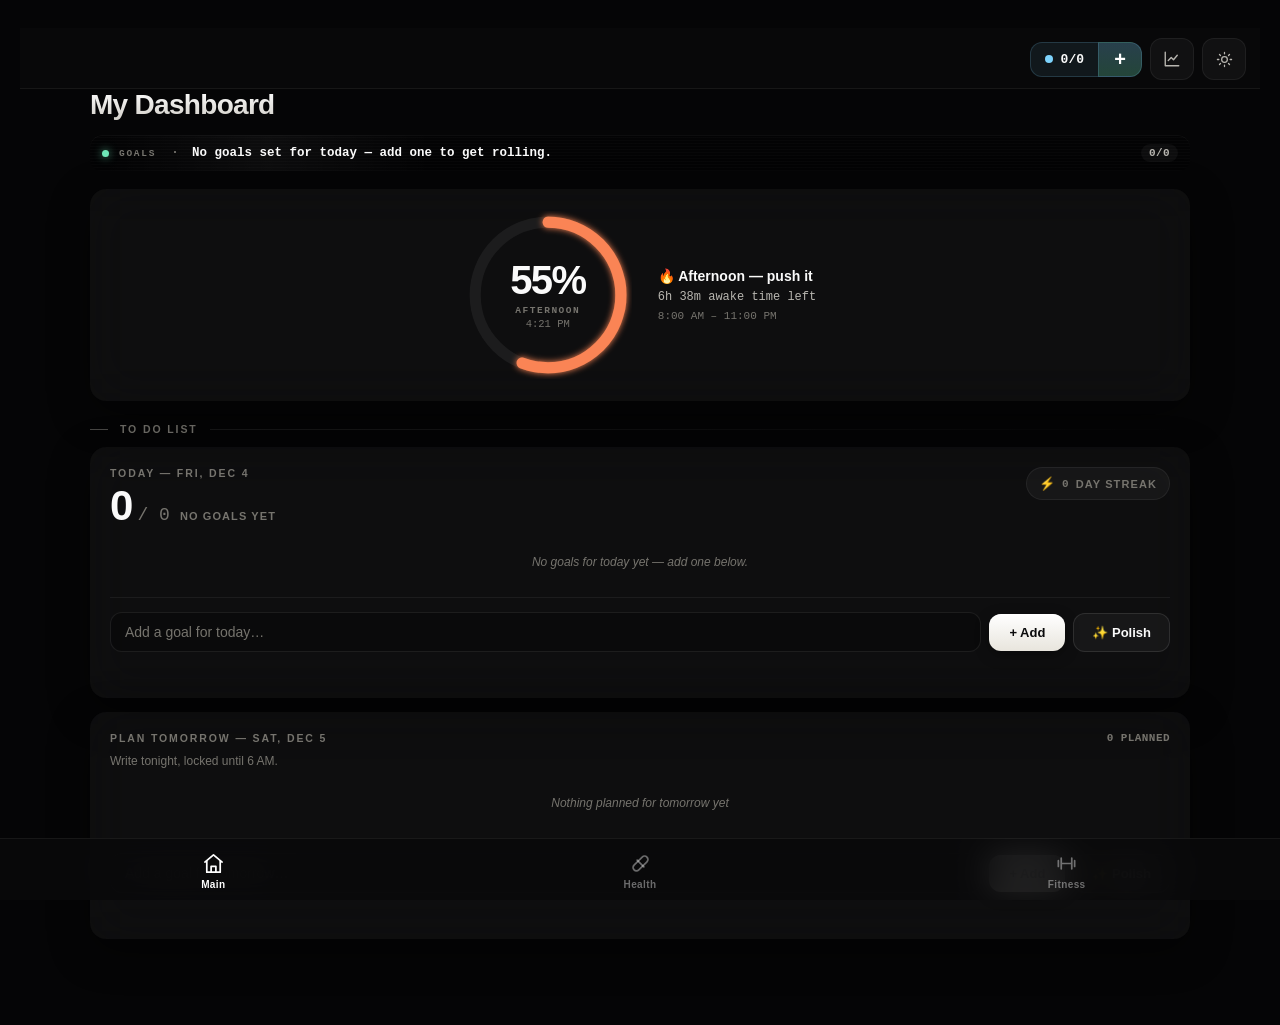
<file: index.html>
<!DOCTYPE html>
<html lang="en">
<head>
<meta charset="UTF-8">
<meta name="viewport" content="width=device-width, initial-scale=1, viewport-fit=cover">
<meta name="theme-color" content="#050506">
<title>My Dashboard</title>
<link rel="icon" href="data:image/svg+xml,<svg xmlns=%22http://www.w3.org/2000/svg%22 viewBox=%220 0 100 100%22><text y=%22.9em%22 font-size=%2290%22>%F0%9F%93%9A</text></svg>">
<script src="theme.js"></script>
<link rel="stylesheet" href="theme.css">
<script src="topbar.js" defer></script>
<style>
:root {
  --success: var(--good);
  --warning: var(--warn);
  --danger: var(--bad);
}

* { box-sizing: border-box; }
html, body {
  margin: 0; padding: 0;
  background: var(--bg-deep);
  color: var(--text-secondary);
  font-family: var(--font);
  -webkit-font-smoothing: antialiased;
  -moz-osx-font-smoothing: grayscale;
  -webkit-text-size-adjust: 100%;
}
body {
  min-height: 100vh;
  position: relative;
  overflow-x: hidden;
  padding: max(28px, env(safe-area-inset-top)) 20px 60px;
}
body::before {
  content: '';
  position: fixed; inset: 0;
  background:
    radial-gradient(circle at 82% 14%, rgba(224, 118, 88, 0.16), transparent 45%),
    radial-gradient(circle at 18% 90%, rgba(180, 180, 200, 0.06), transparent 50%);
  filter: blur(40px);
  pointer-events: none;
  z-index: -2;
  animation: drift 36s ease-in-out infinite alternate;
}
body::after {
  content: '';
  position: fixed; inset: 0;
  background-image: radial-gradient(rgba(var(--ink), 0.014) 1px, transparent 1px);
  background-size: 3px 3px;
  pointer-events: none;
  z-index: -1;
}
@keyframes drift {
  0%   { transform: translate3d(0,0,0); }
  100% { transform: translate3d(-22px, 14px, 0); }
}

.page {
  max-width: 1100px;
  margin: 0 auto;
}

/* ===== Component 1: page title ===== */
.dash-title {
  margin: 0 0 14px;
  font-size: 28px;
  font-weight: 700;
  letter-spacing: -0.025em;
  background: var(--title-grad);
  -webkit-background-clip: text;
  background-clip: text;
  -webkit-text-fill-color: transparent;
  color: transparent;
}
@media (max-width: 480px) { .dash-title { font-size: 22px; } }

/* ===== Component 2: Goal Ticker ===== */
.ticker-row {
  display: grid;
  grid-template-columns: 1fr;
  gap: 4px;
  margin-bottom: 18px;
}
.goal-ticker {
  position: relative; overflow: hidden;
  display: flex; align-items: center; gap: 10px;
  padding: 7px 12px;
  border-radius: 12px;
  background:
    linear-gradient(180deg, var(--inset-bg) 0%, var(--inset-bg) 100%),
    repeating-linear-gradient(0deg, rgba(var(--ink), 0.025) 0, rgba(var(--ink), 0.025) 1px, transparent 1px, transparent 3px);
  box-shadow: inset 0 1px 0 rgba(var(--ink), 0.04);
}
.goal-ticker::after {
  content: '';
  position: absolute; top: 0; bottom: 0;
  width: 30%;
  background: linear-gradient(90deg, transparent, rgba(var(--ink), 0.04), transparent);
  pointer-events: none;
  animation: ticker-sweep 8s linear infinite;
}
@keyframes ticker-sweep {
  0%   { left: -40%; }
  100% { left: 110%; }
}
.goal-ticker-led { display: inline-flex; align-items: center; }
.goal-ticker-led-dot {
  width: 7px; height: 7px; border-radius: 50%;
  background: var(--good);
  box-shadow: 0 0 8px rgba(var(--good-rgb),0.7);
  animation: led-pulse 1.6s ease-in-out infinite;
}
@keyframes led-pulse {
  0%, 100% { opacity: 1; transform: scale(1); }
  50%      { opacity: 0.45; transform: scale(0.85); }
}
.goal-ticker-label {
  font-family: var(--font-mono);
  font-size: 9.5px; font-weight: 800;
  letter-spacing: 0.18em;
  color: var(--text-tertiary);
}
.goal-ticker-stage {
  position: relative; overflow: hidden;
  flex: 1; height: 22px;
}
.goal-ticker-row {
  position: absolute; inset: 0;
  display: flex; align-items: center; gap: 8px;
  font-family: var(--font-mono);
  font-size: 12.5px; font-weight: 600;
  font-variant-numeric: tabular-nums;
  color: var(--text-primary);
  white-space: nowrap;
  opacity: 1;
  transition: opacity 0.22s ease;
}
.goal-ticker-row.is-fading { opacity: 0; }
.goal-ticker-status {
  display: inline-flex; justify-content: center;
  width: 18px;
  color: var(--text-tertiary);
}
.goal-ticker-status[data-status="done"]    { color: var(--success); }
.goal-ticker-status[data-status="pending"] { color: var(--text-tertiary); }
.goal-ticker-text {
  flex: 1;
  overflow: hidden; text-overflow: ellipsis; white-space: nowrap;
}
.goal-ticker-meta {
  font-family: var(--font-mono);
  font-size: 11px; font-weight: 700;
  font-variant-numeric: tabular-nums;
  letter-spacing: 0.04em;
  color: var(--text-secondary);
  padding: 3px 8px;
  border-radius: 999px;
  background: rgba(var(--ink), 0.04);
}
@media (max-width: 480px) {
  .goal-ticker { padding: 9px 12px; }
  .goal-ticker-label { font-size: 9px; letter-spacing: 0.14em; }
  .goal-ticker-row { font-size: 12px; }
  .goal-ticker-meta { font-size: 10px; padding: 2px 7px; }
}

/* ===== Component 3: Day Ring ===== */
.day-ring-wrap {
  display: flex; flex-wrap: wrap;
  align-items: center; justify-content: center;
  gap: 26px;
  padding: 22px;
  margin-bottom: 22px;
  border-radius: 16px;
  background: var(--card-glass);
  backdrop-filter: blur(24px) saturate(1.2);
  -webkit-backdrop-filter: blur(24px) saturate(1.2);
  box-shadow: var(--shadow-card);
}
.day-ring {
  position: relative;
  width: 168px; height: 168px;
  flex-shrink: 0;
}
.day-ring svg { width: 100%; height: 100%; display: block; }
.day-ring-track { fill: none; stroke: rgba(var(--ink), 0.06); stroke-width: 8; }
.day-ring-fill {
  fill: none;
  stroke-width: 8;
  stroke-linecap: round;
  transform: rotate(-90deg);
  transform-origin: 60px 60px;
  transition: stroke 0.7s cubic-bezier(0.22, 1, 0.36, 1),
              stroke-dashoffset 0.7s cubic-bezier(0.22, 1, 0.36, 1);
}
.day-ring-overlay {
  position: absolute; inset: 0;
  display: flex; flex-direction: column;
  align-items: center; justify-content: center;
  pointer-events: none;
}
.day-ring-percent {
  font-size: 40px; font-weight: 800;
  font-variant-numeric: tabular-nums;
  letter-spacing: -0.04em;
  color: var(--text-primary);
  line-height: 1;
}
.day-ring-phase {
  margin-top: 5px;
  font-family: var(--font-mono);
  font-size: 9.5px; font-weight: 800;
  letter-spacing: 0.16em; text-transform: uppercase;
  color: var(--text-tertiary);
}
.day-ring-clock {
  font-family: var(--font-mono);
  font-size: 10.5px;
  color: var(--text-tertiary);
  margin-top: 2px;
}
.day-ring-text {
  display: flex; flex-direction: column;
  gap: 6px;
  max-width: 280px;
}
.day-ring-status { font-size: 14px; font-weight: 700; color: var(--text-primary); }
.day-ring-remaining { font-family: var(--font-mono); font-size: 12px; color: var(--text-secondary); }
.day-ring-hours { font-family: var(--font-mono); font-size: 11px; color: var(--text-tertiary); }
@media (max-width: 480px) {
  .day-ring { width: 144px; height: 144px; }
  .day-ring-percent { font-size: 32px; }
  .day-ring-status { font-size: 13px; }
}

/* ===== Component 4: section + To Do List ===== */
.section { margin-top: 8px; }
.section-title {
  font-size: 10.5px; font-weight: 700;
  letter-spacing: 0.18em; text-transform: uppercase;
  color: var(--text-tertiary);
  display: flex; align-items: center; gap: 12px;
  margin-bottom: 12px;
}
.section-title::before {
  content: ''; width: 18px; height: 1px;
  background: var(--text-tertiary); opacity: 0.6;
}
.section-title::after {
  content: ''; flex: 1; height: 1px;
  background: linear-gradient(90deg, rgba(var(--ink), 0.08), transparent);
}

.gm-card {
  position: relative;
  background: var(--card-glass);
  border-radius: 16px;
  padding: 20px;
  margin-bottom: 14px;
  backdrop-filter: blur(24px) saturate(1.2);
  -webkit-backdrop-filter: blur(24px) saturate(1.2);
  box-shadow: var(--shadow-card);
  transition: background 0.4s;
  overflow: hidden;
}
.gm-card.gm-all-done::before {
  content: '';
  position: absolute; inset: 0;
  background: radial-gradient(circle at 50% 0%, rgba(var(--good-rgb),0.10), transparent 60%);
  pointer-events: none;
}
.gm-card.gm-all-done .gm-progress-num,
.gm-card.gm-all-done .gm-progress-label { color: var(--success); }

.gm-header {
  display: flex; align-items: flex-start; justify-content: space-between;
  flex-wrap: wrap; gap: 12px;
  margin-bottom: 14px;
  position: relative;
}
.gm-header-left { display: flex; flex-direction: column; }
.gm-eyebrow {
  font-size: 10.5px; font-weight: 700;
  letter-spacing: 0.18em; text-transform: uppercase;
  color: var(--text-tertiary);
  margin-bottom: 6px;
}
.gm-progress-row { display: flex; align-items: baseline; gap: 6px; }
.gm-progress-num {
  font-size: 42px; font-weight: 700;
  font-variant-numeric: tabular-nums;
  letter-spacing: -0.045em;
  color: var(--text-primary);
  line-height: 1;
}
.gm-progress-total {
  font-family: var(--font-mono);
  font-size: 18px;
  color: var(--text-tertiary);
}
.gm-progress-label {
  font-size: 11px; font-weight: 600;
  letter-spacing: 0.10em; text-transform: uppercase;
  color: var(--text-tertiary);
  margin-left: 4px;
}
.gm-tomorrow-sub { font-size: 12px; color: var(--text-tertiary); margin-top: 4px; }
.gm-tomorrow-count {
  font-family: var(--font-mono);
  font-size: 11px; font-weight: 600;
  font-variant-numeric: tabular-nums;
  letter-spacing: 0.04em; text-transform: uppercase;
  color: var(--text-tertiary);
}
.gm-card-tomorrow .gm-progress-row { display: none; }

.gm-streak {
  display: inline-flex; align-items: center; gap: 6px;
  padding: 8px 12px;
  border-radius: 999px;
  background: rgba(var(--ink), 0.04);
  border: 1px solid rgba(var(--ink), 0.06);
  color: var(--text-tertiary);
  font-size: 11px; font-weight: 600;
  letter-spacing: 0.10em; text-transform: uppercase;
  transition: background 0.25s, color 0.25s, border-color 0.25s;
}
.gm-streak-icon { font-size: 13px; }
.gm-streak-num {
  font-family: var(--font-mono);
  font-weight: 700;
  font-variant-numeric: tabular-nums;
}
.gm-streak.gm-streak-active {
  background: rgba(var(--warn-rgb),0.10);
  color: var(--warn);
  border-color: rgba(var(--warn-rgb),0.32);
}
.gm-streak.gm-streak-active .gm-streak-icon {
  filter: drop-shadow(0 0 6px rgba(var(--warn-rgb),0.6));
}

.gm-bar {
  display: flex; gap: 4px;
  height: 6px;
  margin-bottom: 16px;
}
.gm-bar:empty { display: none; }
.gm-bar-seg {
  flex: 1;
  background: rgba(var(--ink), 0.06);
  border-radius: 3px;
  transition: background 0.3s, box-shadow 0.3s;
}
.gm-bar-seg-done {
  background: var(--good);
  box-shadow: 0 0 6px rgba(var(--good-rgb),0.40);
}

.goal-list { list-style: none; margin: 0; padding: 0; }
.empty-state {
  text-align: center;
  font-size: 12px; font-style: italic;
  color: var(--text-tertiary);
  padding: 14px 0;
}

.gm-row {
  display: flex; align-items: center; gap: 12px;
  padding: 12px 14px;
  margin-bottom: 6px;
  background: rgba(var(--ink), 0.035);
  border: 1px solid rgba(var(--ink), 0.06);
  border-radius: 12px;
  transition: background 0.2s, opacity 0.3s;
  position: relative;
}
.gm-row:hover { background: rgba(var(--ink), 0.06); }
.gm-row.gm-row-done {
  opacity: 0.45;
  background: rgba(var(--good-rgb),0.04);
}
.gm-row.gm-row-done .gm-text {
  text-decoration: line-through;
  text-decoration-color: rgba(var(--ink), 0.4);
}
.gm-row.gm-row-queued {
  background: rgba(var(--warn-rgb),0.10);
  box-shadow: inset 3px 0 0 0 var(--warn);
}
.gm-row.gm-row-queued .gm-text { color: var(--warn-text); }
.gm-row.is-drag-over { border-top: 2px solid var(--good); }
.gm-row.is-queue-flashing { animation: gm-queue-flash 0.48s ease-out; }
@keyframes gm-queue-flash {
  0%   { background: rgba(var(--ink), 0.035); transform: scale(1); }
  40%  { background: rgba(var(--warn-rgb),0.32); transform: scale(1.015); }
  100% { background: rgba(var(--ink), 0.035); transform: scale(1); }
}

.gm-handle {
  width: 14px; flex-shrink: 0;
  color: var(--text-tertiary);
  font-weight: 700; font-size: 14px;
  letter-spacing: -2px;
  cursor: grab;
  opacity: 0;
  transition: opacity 0.2s;
  user-select: none;
}
.gm-row:hover .gm-handle { opacity: 1; }
.gm-handle:active { cursor: grabbing; }

.gm-check {
  appearance: none; -webkit-appearance: none;
  width: 22px; height: 22px; flex-shrink: 0;
  margin: 0;
  border: 1.5px solid rgba(var(--ink), 0.18);
  background: var(--input-bg);
  border-radius: 7px;
  position: relative;
  cursor: pointer;
  transition: background 0.2s, border-color 0.2s, box-shadow 0.25s;
}
.gm-check:checked {
  background: var(--good);
  border-color: var(--good);
  box-shadow: 0 0 12px rgba(var(--good-rgb),0.40);
}
.gm-check:checked::after {
  content: '';
  position: absolute; left: 6px; top: 2px;
  width: 6px; height: 11px;
  border: solid var(--on-good);
  border-width: 0 2.5px 2.5px 0;
  transform: rotate(45deg);
  animation: gm-check-pop 0.28s cubic-bezier(0.34, 1.56, 0.64, 1);
}
@keyframes gm-check-pop {
  from { transform: rotate(45deg) scale(0); }
  to   { transform: rotate(45deg) scale(1); }
}
.gm-check:disabled { cursor: not-allowed; opacity: 0.55; }

.gm-text {
  flex: 1;
  font-size: 14px;
  color: var(--text-primary);
  cursor: text;
  outline: none;
  border-radius: 4px;
  padding: 2px 4px;
  margin: -2px -4px;
}
.gm-text[contenteditable="true"] {
  outline: 1px solid rgba(var(--ink), 0.18);
  background: var(--input-bg);
}

.gm-queue-btn {
  border: 0; background: transparent;
  color: var(--text-tertiary);
  font-size: 14px;
  cursor: pointer;
  padding: 4px 6px;
  border-radius: 6px;
  opacity: 0.55;
  transition: opacity 0.2s, color 0.2s, transform 0.1s;
}
.gm-queue-btn:hover { opacity: 1; }
.gm-queue-btn.gm-queue-active {
  color: var(--warn);
  opacity: 1;
  filter: drop-shadow(0 0 4px rgba(var(--warn-rgb),0.65));
}
.gm-queue-btn:disabled { cursor: not-allowed; opacity: 0.3; }

.goal-delete {
  border: 0; background: transparent;
  color: var(--text-tertiary);
  font-size: 18px;
  cursor: pointer;
  padding: 0 4px;
  opacity: 0.5;
  transition: opacity 0.2s, color 0.2s;
}
.gm-row:hover .goal-delete { opacity: 1; }
.goal-delete:hover { color: var(--danger); }

.gm-show-toggle {
  width: 100%;
  margin: 6px 0 0;
  padding: 9px;
  border: 1px dashed rgba(var(--ink), 0.12);
  border-radius: 10px;
  background: transparent;
  color: var(--text-tertiary);
  font-family: inherit;
  font-size: 11px; font-weight: 600;
  letter-spacing: 0.06em; text-transform: uppercase;
  cursor: pointer;
  transition: color 0.2s, border-color 0.2s;
}
.gm-show-toggle:hover { color: var(--text-primary); border-color: rgba(var(--ink), 0.22); }

.gm-push-btn {
  width: 100%;
  margin-top: 14px;
  padding: 11px;
  border: 1px dashed rgba(var(--ink), 0.16);
  border-radius: 12px;
  background: transparent;
  color: var(--text-tertiary);
  font-family: inherit;
  font-size: 11px; font-weight: 700;
  letter-spacing: 0.10em; text-transform: uppercase;
  cursor: pointer;
  transition: color 0.2s, border-color 0.2s, background 0.2s;
}
.gm-push-btn:hover {
  color: var(--text-primary);
  border-color: rgba(var(--ink), 0.30);
  border-style: solid;
  background: rgba(var(--ink), 0.04);
}

.goal-input-wrap.gm-input-wrap {
  display: flex; gap: 8px; align-items: center; flex-wrap: wrap;
  margin-top: 14px;
  padding-top: 14px;
  border-top: 1px solid rgba(var(--ink), 0.06);
}
.gm-input {
  flex: 1; min-width: 0;
  padding: 11px 14px;
  border: 1px solid rgba(var(--ink), 0.08);
  border-radius: 12px;
  background: var(--input-bg);
  color: var(--text-primary);
  font-family: inherit; font-size: 14px;
  outline: none;
  transition: border-color 0.2s, background 0.2s;
}
.gm-input::placeholder { color: var(--text-tertiary); }
.gm-input:focus { border-color: rgba(var(--ink), 0.28); background: var(--input-bg-focus); }

.gm-add {
  padding: 11px 20px;
  border: 0; border-radius: 12px;
  background: var(--btn-grad);
  color: var(--btn-text);
  font-family: inherit; font-size: 13px; font-weight: 700;
  cursor: pointer;
  box-shadow: var(--btn-shadow);
  transition: transform 0.1s, filter 0.15s;
}
.gm-add:hover { filter: brightness(1.06); transform: translateY(-1px); }
.gm-add:active { transform: translateY(0); }

.gm-polish {
  padding: 11px 18px;
  border: 1px solid rgba(var(--ink), 0.10);
  border-radius: 12px;
  background: rgba(var(--ink), 0.04);
  color: var(--text-primary);
  font-family: inherit; font-size: 13px; font-weight: 600;
  cursor: pointer;
  transition: background 0.15s, border-color 0.15s;
}
.gm-polish:hover {
  background: rgba(var(--ink), 0.07);
  border-color: rgba(var(--ink), 0.18);
}

.gm-status {
  flex-basis: 100%;
  font-size: 11px;
  color: var(--text-tertiary);
  min-height: 14px;
  margin-top: 4px;
}
.gm-status.gm-status-error { color: var(--danger); }

@media (max-width: 480px) {
  body { padding: max(20px, env(safe-area-inset-top)) 14px 50px; }
  .gm-card { padding: 16px; }
  .gm-progress-num { font-size: 36px; }
}
</style>
</head>
<body>
<div class="page">

  <h1 class="dash-title">My Dashboard</h1>

  <div class="ticker-row">
    <div class="goal-ticker" id="goalTicker" aria-live="polite" aria-atomic="true">
      <div class="goal-ticker-led"><span class="goal-ticker-led-dot"></span></div>
      <div class="goal-ticker-label">GOALS</div>
      <div class="goal-ticker-stage" id="goalTickerStage">
        <div class="goal-ticker-row">
          <span class="goal-ticker-status" data-status="">—</span>
          <span class="goal-ticker-text">Loading…</span>
        </div>
      </div>
      <div class="goal-ticker-meta" id="goalTickerMeta">0/0</div>
    </div>
  </div>

  <div class="day-ring-wrap">
    <div class="day-ring">
      <svg viewBox="0 0 120 120">
        <defs>
          <filter id="dayRingGlow" x="-20%" y="-20%" width="140%" height="140%">
            <feGaussianBlur stdDeviation="2.4" result="b" />
            <feMerge><feMergeNode in="b"/><feMergeNode in="SourceGraphic"/></feMerge>
          </filter>
        </defs>
        <circle class="day-ring-track" cx="60" cy="60" r="52" />
        <circle class="day-ring-fill"  cx="60" cy="60" r="52" id="dayRingFill" filter="url(#dayRingGlow)" />
      </svg>
      <div class="day-ring-overlay">
        <div class="day-ring-percent" id="dayRingPercent">—</div>
        <div class="day-ring-phase"   id="dayRingPhase">—</div>
        <div class="day-ring-clock"   id="dayRingClock">—</div>
      </div>
    </div>
    <div class="day-ring-text">
      <div class="day-ring-status"    id="dayRingStatus">Loading…</div>
      <div class="day-ring-remaining" id="dayRingRemaining">—</div>
      <div class="day-ring-hours">8:00 AM – 11:00 PM</div>
    </div>
  </div>

  <div class="section">
    <div class="section-title">To Do List</div>

    <!-- TODAY -->
    <div class="gm-card" id="gmCardToday">
      <div class="gm-header">
        <div class="gm-header-left">
          <div class="gm-eyebrow" id="todayLabel">Today —</div>
          <div class="gm-progress-row">
            <span class="gm-progress-num"   id="gmProgressNum">0</span>
            <span class="gm-progress-total" id="gmProgressTotal">/ 0</span>
            <span class="gm-progress-label" id="gmProgressLabel">no goals yet</span>
          </div>
        </div>
        <div class="gm-streak" id="gmStreak">
          <span class="gm-streak-icon">⚡</span>
          <span class="gm-streak-num" id="gmStreakNum">0</span>
          <span>day streak</span>
        </div>
      </div>
      <div class="gm-bar" id="gmBar"></div>
      <ul id="goalList" class="goal-list gm-list"></ul>
      <div id="emptyState" class="empty-state">No goals for today yet — add one below.</div>
      <button type="button" id="gmPushBtn" class="gm-push-btn" style="display:none;">Push remaining to tomorrow</button>
      <div class="goal-input-wrap gm-input-wrap">
        <input id="goalInput" class="gm-input" type="text" placeholder="Add a goal for today…" autocomplete="off">
        <button type="button" id="goalAddBtn"    class="gm-add">+ Add</button>
        <button type="button" id="goalPolishBtn" class="gm-polish">✨ Polish</button>
        <div class="gm-status" id="polishStatus"></div>
      </div>
    </div>

    <!-- PLAN TOMORROW -->
    <div class="gm-card gm-card-tomorrow" id="gmCardTomorrow">
      <div class="gm-header">
        <div class="gm-header-left">
          <div class="gm-eyebrow" id="tomorrowLabel">Plan tomorrow —</div>
          <div class="gm-tomorrow-sub">Write tonight, locked until 6 AM.</div>
        </div>
        <div class="gm-tomorrow-count" id="gmTomorrowCount">0 planned</div>
      </div>
      <ul id="tomorrowList" class="goal-list gm-list"></ul>
      <div id="tomorrowEmpty" class="empty-state">Nothing planned for tomorrow yet</div>
      <div class="goal-input-wrap gm-input-wrap">
        <input id="tomorrowInput" class="gm-input" type="text" placeholder="Add a goal for tomorrow…" autocomplete="off">
        <button type="button" id="tomorrowAddBtn"    class="gm-add">+ Add</button>
        <button type="button" id="tomorrowPolishBtn" class="gm-polish">✨ Polish</button>
        <div class="gm-status" id="tomorrowStatus"></div>
      </div>
    </div>
  </div>

</div>

<script>
(function () {
  'use strict';

  // Paste your Anthropic key here to enable ✨ Polish. Empty = falls back to plain add.
  const ANTHROPIC_API_KEY = '';

  const WAKE_HOUR  = 8;
  const SLEEP_HOUR = 23;

  // ---------- storage helpers ----------
  function storeGet(key) {
    try { return JSON.parse(localStorage.getItem(key)); } catch (e) { return null; }
  }
  function storeSet(key, value) {
    try { localStorage.setItem(key, JSON.stringify(value)); } catch (e) {}
    if (typeof key === 'string' && key.indexOf('goals:') === 0) {
      window.dispatchEvent(new CustomEvent('goals-changed'));
    }
  }
  function storeDelete(key) { try { localStorage.removeItem(key); } catch (e) {} }
  function storeListKeys(prefix) {
    const out = [];
    for (let i = 0; i < localStorage.length; i++) {
      const k = localStorage.key(i);
      if (k && k.indexOf(prefix) === 0) out.push(k);
    }
    return out;
  }

  // ---------- date helpers ----------
  function pad2(n) { return String(n).padStart(2, '0'); }
  function dateToKey(d) { return d.getFullYear() + '-' + pad2(d.getMonth() + 1) + '-' + pad2(d.getDate()); }
  function getActiveDateString() {
    const now = new Date();
    if (now.getHours() < 6) {
      const d = new Date(now);
      d.setDate(d.getDate() - 1);
      return dateToKey(d);
    }
    return dateToKey(now);
  }
  function getTomorrowDateString() {
    const now = new Date();
    const d = new Date(now);
    if (now.getHours() >= 6) d.setDate(d.getDate() + 1);
    return dateToKey(d);
  }
  function formatDate(yyyy_mm_dd) {
    const parts = yyyy_mm_dd.split('-').map(Number);
    const d = new Date(parts[0], parts[1] - 1, parts[2]);
    const wk = ['Sun','Mon','Tue','Wed','Thu','Fri','Sat'][d.getDay()];
    const mo = ['Jan','Feb','Mar','Apr','May','Jun','Jul','Aug','Sep','Oct','Nov','Dec'][d.getMonth()];
    return wk + ', ' + mo + ' ' + d.getDate();
  }

  function todayKey()    { return 'goals:' + getActiveDateString(); }
  function tomorrowKey() { return 'goals:' + getTomorrowDateString(); }

  function getGoals(key) {
    const g = storeGet(key);
    return Array.isArray(g) ? g : [];
  }
  function setGoals(key, list) { storeSet(key, list); }

  // ---------- rollover: pull undone older goals into today ----------
  function rollover() {
    const todayDateStr = getActiveDateString();
    const todayK = 'goals:' + todayDateStr;
    let today = getGoals(todayK);
    const texts = new Set(today.map(g => g.text));

    storeListKeys('goals:').forEach(k => {
      const dateStr = k.slice('goals:'.length);
      if (dateStr >= todayDateStr) return;
      const old = getGoals(k);
      old.forEach(g => {
        if (!g.done && g.text && !texts.has(g.text)) {
          today.push({ text: g.text, done: false });
          texts.add(g.text);
        }
      });
      storeDelete(k);
    });
    setGoals(todayK, today);
  }

  // ---------- streak ----------
  function loadStreak() {
    const s = storeGet('goal_streak_v1');
    if (s && typeof s.count === 'number') return s;
    return { count: 0, lastProcessedDate: '' };
  }
  function saveStreak(s) { storeSet('goal_streak_v1', s); }

  function processStreak() {
    const s = loadStreak();
    const todayDateStr = getActiveDateString();
    const keys = storeListKeys('goals:')
      .map(k => k.slice('goals:'.length))
      .filter(d => d < todayDateStr)
      .sort();
    keys.forEach(dateStr => {
      if (s.lastProcessedDate && dateStr <= s.lastProcessedDate) return;
      const list = getGoals('goals:' + dateStr);
      if (list.length === 0) { /* don't break the streak on empty days */ }
      else if (list.every(g => g.done)) s.count += 1;
      else s.count = 0;
      s.lastProcessedDate = dateStr;
    });
    saveStreak(s);
  }

  // ---------- Goal Ticker ----------
  const tickerStage = document.getElementById('goalTickerStage');
  const tickerMeta  = document.getElementById('goalTickerMeta');
  let cycleIdx = 0;
  let tickerTimer = null;

  function buildTickerItems() {
    const goals = getGoals(todayKey());
    const total = goals.length;
    const done  = goals.filter(g => g.done).length;
    if (total === 0) return { items: [{ status: 'empty',   text: 'No goals set for today — add one to get rolling.' }], done, total };
    if (done === total) return { items: [{ status: 'done', text: '✓ All goals done — solid day.' }], done, total };
    const items = goals.filter(g => !g.done).map(g => ({ status: 'pending', text: g.text }));
    return { items, done, total };
  }

  function statusGlyph(status) {
    if (status === 'done') return '✓';
    if (status === 'pending') return '○';
    return '·';
  }

  let firstTick = true;
  function tick() {
    const { items, done, total } = buildTickerItems();
    if (cycleIdx >= items.length) cycleIdx = 0;
    const item = items[cycleIdx];
    cycleIdx = (cycleIdx + 1) % items.length;
    tickerMeta.textContent = done + '/' + total;

    let row = tickerStage.querySelector('.goal-ticker-row');
    if (!row) {
      row = document.createElement('div');
      row.className = 'goal-ticker-row';
      row.innerHTML =
        '<span class="goal-ticker-status"></span>' +
        '<span class="goal-ticker-text"></span>';
      tickerStage.appendChild(row);
    }

    const statusEl = row.querySelector('.goal-ticker-status');
    const textEl   = row.querySelector('.goal-ticker-text');

    const apply = () => {
      statusEl.setAttribute('data-status', item.status);
      statusEl.textContent = statusGlyph(item.status);
      textEl.textContent = item.text;
      row.classList.remove('is-fading');
    };

    if (firstTick) { apply(); firstTick = false; return; }
    row.classList.add('is-fading');
    setTimeout(apply, 220);
  }

  function startTicker() {
    tick();
    if (tickerTimer) clearInterval(tickerTimer);
    tickerTimer = setInterval(tick, 5000);
  }

  window.addEventListener('goals-changed', () => {
    cycleIdx = 0;
    tick();
  });

  // ---------- Day Ring ----------
  const PALETTE = [
    [0,    [255, 216, 158]],
    [12.5, [255, 205, 121]],
    [25,   [255, 227, 143]],
    [37.5, [255, 183, 106]],
    [50,   [255, 149,  89]],
    [62.5, [243, 111,  79]],
    [75,   [226,  93, 122]],
    [87.5, [123,  91, 176]],
    [100,  [ 47,  58, 102]]
  ];
  function lerp(a, b, t) { return a + (b - a) * t; }
  function paletteAt(p) {
    if (p <= PALETTE[0][0]) return PALETTE[0][1];
    if (p >= PALETTE[PALETTE.length - 1][0]) return PALETTE[PALETTE.length - 1][1];
    for (let i = 0; i < PALETTE.length - 1; i++) {
      const [p0, c0] = PALETTE[i];
      const [p1, c1] = PALETTE[i + 1];
      if (p >= p0 && p <= p1) {
        const t = (p - p0) / (p1 - p0);
        return [lerp(c0[0], c1[0], t), lerp(c0[1], c1[1], t), lerp(c0[2], c1[2], t)];
      }
    }
    return [255,255,255];
  }
  function rgb(c) { return 'rgb(' + Math.round(c[0]) + ',' + Math.round(c[1]) + ',' + Math.round(c[2]) + ')'; }

  function formatClock(d) {
    let h = d.getHours();
    const m = d.getMinutes();
    const ampm = h >= 12 ? 'PM' : 'AM';
    h = h % 12;
    if (h === 0) h = 12;
    return h + ':' + pad2(m) + ' ' + ampm;
  }
  function formatRemaining(totalMin) {
    const h = Math.floor(totalMin / 60);
    const m = Math.floor(totalMin % 60);
    return h + 'h ' + m + 'm';
  }

  const C = 2 * Math.PI * 52;
  const fillEl = document.getElementById('dayRingFill');
  fillEl.setAttribute('stroke-dasharray', C);
  fillEl.setAttribute('stroke-dashoffset', C);

  function updateDayRing() {
    const now = new Date();
    const hours = now.getHours() + now.getMinutes() / 60 + now.getSeconds() / 3600;
    const percentEl   = document.getElementById('dayRingPercent');
    const phaseEl     = document.getElementById('dayRingPhase');
    const clockEl     = document.getElementById('dayRingClock');
    const statusEl    = document.getElementById('dayRingStatus');
    const remainingEl = document.getElementById('dayRingRemaining');

    clockEl.textContent = formatClock(now);

    if (hours < WAKE_HOUR) {
      fillEl.setAttribute('stroke-dashoffset', C);
      fillEl.style.stroke = 'var(--text-quaternary)';
      percentEl.textContent = '—';
      phaseEl.textContent   = 'SLEEPING';
      statusEl.textContent  = '😴 Still sleeping';
      const minsUntil = (WAKE_HOUR - hours) * 60;
      remainingEl.textContent = formatRemaining(minsUntil) + ' until wake-up';
      return;
    }

    if (hours >= SLEEP_HOUR) {
      fillEl.setAttribute('stroke-dashoffset', 0);
      fillEl.style.stroke = '#E25D7A';
      percentEl.textContent = '100%';
      phaseEl.textContent   = 'PAST BEDTIME';
      statusEl.textContent  = '⚠️ Past bedtime';
      remainingEl.textContent = 'Sleep!';
      return;
    }

    const span = SLEEP_HOUR - WAKE_HOUR;
    const percent = (hours - WAKE_HOUR) / span * 100;
    fillEl.setAttribute('stroke-dashoffset', C * (1 - percent / 100));
    fillEl.style.stroke = rgb(paletteAt(percent));
    percentEl.textContent = Math.floor(percent) + '%';

    let phase, status;
    if (percent < 25)      { phase = 'MORNING';   status = '☀️ Morning — fresh start'; }
    else if (percent < 50) { phase = 'MIDDAY';    status = '⚡ Midday — keep moving'; }
    else if (percent < 75) { phase = 'AFTERNOON'; status = '🔥 Afternoon — push it'; }
    else if (percent < 90) { phase = 'EVENING';   status = '⏳ Evening — wrap up'; }
    else                   { phase = 'BEDTIME';   status = '🌙 Bedtime soon'; }
    phaseEl.textContent  = phase;
    statusEl.textContent = status;

    const minsLeft = (SLEEP_HOUR - hours) * 60;
    remainingEl.textContent = formatRemaining(minsLeft) + ' awake time left';
  }

  // ---------- Row building ----------
  function makeInlineEdit(textEl, goals, idx, key, reload) {
    textEl.addEventListener('click', () => {
      if (textEl.getAttribute('contenteditable') === 'true') return;
      const original = textEl.textContent;
      textEl.setAttribute('contenteditable', 'true');
      textEl.focus();
      const range = document.createRange();
      range.selectNodeContents(textEl);
      range.collapse(false);
      const sel = window.getSelection();
      sel.removeAllRanges(); sel.addRange(range);

      function commit() {
        const next = textEl.textContent.trim();
        textEl.removeAttribute('contenteditable');
        if (next && next !== original) {
          const list = getGoals(key);
          if (list[idx]) { list[idx].text = next; setGoals(key, list); }
          reload();
        } else {
          textEl.textContent = original;
        }
      }
      function cancel() {
        textEl.removeAttribute('contenteditable');
        textEl.textContent = original;
      }
      textEl.addEventListener('blur', commit, { once: true });
      textEl.addEventListener('keydown', function onKey(e) {
        if (e.key === 'Enter') { e.preventDefault(); textEl.removeEventListener('keydown', onKey); textEl.blur(); }
        else if (e.key === 'Escape') { e.preventDefault(); textEl.removeEventListener('keydown', onKey); cancel(); }
      });
    });
  }

  function wireDragReorder(row, listEl, key, reload) {
    row.setAttribute('draggable', 'true');
    row.addEventListener('dragstart', (e) => {
      e.dataTransfer.effectAllowed = 'move';
      e.dataTransfer.setData('text/plain', row.dataset.idx);
    });
    row.addEventListener('dragover', (e) => {
      e.preventDefault();
      row.classList.add('is-drag-over');
    });
    row.addEventListener('dragleave', () => row.classList.remove('is-drag-over'));
    row.addEventListener('drop', (e) => {
      e.preventDefault();
      row.classList.remove('is-drag-over');
      const from = parseInt(e.dataTransfer.getData('text/plain'), 10);
      const to   = parseInt(row.dataset.idx, 10);
      if (isNaN(from) || isNaN(to) || from === to) return;
      const list = getGoals(key);
      const [moved] = list.splice(from, 1);
      list.splice(to, 0, moved);
      setGoals(key, list);
      reload();
    });
  }

  function buildGoalRow(goal, idx, key, readOnly, reload) {
    const li = document.createElement('li');
    li.className = 'gm-row';
    li.dataset.idx = String(idx);
    if (goal.done) li.classList.add('gm-row-done');
    if (goal.queued) li.classList.add('gm-row-queued');

    const handle = document.createElement('span');
    handle.className = 'gm-handle';
    handle.textContent = '⋮⋮';
    li.appendChild(handle);

    const cb = document.createElement('input');
    cb.type = 'checkbox';
    cb.className = 'gm-check';
    cb.checked = !!goal.done;
    if (readOnly) { cb.disabled = true; cb.title = 'Activates at 6 AM tomorrow'; }
    cb.addEventListener('change', () => {
      const list = getGoals(key);
      if (!list[idx]) return;
      list[idx].done = cb.checked;
      if (cb.checked) list[idx].doneAt = Date.now();
      else delete list[idx].doneAt;
      setGoals(key, list);
      reload();
    });
    li.appendChild(cb);

    const text = document.createElement('span');
    text.className = 'gm-text';
    text.textContent = goal.text;
    li.appendChild(text);
    makeInlineEdit(text, null, idx, key, reload);

    const queueBtn = document.createElement('button');
    queueBtn.type = 'button';
    queueBtn.className = 'gm-queue-btn' + (goal.queued ? ' gm-queue-active' : '');
    queueBtn.textContent = '⚡';
    queueBtn.title = 'Queue for productivity window';
    if (readOnly) queueBtn.disabled = true;
    queueBtn.addEventListener('click', () => {
      const list = getGoals(key);
      if (!list[idx]) return;
      list[idx].queued = !list[idx].queued;
      setGoals(key, list);
      li.classList.add('is-queue-flashing');
      setTimeout(reload, 480);
    });
    li.appendChild(queueBtn);

    const del = document.createElement('button');
    del.type = 'button';
    del.className = 'goal-delete';
    del.setAttribute('aria-label', 'Delete goal');
    del.textContent = '×';
    del.addEventListener('click', () => {
      const list = getGoals(key);
      list.splice(idx, 1);
      setGoals(key, list);
      reload();
    });
    li.appendChild(del);

    wireDragReorder(li, null, key, reload);
    return li;
  }

  // ---------- Renderers ----------
  function renderTodayHeader() {
    const goals = getGoals(todayKey());
    const total = goals.length;
    const done  = goals.filter(g => g.done).length;
    document.getElementById('gmProgressNum').textContent   = done;
    document.getElementById('gmProgressTotal').textContent = '/ ' + total;
    const label = document.getElementById('gmProgressLabel');
    if (total === 0)        label.textContent = 'no goals yet';
    else if (done === total) label.textContent = 'all done — solid day';
    else                     label.textContent = 'complete';

    document.getElementById('todayLabel').textContent =
      'Today — ' + formatDate(getActiveDateString());

    const bar = document.getElementById('gmBar');
    bar.innerHTML = '';
    goals.forEach(g => {
      const seg = document.createElement('div');
      seg.className = 'gm-bar-seg' + (g.done ? ' gm-bar-seg-done' : '');
      bar.appendChild(seg);
    });

    const card = document.getElementById('gmCardToday');
    card.classList.toggle('gm-all-done', total > 0 && done === total);

    const pushBtn = document.getElementById('gmPushBtn');
    pushBtn.style.display = (total > 0 && done < total) ? 'block' : 'none';
  }

  function renderStreak() {
    const s = loadStreak();
    document.getElementById('gmStreakNum').textContent = s.count;
    document.getElementById('gmStreak').classList.toggle('gm-streak-active', s.count > 0);
  }

  function renderTomorrowCount() {
    const list = getGoals(tomorrowKey());
    document.getElementById('gmTomorrowCount').textContent = list.length + ' planned';
    document.getElementById('tomorrowLabel').textContent =
      'Plan tomorrow — ' + formatDate(getTomorrowDateString());
  }

  function renderListInto(goals, listEl, emptyEl, key, readOnly) {
    listEl.innerHTML = '';
    emptyEl.style.display = goals.length === 0 ? 'block' : 'none';
    const reload = () => (key === todayKey() ? loadToday() : loadTomorrow());

    const visible = goals.length > 5 ? goals.slice(0, 5) : goals;
    visible.forEach((g, i) => listEl.appendChild(buildGoalRow(g, i, key, readOnly, reload)));

    if (goals.length > 5) {
      let expanded = false;
      const toggle = document.createElement('button');
      toggle.type = 'button';
      toggle.className = 'gm-show-toggle';
      const updateLabel = () => {
        toggle.textContent = expanded ? 'Show less ▴' : ('Show ' + (goals.length - 5) + ' more ▾');
      };
      updateLabel();
      toggle.addEventListener('click', () => {
        expanded = !expanded;
        if (expanded) {
          goals.slice(5).forEach((g, i) => {
            const row = buildGoalRow(g, i + 5, key, readOnly, reload);
            listEl.insertBefore(row, toggle);
          });
        } else {
          Array.from(listEl.querySelectorAll('.gm-row')).slice(5).forEach(r => r.remove());
        }
        updateLabel();
      });
      listEl.appendChild(toggle);
    }

    if (key === todayKey()) renderTodayHeader();
    else                    renderTomorrowCount();
  }

  function loadToday() {
    const goals = getGoals(todayKey());
    renderListInto(goals, document.getElementById('goalList'), document.getElementById('emptyState'), todayKey(), false);
  }
  function loadTomorrow() {
    const goals = getGoals(tomorrowKey());
    renderListInto(goals, document.getElementById('tomorrowList'), document.getElementById('tomorrowEmpty'), tomorrowKey(), true);
  }

  // ---------- Push remaining ----------
  document.getElementById('gmPushBtn').addEventListener('click', () => {
    const today    = getGoals(todayKey());
    const remaining = today.filter(g => !g.done);
    if (remaining.length === 0) return;
    if (!confirm('Move ' + remaining.length + ' unchecked goal' + (remaining.length === 1 ? '' : 's') + ' to tomorrow?')) return;
    const tomorrow = getGoals(tomorrowKey());
    const seen = new Set(tomorrow.map(g => g.text));
    remaining.forEach(g => {
      if (!seen.has(g.text)) { tomorrow.push({ text: g.text, done: false }); seen.add(g.text); }
    });
    setGoals(tomorrowKey(), tomorrow);
    setGoals(todayKey(), today.filter(g => g.done));
    loadToday(); loadTomorrow();
  });

  // ---------- Add + Polish handlers ----------
  function showStatus(el, message, isError) {
    el.textContent = message;
    el.classList.toggle('gm-status-error', !!isError);
    clearTimeout(el._t);
    el._t = setTimeout(() => { el.textContent = ''; el.classList.remove('gm-status-error'); }, 3500);
  }

  async function polishOne(text) {
    const res = await fetch('https://api.anthropic.com/v1/messages', {
      method: 'POST',
      headers: {
        'Content-Type': 'application/json',
        'x-api-key': ANTHROPIC_API_KEY,
        'anthropic-version': '2023-06-01',
        'anthropic-dangerous-direct-browser-access': 'true'
      },
      body: JSON.stringify({
        model: 'claude-sonnet-4-5',
        max_tokens: 1000,
        messages: [{
          role: 'user',
          content:
            'Rewrite this single goal so it is concrete, action-oriented, and under 60 characters. ' +
            'Return ONLY a JSON array with exactly one string, no preamble, no code fences.\n\nGoal: ' + text
        }]
      })
    });
    const data = await res.json();
    const content = (data && data.content && data.content[0] && data.content[0].text) || '';
    const arr = JSON.parse(content);
    if (!Array.isArray(arr) || arr.length < 1 || typeof arr[0] !== 'string') throw new Error('bad response');
    return arr[0].trim();
  }

  function makeAddHandlers(input, addBtn, polishBtn, key, statusEl, reload) {
    function plainAdd(text) {
      const list = getGoals(key);
      list.push({ text, done: false });
      setGoals(key, list);
      input.value = '';
      reload();
    }
    addBtn.addEventListener('click', () => {
      const text = input.value.trim();
      if (!text) return;
      plainAdd(text);
    });
    input.addEventListener('keydown', (e) => {
      if (e.key === 'Enter') { e.preventDefault(); addBtn.click(); }
    });
    polishBtn.addEventListener('click', async () => {
      const text = input.value.trim();
      if (!text) return;
      if (!ANTHROPIC_API_KEY) {
        plainAdd(text);
        showStatus(statusEl, 'Polish needs an Anthropic API key — added as-typed.', false);
        return;
      }
      polishBtn.disabled = true;
      try {
        const polished = await polishOne(text);
        plainAdd(polished);
      } catch (e) {
        plainAdd(text);
        showStatus(statusEl, 'Polish failed — added as-typed.', true);
      } finally {
        polishBtn.disabled = false;
      }
    });
  }

  makeAddHandlers(
    document.getElementById('goalInput'),
    document.getElementById('goalAddBtn'),
    document.getElementById('goalPolishBtn'),
    todayKey(),
    document.getElementById('polishStatus'),
    loadToday
  );
  makeAddHandlers(
    document.getElementById('tomorrowInput'),
    document.getElementById('tomorrowAddBtn'),
    document.getElementById('tomorrowPolishBtn'),
    tomorrowKey(),
    document.getElementById('tomorrowStatus'),
    loadTomorrow
  );

  // ---------- Boot ----------
  rollover();
  processStreak();
  loadToday();
  loadTomorrow();
  renderStreak();
  updateDayRing();
  setInterval(updateDayRing, 60 * 1000);
  startTicker();

  // Re-render when storage changes from another tab (or our bridged parent).
  window.addEventListener('storage', () => {
    loadToday(); loadTomorrow(); renderStreak();
  });
})();
</script>
</body>
</html>
</file>
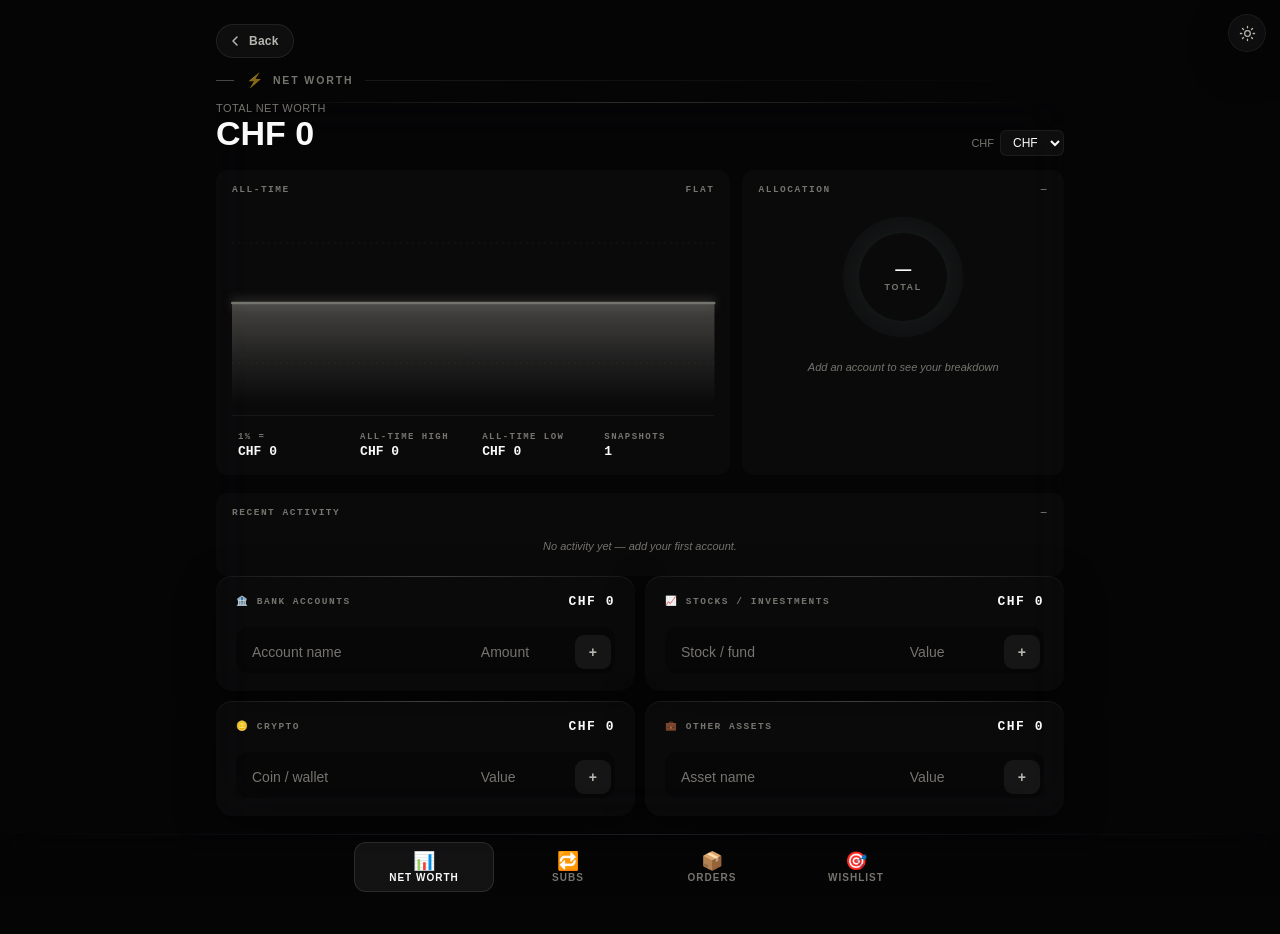
<file: finance.html>
<!DOCTYPE html>
<html lang="en">
<head>
<meta charset="UTF-8">
<meta name="viewport" content="width=device-width, initial-scale=1, maximum-scale=1, user-scalable=no, viewport-fit=cover">
<meta name="theme-color" content="#0a0a0b">
<meta name="apple-mobile-web-app-status-bar-style" content="black-translucent">
<title>Finances</title>
<link rel="icon" href="data:image/svg+xml,<svg xmlns=%22http://www.w3.org/2000/svg%22 viewBox=%220 0 100 100%22><text y=%22.9em%22 font-size=%2290%22>%F0%9F%93%9A</text></svg>">
<script src="theme.js"></script>
<link rel="stylesheet" href="theme.css">
<script src="topbar.js" defer></script>
<style>
:root {
  --bg-card: rgba(var(--ink), 0.04);
  --bg-secondary: rgba(var(--ink), 0.035);
  --glass-bg: var(--card-glass);
  --glass-border: var(--glass-border-c);
  --glass-border-strong: var(--glass-border-c);
  --accent: #E07658;
  --success: var(--good);
  --warning: var(--warn);
  --danger: var(--bad);
  --radius-sm: 8px;
  --radius-md: 12px;
  --radius-lg: 16px;
}

* { box-sizing: border-box; margin: 0; padding: 0; }

html, body {
  background: var(--bg-deep);
  color: var(--text-primary);
  font-family: var(--font);
  -webkit-font-smoothing: antialiased;
  min-height: 100%;
}

/* Backdrop — black with subtle warm + cool washes */
body::before {
  content: '';
  position: fixed;
  inset: -10%;
  z-index: -2;
  background:
    radial-gradient(60% 45% at 82% 14%, rgba(224, 118, 88, 0.16) 0%, transparent 55%),
    radial-gradient(55% 45% at 18% 90%, rgba(180, 180, 200, 0.06) 0%, transparent 55%),
    linear-gradient(180deg, #0A0A0B 0%, #050506 100%);
  filter: blur(40px) saturate(1.05);
  pointer-events: none;
}
body::after {
  content: '';
  position: fixed;
  inset: 0;
  z-index: -1;
  background-image: radial-gradient(rgba(var(--ink), 0.014) 1px, transparent 1px);
  background-size: 3px 3px;
  opacity: 0.7;
  pointer-events: none;
}

.shell {
  max-width: 880px;
  margin: 0 auto;
  padding: 24px 16px 100px;   /* extra bottom padding so tab bar doesn't cover content */
}

/* ===== Back to dashboard ===== */
.fin-back-btn {
  display: inline-flex;
  align-items: center;
  gap: 6px;
  padding: 8px 14px 8px 10px;
  margin: 0 0 14px;
  background: rgba(var(--ink), 0.04);
  border: 1px solid rgba(var(--ink), 0.08);
  border-radius: 999px;
  color: var(--text-secondary);
  font-family: var(--font);
  font-size: 12px;
  font-weight: 600;
  letter-spacing: 0.02em;
  text-decoration: none;
  -webkit-tap-highlight-color: transparent;
  transition: background 0.15s ease, color 0.15s ease;
}
.fin-back-btn:hover, .fin-back-btn:active {
  background: rgba(var(--ink), 0.07);
  color: var(--text-primary);
}
.fin-back-btn svg { display: block; }

/* ===== Bottom tab bar ===== */
.bottom-tabs {
  position: fixed;
  bottom: 0; left: 0; right: 0;
  z-index: 100;
  display: flex;
  justify-content: center;
  gap: 4px;
  padding: 8px max(12px, env(safe-area-inset-left)) calc(8px + env(safe-area-inset-bottom)) max(12px, env(safe-area-inset-right));
  background: linear-gradient(180deg, transparent, rgba(5,5,6,0.92) 30%);
  backdrop-filter: blur(20px);
  -webkit-backdrop-filter: blur(20px);
}
.bottom-tabs::before {
  content: '';
  position: absolute;
  top: 0; left: 12px; right: 12px;
  height: 1px;
  background: linear-gradient(90deg, transparent, rgba(var(--ink), 0.10), transparent);
  pointer-events: none;
}
.bot-tab {
  flex: 1; max-width: 140px;
  display: flex; flex-direction: column; align-items: center; gap: 2px;
  background: transparent;
  border: 1px solid transparent;
  color: var(--text-tertiary);
  padding: 9px 14px 8px;
  border-radius: 12px;
  font-family: inherit;
  cursor: pointer;
  -webkit-tap-highlight-color: transparent;
  transition: background 0.15s, color 0.15s, border-color 0.15s;
}
.bot-tab:hover { color: var(--text-secondary); background: rgba(var(--ink), 0.025); }
.bot-tab.active {
  color: var(--text-primary);
  background: rgba(var(--ink), 0.06);
  border-color: rgba(var(--ink), 0.10);
}
.bot-tab-icon { font-size: 18px; line-height: 1; }
.bot-tab-label {
  font-size: 10px; font-weight: 700;
  letter-spacing: 0.10em;
  text-transform: uppercase;
}

/* Sections: hide non-active when bottom tabs are in use */
.section[hidden] { display: none !important; }

/* Hide scrollbars everywhere */
html, body { scrollbar-width: none; -ms-overflow-style: none; }
*::-webkit-scrollbar { width: 0 !important; height: 0 !important; display: none !important; }

/* Section title with reorder controls */
.section { margin-bottom: 18px; }
.section-title {
  font-size: 10.5px;
  font-weight: 700;
  letter-spacing: 0.18em;
  text-transform: uppercase;
  color: var(--text-tertiary);
  margin-bottom: 14px;
  display: flex;
  align-items: center;
  gap: 12px;
}
.section-title::before {
  content: '';
  width: 18px;
  height: 1px;
  background: var(--text-tertiary);
  opacity: 0.6;
}
.section-title-text { display: inline-flex; align-items: center; gap: 8px; }
.section-title-text::before {
  content: '⚡';
  font-size: 14px;
  color: var(--text-tertiary);
  opacity: 0.5;
}
.section-reorder { display: inline-flex; gap: 6px; opacity: 0.5; }
.section-reorder button {
  background: transparent;
  border: none;
  color: var(--text-tertiary);
  cursor: pointer;
  font-size: 12px;
  padding: 0 4px;
  font-family: inherit;
  -webkit-tap-highlight-color: transparent;
}
.section-reorder button:hover { color: var(--text-primary); }
.section-title::after {
  content: '';
  flex: 1;
  height: 1px;
  background: linear-gradient(90deg, rgba(var(--ink), 0.08), transparent);
}

/* Card */
.card {
  background: var(--glass-bg);
  border: 1px solid var(--glass-border);
  border-radius: var(--radius-lg);
  padding: 18px 20px;
  margin-bottom: 10px;
  backdrop-filter: blur(24px) saturate(1.2);
  -webkit-backdrop-filter: blur(24px) saturate(1.2);
  box-shadow: var(--glass-shadow);
  position: relative;
  overflow: hidden;
}
.card::before {
  content: '';
  position: absolute;
  top: 0; left: 14px; right: 14px;
  height: 1px;
  background: linear-gradient(90deg, transparent, rgba(255,255,255, 0.16), transparent);
  pointer-events: none;
}
.card-grid {
  display: grid;
  grid-template-columns: repeat(auto-fit, minmax(220px, 1fr));
  gap: 10px;
}

/* Tag pills */
.tag {
  display: inline-flex;
  align-items: center;
  gap: 5px;
  font-size: 10.5px;
  padding: 3px 9px 3px 8px;
  border-radius: 999px;
  margin: 2px;
  font-weight: 700;
  letter-spacing: 0.04em;
  border: none;
  background: rgba(var(--ink), 0.05);
  color: var(--text-secondary);
  font-family: var(--font-mono);
  text-transform: uppercase;
}
.tag::before {
  content: '';
  width: 5px; height: 5px;
  border-radius: 50%;
  flex-shrink: 0;
  background: rgba(var(--ink), 0.30);
}
.tag-green::before { background: var(--good); box-shadow: 0 0 6px rgba(var(--good-rgb),0.55); }
.tag-green { background: rgba(var(--good-rgb), 0.10); color: var(--good); }
.pill-group { display: flex; flex-wrap: wrap; gap: 4px; margin-bottom: 10px; }

/* Empty state */
.empty-state {
  font-size: 11px;
  font-weight: 700;
  letter-spacing: 0.10em;
  text-transform: uppercase;
  color: var(--text-tertiary);
  text-align: center;
  padding: 16px 0;
  font-family: var(--font-mono);
  display: flex;
  align-items: center;
  justify-content: center;
  gap: 8px;
}
.empty-state::before {
  content: '';
  width: 5px; height: 5px;
  border-radius: 50%;
  background: var(--text-quaternary);
  flex-shrink: 0;
}

/* Quick-add composer */
.quick-add {
  display: flex;
  gap: 6px;
  align-items: stretch;
  margin-top: 10px;
  padding: 4px;
  background: var(--inset-bg);
  border-radius: 12px;
  border: none;
}
.quick-add input,
.quick-add input[type="text"],
.quick-add input[type="number"],
.quick-add input[type="date"],
.quick-add select {
  flex: 1;
  min-width: 0;
  background: transparent;
  border: none;
  outline: none;
  color: var(--text-primary);
  padding: 9px 12px;
  font-family: inherit;
  font-size: 14px;
}
.quick-add input::placeholder { color: var(--text-tertiary); }
.quick-add-btn {
  padding: 0 14px;
  background: rgba(var(--ink), 0.06);
  border: none;
  color: var(--text-secondary);
  border-radius: 9px;
  font-family: inherit;
  font-size: 14px;
  font-weight: 700;
  cursor: pointer;
  white-space: nowrap;
}
.quick-add-btn:hover { background: rgba(var(--ink), 0.12); color: var(--text-primary); }
.quick-add-btn:active { transform: scale(0.96); }

/* Custom list rows */
.custom-item {
  display: flex;
  align-items: center;
  gap: 10px;
  padding: 9px 12px;
  background: rgba(var(--ink), 0.025);
  border: none;
  border-radius: 10px;
  margin-bottom: 5px;
  font-size: 13px;
  color: var(--text-primary);
}
.custom-item:hover { background: rgba(var(--ink), 0.05); }
.custom-item .item-dot {
  width: 5px; height: 5px;
  border-radius: 50%;
  background: rgba(var(--ink), 0.30);
  flex-shrink: 0;
}
.custom-item span { flex: 1; word-break: break-word; }
.custom-item .delete-x {
  background: transparent;
  border: none;
  color: var(--text-tertiary);
  cursor: pointer;
  font-size: 16px;
  padding: 2px 6px;
  border-radius: 6px;
  opacity: 0.5;
}
.custom-item:hover .delete-x { opacity: 1; }
.custom-item .delete-x:hover { color: var(--bad); background: rgba(var(--bad-rgb),0.10); }

/* Inline label eyebrow */
.label {
  font-size: 9.5px;
  color: var(--text-tertiary);
  margin-bottom: 10px;
  font-weight: 800;
  text-transform: uppercase;
  letter-spacing: 0.16em;
  font-family: var(--font-mono);
}

/* ===== Net Worth ===== */
.nw-list { font-size: 13px; }
.nw-row {
  display: flex; justify-content: space-between; align-items: center;
  padding: 5px 0; gap: 8px; min-width: 0;
}
.nw-name {
  color: var(--text-primary); flex: 1 1 auto; min-width: 0;
  overflow: hidden; text-overflow: ellipsis; white-space: nowrap;
}
.nw-amt {
  font-weight: 600; color: var(--text-primary); flex-shrink: 0;
  font-variant-numeric: tabular-nums; font-family: var(--font-mono);
  font-size: 12px; white-space: nowrap;
}
.nw-name-edit, .nw-amt-edit {
  cursor: pointer; border-radius: 4px;
  padding: 2px 4px; margin: -2px -4px;
}
.nw-name-edit:hover, .nw-amt-edit:hover { background: rgba(var(--ink), 0.06); }
.nw-del {
  background: none; border: none;
  color: var(--text-tertiary); cursor: pointer;
  font-size: 14px; padding: 0 4px; line-height: 1;
  flex-shrink: 0;
}
.nw-del:hover { color: var(--danger); }

.nw-subcard {
  background: rgba(var(--ink), 0.025) !important;
  border: none;
  margin-bottom: 0;
  min-width: 0;
  display: flex;
  flex-direction: column;
}
.nw-subcard .quick-add {
  border-top: none !important;
  display: grid;
  grid-template-columns: 1fr 100px auto;
  gap: 6px;
  align-items: stretch;
  margin-top: 8px;
  padding-top: 8px;
}
.nw-subcard .quick-add input {
  min-width: 0; width: 100%; max-width: none !important;
}
#netWorthTotal + * + .card-grid,
.section .card .card-grid {
  display: grid;
  grid-template-columns: repeat(2, minmax(0, 1fr));
  gap: 10px;
}
@media (max-width: 720px) {
  .section .card .card-grid { grid-template-columns: 1fr; }
}

/* Stock-style net-worth chart */
.nw-chart-wrap {
  margin: 14px 0 18px;
  padding: 14px 16px 12px;
  background: rgba(var(--ink), 0.025);
  border: none;
  border-radius: 12px;
  position: relative;
  overflow: hidden;
}
.nw-chart-head {
  display: flex;
  justify-content: space-between;
  align-items: center;
  margin-bottom: 8px;
  font-size: 9.5px;
  font-weight: 800;
  letter-spacing: 0.16em;
  text-transform: uppercase;
  font-family: var(--font-mono);
}
.nw-chart-label { color: var(--text-tertiary); }
.nw-chart-delta { font-variant-numeric: tabular-nums; color: var(--text-tertiary); }
.nw-chart-delta.up   { color: var(--good); }
.nw-chart-delta.down { color: var(--bad); }
.nw-chart-svg {
  display: block;
  width: 100%;
  height: 200px;
  color: var(--text-tertiary);
  overflow: visible;
  transition: color 0.4s ease;
}
.nw-chart-grid {
  stroke: rgba(var(--ink), 0.05);
  stroke-width: 1;
  stroke-dasharray: 2 4;
  vector-effect: non-scaling-stroke;
}
.nw-chart-empty {
  position: absolute;
  inset: 28px 16px 12px;
  font-size: 11px;
  color: var(--text-tertiary);
  text-align: center;
  font-style: italic;
  display: flex;
  align-items: center;
  justify-content: center;
  pointer-events: none;
}
.nw-chart-wrap.has-data .nw-chart-empty { display: none; }

/* Stats overlay sitting at the bottom of the chart card */
.nw-chart-stats {
  display: grid;
  grid-template-columns: repeat(4, 1fr);
  gap: 6px;
  margin-top: 12px;
  padding-top: 12px;
  border-top: 1px solid rgba(var(--ink), 0.05);
}
@media (max-width: 720px) {
  .nw-chart-stats { grid-template-columns: repeat(2, 1fr); }
}
.nw-stat {
  display: flex; flex-direction: column; gap: 2px;
  padding: 4px 6px;
}
.nw-stat-label {
  font-size: 9px; letter-spacing: 0.16em; font-weight: 800;
  text-transform: uppercase; color: var(--text-tertiary);
  font-family: var(--font-mono);
}
.nw-stat-val {
  font-size: 13px; font-weight: 700;
  color: var(--text-primary);
  font-variant-numeric: tabular-nums;
  font-family: var(--font-mono);
  white-space: nowrap;
  overflow: hidden;
  text-overflow: ellipsis;
}

/* Two-column overview row: line chart + donut */
.nw-overview-grid {
  display: grid;
  grid-template-columns: 1.6fr 1fr;
  gap: 12px;
  margin: 14px 0 18px;
  align-items: stretch;
}
@media (max-width: 720px) {
  .nw-overview-grid { grid-template-columns: 1fr; }
}
.nw-overview-grid .nw-chart-wrap { margin: 0; }
.nw-donut-wrap {
  position: relative;
  padding: 14px 16px 12px;
  background: rgba(var(--ink), 0.025);
  border-radius: 12px;
  display: flex;
  flex-direction: column;
}
.nw-donut-stage {
  position: relative;
  width: 140px;
  height: 140px;
  margin: 4px auto 6px;
}
.nw-donut-svg {
  width: 140px; height: 140px;
  transform: rotate(-90deg);
  display: block;
}
.nw-donut-svg path {
  transition: opacity 0.18s, filter 0.25s;
}
/* Soft fade glow on the WHOLE donut, not per-path — much subtler, no outline */
.nw-donut-stage::after {
  content: '';
  position: absolute;
  inset: 18px;
  border-radius: 50%;
  background: radial-gradient(circle at center,
    rgba(var(--good-rgb),0.18) 0%,
    rgba(var(--good-rgb),0.08) 40%,
    transparent 70%);
  filter: blur(10px);
  pointer-events: none;
  z-index: -1;
}
.nw-donut-svg:hover path { opacity: 0.5; }
.nw-donut-svg path:hover { opacity: 1; }
.nw-donut-center {
  position: absolute; inset: 0;
  display: flex; flex-direction: column;
  align-items: center; justify-content: center;
  pointer-events: none;
  text-align: center;
}
.nw-donut-num {
  font-size: 16px; font-weight: 700;
  font-variant-numeric: tabular-nums;
  letter-spacing: -0.015em;
  color: var(--text-primary);
  line-height: 1;
}
.nw-donut-sub {
  font-size: 9px; letter-spacing: 0.18em; font-weight: 700;
  text-transform: uppercase; color: var(--text-tertiary);
  margin-top: 4px;
}
.nw-donut-empty {
  text-align: center;
  font-size: 11px; color: var(--text-tertiary);
  padding: 8px 0;
  font-style: italic;
}
.nw-donut-empty.hidden { display: none; }
.nw-donut-legend {
  margin-top: 8px;
  display: flex; flex-direction: column; gap: 4px;
}
.nw-leg {
  display: grid; grid-template-columns: 8px 1fr auto;
  gap: 8px; align-items: center;
  font-size: 11px;
  padding: 4px 6px;
  border-radius: 6px;
  font-variant-numeric: tabular-nums;
}
.nw-leg-dot {
  width: 8px; height: 8px; border-radius: 50%;
  box-shadow: 0 0 6px currentColor;
}
.nw-leg-name { color: var(--text-secondary); }
.nw-leg-pct {
  color: var(--text-primary); font-weight: 700;
  font-family: var(--font-mono);
  font-size: 10.5px;
}

/* ===== Activity log ===== */
.nw-activity {
  margin-top: 14px;
  padding: 14px 16px 12px;
  background: rgba(var(--ink), 0.025);
  border-radius: 12px;
}
.nw-activity-h {
  display: flex;
  justify-content: space-between;
  align-items: center;
  margin-bottom: 10px;
  font-size: 9.5px;
  font-weight: 800;
  letter-spacing: 0.16em;
  text-transform: uppercase;
  font-family: var(--font-mono);
}
.nw-activity-list {
  display: flex; flex-direction: column; gap: 6px;
  /* Show ~3 rows then scroll. Each row is ~44px + 6px gap. */
  max-height: 156px;
  overflow-y: auto;
  scrollbar-width: thin;
}
/* Subtle scroll affordance — shows there's more below */
.nw-activity-list::-webkit-scrollbar { width: 4px !important; display: block !important; }
.nw-activity-list::-webkit-scrollbar-thumb { background: rgba(var(--ink), 0.10); border-radius: 2px; }
.nw-activity-list::-webkit-scrollbar-track { background: transparent; }
.nw-activity-row {
  display: grid; grid-template-columns: 4px 1fr auto auto;
  gap: 10px; align-items: center;
  padding: 8px 12px;
  background: rgba(var(--ink), 0.025);
  border-radius: 8px;
  font-size: 12.5px;
  transition: background 0.15s;
}
.nw-activity-row:hover { background: rgba(var(--ink), 0.05); }
.nw-activity-bar {
  width: 4px; height: 24px; border-radius: 2px;
  flex-shrink: 0;
  box-shadow: 0 0 6px currentColor;
}
.nw-activity-info {
  min-width: 0;
  display: flex; flex-direction: column; gap: 1px;
}
.nw-activity-name {
  color: var(--text-primary); font-weight: 600;
  white-space: nowrap; overflow: hidden; text-overflow: ellipsis;
  font-size: 13px;
}
.nw-activity-meta {
  font-size: 10.5px; color: var(--text-tertiary);
  font-family: var(--font-mono);
  letter-spacing: 0.04em;
  text-transform: uppercase;
}
.nw-activity-amt {
  font-size: 13px; font-weight: 700;
  font-variant-numeric: tabular-nums;
  font-family: var(--font-mono);
  white-space: nowrap;
}
.nw-activity-amt.up   { color: var(--good); }
.nw-activity-amt.down { color: var(--bad); }
.nw-activity-date {
  font-size: 10.5px; color: var(--text-tertiary);
  font-family: var(--font-mono);
  white-space: nowrap;
  font-variant-numeric: tabular-nums;
}
.nw-activity-empty {
  text-align: center; padding: 12px 0;
  color: var(--text-tertiary); font-size: 11px;
  font-style: italic;
}
.nw-activity-empty.hidden { display: none; }
.nw-activity-list.hidden { display: none; }

/* ============================================================
   ORDERS — full-spec form (name, cost, ccy, from-category, date)
   ============================================================ */
.ord-add-card {
  background: rgba(var(--ink), 0.025) !important;
  border: 1px solid rgba(var(--ink), 0.05) !important;
}
.ord-add-eyebrow {
  font-size: 10px; letter-spacing: 0.18em; font-weight: 800;
  text-transform: uppercase; color: var(--text-tertiary);
  font-family: var(--font-mono);
  margin-bottom: 10px;
}
.ord-add-grid {
  display: grid;
  grid-template-columns: 1.6fr 1fr 0.8fr 1.1fr 1.1fr auto;
  gap: 6px; align-items: stretch;
  padding: 4px;
  background: var(--inset-bg);
  border-radius: 12px;
}
@media (max-width: 720px) {
  .ord-add-grid { grid-template-columns: 1fr 1fr; }
  .ord-add-grid .ord-input-name { grid-column: 1 / -1; }
  .ord-add-grid .ord-add-btn    { grid-column: 1 / -1; }
}
.ord-input {
  background: transparent; border: none; outline: none;
  color: var(--text-primary);
  font-family: inherit; font-size: 13px;
  padding: 9px 10px;
  min-width: 0;
  -moz-appearance: textfield;
}
.ord-input::-webkit-outer-spin-button,
.ord-input::-webkit-inner-spin-button { -webkit-appearance: none; margin: 0; }
.ord-input::placeholder { color: var(--text-tertiary); }
.ord-input-cost { text-align: right; font-variant-numeric: tabular-nums; font-weight: 600; }
.ord-input-ccy, .ord-input-from {
  background: rgba(var(--ink), 0.04);
  border-radius: 8px;
  cursor: pointer; font-weight: 600;
  appearance: none; -webkit-appearance: none;
  text-align: center;
}
.ord-input-from { font-size: 12px; }
.ord-add-btn {
  padding: 0 14px;
  background: linear-gradient(180deg, var(--good), var(--good));
  color: var(--on-good); border: none;
  border-radius: 9px;
  font-family: inherit; font-size: 13px; font-weight: 700;
  cursor: pointer; white-space: nowrap;
  box-shadow: 0 4px 14px rgba(var(--good-rgb),0.22);
  transition: transform 0.12s, box-shadow 0.18s;
}
.ord-add-btn:hover { transform: translateY(-1px); box-shadow: 0 6px 18px rgba(var(--good-rgb),0.36); }
.ord-add-btn:active { transform: scale(0.97); }
.ord-add-preview {
  margin-top: 10px; padding: 8px 12px;
  background: rgba(var(--good-rgb),0.06);
  border: 1px solid rgba(var(--good-rgb),0.14);
  border-radius: 8px;
  font-size: 12px; color: var(--text-secondary);
  font-family: var(--font-mono);
}
.ord-add-preview.warn { background: rgba(var(--warn-rgb),0.08); border-color: rgba(var(--warn-rgb),0.20); color: var(--warn); }
.ord-add-preview.bad  { background: rgba(var(--bad-rgb),0.08); border-color: rgba(var(--bad-rgb),0.20); color: var(--bad); }

.ord-section-h {
  display: flex; justify-content: space-between; align-items: baseline;
  margin: 18px 4px 8px;
}
.ord-section-label {
  font-size: 10px; letter-spacing: 0.18em; font-weight: 800;
  text-transform: uppercase; color: var(--text-tertiary);
  font-family: var(--font-mono);
}
.ord-section-count {
  font-size: 11px; color: var(--text-tertiary);
  font-family: var(--font-mono);
  font-variant-numeric: tabular-nums;
}

.ord-card {
  background: rgba(var(--ink), 0.025);
  border-radius: 14px;
  padding: 14px 16px;
  margin-bottom: 8px;
  border-left: 3px solid var(--text-tertiary);
  transition: background 0.15s;
}
.ord-card:hover { background: rgba(var(--ink), 0.045); }
.ord-card.cat-bank   { border-left-color: var(--info); }
.ord-card.cat-stocks { border-left-color: var(--good); }
.ord-card.cat-crypto { border-left-color: var(--warn); }
.ord-card.cat-other  { border-left-color: var(--purple); }
.ord-card-h {
  display: grid; grid-template-columns: 1fr auto auto;
  gap: 12px; align-items: baseline;
}
.ord-card-name {
  font-size: 15px; font-weight: 700;
  color: var(--text-primary);
  white-space: nowrap; overflow: hidden; text-overflow: ellipsis;
}
.ord-card-amt {
  font-size: 17px; font-weight: 700;
  color: var(--text-primary);
  font-variant-numeric: tabular-nums;
  font-family: var(--font-mono);
  white-space: nowrap;
}
.ord-card-x {
  background: transparent; border: 1px solid rgba(var(--ink), 0.08);
  color: var(--text-tertiary);
  cursor: pointer; font-size: 14px;
  padding: 4px 9px; border-radius: 6px;
  font-family: inherit; line-height: 1;
}
.ord-card-x:hover { color: var(--bad); }
.ord-card-meta {
  display: flex; flex-wrap: wrap; gap: 10px;
  margin-top: 8px;
  font-size: 11px;
  font-family: var(--font-mono);
  color: var(--text-tertiary);
}
.ord-meta-pill {
  display: inline-flex; align-items: center; gap: 5px;
  padding: 3px 9px; border-radius: 999px;
  background: rgba(var(--ink), 0.04);
  font-weight: 700;
  letter-spacing: 0.04em;
}
.ord-meta-pill.from { color: var(--text-secondary); }
.ord-meta-pill.pct.good { color: var(--good); background: rgba(var(--good-rgb),0.10); }
.ord-meta-pill.pct.warn { color: var(--warn); background: rgba(var(--warn-rgb),0.10); }
.ord-meta-pill.pct.bad  { color: var(--bad); background: rgba(var(--bad-rgb),0.10); }
.ord-meta-pill.date { color: var(--text-secondary); }
.ord-meta-pill.date.soon { color: var(--warn); background: rgba(var(--warn-rgb),0.10); }
.ord-meta-pill.date.today { color: var(--good); background: rgba(var(--good-rgb),0.10); }
.ord-meta-pill.date.past { color: var(--bad); background: rgba(var(--bad-rgb),0.10); }

.ord-empty-card {
  text-align: center; padding: 32px 20px;
  background: rgba(var(--ink), 0.025);
  border-radius: 14px;
  border: 1px dashed rgba(var(--ink), 0.08);
}
.ord-empty-card.hidden { display: none; }
.ord-empty-icon {
  font-size: 36px; margin-bottom: 8px;
  opacity: 0.6;
}
.ord-empty-title {
  font-size: 15px; font-weight: 700;
  color: var(--text-primary); margin-bottom: 4px;
}
.ord-empty-sub {
  font-size: 12px; color: var(--text-tertiary);
  line-height: 1.5; max-width: 360px; margin: 0 auto;
}

/* ============================================================
   WISHLIST — premium polished UI
   ============================================================ */
/* Hero card */
.wish-hero {
  background: linear-gradient(135deg, rgba(var(--purple-rgb),0.08), rgba(var(--good-rgb),0.04)) !important;
  border: 1px solid rgba(var(--purple-rgb),0.18) !important;
  position: relative; overflow: hidden;
}
.wish-hero::after {
  content: '';
  position: absolute;
  top: -40px; right: -40px;
  width: 160px; height: 160px;
  border-radius: 50%;
  background: radial-gradient(circle, rgba(var(--purple-rgb),0.18), transparent 70%);
  filter: blur(20px);
  pointer-events: none;
}
.wish-hero-top {
  display: flex; justify-content: space-between; align-items: flex-end;
  gap: 16px; margin-bottom: 14px; position: relative;
}
.wish-hero-eyebrow {
  font-size: 10px; letter-spacing: 0.20em; font-weight: 700;
  text-transform: uppercase; color: var(--text-tertiary);
  margin-bottom: 6px;
}
.wish-hero-num {
  font-size: 32px; font-weight: 700; letter-spacing: -0.025em;
  font-variant-numeric: tabular-nums; line-height: 1;
  color: var(--text-primary);
}
.wish-hero-pct-wrap { text-align: right; }
.wish-hero-pct-label {
  font-size: 10px; letter-spacing: 0.16em; font-weight: 700;
  text-transform: uppercase; color: var(--text-tertiary);
  font-family: var(--font-mono);
  margin-bottom: 4px;
}
.wish-hero-pct-num {
  font-size: 22px; font-weight: 700;
  font-variant-numeric: tabular-nums;
  font-family: var(--font-mono);
  color: var(--purple);
}
.wish-hero-pct-num.warn { color: var(--warn); }
.wish-hero-pct-num.bad  { color: var(--bad); }
.wish-hero-bar {
  height: 6px; border-radius: 3px;
  background: rgba(var(--ink), 0.06);
  overflow: hidden; position: relative;
}
.wish-hero-bar-fill {
  height: 100%; border-radius: 3px;
  background: linear-gradient(90deg, var(--purple), var(--good));
  box-shadow: 0 0 8px rgba(var(--purple-rgb),0.5);
  transition: width 0.4s ease;
}
.wish-hero-foot {
  font-size: 11.5px; color: var(--text-tertiary);
  margin-top: 10px; position: relative;
  font-family: var(--font-mono);
}

/* Add card */
.wish-add-card {
  background: rgba(var(--ink), 0.025) !important;
  border: 1px solid rgba(var(--ink), 0.05) !important;
}
.wish-add-eyebrow {
  font-size: 10px; letter-spacing: 0.18em; font-weight: 800;
  text-transform: uppercase; color: var(--text-tertiary);
  font-family: var(--font-mono);
  margin-bottom: 10px;
}
.wish-add-row {
  display: flex; gap: 6px; align-items: stretch;
  flex-wrap: wrap;
  padding: 4px;
  background: var(--inset-bg);
  border-radius: 12px;
}
.wish-input {
  background: transparent; border: none; outline: none;
  color: var(--text-primary);
  font-family: inherit; font-size: 14px;
  padding: 9px 12px;
  -moz-appearance: textfield;
}
.wish-input::-webkit-outer-spin-button,
.wish-input::-webkit-inner-spin-button { -webkit-appearance: none; margin: 0; }
.wish-input::placeholder { color: var(--text-tertiary); }
.wish-input-name { flex: 2; min-width: 160px; }
.wish-input-amt  { flex: 1; min-width: 80px; max-width: 110px; text-align: right; font-variant-numeric: tabular-nums; }
.wish-input-ccy {
  flex: 0 1 80px;
  background: rgba(var(--ink), 0.04);
  border-radius: 9px;
  color: var(--text-primary);
  font-family: inherit; font-size: 12px;
  font-weight: 600;
  cursor: pointer;
  appearance: none; -webkit-appearance: none;
  text-align: center;
}
.wish-add-btn {
  padding: 0 18px;
  background: linear-gradient(180deg, var(--purple), var(--purple));
  color: #ffffff; border: none;
  border-radius: 9px;
  font-family: inherit; font-size: 14px; font-weight: 700;
  cursor: pointer;
  white-space: nowrap;
  box-shadow: 0 4px 14px rgba(var(--purple-rgb),0.30);
  transition: transform 0.12s, box-shadow 0.18s;
}
.wish-add-btn:hover { transform: translateY(-1px); box-shadow: 0 6px 18px rgba(var(--purple-rgb),0.45); }
.wish-add-btn:active { transform: scale(0.97); }

.wish-section-h {
  display: flex; justify-content: space-between; align-items: baseline;
  margin: 18px 4px 8px;
}
.wish-section-label {
  font-size: 10px; letter-spacing: 0.18em; font-weight: 800;
  text-transform: uppercase; color: var(--text-tertiary);
  font-family: var(--font-mono);
}
.wish-section-count {
  font-size: 11px; color: var(--text-tertiary);
  font-family: var(--font-mono);
  font-variant-numeric: tabular-nums;
}

.wish-empty-card {
  text-align: center; padding: 32px 20px;
  background: rgba(var(--ink), 0.025);
  border-radius: 14px;
  border: 1px dashed rgba(var(--ink), 0.08);
}
.wish-empty-card.hidden { display: none; }
.wish-empty-icon {
  font-size: 36px; margin-bottom: 8px;
  opacity: 0.6;
}
.wish-empty-title {
  font-size: 15px; font-weight: 700;
  color: var(--text-primary); margin-bottom: 4px;
}
.wish-empty-sub {
  font-size: 12px; color: var(--text-tertiary);
  line-height: 1.5; max-width: 320px; margin: 0 auto;
}

/* ===== Wishlist rows ===== */
.wish-row {
  background: rgba(var(--ink), 0.025);
  border-radius: 12px;
  padding: 12px 14px;
  margin-bottom: 8px;
}
.wish-row-h {
  display: grid;
  grid-template-columns: 1fr auto auto;
  gap: 12px;
  align-items: center;
}
.wish-row-info { min-width: 0; }
.wish-row-name {
  font-weight: 600; color: var(--text-primary);
  font-size: 14px;
}
.wish-row-meta {
  font-size: 11px; color: var(--text-tertiary);
  margin-top: 2px;
  font-family: var(--font-mono);
}
.wish-row-amt-wrap { text-align: right; line-height: 1.1; }
.wish-row-amt {
  font-size: 17px; font-weight: 700;
  color: var(--text-primary);
  font-variant-numeric: tabular-nums;
  font-family: var(--font-mono);
}
.wish-row-pct {
  font-size: 10.5px; font-weight: 700;
  margin-top: 3px;
  font-family: var(--font-mono);
  letter-spacing: 0.04em;
  text-transform: uppercase;
}
.wish-row-pct.good { color: var(--good); }
.wish-row-pct.warn { color: var(--warn); }
.wish-row-pct.bad  { color: var(--bad); }
.wish-row-pct.flat { color: var(--text-tertiary); }
.wish-row-x {
  background: transparent; border: 1px solid rgba(var(--ink), 0.10);
  color: var(--text-tertiary);
  cursor: pointer; font-size: 14px;
  padding: 4px 8px; border-radius: 6px;
  font-family: inherit; line-height: 1;
}
.wish-row-x:hover { color: var(--bad); }
.wish-row-bar {
  height: 5px; border-radius: 3px;
  background: rgba(var(--ink), 0.04);
  margin-top: 10px;
  overflow: hidden;
}
.wish-row-bar-fill {
  height: 100%; border-radius: 3px;
  transition: width 0.3s ease;
}
.wish-row-bar-fill.good { background: var(--good); box-shadow: 0 0 6px rgba(var(--good-rgb),0.5); }
.wish-row-bar-fill.warn { background: var(--warn); box-shadow: 0 0 6px rgba(var(--warn-rgb),0.5); }
.wish-row-bar-fill.bad  { background: var(--bad); box-shadow: 0 0 6px rgba(var(--bad-rgb),0.5); }
.wish-row-bar-fill.flat { background: rgba(var(--ink), 0.20); }

/* ============================================================
   FINANCE TICKER — rotating Nasdaq-style subscription renewal
   header at the very top of the finances section.
   ============================================================ */
.finance-ticker {
  display: flex; align-items: center;
  gap: 12px;
  padding: 10px 14px;
  margin-bottom: 18px;
  background: linear-gradient(90deg, rgba(var(--good-rgb),0.06), rgba(var(--info-rgb),0.04));
  border: 1px solid rgba(var(--good-rgb),0.14);
  border-radius: 12px;
  font-family: var(--font-mono);
  font-size: 12px;
  overflow: hidden;
  position: relative;
  min-height: 38px;
  transition: background 0.4s, border-color 0.4s;
}
.finance-ticker.hidden { display: none; }
.finance-ticker.urgent {
  background: linear-gradient(90deg, rgba(var(--bad-rgb),0.10), rgba(var(--bad-rgb),0.04));
  border-color: rgba(var(--bad-rgb),0.30);
  animation: tickerPulse 1.2s ease-in-out infinite;
}
@keyframes tickerPulse {
  0%, 100% { box-shadow: 0 0 0 0 rgba(var(--bad-rgb),0.0); }
  50%      { box-shadow: 0 0 14px 0 rgba(var(--bad-rgb),0.30); }
}
.ticker-tag {
  font-size: 9.5px; letter-spacing: 0.18em; font-weight: 800;
  text-transform: uppercase; color: var(--text-tertiary);
  padding: 3px 8px;
  background: var(--inset-bg);
  border-radius: 999px;
  flex-shrink: 0;
}
.finance-ticker.urgent .ticker-tag { color: var(--bad); background: rgba(var(--bad-rgb),0.10); }
.ticker-stream {
  flex: 1;
  min-width: 0;
  position: relative;
  overflow: hidden;
  height: 18px;
}
.ticker-item {
  position: absolute; inset: 0;
  display: flex; align-items: center; gap: 12px;
  white-space: nowrap;
  opacity: 0;
  transform: translateY(8px);
  transition: opacity 0.35s, transform 0.35s;
  font-variant-numeric: tabular-nums;
  color: var(--text-secondary);
}
.ticker-item.active {
  opacity: 1;
  transform: translateY(0);
}
.ticker-item-name {
  font-weight: 700;
  color: var(--text-primary);
  letter-spacing: 0.04em;
  text-transform: uppercase;
}
.ticker-item-amt {
  font-weight: 700;
  color: var(--good);
}
.finance-ticker.urgent .ticker-item-amt { color: var(--bad); }
.ticker-item-days {
  color: var(--text-tertiary);
  letter-spacing: 0.06em;
  text-transform: uppercase;
  font-size: 11px;
}
.finance-ticker.urgent .ticker-item-days {
  color: var(--bad);
  font-weight: 700;
}
.ticker-dots {
  display: flex; gap: 4px;
  flex-shrink: 0;
}
.ticker-dot {
  width: 5px; height: 5px;
  border-radius: 50%;
  background: rgba(var(--ink), 0.18);
  transition: background 0.2s;
}
.ticker-dot.active { background: var(--good); }
.finance-ticker.urgent .ticker-dot.active { background: var(--bad); }

/* ============================================================
   DEDUCT-FROM-NW BUTTON & CHOOSER (in order cards)
   ============================================================ */
.ord-card-foot {
  margin-top: 10px;
  padding-top: 10px;
  border-top: 1px dashed rgba(var(--ink), 0.06);
  display: flex; flex-wrap: wrap; gap: 8px;
  align-items: center;
}
.ord-deduct-btn {
  background: linear-gradient(180deg, rgba(var(--info-rgb),0.18), rgba(var(--info-rgb),0.08));
  border: 1px solid rgba(var(--info-rgb),0.30);
  color: var(--info-text);
  font-family: inherit;
  font-size: 11.5px;
  font-weight: 700;
  letter-spacing: 0.06em;
  text-transform: uppercase;
  padding: 7px 12px;
  border-radius: 8px;
  cursor: pointer;
  transition: transform 0.12s, background 0.18s, box-shadow 0.18s;
}
.ord-deduct-btn:hover {
  background: linear-gradient(180deg, rgba(var(--info-rgb),0.28), rgba(var(--info-rgb),0.12));
  box-shadow: 0 4px 14px rgba(var(--info-rgb),0.22);
  transform: translateY(-1px);
}
.ord-deduct-btn:active { transform: scale(0.97); }
.ord-deducted-pill {
  display: inline-flex; align-items: center; gap: 6px;
  font-family: var(--font-mono);
  font-size: 11px;
  font-weight: 700;
  letter-spacing: 0.06em;
  text-transform: uppercase;
  color: var(--good);
  background: rgba(var(--good-rgb),0.10);
  border: 1px solid rgba(var(--good-rgb),0.20);
  padding: 5px 10px;
  border-radius: 999px;
}
.ord-deducted-pill::before {
  content: '✓';
  font-size: 12px;
}
.ord-deduct-undo {
  background: transparent;
  border: 1px solid rgba(var(--ink), 0.10);
  color: var(--text-tertiary);
  font-family: inherit;
  font-size: 10.5px;
  letter-spacing: 0.06em;
  text-transform: uppercase;
  padding: 4px 9px;
  border-radius: 6px;
  cursor: pointer;
}
.ord-deduct-undo:hover { color: var(--text-primary); border-color: rgba(var(--ink), 0.20); }

.ord-deduct-chooser {
  margin-top: 10px;
  padding: 12px;
  background: var(--inset-bg);
  border: 1px solid rgba(var(--info-rgb),0.18);
  border-radius: 10px;
}
.ord-deduct-chooser-title {
  font-size: 10px; letter-spacing: 0.18em; font-weight: 800;
  text-transform: uppercase; color: var(--text-tertiary);
  font-family: var(--font-mono);
  margin-bottom: 8px;
}
.ord-deduct-options {
  display: flex; flex-wrap: wrap; gap: 6px;
  margin-bottom: 8px;
}
.ord-deduct-opt {
  background: rgba(var(--ink), 0.04);
  border: 1px solid rgba(var(--ink), 0.06);
  color: var(--text-primary);
  font-family: inherit;
  font-size: 12px;
  font-weight: 600;
  padding: 7px 12px;
  border-radius: 8px;
  cursor: pointer;
  transition: background 0.15s, border-color 0.15s;
}
.ord-deduct-opt:hover {
  background: rgba(var(--info-rgb),0.10);
  border-color: rgba(var(--info-rgb),0.30);
}
.ord-deduct-opt small {
  display: block;
  font-size: 10px;
  font-family: var(--font-mono);
  color: var(--text-tertiary);
  margin-top: 2px;
  font-weight: 500;
  letter-spacing: 0.04em;
}
.ord-deduct-opt.insufficient {
  opacity: 0.45;
  cursor: not-allowed;
}
.ord-deduct-opt.insufficient:hover {
  background: rgba(var(--ink), 0.04);
  border-color: rgba(var(--ink), 0.06);
}
.ord-deduct-cancel {
  background: transparent;
  border: none;
  color: var(--text-tertiary);
  font-family: inherit;
  font-size: 11px;
  cursor: pointer;
  text-decoration: underline;
}
.ord-card.is-deducted { opacity: 0.85; }
.ord-card.is-deducted .ord-card-name { text-decoration: line-through; text-decoration-thickness: 1px; text-decoration-color: rgba(var(--ink), 0.20); }
.ord-meta-pill.pct.frozen { font-style: italic; }
.ord-meta-pill.pct.frozen::after { content: ' · frozen'; opacity: 0.6; font-style: normal; }

/* ============================================================
   SUBSCRIPTION ROW URGENT FLASH — fires when the renewal is
   ≤ 5 days away (including today / tomorrow / past).
   ============================================================ */
.sub-row.is-urgent {
  background: linear-gradient(135deg, rgba(var(--bad-rgb),0.14), rgba(var(--bad-rgb),0.06)) !important;
  border: 1px solid rgba(var(--bad-rgb),0.30) !important;
  animation: subRowPulse 1.4s ease-in-out infinite;
}
.sub-row.is-urgent .sub-renew-line {
  color: var(--bad) !important;
  font-weight: 700;
}
@keyframes subRowPulse {
  0%, 100% { box-shadow: 0 0 0 0 rgba(var(--bad-rgb),0); }
  50%      { box-shadow: 0 0 16px 0 rgba(var(--bad-rgb),0.32); }
}

/* ============================================================
   DESKTOP / TABLET: lay the Subs add form out as a clean 4-column
   grid so the 8 controls (name, amount, ccy, period, date, from,
   auto-deduct, +add) sit in two readable rows instead of cramming
   into one squashed row.
   ============================================================ */
@media (min-width: 601px) {
  [data-section="subs"] .quick-add {
    display: grid !important;
    grid-template-columns: 2fr 1fr 1fr 1fr;
    gap: 8px !important;
    align-items: stretch;
  }
  [data-section="subs"] .quick-add > * {
    flex: none !important;
    min-width: 0 !important;
    max-width: none !important;
    width: 100%;
  }
  [data-section="subs"] .quick-add .date-field,
  [data-section="subs"] .quick-add .sub-auto-toggle {
    box-sizing: border-box;
  }
}

/* ============================================================
   MOBILE: stack every "add" composer (Subs / Orders / Wishlist)
   vertically with full-width tappable fields + a big Add button.
   Without this the forms squeeze 5-6 controls into one row and
   become unusable on a phone.
   ============================================================ */
@media (max-width: 600px) {
  /* ---------- Subscriptions add row ---------- */
  [data-section="subs"] .quick-add {
    flex-direction: column;
    align-items: stretch;
    padding: 8px;
    gap: 8px;
  }
  [data-section="subs"] .quick-add input,
  [data-section="subs"] .quick-add select,
  [data-section="subs"] .quick-add button {
    flex: none !important;
    max-width: none !important;
    min-width: 0 !important;
    width: 100%;
    padding: 12px 14px !important;
    font-size: 15px !important;
  }

  /* ---------- Orders add grid ---------- */
  .ord-add-grid {
    grid-template-columns: 1fr !important;
    gap: 8px;
    padding: 8px;
  }
  .ord-add-grid .ord-input,
  .ord-add-grid .ord-add-btn {
    width: 100%;
    padding: 12px 14px !important;
    font-size: 15px !important;
    text-align: left;
  }
  .ord-add-grid .ord-input-cost { text-align: right; }
  .ord-add-grid .ord-input-ccy,
  .ord-add-grid .ord-input-from { text-align: center; }
  .ord-add-grid .ord-add-btn { text-align: center; }

  /* ---------- Wishlist add row ---------- */
  .wish-add-row {
    flex-direction: column;
    align-items: stretch;
    padding: 8px;
    gap: 8px;
  }
  .wish-add-row .wish-input,
  .wish-add-row .wish-add-btn {
    flex: none !important;
    max-width: none !important;
    min-width: 0 !important;
    width: 100%;
    padding: 12px 14px !important;
    font-size: 15px !important;
  }
  .wish-add-row .wish-input-amt { text-align: right; }
  .wish-add-row .wish-input-ccy { text-align: center; }

  /* ---------- Bigger close (×) and edit buttons in rows ---------- */
  .ord-card-x, .wish-row-x {
    padding: 8px 12px !important;
    font-size: 16px !important;
  }
}

/* ============================================================
   DATE FIELDS — wrap each date input in a label that shows a
   📅 emoji prefix so it's obvious what the field is. The native
   picker icon gets a dark-mode filter so it shows up on the
   dark background instead of vanishing into it.
   ============================================================ */
.date-field {
  display: inline-flex;
  align-items: center;
  gap: 8px;
  padding: 9px 12px;
  background: var(--bg-card);
  border: 0.5px solid rgba(var(--ink), 0.10);
  border-radius: var(--radius-md);
  font-family: inherit;
  color: var(--text-primary);
  min-width: 0;
  cursor: pointer;
}
.date-field .date-emoji {
  font-size: 15px;
  line-height: 1;
  flex-shrink: 0;
}
.date-field input[type="date"] {
  background: transparent !important;
  border: none !important;
  outline: none;
  color: var(--text-primary);
  font-family: inherit;
  font-size: 13px;
  padding: 0 !important;
  margin: 0 !important;
  min-width: 0;
  flex: 1;
  width: 100%;
  color-scheme: dark;
}
input[type="date"] { color-scheme: dark; }
input[type="date"]::-webkit-calendar-picker-indicator {
  filter: invert(0.85);
  opacity: 0.7;
  cursor: pointer;
}
@media (max-width: 600px) {
  .date-field {
    width: 100%;
    padding: 12px 14px;
  }
  .date-field input[type="date"] { font-size: 15px !important; }
}

/* ============================================================
   SUBSCRIPTION AUTO-DEDUCT TOGGLE
   ============================================================ */
.sub-auto-toggle {
  display: inline-flex;
  align-items: center;
  gap: 8px;
  padding: 6px 12px;
  background: var(--bg-card);
  border: 0.5px solid rgba(var(--ink), 0.10);
  border-radius: var(--radius-md);
  cursor: pointer;
  -webkit-tap-highlight-color: transparent;
  user-select: none;
  font-family: inherit;
  font-size: 12px;
  color: var(--text-secondary);
}
.sub-auto-toggle input[type="checkbox"] {
  position: absolute;
  opacity: 0;
  pointer-events: none;
}
.sub-auto-track {
  position: relative;
  display: inline-block;
  width: 30px;
  height: 16px;
  border-radius: 999px;
  background: rgba(var(--ink), 0.10);
  transition: background 0.2s;
  flex-shrink: 0;
}
.sub-auto-thumb {
  position: absolute;
  top: 2px; left: 2px;
  width: 12px; height: 12px;
  border-radius: 50%;
  background: #FAFAFA;
  transition: transform 0.2s, background 0.2s;
}
.sub-auto-toggle input:checked ~ .sub-auto-track {
  background: var(--good);
}
.sub-auto-toggle input:checked ~ .sub-auto-track .sub-auto-thumb {
  transform: translateX(14px);
  background: var(--on-good);
}
.sub-auto-toggle input:checked ~ .sub-auto-label {
  color: var(--good);
  font-weight: 700;
}
.sub-auto-label {
  font-size: 11px;
  letter-spacing: 0.04em;
  text-transform: uppercase;
  font-weight: 600;
  white-space: nowrap;
}

/* In-row toggle (smaller) for individual sub rows */
.sub-row-toggle {
  display: inline-flex;
  align-items: center;
  gap: 6px;
  padding: 4px 8px;
  background: rgba(var(--ink), 0.04);
  border: 1px solid rgba(var(--ink), 0.08);
  border-radius: 999px;
  cursor: pointer;
  -webkit-tap-highlight-color: transparent;
  user-select: none;
  font-family: var(--font-mono);
  font-size: 9.5px;
  letter-spacing: 0.08em;
  text-transform: uppercase;
  color: var(--text-tertiary);
  font-weight: 700;
}
.sub-row-toggle.is-on {
  background: rgba(var(--good-rgb),0.10);
  border-color: rgba(var(--good-rgb),0.30);
  color: var(--good);
}
.sub-row-toggle .sub-row-toggle-dot {
  width: 6px; height: 6px; border-radius: 50%;
  background: rgba(var(--ink), 0.25);
}
.sub-row-toggle.is-on .sub-row-toggle-dot {
  background: var(--good);
  box-shadow: 0 0 6px rgba(var(--good-rgb),0.7);
}

.sub-from-pill {
  display: inline-flex;
  align-items: center;
  gap: 4px;
  padding: 3px 8px;
  background: rgba(var(--info-rgb),0.10);
  border: 1px solid rgba(var(--info-rgb),0.20);
  border-radius: 999px;
  font-family: var(--font-mono);
  font-size: 10px;
  letter-spacing: 0.04em;
  color: var(--info-text);
  font-weight: 700;
}

@media (max-width: 600px) {
  .sub-auto-toggle { width: 100%; justify-content: space-between; padding: 12px 14px; }
}

/* ===== Light-theme adjustments ===== */
:root[data-theme="light"] .bottom-tabs {
  background: linear-gradient(180deg, transparent, rgba(244, 243, 240, 0.92) 30%);
}
</style>
</head>
<body>
<div class="shell">

<!-- ===== BACK BUTTON ===== -->
<a href="index.html" class="fin-back-btn" aria-label="Back to dashboard">
  <svg width="16" height="16" viewBox="0 0 24 24" fill="none" stroke="currentColor" stroke-width="2.2" stroke-linecap="round" stroke-linejoin="round"><polyline points="15 18 9 12 15 6"></polyline></svg>
  <span>Back</span>
</a>

<!-- ===== FINANCE TICKER (rotating subscription renewals) ===== -->
<div class="finance-ticker hidden" id="financeTicker">
  <span class="ticker-tag" id="tickerTag">RENEWS</span>
  <div class="ticker-stream" id="tickerStream"></div>
  <div class="ticker-dots" id="tickerDots"></div>
</div>

<!-- ===== NET WORTH ===== -->
<div class="section" data-section="net">
  <div class="section-title">
    <span class="section-title-text">NET WORTH</span>
  </div>
  <div class="card" style="background:transparent;border:none !important;box-shadow:none;padding:0;overflow:visible">
    <div style="display:flex;justify-content:space-between;align-items:flex-end;flex-wrap:wrap;gap:12px;margin-bottom:14px">
      <div>
        <div style="font-size:11px;color:var(--text-tertiary);text-transform:uppercase;letter-spacing:0.04em;font-weight:500">Total net worth</div>
        <div id="netWorthTotal" style="font-size:34px;font-weight:700;color:var(--text-primary);line-height:1.05;margin-top:2px">CHF 0</div>
        <div id="netWorthBreakdown" style="font-size:11px;color:var(--text-tertiary);margin-top:4px"></div>
      </div>
      <div style="display:flex;align-items:center;gap:6px">
        <span style="font-size:11px;color:var(--text-tertiary)">CHF</span>
        <select id="netWorthCurrency" style="background:var(--bg-card);color:var(--text-primary);border:1px solid var(--border);border-radius:6px;padding:4px 8px;font-size:12px;font-family:inherit;cursor:pointer">
          <option value="CHF">CHF</option>
          <option value="USD">USD</option>
          <option value="EUR">EUR</option>
          <option value="GBP">GBP</option>
        </select>
      </div>
    </div>

    <!-- Overview row: stock-style line chart on the left, donut allocation chart on the right -->
    <div class="nw-overview-grid">
      <div class="nw-chart-wrap" id="nwChartWrap">
        <div class="nw-chart-head">
          <span class="nw-chart-label">All-time</span>
          <span class="nw-chart-delta" id="nwChartDelta">—</span>
        </div>
        <svg class="nw-chart-svg" id="nwChartSvg" viewBox="0 0 600 200" preserveAspectRatio="none" aria-hidden="true">
          <defs>
            <linearGradient id="nwChartGrad" x1="0" y1="0" x2="0" y2="1">
              <stop offset="0%"   stop-color="currentColor" stop-opacity="0.55"/>
              <stop offset="60%"  stop-color="currentColor" stop-opacity="0.18"/>
              <stop offset="100%" stop-color="currentColor" stop-opacity="0"/>
            </linearGradient>
          </defs>
          <!-- Faint reference grid lines across the full chart height -->
          <line class="nw-chart-grid" x1="0" x2="600" y1="40"  y2="40"/>
          <line class="nw-chart-grid" x1="0" x2="600" y1="100" y2="100"/>
          <line class="nw-chart-grid" x1="0" x2="600" y1="160" y2="160"/>
          <path id="nwChartArea" fill="url(#nwChartGrad)" d=""/>
          <path id="nwChartLine" fill="none" stroke="currentColor" stroke-width="2.4"
                stroke-linejoin="round" stroke-linecap="round"
                style="filter: drop-shadow(0 0 6px currentColor)" d=""/>
        </svg>
        <!-- Stats overlay — fills the empty space inside the chart card.
             Always visible: shows what 1% is, plus high/low/current. -->
        <div class="nw-chart-stats" id="nwChartStats">
          <div class="nw-stat">
            <div class="nw-stat-label">1% =</div>
            <div class="nw-stat-val" id="nwStat1pct">—</div>
          </div>
          <div class="nw-stat">
            <div class="nw-stat-label">All-time high</div>
            <div class="nw-stat-val" id="nwStatHigh">—</div>
          </div>
          <div class="nw-stat">
            <div class="nw-stat-label">All-time low</div>
            <div class="nw-stat-val" id="nwStatLow">—</div>
          </div>
          <div class="nw-stat">
            <div class="nw-stat-label">Snapshots</div>
            <div class="nw-stat-val" id="nwStatCount">—</div>
          </div>
        </div>
        <div class="nw-chart-empty" id="nwChartEmpty">Add or edit an asset to start tracking your net worth over time.</div>
      </div>

      <div class="nw-donut-wrap">
        <div class="nw-chart-head">
          <span class="nw-chart-label">Allocation</span>
          <span class="nw-chart-delta" id="nwDonutCount">—</span>
        </div>
        <div class="nw-donut-stage">
          <svg class="nw-donut-svg" id="nwDonutSvg" viewBox="0 0 140 140" aria-hidden="true"></svg>
          <div class="nw-donut-center">
            <div class="nw-donut-num" id="nwDonutTotal">—</div>
            <div class="nw-donut-sub">total</div>
          </div>
        </div>
        <div class="nw-donut-empty" id="nwDonutEmpty">Add an account to see your breakdown</div>
        <div class="nw-donut-legend" id="nwDonutLegend"></div>
      </div>
    </div>

    <!-- Activity log — every add / edit, newest first -->
    <div class="nw-activity" id="nwActivity">
      <div class="nw-activity-h">
        <span class="nw-chart-label">Recent activity</span>
        <span class="nw-chart-delta" id="nwActivityCount">—</span>
      </div>
      <div class="nw-activity-list" id="nwActivityList"></div>
      <div class="nw-activity-empty" id="nwActivityEmpty">No activity yet — add your first account.</div>
    </div>

    <div class="card-grid" style="gap:10px">
      <!-- Bank accounts -->
      <div class="card nw-subcard">
        <div class="label" style="display:flex;justify-content:space-between;align-items:center"><span>🏦 Bank accounts</span><span id="bankTotal" style="font-size:13px;color:var(--text-primary);font-weight:600">0</span></div>
        <div id="bankList" class="nw-list"></div>
        <div class="quick-add">
          <input type="text" placeholder="Account name" id="bankName" />
          <input type="number" placeholder="Amount" id="bankAmount" step="0.01" />
          <button class="quick-add-btn" id="bankAddBtn">+</button>
        </div>
      </div>
      <!-- Stocks / Investments -->
      <div class="card nw-subcard">
        <div class="label" style="display:flex;justify-content:space-between;align-items:center"><span>📈 Stocks / Investments</span><span id="stocksTotal" style="font-size:13px;color:var(--text-primary);font-weight:600">0</span></div>
        <div id="stocksList" class="nw-list"></div>
        <div class="quick-add">
          <input type="text" placeholder="Stock / fund" id="stocksName" />
          <input type="number" placeholder="Value" id="stocksAmount" step="0.01" />
          <button class="quick-add-btn" id="stocksAddBtn">+</button>
        </div>
      </div>
      <!-- Crypto -->
      <div class="card nw-subcard">
        <div class="label" style="display:flex;justify-content:space-between;align-items:center"><span>🪙 Crypto</span><span id="cryptoTotal" style="font-size:13px;color:var(--text-primary);font-weight:600">0</span></div>
        <div id="cryptoList" class="nw-list"></div>
        <div class="quick-add">
          <input type="text" placeholder="Coin / wallet" id="cryptoName" />
          <input type="number" placeholder="Value" id="cryptoAmount" step="0.01" />
          <button class="quick-add-btn" id="cryptoAddBtn">+</button>
        </div>
      </div>
      <!-- Other assets -->
      <div class="card nw-subcard">
        <div class="label" style="display:flex;justify-content:space-between;align-items:center"><span>💼 Other assets</span><span id="otherTotal" style="font-size:13px;color:var(--text-primary);font-weight:600">0</span></div>
        <div id="otherList" class="nw-list"></div>
        <div class="quick-add">
          <input type="text" placeholder="Asset name" id="otherName" />
          <input type="number" placeholder="Value" id="otherAmount" step="0.01" />
          <button class="quick-add-btn" id="otherAddBtn">+</button>
        </div>
      </div>
    </div>
  </div>
</div>

<!-- ===== ACTIVE SUBSCRIPTIONS ===== -->
<div class="section" data-section="subs">
  <div class="section-title">
    <span class="section-title-text">ACTIVE SUBSCRIPTIONS</span>
  </div>
  <div class="card" style="background:linear-gradient(135deg, rgba(83,74,183,0.07), rgba(216,90,48,0.05));border:1px solid rgba(83,74,183,0.20)">
    <div style="display:flex;justify-content:space-between;align-items:flex-end;flex-wrap:wrap;gap:12px;margin-bottom:12px">
      <div>
        <div style="font-size:11px;color:var(--text-tertiary);text-transform:uppercase;letter-spacing:0.04em;font-weight:500">Monthly burn</div>
        <div id="subsTotal" style="font-size:28px;font-weight:700;color:var(--text-primary);line-height:1.1;margin-top:2px">CHF 0 <span style="font-size:13px;color:var(--text-tertiary);font-weight:500">/ mo</span></div>
        <div id="subsYearly" style="font-size:11px;color:var(--text-tertiary);margin-top:2px"></div>
      </div>
      <div id="subsCount" style="font-size:11px;color:var(--text-tertiary)"></div>
    </div>
    <div id="subsList"></div>
    <div class="empty-state" id="subsEmpty">No subscriptions yet</div>
    <div class="quick-add" style="flex-wrap:wrap;gap:6px">
      <input type="text" placeholder="Service (e.g. Netflix)" id="subName" style="flex:1.5;min-width:120px" />
      <input type="number" placeholder="Amount" id="subAmount" step="0.01" style="flex:1;max-width:100px" />
      <select id="subCurrency" style="padding:6px 10px;border:0.5px solid var(--border);border-radius:var(--radius-md);font-size:12px;font-family:inherit;background:var(--bg-card);color:var(--text-primary);max-width:90px">
        <option value="CHF">CHF</option>
        <option value="USD">USD</option>
        <option value="EUR">EUR</option>
        <option value="GBP">GBP</option>
      </select>
      <select id="subPeriod" style="padding:6px 10px;border:0.5px solid var(--border);border-radius:var(--radius-md);font-size:12px;font-family:inherit;background:var(--bg-card);color:var(--text-primary);max-width:100px">
        <option value="monthly">Monthly</option>
        <option value="yearly">Yearly</option>
        <option value="weekly">Weekly</option>
      </select>
      <label class="date-field" title="Next renewal date" style="min-width:150px"><span class="date-emoji" aria-hidden="true">📅</span><input type="date" id="subRenewal" /></label>
      <select id="subFromCat" title="Which net worth account to deduct from" style="padding:6px 10px;border:0.5px solid var(--border);border-radius:var(--radius-md);font-size:12px;font-family:inherit;background:var(--bg-card);color:var(--text-primary);min-width:130px">
        <option value="">No accounts yet</option>
      </select>
      <label class="sub-auto-toggle" title="Auto-deduct from the linked account on each renewal">
        <input type="checkbox" id="subAutoDeduct" />
        <span class="sub-auto-track"><span class="sub-auto-thumb"></span></span>
        <span class="sub-auto-label">Auto-deduct</span>
      </label>
      <button class="quick-add-btn" id="subAddBtn" onclick="window.__addSub && window.__addSub()">+ Add</button>
    </div>
  </div>
</div>

<!-- ===== INCOMING ORDERS ===== -->
<div class="section" data-section="incoming">
  <div class="section-title">
    <span class="section-title-text">INCOMING ORDERS</span>
  </div>

  <!-- Add card with cost + currency + from-category + arrival date -->
  <div class="card ord-add-card">
    <div class="ord-add-eyebrow">+ NEW ORDER</div>
    <div class="ord-add-grid">
      <input type="text"   id="ordName"   placeholder="Item (e.g. New iPhone)" class="ord-input ord-input-name">
      <input type="number" id="ordCost"   placeholder="Cost" step="0.01" class="ord-input ord-input-cost">
      <select id="ordCurrency" class="ord-input ord-input-ccy">
        <option value="CHF">CHF</option>
        <option value="USD">USD</option>
        <option value="EUR">EUR</option>
        <option value="GBP">GBP</option>
      </select>
      <select id="ordFromCat" class="ord-input ord-input-from" title="Which net worth account this comes out of">
        <option value="">No accounts yet</option>
      </select>
      <label class="date-field ord-input-date" title="Expected arrival"><span class="date-emoji" aria-hidden="true">📅</span><input type="date" id="ordArrival" /></label>
      <button class="ord-add-btn" id="ordAddBtn" onclick="window.__addOrder && window.__addOrder()">+ Add Order</button>
    </div>
    <div class="ord-add-preview" id="ordAddPreview">Type a cost — preview will show what % of net worth it takes.</div>
  </div>

  <!-- Items list -->
  <div class="ord-section-h">
    <span class="ord-section-label">ITEMS ON THE WAY</span>
    <span class="ord-section-count" id="ordCount">0 items</span>
  </div>
  <div id="ordList"></div>
  <div class="ord-empty-card" id="ordEmpty">
    <div class="ord-empty-icon">📦</div>
    <div class="ord-empty-title">Nothing on the way</div>
    <div class="ord-empty-sub">Log an order above. Pick the account it comes out of, the expected arrival date, and the dashboard will show what % of your net worth it costs.</div>
  </div>
</div>

<!-- ===== WISHLIST ===== -->
<div class="section" data-section="wish">
  <div class="section-title">
    <span class="section-title-text">WISHLIST</span>
  </div>
  <!-- Hero card with stats -->
  <div class="card wish-hero">
    <div class="wish-hero-top">
      <div>
        <div class="wish-hero-eyebrow">WISHLIST TOTAL</div>
        <div class="wish-hero-num" id="wishTotal">CHF 0</div>
      </div>
      <div class="wish-hero-pct-wrap">
        <div class="wish-hero-pct-label">% OF NET WORTH</div>
        <div class="wish-hero-pct-num" id="wishPctOfNwHero">—</div>
      </div>
    </div>
    <div class="wish-hero-bar">
      <div class="wish-hero-bar-fill" id="wishHeroFill" style="width:0%"></div>
    </div>
    <div class="wish-hero-foot" id="wishPctOfNw">Add net worth first to see this as a %</div>
  </div>

  <!-- Add row -->
  <div class="card wish-add-card">
    <div class="wish-add-eyebrow">+ ADD AN ITEM</div>
    <div class="wish-add-row">
      <input type="text"   id="wishName"   placeholder="Item name (e.g. New iPhone Pro Max)" class="wish-input wish-input-name">
      <input type="number" id="wishAmount" placeholder="Cost" step="0.01" class="wish-input wish-input-amt">
      <select id="wishCurrency" class="wish-input wish-input-ccy">
        <option value="CHF">CHF</option>
        <option value="USD">USD</option>
        <option value="EUR">EUR</option>
        <option value="GBP">GBP</option>
      </select>
      <button class="wish-add-btn" id="wishAddBtn" onclick="window.__addWish && window.__addWish()">+ Add</button>
    </div>
  </div>

  <!-- Items list -->
  <div class="wish-section-h">
    <span class="wish-section-label">YOUR WISHES</span>
    <span class="wish-section-count" id="wishCount">0 items</span>
  </div>
  <div id="wishList"></div>
  <div class="wish-empty-card" id="wishEmpty">
    <div class="wish-empty-icon">🎯</div>
    <div class="wish-empty-title">No wishes yet</div>
    <div class="wish-empty-sub">Add anything you're saving for — the dashboard will calculate what % of your net worth it'd cost.</div>
  </div>
</div>

</div>

<!-- ===== BOTTOM TAB BAR ===== -->
<nav class="bottom-tabs" id="bottomTabs" aria-label="Sections">
  <button class="bot-tab active" data-tab="net">
    <span class="bot-tab-icon">📊</span>
    <span class="bot-tab-label">Net Worth</span>
  </button>
  <button class="bot-tab" data-tab="subs">
    <span class="bot-tab-icon">🔁</span>
    <span class="bot-tab-label">Subs</span>
  </button>
  <button class="bot-tab" data-tab="incoming">
    <span class="bot-tab-icon">📦</span>
    <span class="bot-tab-label">Orders</span>
  </button>
  <button class="bot-tab" data-tab="wish">
    <span class="bot-tab-icon">🎯</span>
    <span class="bot-tab-label">Wishlist</span>
  </button>
</nav>

<script>
(function() {

  // ============================================================
  // STORAGE — localStorage shim. Same interface as the dashboard's
  // storeGet/storeSet so the existing render code drops straight in.
  // ============================================================
  function storeGet(key) {
    try { const raw = localStorage.getItem(key); return raw == null ? null : JSON.parse(raw); }
    catch (e) { return null; }
  }
  function storeSet(key, value) {
    try { localStorage.setItem(key, JSON.stringify(value)); } catch (e) {}
  }

  // ============================================================
  // ORD_FROM_META — must be hoisted to the top of the IIFE.
  // renderOrders runs as part of the FIRST renderAllNetWorth call
  // (long before the ORDERS section is reached) and will TDZ-crash
  // the whole script if any saved orders trigger the render path
  // and ORD_FROM_META hasn't been initialized yet.
  // ============================================================
  const ORD_FROM_META = {
    bank:   { name: 'Bank',   color: 'var(--info)' },
    stocks: { name: 'Stocks', color: 'var(--good)' },
    crypto: { name: 'Crypto', color: 'var(--warn)' },
    other:  { name: 'Other',  color: 'var(--purple)' }
  };

  // ============================================================
  // BOTTOM TABS — switch between Net Worth / Subs / Orders.
  // Active tab persisted in localStorage.
  // ============================================================
  const TAB_KEY = 'finance_active_tab';
  const tabs = document.querySelectorAll('.bot-tab');
  const sections = document.querySelectorAll('.section[data-section]');
  function setActiveTab(name) {
    tabs.forEach(b => b.classList.toggle('active', b.dataset.tab === name));
    sections.forEach(s => {
      if (s.dataset.section === name) s.removeAttribute('hidden');
      else s.setAttribute('hidden', '');
    });
    storeSet(TAB_KEY, name);
    window.scrollTo({ top: 0, behavior: 'instant' });
  }
  tabs.forEach(b => b.addEventListener('click', () => setActiveTab(b.dataset.tab)));
  const savedTab = storeGet(TAB_KEY);
  setActiveTab(savedTab && ['net','subs','incoming','wish'].includes(savedTab) ? savedTab : 'net');

  // ============================================================
  // NET WORTH (copied from the main dashboard, verbatim logic)
  // ============================================================
  const CURRENCY_KEY = 'nw_currency';
  const NW_CATS = [
    { key: 'bank',   listId: 'bankList',   totalId: 'bankTotal',   nameId: 'bankName',   amtId: 'bankAmount',   addId: 'bankAddBtn' },
    { key: 'stocks', listId: 'stocksList', totalId: 'stocksTotal', nameId: 'stocksName', amtId: 'stocksAmount', addId: 'stocksAddBtn' },
    { key: 'crypto', listId: 'cryptoList', totalId: 'cryptoTotal', nameId: 'cryptoName', amtId: 'cryptoAmount', addId: 'cryptoAddBtn' },
    { key: 'other',  listId: 'otherList',  totalId: 'otherTotal',  nameId: 'otherName',  amtId: 'otherAmount',  addId: 'otherAddBtn' }
  ];
  const currencyEl = document.getElementById('netWorthCurrency');
  const netWorthTotal = document.getElementById('netWorthTotal');
  const netWorthBreakdown = document.getElementById('netWorthBreakdown');

  let exchangeRates = { CHF: 1, USD: 1, EUR: 1, GBP: 1 };
  async function loadExchangeRates() {
    try {
      const res = await fetch('https://open.er-api.com/v6/latest/CHF');
      const data = await res.json();
      if (data && data.rates) {
        exchangeRates = {
          CHF: 1,
          USD: data.rates.USD || 1,
          EUR: data.rates.EUR || 1,
          GBP: data.rates.GBP || 1
        };
        renderAllNetWorth();
        if (typeof renderSubs === 'function') renderSubs();
      }
    } catch (e) {}
  }
  loadExchangeRates();

  function fmtMoney(amountCHF) {
    const symbol = currencyEl ? currencyEl.value : 'CHF';
    const rate = exchangeRates[symbol] || 1;
    const num = (Number(amountCHF) || 0) * rate;
    return symbol + ' ' + num.toLocaleString('en-US', { minimumFractionDigits: num % 1 === 0 ? 0 : 2, maximumFractionDigits: 2 });
  }

  function renderNetWorthCategory(cat) {
    const items = storeGet('nw:' + cat.key) || [];
    const list = document.getElementById(cat.listId);
    if (!list) return 0;
    list.innerHTML = '';
    let total = 0;
    items.forEach((it, idx) => {
      total += Number(it.amount) || 0;
      const row = document.createElement('div');
      row.className = 'nw-row';
      const name = document.createElement('span');
      name.className = 'nw-name nw-name-edit';
      name.textContent = it.name;
      name.title = 'Tap to rename';
      name.addEventListener('click', () => beginNwNameEdit(name, items, idx, cat.key));
      const amt = document.createElement('span');
      amt.className = 'nw-amt nw-amt-edit';
      amt.textContent = fmtMoney(it.amount);
      amt.title = 'Tap to edit · type +500 to add, -200 to subtract, or a new total';
      amt.addEventListener('click', () => beginNwAmountEdit(amt, items, idx, cat.key));
      const del = document.createElement('button'); del.className = 'nw-del'; del.textContent = '×';
      del.addEventListener('click', () => {
        const removed = items[idx];
        items.splice(idx, 1); storeSet('nw:' + cat.key, items);
        if (removed) logActivity(cat.key, removed.name, -(Number(removed.amount) || 0), 'delete');
        renderAllNetWorth();
      });
      row.appendChild(name); row.appendChild(amt); row.appendChild(del);
      list.appendChild(row);
    });
    document.getElementById(cat.totalId).textContent = fmtMoney(total);
    return total;
  }

  function beginNwAmountEdit(amtEl, items, idx, catKey) {
    if (amtEl.querySelector('input')) return;
    const symbol = currencyEl ? currencyEl.value : 'CHF';
    const rate = exchangeRates[symbol] || 1;
    const curCHF = Number(items[idx].amount) || 0;
    const curDisplay = curCHF * rate;
    const input = document.createElement('input');
    input.type = 'text';
    input.inputMode = 'decimal';
    input.value = String(curDisplay.toFixed(curDisplay % 1 === 0 ? 0 : 2));
    input.style.cssText = 'width:110px;padding:4px 8px;font-family:var(--font-mono);font-size:12px;background:rgba(0,0,0,0.30);border:1px solid rgba(255,255,255,0.10);color:var(--text-primary);border-radius:6px;text-align:right;font-variant-numeric:tabular-nums;outline:none;';
    amtEl.textContent = '';
    amtEl.appendChild(input);
    setTimeout(() => { input.focus(); input.select(); }, 0);
    let saved = false;
    function save() {
      if (saved) return; saved = true;
      const v = input.value.trim();
      if (v === '') { renderAllNetWorth(); return; }
      // Input is in the DISPLAY currency. Convert back to CHF before storing.
      let nextDisplay = curDisplay;
      if (/^[+\-]\s*\d/.test(v)) {
        const delta = parseFloat(v.replace(/\s+/g, ''));
        if (!isNaN(delta)) nextDisplay = curDisplay + delta;
      } else {
        const n = parseFloat(v);
        if (!isNaN(n)) nextDisplay = n;
      }
      if (nextDisplay < 0) nextDisplay = 0;
      const nextCHF = nextDisplay / rate;
      const deltaCHF = nextCHF - curCHF;
      items[idx].amount = nextCHF;
      storeSet('nw:' + catKey, items);
      if (Math.abs(deltaCHF) > 0.005) {
        logActivity(catKey, items[idx].name, deltaCHF, 'edit');
      }
      renderAllNetWorth();
    }
    input.addEventListener('keydown', (e) => {
      if (e.key === 'Enter') { e.preventDefault(); save(); }
      else if (e.key === 'Escape') { saved = true; renderAllNetWorth(); }
    });
    input.addEventListener('blur', save);
  }
  function beginNwNameEdit(nameEl, items, idx, catKey) {
    if (nameEl.querySelector('input')) return;
    const cur = String(items[idx].name || '');
    const input = document.createElement('input');
    input.type = 'text';
    input.value = cur;
    input.style.cssText = 'width:100%;padding:4px 8px;font-family:inherit;font-size:13px;background:rgba(0,0,0,0.30);border:1px solid rgba(255,255,255,0.10);color:var(--text-primary);border-radius:6px;outline:none;';
    nameEl.textContent = '';
    nameEl.appendChild(input);
    setTimeout(() => { input.focus(); input.select(); }, 0);
    let saved = false;
    function save() {
      if (saved) return; saved = true;
      const v = input.value.trim();
      if (v) { items[idx].name = v; storeSet('nw:' + catKey, items); }
      renderAllNetWorth();
    }
    input.addEventListener('keydown', (e) => {
      if (e.key === 'Enter') { e.preventDefault(); save(); }
      else if (e.key === 'Escape') { saved = true; renderAllNetWorth(); }
    });
    input.addEventListener('blur', save);
  }

  function renderAllNetWorth() {
    let grand = 0;
    const breakdown = [];
    const sliceTotals = {};
    NW_CATS.forEach(cat => {
      const sub = renderNetWorthCategory(cat);
      grand += sub;
      sliceTotals[cat.key] = sub;
      if (sub > 0) breakdown.push(cat.key + ': ' + fmtMoney(sub));
    });
    if (netWorthTotal) netWorthTotal.textContent = fmtMoney(grand);
    if (netWorthBreakdown) netWorthBreakdown.textContent = breakdown.join('  •  ');
    logNetWorthSnapshot(grand);
    renderNetWorthChart();
    renderAllocationDonut(sliceTotals, grand);
    renderActivity();
    if (typeof renderWishlist === 'function') renderWishlist();
    if (typeof renderOrders   === 'function') renderOrders();
    if (typeof updateOrdPreview === 'function') updateOrdPreview();
  }

  // ============================================================
  // ACTIVITY LOG — every add / edit / delete with delta in CHF.
  // Renders newest first. Cap at 50.
  // ============================================================
  const ACTIVITY_KEY = 'nw:activity';
  const ACTIVITY_MAX = 50;
  function logActivity(catKey, name, deltaCHF, kind) {
    const arr = storeGet(ACTIVITY_KEY) || [];
    arr.push({ ts: Date.now(), cat: catKey, name: String(name || ''), delta: Number(deltaCHF) || 0, kind: kind || 'add' });
    if (arr.length > ACTIVITY_MAX) arr.splice(0, arr.length - ACTIVITY_MAX);
    storeSet(ACTIVITY_KEY, arr);
  }
  function fmtActivityDate(ts) {
    const d = new Date(ts);
    const now = new Date();
    const today = new Date(now.getFullYear(), now.getMonth(), now.getDate()).getTime();
    const yesterday = today - 86400000;
    const dayStart = new Date(d.getFullYear(), d.getMonth(), d.getDate()).getTime();
    if (dayStart === today) {
      return d.toLocaleTimeString('en-US', { hour: 'numeric', minute: '2-digit' });
    }
    if (dayStart === yesterday) return 'yest';
    const mons = ['Jan','Feb','Mar','Apr','May','Jun','Jul','Aug','Sep','Oct','Nov','Dec'];
    return mons[d.getMonth()] + ' ' + d.getDate();
  }
  function renderActivity() {
    const list = document.getElementById('nwActivityList');
    const empty = document.getElementById('nwActivityEmpty');
    const count = document.getElementById('nwActivityCount');
    if (!list) return;
    const arr = (storeGet(ACTIVITY_KEY) || []).slice().sort((a, b) => b.ts - a.ts);
    if (!arr.length) {
      list.classList.add('hidden');
      empty.classList.remove('hidden');
      count.textContent = '—';
      return;
    }
    list.classList.remove('hidden');
    empty.classList.add('hidden');
    count.textContent = arr.length + ' event' + (arr.length === 1 ? '' : 's');
    list.innerHTML = arr.slice(0, 30).map(e => {
      const meta = NW_SLICE_META[e.cat] || { name: e.cat, color: 'var(--text-1)' };
      const sign = e.delta >= 0 ? '+' : '—';
      const cls = e.delta >= 0 ? 'up' : 'down';
      const amt = fmtMoney(Math.abs(e.delta));
      const kind = e.kind === 'edit' ? 'EDIT' : (e.kind === 'delete' ? 'DELETE' : 'ADD');
      return '<div class="nw-activity-row" style="color:' + meta.color + '">'
        + '<span class="nw-activity-bar" style="background:' + meta.color + '"></span>'
        + '<div class="nw-activity-info">'
        +   '<div class="nw-activity-name">' + escapeHtml(e.name || '(unnamed)') + '</div>'
        +   '<div class="nw-activity-meta">' + meta.name + ' · ' + kind + '</div>'
        + '</div>'
        + '<span class="nw-activity-amt ' + cls + '">' + sign + amt + '</span>'
        + '<span class="nw-activity-date">' + fmtActivityDate(e.ts) + '</span>'
        + '</div>';
    }).join('');
  }

  // ============================================================
  // ALLOCATION DONUT — pie chart of where money lives + annual subs
  // burn (so you can see how much subs are eating vs your assets).
  // Each NW category gets a fixed color; subs get red because outflow.
  // ============================================================
  const NW_SLICE_META = {
    bank:   { name: 'Bank',     color: 'var(--info)' },
    stocks: { name: 'Stocks',   color: 'var(--good)' },
    crypto: { name: 'Crypto',   color: 'var(--warn)' },
    other:  { name: 'Other',    color: 'var(--purple)' },
    subs:   { name: 'Subs/yr',  color: 'var(--bad)' }
  };
  function donutArcPath(cx, cy, rOuter, rInner, startAngle, endAngle) {
    const x1o = cx + rOuter * Math.cos(startAngle);
    const y1o = cy + rOuter * Math.sin(startAngle);
    const x2o = cx + rOuter * Math.cos(endAngle);
    const y2o = cy + rOuter * Math.sin(endAngle);
    const x1i = cx + rInner * Math.cos(endAngle);
    const y1i = cy + rInner * Math.sin(endAngle);
    const x2i = cx + rInner * Math.cos(startAngle);
    const y2i = cy + rInner * Math.sin(startAngle);
    const large = (endAngle - startAngle) > Math.PI ? 1 : 0;
    return 'M ' + x1o.toFixed(2) + ' ' + y1o.toFixed(2)
      + ' A ' + rOuter + ' ' + rOuter + ' 0 ' + large + ' 1 ' + x2o.toFixed(2) + ' ' + y2o.toFixed(2)
      + ' L ' + x1i.toFixed(2) + ' ' + y1i.toFixed(2)
      + ' A ' + rInner + ' ' + rInner + ' 0 ' + large + ' 0 ' + x2i.toFixed(2) + ' ' + y2i.toFixed(2)
      + ' Z';
  }
  function renderAllocationDonut(catTotals, grand) {
    const svg    = document.getElementById('nwDonutSvg');
    const total  = document.getElementById('nwDonutTotal');
    const empty  = document.getElementById('nwDonutEmpty');
    const legend = document.getElementById('nwDonutLegend');
    const count  = document.getElementById('nwDonutCount');
    if (!svg || !total || !legend) return;

    // Build one slice per individual NW account, colored by parent category.
    // So "star one" (bank) and "Revolute" (bank) become two blue slices,
    // "vanguard" (stocks) a green slice, etc. — instead of one aggregate
    // "Bank" / "Stocks" slice each.
    const slices = [];
    NW_CATS.forEach(cat => {
      const meta = NW_SLICE_META[cat.key] || { color: 'var(--text-1)' };
      const items = storeGet('nw:' + cat.key) || [];
      items.forEach((it, i) => {
        const v = Number(it.amount) || 0;
        if (v > 0) {
          slices.push({
            key: cat.key + '::' + i,
            name: String(it.name || '(unnamed)'),
            color: meta.color,
            value: v
          });
        }
      });
    });
    // Subs annualized — one aggregate slice (no per-sub breakdown here).
    const subItems = storeGet('subs') || [];
    const annualSubsCHF = subItems.reduce((s, it) => s + monthlyEquivalent(it) * 12, 0);
    if (annualSubsCHF > 0) {
      const meta = NW_SLICE_META.subs;
      slices.push({ key: 'subs', name: meta.name, color: meta.color, value: annualSubsCHF });
    }

    const sliceTotal = slices.reduce((s, x) => s + x.value, 0);

    if (!slices.length || sliceTotal <= 0) {
      svg.innerHTML = '<circle cx="70" cy="70" r="60" style="fill:rgba(var(--ink),0.025)"/>'
                    + '<circle cx="70" cy="70" r="44" style="fill:var(--bg)"/>';
      total.textContent = '—';
      empty.classList.remove('hidden');
      legend.innerHTML = '';
      count.textContent = '—';
      return;
    }
    empty.classList.add('hidden');
    total.textContent = fmtMoney(grand).split(' ')[1] || fmtMoney(grand);
    count.textContent = slices.length + ' slice' + (slices.length === 1 ? '' : 's');

    // Sort largest first
    slices.sort((a, b) => b.value - a.value);
    let angle = -Math.PI / 2;
    let html = '';
    slices.forEach(s => {
      const sliceAngle = (s.value / sliceTotal) * Math.PI * 2;
      const pad = slices.length > 1 ? 0.015 : 0;
      const a1 = angle + pad;
      const a2 = angle + sliceAngle - pad;
      if (a2 > a1) {
        html += '<path d="' + donutArcPath(70, 70, 60, 44, a1, a2) + '" style="fill:' + s.color + '"></path>';
      }
      angle += sliceAngle;
    });
    svg.innerHTML = html;

    legend.innerHTML = slices.map(s => {
      const pct = ((s.value / sliceTotal) * 100).toFixed(1);
      return '<div class="nw-leg" style="color:' + s.color + '">'
        + '<span class="nw-leg-dot" style="background:' + s.color + '"></span>'
        + '<span class="nw-leg-name">' + escapeHtml(s.name) + '</span>'
        + '<span class="nw-leg-pct">' + pct + '%</span>'
        + '</div>';
    }).join('');
  }

  // Net-worth history chart
  const NW_HISTORY_KEY = 'nw:history';
  const NW_HISTORY_MAX = 500;
  function logNetWorthSnapshot(grandCHF) {
    const v = Number(grandCHF) || 0;
    const hist = storeGet(NW_HISTORY_KEY) || [];
    const last = hist[hist.length - 1];
    if (last && Math.abs((last.v || 0) - v) < 0.005) return;
    hist.push({ t: Date.now(), v: v });
    if (hist.length > NW_HISTORY_MAX) hist.splice(0, hist.length - NW_HISTORY_MAX);
    storeSet(NW_HISTORY_KEY, hist);
  }
  function nwSmoothPath(points) {
    if (points.length < 2) return '';
    if (points.length === 2) return 'M' + points[0].x + ',' + points[0].y + ' L' + points[1].x + ',' + points[1].y;
    const d = ['M' + points[0].x + ',' + points[0].y];
    for (let i = 0; i < points.length - 1; i++) {
      const p0 = points[i - 1] || points[i];
      const p1 = points[i];
      const p2 = points[i + 1];
      const p3 = points[i + 2] || p2;
      const c1x = p1.x + (p2.x - p0.x) / 6;
      const c1y = p1.y + (p2.y - p0.y) / 6;
      const c2x = p2.x - (p3.x - p1.x) / 6;
      const c2y = p2.y - (p3.y - p1.y) / 6;
      d.push('C' + c1x + ',' + c1y + ' ' + c2x + ',' + c2y + ' ' + p2.x + ',' + p2.y);
    }
    return d.join(' ');
  }
  function renderNetWorthChart() {
    const wrap = document.getElementById('nwChartWrap');
    const svg = document.getElementById('nwChartSvg');
    const linePath = document.getElementById('nwChartLine');
    const areaPath = document.getElementById('nwChartArea');
    const deltaEl = document.getElementById('nwChartDelta');
    if (!wrap || !svg || !linePath || !areaPath) return;
    const hist = storeGet(NW_HISTORY_KEY) || [];
    if (hist.length < 1) {
      wrap.classList.remove('has-data');
      linePath.setAttribute('d', '');
      areaPath.setAttribute('d', '');
      if (deltaEl) { deltaEl.textContent = '—'; deltaEl.classList.remove('up', 'down'); }
      renderChartStats([]);
      return;
    }
    wrap.classList.add('has-data');
    const first = hist[0].v;
    const last = hist[hist.length - 1].v;
    const change = last - first;
    const direction = Math.abs(change) < 0.005 ? 'flat' : (change > 0 ? 'up' : 'down');
    const color = direction === 'up' ? '#6BE3A4' : direction === 'down' ? '#FF8A8A' : 'var(--text-tertiary)';
    svg.style.color = color;
    if (deltaEl) {
      deltaEl.classList.remove('up', 'down');
      if (direction === 'up')   deltaEl.classList.add('up');
      if (direction === 'down') deltaEl.classList.add('down');
      if (direction === 'flat') {
        deltaEl.textContent = 'Flat';
      } else if (Math.abs(first) < 0.5) {
        // Baseline was effectively zero — % would be infinite. Show the
        // absolute amount instead so "added 1,276" reads clearly.
        const sign = change > 0 ? '+' : '—';
        deltaEl.textContent = sign + fmtMoney(Math.abs(change));
      } else {
        const pct = (change / Math.abs(first)) * 100;
        const sign = change > 0 ? '+' : '—';
        const absPct = Math.abs(pct);
        const pctStr = absPct >= 100 ? absPct.toFixed(0) : absPct >= 10 ? absPct.toFixed(1) : absPct.toFixed(2);
        deltaEl.textContent = sign + pctStr + '%';
      }
    }
    const W = 600, H = 200, pad = 8;
    const vals = hist.map(p => p.v);
    const minV = Math.min.apply(null, vals);
    const maxV = Math.max.apply(null, vals);
    const range = (maxV - minV) || Math.max(1, Math.abs(maxV));
    if (hist.length === 1) {
      const y = H / 2;
      linePath.setAttribute('d', 'M0,' + y + ' L' + W + ',' + y);
      areaPath.setAttribute('d', 'M0,' + y + ' L' + W + ',' + y + ' L' + W + ',' + H + ' L0,' + H + ' Z');
      renderChartStats(hist);
      return;
    }
    const points = hist.map((p, i) => ({
      x: (i / (hist.length - 1)) * W,
      y: H - pad - ((p.v - minV) / range) * (H - pad * 2)
    }));
    const lineD = nwSmoothPath(points);
    linePath.setAttribute('d', lineD);
    const lastPt = points[points.length - 1];
    const firstPt = points[0];
    areaPath.setAttribute('d', lineD + ' L' + lastPt.x + ',' + H + ' L' + firstPt.x + ',' + H + ' Z');
    renderChartStats(hist);
  }

  // Stats overlay — what 1% is worth, all-time high/low, snapshot count.
  // Reads the snapshot history (CHF base) and converts to display currency.
  function renderChartStats(hist) {
    const oneEl   = document.getElementById('nwStat1pct');
    const highEl  = document.getElementById('nwStatHigh');
    const lowEl   = document.getElementById('nwStatLow');
    const countEl = document.getElementById('nwStatCount');
    if (!oneEl) return;
    if (!hist || !hist.length) {
      oneEl.textContent = '—';
      highEl.textContent = '—';
      lowEl.textContent = '—';
      countEl.textContent = '0';
      return;
    }
    const vals = hist.map(p => p.v);
    const last = vals[vals.length - 1];
    const high = Math.max.apply(null, vals);
    const low  = Math.min.apply(null, vals);
    oneEl.textContent   = fmtMoney(last / 100);
    highEl.textContent  = fmtMoney(high);
    lowEl.textContent   = fmtMoney(low);
    countEl.textContent = String(hist.length);
  }

  NW_CATS.forEach(cat => {
    const addBtn = document.getElementById(cat.addId);
    const nameInput = document.getElementById(cat.nameId);
    const amtInput = document.getElementById(cat.amtId);
    if (!addBtn) return;
    function doAdd() {
      const n = nameInput.value.trim();
      const a = parseFloat(amtInput.value);
      if (!n || isNaN(a)) return;
      // Interpret the input in the CURRENTLY SELECTED display currency, then
      // convert to CHF for storage. So if USD is selected and user types 40000,
      // we store 40000 / USD-per-CHF rate — 31,400 CHF; displays as $40,000.
      const symbol = currencyEl ? currencyEl.value : 'CHF';
      const rate = exchangeRates[symbol] || 1;
      const amountCHF = a / rate;
      const items = storeGet('nw:' + cat.key) || [];
      items.push({ name: n, amount: amountCHF });
      storeSet('nw:' + cat.key, items);
      logActivity(cat.key, n, amountCHF, 'add');
      nameInput.value = ''; amtInput.value = '';
      renderAllNetWorth();
    }
    addBtn.addEventListener('click', doAdd);
    nameInput.addEventListener('keydown', (e) => { if (e.key === 'Enter') doAdd(); });
    amtInput.addEventListener('keydown', (e) => { if (e.key === 'Enter') doAdd(); });
  });

  if (currencyEl) {
    const savedCur = storeGet(CURRENCY_KEY);
    if (savedCur) currencyEl.value = savedCur;
    currencyEl.addEventListener('change', () => {
      storeSet(CURRENCY_KEY, currencyEl.value);
      renderAllNetWorth();
      renderSubs();
    });
  }
  renderAllNetWorth();

  // ============================================================
  // SUBSCRIPTIONS
  // ============================================================
  const subsList = document.getElementById('subsList');
  const subsEmpty = document.getElementById('subsEmpty');
  const subsTotal = document.getElementById('subsTotal');
  const subsYearly = document.getElementById('subsYearly');
  const subsCount = document.getElementById('subsCount');
  const subAddBtn = document.getElementById('subAddBtn');
  const subName = document.getElementById('subName');
  const subAmount = document.getElementById('subAmount');
  const subPeriod = document.getElementById('subPeriod');

  function monthlyEquivalent(item) {
    const a = Number(item.amount) || 0;
    if (item.period === 'yearly') return a / 12;
    if (item.period === 'weekly') return a * 4.345;
    return a;
  }
  function escapeHtml(s) {
    return String(s).replace(/[&<>"']/g, c => ({'&':'&amp;','<':'&lt;','>':'&gt;','"':'&quot;',"'":'&#39;'}[c]));
  }
  function formatRenewal(iso) {
    if (!iso) return '';
    const isoSafe = (typeof iso === 'string' && /^\d{4}-\d{2}-\d{2}$/.test(iso)) ? iso + 'T00:00' : iso;
    const d = new Date(isoSafe);
    if (isNaN(d)) return iso;
    const now = new Date();
    const dayStart = new Date(d.getFullYear(), d.getMonth(), d.getDate());
    const todayStart = new Date(now.getFullYear(), now.getMonth(), now.getDate());
    const diffDays = Math.round((dayStart - todayStart) / (1000 * 60 * 60 * 24));
    const dateLabel = d.toLocaleDateString('en-US', { weekday: 'short', month: 'short', day: 'numeric' });
    let prefix = '';
    if (diffDays < 0) prefix = 'past · ';
    else if (diffDays === 0) prefix = 'today · ';
    else if (diffDays === 1) prefix = 'tomorrow · ';
    else if (diffDays <= 7) prefix = 'in ' + diffDays + 'd · ';
    return prefix + dateLabel;
  }

  function renderSubs() {
    if (!subsList) return;
    // Auto-deduct any matured renewals before painting
    processAutoDeductSubs();
    // Keep the From-account dropdown synced with current NW accounts
    populateSubFromSelect();
    const items = storeGet('subs') || [];
    subsList.innerHTML = '';
    if (!items.length) {
      subsEmpty.style.display = 'flex';
      subsTotal.innerHTML = fmtMoney(0) + ' <span style="font-size:13px;color:var(--text-tertiary);font-weight:500">/ mo</span>';
      subsYearly.textContent = '';
      subsCount.textContent = '';
      return;
    }
    subsEmpty.style.display = 'none';
    let monthly = 0;
    items.forEach((it, idx) => {
      const m = monthlyEquivalent(it);
      monthly += m;
      // Days until next renewal (rolls past dates forward by the period so
      // a "Renews Apr 28 · monthly" sub shows the *next* upcoming renewal).
      let daysToRenew = null;
      if (it.renewal && typeof nextRenewalDate === 'function') {
        const next = nextRenewalDate(it.renewal, it.period);
        if (next) {
          const now = new Date();
          const today = new Date(now.getFullYear(), now.getMonth(), now.getDate()).getTime();
          daysToRenew = Math.round((next.getTime() - today) / 86400000);
        }
      }
      const isUrgent = daysToRenew != null && daysToRenew <= 5;
      const row = document.createElement('div');
      row.className = 'sub-row' + (isUrgent ? ' is-urgent' : '');
      row.style.cssText = 'display:grid;grid-template-columns:1fr auto auto;align-items:center;padding:12px 14px;background:rgba(255,255,255,0.025);border-radius:var(--radius-md);margin-bottom:8px;gap:12px;';
      const renewLine = it.renewal
        ? '<div class="sub-renew-line" style="font-size:10px;color:var(--warn);margin-top:3px">↻ Renews ' + formatRenewal(it.renewal) + '</div>'
        : '';
      // Linked NW account + auto-deduct toggle pills
      let metaLine = '';
      const pills = [];
      if (it.fromCat && it.fromAccount) {
        pills.push('<span class="sub-from-pill">from · ' + escapeHtml(it.fromAccount) + '</span>');
      }
      pills.push(
        '<button class="sub-row-toggle' + (it.autoDeduct ? ' is-on' : '') + '" data-sub-toggle="' + idx + '" type="button" title="Auto-deduct from the linked account on each renewal">'
        + '<span class="sub-row-toggle-dot"></span>'
        + (it.autoDeduct ? 'Auto-deduct ON' : 'Auto-deduct off')
        + '</button>'
      );
      metaLine = '<div style="display:flex;flex-wrap:wrap;gap:6px;margin-top:6px">' + pills.join('') + '</div>';

      const left = document.createElement('div');
      left.style.cssText = 'min-width:0';
      left.innerHTML = '<div style="font-weight:600;color:var(--text-primary);font-size:14px">' + escapeHtml(it.name) + '</div>' +
        '<div style="font-size:11px;color:var(--text-tertiary);margin-top:2px;text-transform:capitalize">' + it.period + '</div>' +
        renewLine +
        metaLine;
      const cost = document.createElement('div');
      cost.style.cssText = 'text-align:right;line-height:1.1';
      const bigNum = fmtMoney(m);
      const origHint = (it.entered_currency && it.entered_currency !== 'CHF' && it.entered_amount != null)
        ? '<div style="font-size:10px;color:var(--text-tertiary);margin-top:2px">billed ' + it.entered_currency + ' ' + Number(it.entered_amount).toLocaleString('en-US', { minimumFractionDigits: it.entered_amount % 1 === 0 ? 0 : 2, maximumFractionDigits: 2 }) + ' / ' + it.period + '</div>'
        : (it.period !== 'monthly'
            ? '<div style="font-size:10px;color:var(--text-tertiary);margin-top:2px">billed ' + fmtMoney(it.amount) + ' / ' + it.period + '</div>'
            : '');
      cost.innerHTML = '<div style="font-size:20px;font-weight:700;color:var(--text-primary);font-variant-numeric:tabular-nums">' + bigNum + '</div>' +
        '<div style="font-size:10px;color:var(--text-tertiary);margin-top:1px">/ month</div>' +
        origHint;
      const actions = document.createElement('div');
      actions.style.cssText = 'display:flex;flex-direction:column;gap:4px;align-items:center';
      const editBtn = document.createElement('button');
      editBtn.title = 'Edit';
      editBtn.style.cssText = 'background:transparent;border:1px solid rgba(255,255,255,0.10);color:var(--text-tertiary);cursor:pointer;font-size:12px;padding:3px 7px;border-radius:5px;font-family:inherit;line-height:1';
      editBtn.textContent = '✏';
      editBtn.addEventListener('click', () => editSubInline(idx));
      const del = document.createElement('button');
      del.title = 'Delete';
      del.style.cssText = 'background:transparent;border:1px solid rgba(255,255,255,0.10);color:var(--text-tertiary);cursor:pointer;font-size:12px;padding:3px 7px;border-radius:5px;font-family:inherit;line-height:1';
      del.textContent = '×';
      del.addEventListener('click', () => {
        if (!confirm('Delete "' + it.name + '"?')) return;
        items.splice(idx, 1); storeSet('subs', items); renderSubs();
      });
      actions.appendChild(editBtn);
      actions.appendChild(del);
      row.appendChild(left); row.appendChild(cost); row.appendChild(actions);
      subsList.appendChild(row);
    });
    // Wire row-level auto-deduct toggle buttons
    subsList.querySelectorAll('[data-sub-toggle]').forEach(b => {
      b.addEventListener('click', (e) => {
        e.stopPropagation();
        const i = parseInt(b.dataset.subToggle, 10);
        const arr = storeGet('subs') || [];
        if (!arr[i]) return;
        if (!arr[i].autoDeduct && (!arr[i].fromCat || !arr[i].fromAccount)) {
          alert('Pick a "From account" first (use the ✏ edit button) so the deduction knows where to take the money from.');
          return;
        }
        arr[i].autoDeduct = !arr[i].autoDeduct;
        storeSet('subs', arr);
        renderSubs();
      });
    });
    subsTotal.innerHTML = fmtMoney(monthly) + ' <span style="font-size:13px;color:var(--text-tertiary);font-weight:500">/ mo</span>';
    subsYearly.textContent = '~' + fmtMoney(monthly * 12) + ' per year';
    subsCount.textContent = items.length + (items.length === 1 ? ' subscription' : ' subscriptions');
    // Re-render the donut so the subs slice updates with the latest annualized total
    if (typeof renderAllNetWorth === 'function') renderAllNetWorth();
  }

  // ============================================================
  // Build/refresh the From-account dropdown in the subs add form,
  // mirroring the same source-of-truth used by the orders form.
  // ============================================================
  function populateSubFromSelect() {
    const sel = document.getElementById('subFromCat');
    if (!sel) return;
    const prev = sel.value;
    const accounts = (typeof listAllNwAccounts === 'function') ? listAllNwAccounts() : [];
    const ICONS = { bank: '🏦', stocks: '📈', crypto: '🪙', other: '💼' };
    if (!accounts.length) {
      sel.innerHTML = '<option value="">No accounts yet</option>';
      sel.disabled = true;
      return;
    }
    sel.disabled = false;
    sel.innerHTML = accounts.map(a => {
      const value = a.catKey + '::' + a.itemName;
      return '<option value="' + value + '">' + ICONS[a.catKey] + ' ' + escapeHtml(a.itemName) + '</option>';
    }).join('');
    if (prev && [...sel.options].some(o => o.value === prev)) sel.value = prev;
  }

  // ============================================================
  // AUTO-DEDUCT — runs every time subs are rendered. For each sub
  // whose autoDeduct is ON and whose renewal date has arrived (or
  // passed), subtract the bill from the linked NW account, log the
  // activity, and roll the renewal date forward to the next cycle.
  // Idempotent via `lastDeductedAt` so refreshing the page doesn't
  // double-charge.
  // ============================================================
  function processAutoDeductSubs() {
    const items = storeGet('subs') || [];
    if (!items.length) return false;
    const now = new Date();
    const todayMs = new Date(now.getFullYear(), now.getMonth(), now.getDate()).getTime();
    let changed = false;
    items.forEach(it => {
      if (!it.autoDeduct || !it.renewal || !it.fromCat || !it.fromAccount) return;
      const isoSafe = (typeof it.renewal === 'string' && /^\d{4}-\d{2}-\d{2}$/.test(it.renewal)) ? it.renewal + 'T00:00' : it.renewal;
      let renewalDate = new Date(isoSafe);
      if (isNaN(renewalDate)) return;
      let safety = 0;
      while (renewalDate.getTime() <= todayMs && safety++ < 200) {
        const renewalMs = new Date(renewalDate.getFullYear(), renewalDate.getMonth(), renewalDate.getDate()).getTime();
        if (!(it.lastDeductedAt && it.lastDeductedAt >= renewalMs)) {
          const nwItems = storeGet('nw:' + it.fromCat) || [];
          const idx = nwItems.findIndex(x => String(x.name) === String(it.fromAccount));
          if (idx < 0) break;
          const cost = Number(it.amount) || 0;
          nwItems[idx].amount = (Number(nwItems[idx].amount) || 0) - cost;
          storeSet('nw:' + it.fromCat, nwItems);
          logActivity(it.fromCat, nwItems[idx].name, -cost, 'edit');
          it.lastDeductedAt = renewalMs;
          changed = true;
        }
        if (it.period === 'weekly') renewalDate.setDate(renewalDate.getDate() + 7);
        else if (it.period === 'yearly') renewalDate.setFullYear(renewalDate.getFullYear() + 1);
        else renewalDate.setMonth(renewalDate.getMonth() + 1);
      }
      const newRenewal = renewalDate.getFullYear() + '-' + String(renewalDate.getMonth() + 1).padStart(2, '0') + '-' + String(renewalDate.getDate()).padStart(2, '0');
      if (newRenewal !== it.renewal) {
        it.renewal = newRenewal;
        changed = true;
      }
    });
    if (changed) storeSet('subs', items);
    return changed;
  }

  function editSubInline(idx) {
    const items = storeGet('subs') || [];
    const it = items[idx];
    if (!it) return;
    const rows = subsList.querySelectorAll('.sub-row');
    const row = rows[idx];
    if (!row) return;
    const enteredCcy = it.entered_currency || 'CHF';
    const enteredAmt = it.entered_amount != null ? it.entered_amount : it.amount;
    const periodOpts = ['monthly','yearly','weekly'].map(p =>
      '<option value="' + p + '"' + (p === it.period ? ' selected' : '') + '>' + p.charAt(0).toUpperCase() + p.slice(1) + '</option>'
    ).join('');
    const ccyOpts = ['CHF','USD','EUR','GBP'].map(c =>
      '<option value="' + c + '"' + (c === enteredCcy ? ' selected' : '') + '>' + c + '</option>'
    ).join('');
    // Build From-account options from the live NW accounts
    const accounts = (typeof listAllNwAccounts === 'function') ? listAllNwAccounts() : [];
    const ICONS = { bank: '🏦', stocks: '📈', crypto: '🪙', other: '💼' };
    const currentFrom = (it.fromCat && it.fromAccount) ? (it.fromCat + '::' + it.fromAccount) : '';
    const fromOpts = '<option value="">No account linked</option>' + accounts.map(a => {
      const v = a.catKey + '::' + a.itemName;
      return '<option value="' + v + '"' + (v === currentFrom ? ' selected' : '') + '>' + ICONS[a.catKey] + ' ' + escapeHtml(a.itemName) + '</option>';
    }).join('');
    row.innerHTML = '';
    row.style.gridTemplateColumns = '1fr';
    row.style.padding = '14px';
    const form = document.createElement('div');
    form.style.cssText = 'display:flex;flex-wrap:wrap;gap:6px;align-items:center';
    form.innerHTML =
      '<input type="text" class="se-name" value="' + escapeHtml(it.name) + '" style="flex:1.5;min-width:120px;padding:6px 10px;border:0.5px solid rgba(255,255,255,0.10);border-radius:var(--radius-md);font-size:12px;font-family:inherit;background:var(--bg-card);color:var(--text-primary)" />' +
      '<input type="number" step="0.01" class="se-amt" value="' + Number(enteredAmt).toFixed(2) + '" style="width:90px;padding:6px 10px;border:0.5px solid rgba(255,255,255,0.10);border-radius:var(--radius-md);font-size:12px;font-family:inherit;background:var(--bg-card);color:var(--text-primary)" />' +
      '<select class="se-ccy" style="padding:6px 10px;border:0.5px solid rgba(255,255,255,0.10);border-radius:var(--radius-md);font-size:12px;font-family:inherit;background:var(--bg-card);color:var(--text-primary)">' + ccyOpts + '</select>' +
      '<select class="se-per" style="padding:6px 10px;border:0.5px solid rgba(255,255,255,0.10);border-radius:var(--radius-md);font-size:12px;font-family:inherit;background:var(--bg-card);color:var(--text-primary)">' + periodOpts + '</select>' +
      '<label class="date-field" style="min-width:140px"><span class="date-emoji" aria-hidden="true">📅</span><input type="date" class="se-ren" value="' + (it.renewal && /^\d{4}-\d{2}-\d{2}/.test(it.renewal) ? it.renewal.slice(0,10) : '') + '" /></label>' +
      '<select class="se-from" style="padding:6px 10px;border:0.5px solid rgba(255,255,255,0.10);border-radius:var(--radius-md);font-size:12px;font-family:inherit;background:var(--bg-card);color:var(--text-primary);min-width:130px">' + fromOpts + '</select>' +
      '<label class="sub-auto-toggle" style="padding:6px 10px"><input type="checkbox" class="se-auto"' + (it.autoDeduct ? ' checked' : '') + ' /><span class="sub-auto-track"><span class="sub-auto-thumb"></span></span><span class="sub-auto-label">Auto-deduct</span></label>' +
      '<button class="se-save quick-add-btn">Save</button>' +
      '<button class="se-cancel" style="background:transparent;border:1px solid rgba(255,255,255,0.10);color:var(--text-tertiary);cursor:pointer;font-size:12px;padding:6px 10px;border-radius:var(--radius-md);font-family:inherit">Cancel</button>';
    row.appendChild(form);
    const save = () => {
      const newName = row.querySelector('.se-name').value.trim();
      const newAmtRaw = parseFloat(row.querySelector('.se-amt').value);
      const newCcy = row.querySelector('.se-ccy').value;
      const newPer = row.querySelector('.se-per').value;
      const newRen = row.querySelector('.se-ren').value || null;
      const newFromVal = row.querySelector('.se-from').value;
      const newAuto = row.querySelector('.se-auto').checked;
      let newFromCat = null, newFromAccount = null;
      if (newFromVal) {
        const ix = newFromVal.indexOf('::');
        if (ix > 0) { newFromCat = newFromVal.slice(0, ix); newFromAccount = newFromVal.slice(ix + 2); }
      }
      if (newAuto && (!newFromCat || !newFromAccount)) {
        alert('Pick a "From account" — auto-deduct needs somewhere to take the money from.');
        return;
      }
      if (!newName || isNaN(newAmtRaw)) return;
      const rate = exchangeRates[newCcy] || 1;
      items[idx] = { ...it, name: newName, amount: newAmtRaw / rate, period: newPer, renewal: newRen, entered_amount: newAmtRaw, entered_currency: newCcy, fromCat: newFromCat, fromAccount: newFromAccount, autoDeduct: newAuto };
      storeSet('subs', items); renderSubs();
    };
    const cancel = () => renderSubs();
    row.querySelector('.se-save').addEventListener('click', save);
    row.querySelector('.se-cancel').addEventListener('click', cancel);
    row.querySelectorAll('input').forEach(i => {
      i.addEventListener('keydown', (e) => {
        if (e.key === 'Enter') save();
        else if (e.key === 'Escape') cancel();
      });
    });
    row.querySelector('.se-name').focus();
  }

  function doSubAdd() {
    try {
      const nEl = document.getElementById('subName');
      const aEl = document.getElementById('subAmount');
      const ccEl = document.getElementById('subCurrency');
      const pEl = document.getElementById('subPeriod');
      const rEl = document.getElementById('subRenewal');
      const fEl = document.getElementById('subFromCat');
      const tEl = document.getElementById('subAutoDeduct');
      if (!nEl || !aEl) return;
      const n = (nEl.value || '').trim();
      const aRaw = parseFloat(aEl.value);
      if (!n || isNaN(aRaw)) { nEl.focus(); return; }
      const enteredCcy = ccEl ? ccEl.value : 'CHF';
      const rate = exchangeRates[enteredCcy] || 1;
      const amountCHF = aRaw / rate;
      // Parse "From" selection — value is "catKey::accountName"
      let fromCat = null, fromAccount = null;
      if (fEl && fEl.value) {
        const ix = fEl.value.indexOf('::');
        if (ix > 0) { fromCat = fEl.value.slice(0, ix); fromAccount = fEl.value.slice(ix + 2); }
      }
      const autoDeduct = !!(tEl && tEl.checked);
      // Guard: auto-deduct requires a linked account
      if (autoDeduct && (!fromCat || !fromAccount)) {
        alert('Pick a "From account" first — auto-deduct needs to know where to take the money from.');
        return;
      }
      const items = storeGet('subs') || [];
      items.push({
        name: n, amount: amountCHF,
        period: pEl ? pEl.value : 'monthly',
        renewal: rEl && rEl.value ? rEl.value : null,
        entered_amount: aRaw,
        entered_currency: enteredCcy,
        fromCat: fromCat,
        fromAccount: fromAccount,
        autoDeduct: autoDeduct,
        lastDeductedAt: null
      });
      storeSet('subs', items);
      nEl.value = ''; aEl.value = '';
      if (rEl) rEl.value = '';
      if (tEl) tEl.checked = false;
      renderSubs();
    } catch (e) { console.error('subAdd failed', e); }
  }
  // Add button uses event delegation (see safety-net at the bottom).
  // Enter key on the inputs still triggers add directly.
  if (subName)   subName.addEventListener('keydown', (e) => { if (e.key === 'Enter') doSubAdd(); });
  if (subAmount) subAmount.addEventListener('keydown', (e) => { if (e.key === 'Enter') doSubAdd(); });
  renderSubs();

  // ============================================================
  // WISHLIST — items with % of net worth.
  // Each item is { name, amountCHF, ts, ccy }. Stored in 'wishlist'.
  // Colors: <5% green, 5-25% amber, >25% red.
  // ============================================================
  // NOTE: don't use consts here — renderWishlist gets called from inside
  // renderAllNetWorth which runs BEFORE this section's code (temporal dead
  // zone). All DOM lookups happen inside the function body instead.
  function nwGrandCHF() {
    let g = 0;
    NW_CATS.forEach(cat => {
      const items = storeGet('nw:' + cat.key) || [];
      items.forEach(it => { g += Number(it.amount) || 0; });
    });
    return g;
  }
  function pctClass(pct) {
    if (pct < 5)  return 'good';
    if (pct < 25) return 'warn';
    return 'bad';
  }
  function renderWishlist() {
    const wishList    = document.getElementById('wishList');
    const wishEmpty   = document.getElementById('wishEmpty');
    const wishTotalEl = document.getElementById('wishTotal');
    const wishPctEl   = document.getElementById('wishPctOfNw');
    const wishCountEl = document.getElementById('wishCount');
    const heroPctEl   = document.getElementById('wishPctOfNwHero');
    const heroFill    = document.getElementById('wishHeroFill');
    if (!wishList) return;
    const items = storeGet('wishlist') || [];
    const grand = nwGrandCHF();
    let total = 0;
    items.forEach(it => { total += Number(it.amount) || 0; });

    // Hero: total + huge % + color-coded
    if (wishTotalEl) wishTotalEl.textContent = fmtMoney(total);
    if (grand > 0) {
      const pct = (total / grand) * 100;
      const cls = pctClass(pct);
      if (heroPctEl) {
        heroPctEl.textContent = pct.toFixed(2) + '%';
        heroPctEl.className = 'wish-hero-pct-num' + (cls === 'good' ? '' : (cls === 'warn' ? ' warn' : ' bad'));
      }
      if (heroFill) heroFill.style.width = Math.min(100, pct) + '%';
      if (wishPctEl) wishPctEl.textContent = 'Your wishlist is ' + pct.toFixed(2) + '% of your ' + fmtMoney(grand) + ' net worth';
    } else {
      if (heroPctEl) { heroPctEl.textContent = '—'; heroPctEl.className = 'wish-hero-pct-num'; }
      if (heroFill) heroFill.style.width = '0%';
      if (wishPctEl) wishPctEl.textContent = 'Add accounts in Net Worth first to see this as a %';
    }
    if (wishCountEl) wishCountEl.textContent = items.length + (items.length === 1 ? ' item' : ' items');

    wishList.innerHTML = '';
    if (!items.length) { if (wishEmpty) wishEmpty.classList.remove('hidden'); return; }
    if (wishEmpty) wishEmpty.classList.add('hidden');

    // Sort largest first so the biggest dreams sit at the top
    items.slice().sort((a, b) => (b.amount || 0) - (a.amount || 0)).forEach((it) => {
      const idx = items.indexOf(it);
      const cost = Number(it.amount) || 0;
      const pct = grand > 0 ? (cost / grand) * 100 : null;
      const cls = pct == null ? 'flat' : pctClass(pct);
      const pctText = pct == null ? '—' : pct.toFixed(2) + '%';
      const fillPct = Math.min(100, pct == null ? 0 : pct);
      const monthsToSave = (grand > 0 && cost > 0) ? Math.ceil(cost / Math.max(1, grand * 0.05)) : null; // rough: if you saved 5%/mo
      const row = document.createElement('div');
      row.className = 'wish-row';
      row.innerHTML =
          '<div class="wish-row-h">'
        + '<div class="wish-row-info">'
        +   '<div class="wish-row-name">' + escapeHtml(it.name) + '</div>'
        +   '<div class="wish-row-meta">' + (it.entered_currency || 'CHF') + ' ' + Number(it.entered_amount != null ? it.entered_amount : it.amount).toLocaleString('en-US', {maximumFractionDigits: 2}) + ' · added ' + fmtActivityDate(it.ts || Date.now()) + '</div>'
        + '</div>'
        + '<div class="wish-row-amt-wrap">'
        +   '<div class="wish-row-amt">' + fmtMoney(cost) + '</div>'
        +   '<div class="wish-row-pct ' + cls + '">' + pctText + ' of NW</div>'
        + '</div>'
        + '<button class="wish-row-x" data-i="' + idx + '" aria-label="Remove">×</button>'
        + '</div>'
        + '<div class="wish-row-bar"><div class="wish-row-bar-fill ' + cls + '" style="width:' + fillPct + '%"></div></div>';
      wishList.appendChild(row);
    });
    wishList.querySelectorAll('.wish-row-x').forEach(b => {
      b.addEventListener('click', () => {
        const i = parseInt(b.dataset.i, 10);
        const arr = storeGet('wishlist') || [];
        arr.splice(i, 1);
        storeSet('wishlist', arr);
        renderWishlist();
      });
    });
  }
  function doWishAdd() {
    try {
      const nEl = document.getElementById('wishName');
      const aEl = document.getElementById('wishAmount');
      const cEl = document.getElementById('wishCurrency');
      if (!nEl || !aEl) return;
      const n = (nEl.value || '').trim();
      const aRaw = parseFloat(aEl.value);
      if (!n || isNaN(aRaw)) { nEl.focus(); return; }
      const enteredCcy = cEl ? cEl.value : 'CHF';
      const rate = exchangeRates[enteredCcy] || 1;
      const amountCHF = aRaw / rate;
      const arr = storeGet('wishlist') || [];
      arr.push({
        name: n, amount: amountCHF, ts: Date.now(),
        entered_amount: aRaw, entered_currency: enteredCcy
      });
      storeSet('wishlist', arr);
      nEl.value = ''; aEl.value = '';
      renderWishlist();
    } catch (e) { console.error('wishAdd failed', e); }
  }
  // Add button uses inline onclick + delegation. Enter on the inputs:
  const _wishName   = document.getElementById('wishName');
  const _wishAmount = document.getElementById('wishAmount');
  if (_wishName)   _wishName.addEventListener('keydown', (e) => { if (e.key === 'Enter') doWishAdd(); });
  if (_wishAmount) _wishAmount.addEventListener('keydown', (e) => { if (e.key === 'Enter') doWishAdd(); });
  renderWishlist();

  // ============================================================
  // ADD-BUTTON BULLETPROOFING — three independent paths:
  //   1. inline onclick attribute (in the HTML) calls window.__addX
  //   2. document-level click delegation matches by id
  //   3. Enter-key on the inputs (already wired above)
  // Any one working is enough — but together they're impossible to break.
  // ============================================================
  window.__addSub  = doSubAdd;
  window.__addWish = doWishAdd;
  document.addEventListener('click', (e) => {
    const t = e.target.closest('button');
    if (!t) return;
    // Skip if the button already has an inline onclick (it'll fire that itself).
    if (t.hasAttribute('onclick')) return;
    if (t.id === 'subAddBtn')  { e.preventDefault(); doSubAdd();  }
    if (t.id === 'wishAddBtn') { e.preventDefault(); doWishAdd(); }
  });

  // ============================================================
  // INCOMING ORDERS — full-spec: name, cost (CHF base), currency,
  // fromCat, expectedDate, ts. Stored under 'incoming_orders'.
  // (ORD_FROM_META is declared at the top of this IIFE — see the
  // header — because renderOrders runs as part of the very first
  // renderAllNetWorth, which fires *before* this section is reached.
  // Declaring it here would put it in the TDZ for that first call
  // and crash the whole script if any orders were already saved.)
  // ============================================================
  function ordPctClass(pct) {
    if (pct < 5)  return 'good';
    if (pct < 25) return 'warn';
    return 'bad';
  }
  function ordFmtArrival(iso) {
    if (!iso) return null;
    const isoSafe = /^\d{4}-\d{2}-\d{2}$/.test(iso) ? iso + 'T00:00' : iso;
    const d = new Date(isoSafe);
    if (isNaN(d)) return null;
    const now = new Date();
    const dayStart = new Date(d.getFullYear(), d.getMonth(), d.getDate());
    const todayStart = new Date(now.getFullYear(), now.getMonth(), now.getDate());
    const diffDays = Math.round((dayStart - todayStart) / 86400000);
    const dateLabel = d.toLocaleDateString('en-US', { weekday: 'short', month: 'short', day: 'numeric' });
    let cls = '', prefix = '';
    if (diffDays < 0)        { cls = 'past';  prefix = 'late · '; }
    else if (diffDays === 0) { cls = 'today'; prefix = 'today · '; }
    else if (diffDays === 1) { cls = 'soon';  prefix = 'tomorrow · '; }
    else if (diffDays <= 7)  { cls = 'soon';  prefix = 'in ' + diffDays + 'd · '; }
    return { cls, label: prefix + dateLabel };
  }
  // Build the flat list of every NW account (across all 4 categories) so
  // both the "From" dropdown on the add form AND the deduct chooser share
  // the same source of truth.
  function listAllNwAccounts() {
    const out = [];
    NW_CATS.forEach(cat => {
      const items = storeGet('nw:' + cat.key) || [];
      items.forEach((it, idx) => {
        out.push({
          catKey: cat.key,
          itemIdx: idx,
          itemName: String(it.name || ''),
          amountCHF: Number(it.amount) || 0
        });
      });
    });
    return out;
  }
  // Refill the order add-form's "From" select with the user's actual NW
  // accounts, preserving the current selection if that account still exists.
  function populateOrdFromSelect() {
    const sel = document.getElementById('ordFromCat');
    if (!sel) return;
    const accounts = listAllNwAccounts();
    const prev = sel.value;
    const ICONS = { bank: '🏦', stocks: '📈', crypto: '🪙', other: '💼' };
    if (!accounts.length) {
      sel.innerHTML = '<option value="">No accounts yet</option>';
      sel.disabled = true;
      return;
    }
    sel.disabled = false;
    sel.innerHTML = accounts.map(a => {
      const value = a.catKey + '::' + a.itemName;
      return '<option value="' + value + '">' + ICONS[a.catKey] + ' ' + escapeHtml(a.itemName) + '</option>';
    }).join('');
    if (prev && [...sel.options].some(o => o.value === prev)) sel.value = prev;
  }
  function renderOrders() {
    const list = document.getElementById('ordList');
    const empty = document.getElementById('ordEmpty');
    const count = document.getElementById('ordCount');
    if (!list) return;
    // Refresh the "From" dropdown so newly added/renamed/deleted NW accounts show up.
    populateOrdFromSelect();
    const items = storeGet('incoming_orders') || [];
    const grand = nwGrandCHF();
    if (count) count.textContent = items.length + (items.length === 1 ? ' item' : ' items');
    // Always clear before painting — earlier this re-rendered as an APPEND
    // (so every NW change duplicated the cards). Now it's an idempotent paint.
    list.innerHTML = '';
    if (!items.length) {
      if (empty) empty.classList.remove('hidden');
      return;
    }
    if (empty) empty.classList.add('hidden');
    // Sort: arrival date soonest first, undated last
    items.slice().sort((a, b) => {
      if (!a.date) return 1;
      if (!b.date) return -1;
      return a.date.localeCompare(b.date);
    }).forEach(o => {
      const cost = Number(o.amount) || 0;
      const isDeducted = !!o.deductedAt;
      // Use frozen pct once deducted; live pct otherwise.
      let pct, pctText, pctCls;
      if (isDeducted && typeof o.pctAtDeduction === 'number') {
        pct = o.pctAtDeduction;
        pctText = pct.toFixed(2) + '% of NW';
        pctCls = ordPctClass(pct) + ' frozen';
      } else if (grand > 0) {
        pct = (cost / grand) * 100;
        pctText = pct.toFixed(2) + '% of NW';
        pctCls = ordPctClass(pct);
      } else {
        pct = null;
        pctText = '— of NW';
        pctCls = '';
      }
      const fromMeta = ORD_FROM_META[o.fromCat] || ORD_FROM_META.bank;
      const fromAccountLabel = o.fromAccount ? escapeHtml(o.fromAccount) : fromMeta.name;
      const arr = ordFmtArrival(o.date);
      const arrHtml = arr
        ? '<span class="ord-meta-pill date ' + arr.cls + '">' + arr.label + '</span>'
        : '<span class="ord-meta-pill date">no arrival</span>';
      const row = document.createElement('div');
      row.className = 'ord-card cat-' + (o.fromCat || 'bank') + (isDeducted ? ' is-deducted' : '');
      const footHtml = isDeducted
        ? '<div class="ord-card-foot">'
          +   '<span class="ord-deducted-pill">Deducted from ' + escapeHtml(o.deductedFrom && o.deductedFrom.name ? o.deductedFrom.name : fromAccountLabel) + '</span>'
          +   '<button class="ord-deduct-undo" data-undo-id="' + o.id + '">Undo</button>'
          + '</div>'
        : '<div class="ord-card-foot">'
          +   '<button class="ord-deduct-btn" data-deduct-id="' + o.id + '">− Deduct from net worth</button>'
          + '</div>';
      row.innerHTML =
          '<div class="ord-card-h">'
        +   '<div class="ord-card-name">' + escapeHtml(o.name) + '</div>'
        +   '<div class="ord-card-amt">' + fmtMoney(cost) + '</div>'
        +   '<button class="ord-card-x" data-id="' + o.id + '" aria-label="Remove">×</button>'
        + '</div>'
        + '<div class="ord-card-meta">'
        +   '<span class="ord-meta-pill from">from · ' + fromAccountLabel + '</span>'
        +   '<span class="ord-meta-pill pct ' + pctCls + '">' + pctText + '</span>'
        +   arrHtml
        + '</div>'
        + footHtml;
      list.appendChild(row);
    });
    // Wire up delete (×), deduct, and undo buttons.
    list.querySelectorAll('.ord-card-x').forEach(b => {
      b.addEventListener('click', () => {
        const id = b.dataset.id;
        const arr = (storeGet('incoming_orders') || []).filter(x => x.id !== id);
        storeSet('incoming_orders', arr);
        renderOrders();
      });
    });
    list.querySelectorAll('.ord-deduct-btn').forEach(b => {
      b.addEventListener('click', () => openDeductChooser(b.dataset.deductId, b.closest('.ord-card')));
    });
    list.querySelectorAll('.ord-deduct-undo').forEach(b => {
      b.addEventListener('click', () => undoDeduct(b.dataset.undoId));
    });
  }
  // ============================================================
  // DEDUCT — open the inline chooser of NW accounts. Picking one
  // subtracts the order amount from that account (in CHF), logs the
  // activity, freezes the order's % at the moment of deduction, and
  // marks the order as deducted (with no further % updates).
  // ============================================================
  function openDeductChooser(orderId, cardEl) {
    if (!cardEl) return;
    // Toggle: if a chooser already exists in this card, remove it.
    const existing = cardEl.querySelector('.ord-deduct-chooser');
    if (existing) { existing.remove(); return; }
    const order = (storeGet('incoming_orders') || []).find(x => x.id === orderId);
    if (!order) return;
    const accounts = listAllNwAccounts();
    if (!accounts.length) {
      alert('Add at least one net worth account before deducting.');
      return;
    }
    const ICONS = { bank: '🏦', stocks: '📈', crypto: '🪙', other: '💼' };
    const cost = Number(order.amount) || 0;
    const optsHtml = accounts.map(a => {
      const insufficient = a.amountCHF < cost - 0.005;
      const cls = 'ord-deduct-opt' + (insufficient ? ' insufficient' : '');
      return '<button class="' + cls + '" '
        + 'data-cat="' + a.catKey + '" '
        + 'data-name="' + escapeHtml(a.itemName) + '" '
        + (insufficient ? 'data-insuf="1" ' : '')
        + '>'
        + ICONS[a.catKey] + ' ' + escapeHtml(a.itemName)
        + '<small>' + fmtMoney(a.amountCHF) + (insufficient ? ' · not enough' : ' available') + '</small>'
        + '</button>';
    }).join('');
    const chooser = document.createElement('div');
    chooser.className = 'ord-deduct-chooser';
    chooser.innerHTML =
        '<div class="ord-deduct-chooser-title">Deduct ' + fmtMoney(cost) + ' from…</div>'
      + '<div class="ord-deduct-options">' + optsHtml + '</div>'
      + '<button class="ord-deduct-cancel" type="button">cancel</button>';
    cardEl.appendChild(chooser);
    chooser.querySelectorAll('.ord-deduct-opt').forEach(b => {
      b.addEventListener('click', () => {
        if (b.dataset.insuf === '1') {
          if (!confirm('That account doesn\'t have enough — deduct anyway? (it will go negative)')) return;
        }
        confirmDeduct(orderId, b.dataset.cat, b.dataset.name);
      });
    });
    chooser.querySelector('.ord-deduct-cancel').addEventListener('click', () => chooser.remove());
  }
  function confirmDeduct(orderId, catKey, itemName) {
    const orders = storeGet('incoming_orders') || [];
    const oIdx = orders.findIndex(x => x.id === orderId);
    if (oIdx < 0) return;
    const order = orders[oIdx];
    if (order.deductedAt) return; // already deducted
    const items = storeGet('nw:' + catKey) || [];
    const itemIdx = items.findIndex(it => String(it.name) === String(itemName));
    if (itemIdx < 0) {
      alert('That account no longer exists. Refresh the chooser.');
      return;
    }
    const cost = Number(order.amount) || 0;
    const grandBefore = nwGrandCHF();
    const pctAtDeduction = grandBefore > 0 ? (cost / grandBefore) * 100 : 0;
    // Subtract from the chosen NW account
    items[itemIdx].amount = (Number(items[itemIdx].amount) || 0) - cost;
    storeSet('nw:' + catKey, items);
    logActivity(catKey, items[itemIdx].name, -cost, 'edit');
    // Mark the order as deducted with frozen %
    orders[oIdx] = {
      ...order,
      deductedAt: Date.now(),
      pctAtDeduction: pctAtDeduction,
      deductedFrom: { cat: catKey, name: items[itemIdx].name }
    };
    storeSet('incoming_orders', orders);
    renderAllNetWorth();   // re-paints NW totals, donut, activity, and orders
  }
  function undoDeduct(orderId) {
    const orders = storeGet('incoming_orders') || [];
    const oIdx = orders.findIndex(x => x.id === orderId);
    if (oIdx < 0) return;
    const order = orders[oIdx];
    if (!order.deductedAt || !order.deductedFrom) return;
    const cost = Number(order.amount) || 0;
    const items = storeGet('nw:' + order.deductedFrom.cat) || [];
    const itemIdx = items.findIndex(it => String(it.name) === String(order.deductedFrom.name));
    if (itemIdx >= 0) {
      items[itemIdx].amount = (Number(items[itemIdx].amount) || 0) + cost;
      storeSet('nw:' + order.deductedFrom.cat, items);
      logActivity(order.deductedFrom.cat, items[itemIdx].name, cost, 'edit');
    }
    orders[oIdx] = { ...order, deductedAt: null, pctAtDeduction: null, deductedFrom: null };
    storeSet('incoming_orders', orders);
    renderAllNetWorth();
  }
  // Wire renderOrders into the global render so it stays in sync with NW changes
  const _prevRenderAll = (typeof renderAllNetWorth === 'function') ? renderAllNetWorth : null;
  // The "From" select uses values like "bank::star one". Split into parts.
  function parseFromValue(v) {
    const s = String(v || '');
    const ix = s.indexOf('::');
    if (ix < 0) return { cat: 'bank', name: '' };
    return { cat: s.slice(0, ix), name: s.slice(ix + 2) };
  }
  // Live preview on the add card — updates as user types the cost
  function updateOrdPreview() {
    const costEl = document.getElementById('ordCost');
    const ccyEl  = document.getElementById('ordCurrency');
    const fromEl = document.getElementById('ordFromCat');
    const prev   = document.getElementById('ordAddPreview');
    if (!prev) return;
    const aRaw = parseFloat(costEl && costEl.value);
    if (!costEl || isNaN(aRaw) || aRaw <= 0) {
      prev.textContent = 'Type a cost — preview will show what % of net worth it takes.';
      prev.className = 'ord-add-preview';
      return;
    }
    const ccy = ccyEl ? ccyEl.value : 'CHF';
    const rate = exchangeRates[ccy] || 1;
    const amountCHF = aRaw / rate;
    const grand = nwGrandCHF();
    const parsed = parseFromValue(fromEl ? fromEl.value : '');
    const fromName = parsed.name || (ORD_FROM_META[parsed.cat] || ORD_FROM_META.bank).name;
    if (grand > 0) {
      const pct = (amountCHF / grand) * 100;
      const cls = ordPctClass(pct);
      prev.textContent = fmtMoney(amountCHF) + ' from ' + fromName + ' · ' + pct.toFixed(2) + '% of your ' + fmtMoney(grand) + ' net worth';
      prev.className = 'ord-add-preview ' + (cls === 'good' ? '' : cls);
    } else {
      prev.textContent = fmtMoney(amountCHF) + ' from ' + fromName + ' · add net worth first to see %';
      prev.className = 'ord-add-preview';
    }
  }
  function doOrdAdd() {
    try {
      const nEl = document.getElementById('ordName');
      const aEl = document.getElementById('ordCost');
      const cEl = document.getElementById('ordCurrency');
      const fEl = document.getElementById('ordFromCat');
      const dEl = document.getElementById('ordArrival');
      if (!nEl || !aEl) return;
      const n = (nEl.value || '').trim();
      const aRaw = parseFloat(aEl.value);
      if (!n || isNaN(aRaw)) { nEl.focus(); return; }
      const ccy = cEl ? cEl.value : 'CHF';
      const rate = exchangeRates[ccy] || 1;
      const amountCHF = aRaw / rate;
      const parsed = parseFromValue(fEl ? fEl.value : '');
      const arr = storeGet('incoming_orders') || [];
      arr.push({
        id: 'o_' + Date.now() + '_' + Math.floor(Math.random() * 9999),
        name: n,
        amount: amountCHF,
        entered_amount: aRaw,
        entered_currency: ccy,
        fromCat: parsed.cat || 'bank',
        fromAccount: parsed.name || null,    // the actual NW item the user picked
        date: dEl && dEl.value ? dEl.value : null,
        ts: Date.now(),
        deductedAt: null,
        pctAtDeduction: null,
        deductedFrom: null
      });
      storeSet('incoming_orders', arr);
      nEl.value = ''; aEl.value = '';
      if (dEl) dEl.value = '';
      updateOrdPreview();
      renderOrders();
    } catch (e) { console.error('ordAdd failed', e); }
  }
  window.__addOrder = doOrdAdd;
  // Wire live-preview listeners
  ['ordCost','ordCurrency','ordFromCat'].forEach(id => {
    const el = document.getElementById(id);
    if (el) el.addEventListener('input', updateOrdPreview);
    if (el) el.addEventListener('change', updateOrdPreview);
  });
  ['ordName','ordCost'].forEach(id => {
    const el = document.getElementById(id);
    if (el) el.addEventListener('keydown', e => { if (e.key === 'Enter') doOrdAdd(); });
  });
  renderOrders();
  updateOrdPreview();

  // ============================================================
  // FINANCE TICKER — rotates through upcoming subscription renewals
  // every 5 seconds. Flashes red whenever the currently displayed sub
  // renews in 5 days or fewer. Hides itself if there are no renewals.
  // ============================================================
  // Roll a renewal date forward by the period until it's >= today, so a
  // sub that renewed Apr 28 (monthly) auto-shows the next renewal date
  // instead of "past". Returns a Date.
  function nextRenewalDate(isoDate, period) {
    const isoSafe = (typeof isoDate === 'string' && /^\d{4}-\d{2}-\d{2}$/.test(isoDate)) ? isoDate + 'T00:00' : isoDate;
    let d = new Date(isoSafe);
    if (isNaN(d)) return null;
    const now = new Date();
    const today = new Date(now.getFullYear(), now.getMonth(), now.getDate());
    let safety = 0;
    while (d < today && safety++ < 600) {
      if (period === 'weekly')      d.setDate(d.getDate() + 7);
      else if (period === 'yearly') d.setFullYear(d.getFullYear() + 1);
      else                          d.setMonth(d.getMonth() + 1); // monthly default
    }
    return d;
  }
  function buildTickerEntries() {
    const subs = storeGet('subs') || [];
    const out = [];
    const now = new Date();
    const today = new Date(now.getFullYear(), now.getMonth(), now.getDate()).getTime();
    subs.forEach(s => {
      if (!s.renewal) return;
      const next = nextRenewalDate(s.renewal, s.period);
      if (!next) return;
      const days = Math.round((next.getTime() - today) / 86400000);
      // Use the period-local cost for what the user actually pays at renewal,
      // not the monthlyEquivalent — this ticker shows "what's about to hit".
      out.push({
        name: s.name,
        amount: Number(s.amount) || 0,
        days,
        period: s.period
      });
    });
    out.sort((a, b) => a.days - b.days);
    return out;
  }
  let tickerIdx = 0;
  let tickerTimer = null;
  let tickerLastSig = '';   // signature of last-painted entries — skip re-paint if unchanged
  let tickerLastEntries = [];
  function tickerSig(entries) {
    return entries.map(e => e.name + '|' + e.amount + '|' + e.days + '|' + (e.period || '')).join('~');
  }
  function paintTickerActive(wrap, stream, dots, entries) {
    if (tickerIdx >= entries.length) tickerIdx = 0;
    const items = stream.querySelectorAll('.ticker-item');
    const dotEls = dots.querySelectorAll('.ticker-dot');
    items.forEach((el, i) => el.classList.toggle('active', i === tickerIdx));
    dotEls.forEach((el, i) => el.classList.toggle('active', i === tickerIdx));
    const cur = entries[tickerIdx];
    wrap.classList.toggle('urgent', !!(cur && cur.days <= 5));
  }
  function renderTicker() {
    const wrap   = document.getElementById('financeTicker');
    const stream = document.getElementById('tickerStream');
    const dots   = document.getElementById('tickerDots');
    if (!wrap || !stream || !dots) return;
    const entries = buildTickerEntries();
    const sig = tickerSig(entries);
    // Fast path: nothing changed — don't repaint, don't disturb rotation.
    if (sig === tickerLastSig) {
      // Refresh urgent state in case the active item ticked closer (days didn't change but it's nice to keep in sync)
      if (entries.length) paintTickerActive(wrap, stream, dots, entries);
      return;
    }
    tickerLastSig = sig;
    tickerLastEntries = entries;
    if (!entries.length) {
      wrap.classList.add('hidden');
      stream.innerHTML = '';
      dots.innerHTML = '';
      if (tickerTimer) { clearInterval(tickerTimer); tickerTimer = null; }
      return;
    }
    wrap.classList.remove('hidden');
    if (tickerIdx >= entries.length) tickerIdx = 0;

    // Paint the items as overlapping absolute layers; .active is the visible one
    stream.innerHTML = entries.map((e, i) => {
      const daysLabel = e.days < 0
        ? Math.abs(e.days) + 'd late'
        : e.days === 0
          ? 'TODAY'
          : e.days === 1
            ? 'TOMORROW'
            : 'in ' + e.days + 'd';
      return '<div class="ticker-item' + (i === tickerIdx ? ' active' : '') + '" data-i="' + i + '">'
        +   '<span class="ticker-item-name">' + escapeHtml(e.name) + '</span>'
        +   '<span class="ticker-item-amt">' + fmtMoney(e.amount) + '</span>'
        +   '<span class="ticker-item-days">' + daysLabel + '</span>'
        + '</div>';
    }).join('');
    dots.innerHTML = entries.map((_, i) =>
      '<span class="ticker-dot' + (i === tickerIdx ? ' active' : '') + '"></span>'
    ).join('');
    paintTickerActive(wrap, stream, dots, entries);

    if (tickerTimer) { clearInterval(tickerTimer); tickerTimer = null; }
    if (entries.length > 1) {
      tickerTimer = setInterval(() => {
        if (!tickerLastEntries.length) return;
        tickerIdx = (tickerIdx + 1) % tickerLastEntries.length;
        const w = document.getElementById('financeTicker');
        const s = document.getElementById('tickerStream');
        const d = document.getElementById('tickerDots');
        if (w && s && d) paintTickerActive(w, s, d, tickerLastEntries);
      }, 5000);
    }
  }
  // Drive the ticker on a 1s heartbeat — bulletproof and avoids any
  // fragile wrapping of renderSubs (which broke the add buttons before).
  // The actual swap is gated by tickerTimer's own 5s interval inside
  // renderTicker; this loop just keeps the data fresh whenever subs change.
  function safeRenderTicker() {
    try { renderTicker(); } catch (e) { console.error('ticker render failed', e); }
  }
  safeRenderTicker();
  setInterval(safeRenderTicker, 1500);

})();
</script>

</body>
</html>
</file>
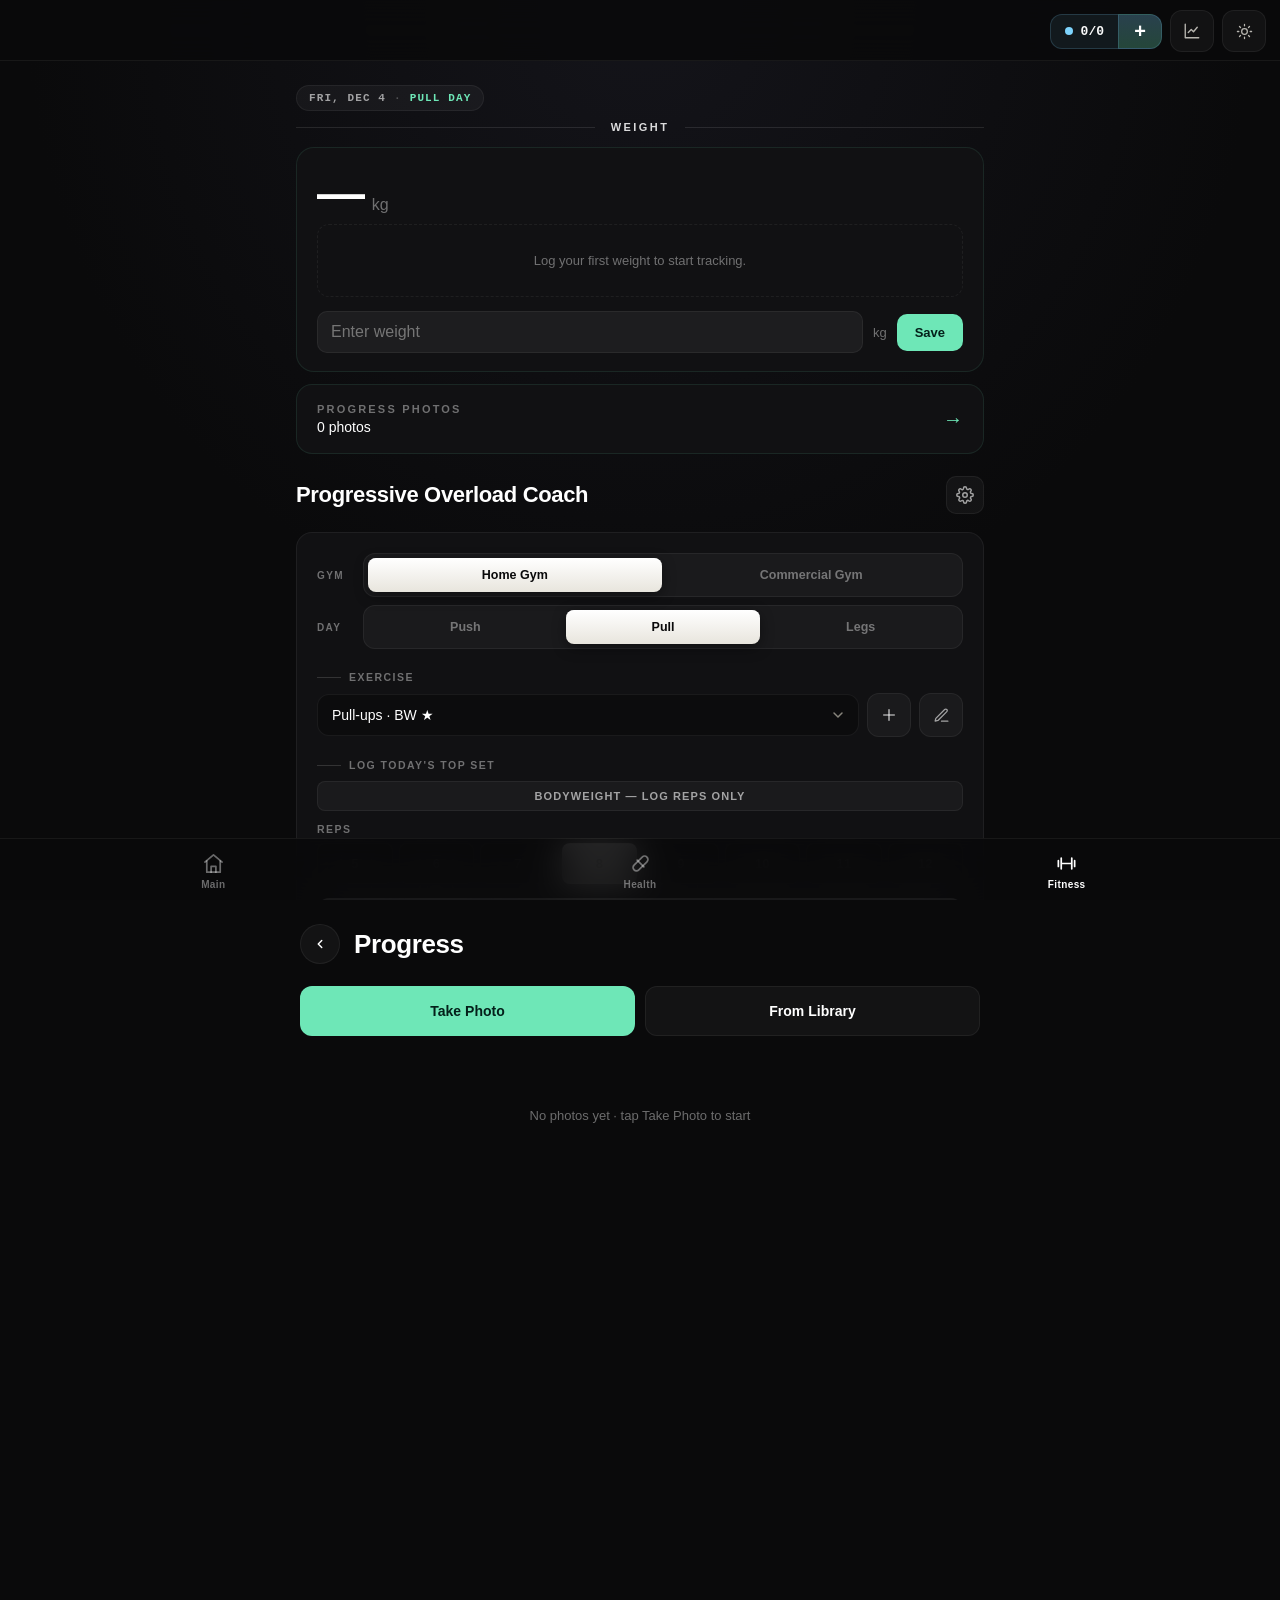
<file: gym.html>
<!DOCTYPE html>
<html lang="en">
<head>
<meta charset="UTF-8">
<meta name="viewport" content="width=device-width, initial-scale=1, viewport-fit=cover">
<meta name="theme-color" content="#0a0a0b">
<title>Progressive Overload Coach</title>
<link rel="icon" href="data:image/svg+xml,<svg xmlns=%22http://www.w3.org/2000/svg%22 viewBox=%220 0 100 100%22><text y=%22.9em%22 font-size=%2290%22>%F0%9F%93%9A</text></svg>">
<script src="theme.js"></script>
<link rel="stylesheet" href="theme.css">
<script src="topbar.js" defer></script>

<!-- =============================================================
     EDIT THIS BLOCK TO MAKE THE APP YOURS.
     Other people who fork this repo only need to change the values
     below — gyms, days, units, and starter exercises. Everything
     else (logs, edits, additions you make in the app) is saved to
     the browser's local storage on each device.
     ============================================================= -->
<script>
const CONFIG = {
  appTitle: "Progressive Overload Coach",

  // Weight unit shown everywhere. "kg" or "lb".
  units: "kg",

  // Gyms you train at. Add as many as you want.
  // `id` must be a short unique slug (no spaces). `name` is what people see.
  gyms: [
    { id: "home",  name: "Home Gym" },
    { id: "comm",  name: "Commercial Gym" }
  ],

  // Training split. Most people use Push/Pull/Legs but you can rename
  // these to "Upper", "Lower", "Full Body", "Day A", anything.
  days: [
    { id: "push", name: "Push" },
    { id: "pull", name: "Pull" },
    { id: "legs", name: "Legs" }
  ],

  // Split rotation — the order your training days cycle through. Use day
  // ids from `days` above, plus "rest" for off-days. The pill at the top
  // of the app reads this + splitAnchor to compute "what day is today".
  splitRotation: ["push", "pull", "legs", "rest"],

  // Anchor: pair a real calendar date with which split day fell on it.
  // The rotation advances from this point. Set `date` to a recent day
  // when you knew what split you were on, and `splitId` to that day.
  // Edit this if your split drifts.
  splitAnchor: {
    date: "2026-05-12",
    splitId: "rest"
  },

  // Progression rule: hit this many reps on the top set → coach tells you
  // to add weight next session. Lower this to be more aggressive (e.g. 6),
  // raise it for more volume bias (e.g. 10).
  upgradeAtReps: 8,

  // Composition estimate (optional, for the weight chart).
  // Estimates how much of recent weight change is muscle vs fat by
  // cross-referencing the strength trend. Set yearsTraining to scale
  // expected muscle gain rate.
  composition: {
    enabled: true,
    yearsTraining: 1,        // 1 = beginner, 2 = intermediate, 3+ = advanced
    windowDays: 30           // window to compute weight + strength change
  },

  // Starter exercise list. Each one needs:
  //   name        — what shows in the dropdown
  //   gym         — one of the gym ids above, or "both"
  //   day         — one of the day ids above
  //   repMin      — bottom of your target rep range
  //   repMax      — top of your target rep range
  //   step        — how much weight you add when progressing (kg/lb)
  //   startWeight — starting weight (ignored when bw: true)
  //   bw          — true for bodyweight movements (logs reps only)
  //
  // First-run defaults. Once a user logs anything, they edit through
  // the in-app + / gear buttons; this block stays as the seed.
  defaultExercises: [
    { name: "Bench press",     gym: "comm", day: "push", repMin: 5, repMax: 8,  step: 2.5, startWeight: 60 },
    { name: "Overhead press",  gym: "comm", day: "push", repMin: 5, repMax: 8,  step: 2.5, startWeight: 35 },
    { name: "Tricep pushdown", gym: "comm", day: "push", repMin: 8, repMax: 12, step: 2.5, startWeight: 25 },
    { name: "Pull-ups",        gym: "both", day: "pull", repMin: 5, repMax: 10, step: 1,   startWeight: 0, bw: true },
    { name: "Barbell row",     gym: "comm", day: "pull", repMin: 6, repMax: 10, step: 2.5, startWeight: 50 },
    { name: "Bicep curl",      gym: "comm", day: "pull", repMin: 8, repMax: 12, step: 1.25,startWeight: 15 },
    { name: "Back squat",      gym: "comm", day: "legs", repMin: 5, repMax: 8,  step: 5,   startWeight: 80 },
    { name: "Romanian deadlift", gym: "comm", day: "legs", repMin: 6, repMax: 10, step: 5, startWeight: 60 },
    { name: "Leg press",       gym: "comm", day: "legs", repMin: 8, repMax: 12, step: 5,   startWeight: 100 }
  ]
};
</script>

<style>
:root {
  --bg-card: var(--card-solid);
  --accent: var(--text-1);
}
* { box-sizing: border-box; }
html, body {
  margin: 0; padding: 0;
  background: var(--bg-grad);
  color: var(--text-1);
  font-family: var(--font);
  -webkit-font-smoothing: antialiased;
  -webkit-text-size-adjust: 100%;
  min-height: 100vh;
  overflow-x: hidden;
  width: 100%;
  max-width: 100vw;
}
.po-shell {
  width: 100%; max-width: min(720px, 100vw);
  margin: 0 auto;
  padding: 24px 16px calc(40px + env(safe-area-inset-bottom));
  box-sizing: border-box;
}
/* Defeat the default `min-width: auto` on flex/grid items — without
   this, long text or wide buttons can force their parent past the
   viewport even with max-width set. */
.po-shell *, .tabbar * { min-width: 0; }
/* No image, video, or canvas can ever push the page past the viewport */
img, video, canvas, svg { max-width: 100%; }

/* ---------- Bottom tab bar (shared with dashboard) ---------- */
.tabbar {
  position: fixed;
  left: 0;
  right: 0;
  bottom: 0;
  z-index: 50;
  display: flex;
  justify-content: center;
  padding: 10px max(16px, env(safe-area-inset-right)) calc(10px + env(safe-area-inset-bottom)) max(16px, env(safe-area-inset-left));
  background: linear-gradient(180deg, rgba(10,10,11,0) 0%, rgba(10,10,11,0.78) 38%, rgba(10,10,11,0.94) 100%);
  backdrop-filter: blur(14px);
  -webkit-backdrop-filter: blur(14px);
  pointer-events: none;
}
.tabbar-inner {
  pointer-events: auto;
  display: flex;
  width: 100%;
  max-width: 460px;
  gap: 6px;
  padding: 6px;
  background: rgba(20, 20, 22, 0.72);
  border: 1px solid var(--border);
  border-radius: 18px;
  box-shadow: var(--shadow-pop);
}
.tab {
  flex: 1 1 0;
  display: inline-flex;
  align-items: center;
  justify-content: center;
  gap: 8px;
  padding: 12px 14px;
  border-radius: 13px;
  font-size: 14px;
  font-weight: 600;
  letter-spacing: 0.01em;
  color: var(--text-2);
  text-decoration: none;
  background: transparent;
  border: 1px solid transparent;
  transition: color 0.15s ease, background 0.15s ease, border-color 0.15s ease;
  -webkit-tap-highlight-color: transparent;
}
.tab:hover { color: var(--text-1); }
.tab[aria-current="page"] {
  color: var(--text-1);
  background: rgba(var(--ink), 0.06);
  border-color: rgba(var(--ink), 0.10);
}
.tab-icon {
  width: 18px;
  height: 18px;
  display: inline-flex;
  align-items: center;
  justify-content: center;
}
.tab-icon svg { width: 100%; height: 100%; display: block; }
.po-day-pill {
  display: inline-flex; align-items: center; gap: 8px;
  padding: 6px 12px;
  background: rgba(var(--ink), 0.04);
  border: 1px solid var(--border);
  border-radius: 999px;
  color: var(--text-2);
  font-family: var(--font-mono);
  font-size: 11px; font-weight: 700; letter-spacing: 0.10em;
  text-transform: uppercase;
  cursor: pointer; margin-bottom: 10px;
  transition: background 0.18s, border-color 0.18s, color 0.18s;
  -webkit-tap-highlight-color: transparent;
}
.po-day-pill:hover {
  background: rgba(var(--ink), 0.07);
  border-color: var(--border-strong);
  color: var(--text-1);
}
.po-day-date { color: var(--text-2); }
.po-day-sep { color: var(--text-4); }
.po-day-split { color: var(--good); font-weight: 800; }
.po-day-split.is-rest { color: var(--info); }

.po-header {
  display: flex; align-items: center; justify-content: space-between;
  margin-bottom: 18px;
}
.po-title {
  font-size: 22px; font-weight: 700; letter-spacing: -0.015em;
  margin: 0;
}
.po-icon-btn {
  width: 38px; height: 38px;
  display: flex; align-items: center; justify-content: center;
  background: rgba(var(--ink), 0.04);
  border: 1px solid var(--border);
  border-radius: 10px;
  color: var(--text-2);
  cursor: pointer;
  transition: background 0.18s, color 0.18s, border-color 0.18s;
  -webkit-tap-highlight-color: transparent;
}
.po-icon-btn:hover { background: rgba(var(--ink), 0.08); color: var(--text-1); }

.card {
  background: var(--bg-card);
  border: 1px solid var(--border);
  border-radius: 16px;
  padding: 20px;
  margin-bottom: 14px;
}

/* ----- Filters (Gym + Day segmented controls) ----- */
.po-filters { margin-bottom: 18px; }
.po-seg-row {
  display: flex; gap: 10px; margin-bottom: 8px; align-items: center;
}
.po-seg-label {
  font-size: 10px; font-weight: 700; letter-spacing: 0.14em;
  text-transform: uppercase; color: var(--text-3);
  min-width: 36px;
}
.po-seg-control {
  display: flex; flex: 1;
  background: rgba(var(--ink), 0.04);
  border: 1px solid var(--border);
  border-radius: 12px; padding: 4px; gap: 3px;
}
.po-seg-btn {
  flex: 1; padding: 10px 8px; border: none; background: transparent;
  color: var(--text-3); border-radius: 8px;
  font-family: inherit; font-size: 12.5px; font-weight: 600;
  cursor: pointer; transition: background 0.15s, color 0.15s;
  -webkit-tap-highlight-color: transparent;
}
.po-seg-btn:hover { color: var(--text-2); background: rgba(var(--ink), 0.04); }
.po-seg-btn.active {
  background: var(--btn-grad);
  color: var(--btn-text);
  box-shadow: var(--btn-shadow);
}

/* ----- Sub-section title ----- */
.po-sub-section { margin-top: 22px; }
.po-sub-section:first-child { margin-top: 0; }
.po-sub-title {
  display: flex; align-items: center; gap: 8px;
  font-size: 10.5px; font-weight: 700; letter-spacing: 0.14em;
  text-transform: uppercase; color: var(--text-3);
  margin-bottom: 10px;
}
.po-sub-title::before {
  content: ''; width: 24px; height: 1px; background: var(--border-strong);
}

/* ----- Exercise picker ----- */
.po-exercise-bar { display: flex; gap: 8px; align-items: center; }
.po-ex-select {
  flex: 1 1 0; min-width: 0;
  padding: 12px 14px;
  border: 1px solid var(--border);
  background: var(--input-bg);
  color: var(--text-1); border-radius: 12px;
  font-family: inherit; font-size: 14px; font-weight: 500;
  appearance: none; -webkit-appearance: none;
  background-image: url("data:image/svg+xml;utf8,<svg xmlns='http://www.w3.org/2000/svg' width='12' height='12' viewBox='0 0 12 12'><path d='M2 4l4 4 4-4' stroke='%2387847B' stroke-width='1.5' fill='none' stroke-linecap='round'/></svg>");
  background-repeat: no-repeat; background-position: right 14px center; padding-right: 36px;
  text-overflow: ellipsis; overflow: hidden;
}
.po-ex-select:focus {
  outline: none; border-color: rgba(var(--ink), 0.40);
  box-shadow: 0 0 0 3px rgba(var(--ink), 0.06);
}
.po-ex-select:disabled { opacity: 0.5; }
.po-btn-icon {
  width: 44px; height: 44px;
  display: flex; align-items: center; justify-content: center;
  border: 1px solid var(--border);
  background: rgba(var(--ink), 0.04);
  color: var(--text-2); border-radius: 12px;
  font-size: 16px; cursor: pointer;
  transition: background 0.18s, border-color 0.18s, color 0.18s;
  flex-shrink: 0;
  -webkit-tap-highlight-color: transparent;
}
.po-btn-icon:hover { background: rgba(var(--ink), 0.10); color: var(--text-1); }
.po-btn-icon:disabled { opacity: 0.4; cursor: not-allowed; }
.po-no-ex {
  background: rgba(var(--ink), 0.025);
  border: 1px dashed var(--border);
  border-radius: 12px; padding: 16px; text-align: center;
  font-size: 13px; color: var(--text-3); margin-top: 10px;
}

/* ----- Bodyweight banner ----- */
.po-bw-banner {
  background: rgba(var(--ink), 0.04);
  border: 1px solid var(--border);
  color: var(--text-2);
  font-size: 11px; font-weight: 700; letter-spacing: 0.10em;
  text-transform: uppercase; text-align: center;
  padding: 8px; border-radius: 8px; margin-bottom: 12px; display: none;
}
.po-bw-banner.show { display: block; }

/* ----- Last set summary ----- */
.po-last-set {
  display: none; align-items: center; gap: 12px;
  padding: 11px 14px;
  background: rgba(var(--ink), 0.025);
  border: 1px solid var(--border);
  border-radius: 10px;
  margin-bottom: 12px; font-size: 12px;
}
.po-last-set.show { display: flex; }
.po-last-label {
  color: var(--text-3); font-weight: 700; letter-spacing: 0.10em;
  text-transform: uppercase; font-size: 10px;
}
.po-last-value {
  color: var(--text-1); font-weight: 700;
  font-variant-numeric: tabular-nums;
}
.po-last-meta {
  color: var(--text-3); font-size: 11px; margin-left: auto;
  font-family: var(--font-mono);
}

/* ----- Weight + Reps inputs ----- */
.po-log-grid {
  display: grid; grid-template-columns: 1fr 1fr; gap: 10px; margin-bottom: 14px;
}
.po-log-grid.po-bw-mode { grid-template-columns: 1fr; }
.po-field { display: flex; flex-direction: column; gap: 8px; }
.po-field > label {
  font-size: 10.5px; color: var(--text-3); font-weight: 700;
  letter-spacing: 0.14em; text-transform: uppercase;
}
.po-field input[type="number"], .po-field input[type="text"] {
  padding: 14px 12px;
  border: 1px solid var(--border);
  background: var(--input-bg);
  color: var(--text-1);
  border-radius: 12px; font-family: inherit;
  font-size: 22px; font-weight: 700; text-align: center;
  font-variant-numeric: tabular-nums;
  -moz-appearance: textfield;
}
.po-field input[type="number"]::-webkit-outer-spin-button,
.po-field input[type="number"]::-webkit-inner-spin-button {
  -webkit-appearance: none; margin: 0;
}
.po-field input:focus {
  outline: none; border-color: rgba(var(--ink), 0.40);
  box-shadow: 0 0 0 3px rgba(var(--ink), 0.06);
}
.po-weight-row {
  display: grid; grid-template-columns: auto 1fr auto; gap: 6px; align-items: stretch;
}
.po-w-btn {
  padding: 0 16px;
  border: 1px solid var(--border);
  background: rgba(var(--ink), 0.04);
  color: var(--text-1);
  border-radius: 12px; font-family: inherit;
  font-size: 20px; font-weight: 700; cursor: pointer;
  min-width: 48px;
  -webkit-tap-highlight-color: transparent;
}
.po-w-btn:hover { background: rgba(var(--ink), 0.10); }
.po-w-btn:active { transform: scale(0.94); }
.po-reps-row {
  display: grid;
  grid-template-columns: repeat(auto-fit, minmax(48px, 1fr));
  gap: 6px;
  width: 100%;
}
.po-reps-pill {
  padding: 12px 0; border: 1px solid var(--border);
  background: var(--input-bg); color: var(--text-2);
  border-radius: 8px; cursor: pointer;
  font-family: inherit; font-size: 13px; font-weight: 600;
  font-variant-numeric: tabular-nums;
  -webkit-tap-highlight-color: transparent;
  transition: background 0.15s, color 0.15s, border-color 0.15s;
}
.po-reps-pill:hover { background: rgba(var(--ink), 0.06); color: var(--text-1); }
.po-reps-pill.active {
  background: var(--btn-grad);
  color: var(--btn-text); border-color: transparent;
  font-weight: 800;
}

/* ----- Primary button ----- */
.po-btn-primary {
  width: 100%; padding: 14px;
  border: 1px solid var(--btn-border);
  background: var(--btn-grad);
  color: var(--btn-text); border-radius: 12px;
  font-family: inherit; font-size: 14px; font-weight: 700;
  cursor: pointer;
  box-shadow: var(--btn-shadow);
  -webkit-tap-highlight-color: transparent;
}
.po-btn-primary:hover { transform: translateY(-1px); }
.po-btn-primary:active { transform: translateY(0) scale(0.98); }
.po-btn-primary:disabled { opacity: 0.4; cursor: not-allowed; transform: none; box-shadow: none; }

.po-btn-secondary {
  padding: 12px 18px;
  border: 1px solid var(--border);
  background: rgba(var(--ink), 0.04);
  color: var(--text-1); border-radius: 12px;
  font-family: inherit; font-size: 13px; font-weight: 600;
  cursor: pointer;
  -webkit-tap-highlight-color: transparent;
}
.po-btn-secondary:hover { background: rgba(var(--ink), 0.10); }

/* ----- Prescription card ----- */
.po-rx-card {
  padding: 18px 20px; border-radius: 14px;
  background: rgba(var(--ink), 0.025);
  border: 1px solid var(--border);
  position: relative;
}
.po-rx-card.po-rx-up   { background: linear-gradient(180deg, rgba(var(--good-rgb),0.08), rgba(var(--ink), 0.025)); border-color: rgba(var(--good-rgb),0.18); }
.po-rx-card.po-rx-down { background: linear-gradient(180deg, rgba(var(--bad-rgb),0.08), rgba(var(--ink), 0.025)); border-color: rgba(var(--bad-rgb),0.18); }
.po-rx-label {
  font-size: 10.5px; color: var(--text-3); font-weight: 700;
  letter-spacing: 0.10em; text-transform: uppercase; margin-bottom: 6px;
}
.po-rx-headline {
  font-size: 26px; font-weight: 700; letter-spacing: -0.01em;
  line-height: 1.2; margin-bottom: 10px;
}
.po-accent { color: var(--text-1); }
.po-rx-tag {
  display: inline-block; padding: 4px 10px; border-radius: 999px;
  font-size: 10px; font-weight: 700; letter-spacing: 0.08em;
  text-transform: uppercase;
  background: rgba(var(--ink), 0.06); color: var(--text-2);
  margin-bottom: 10px;
}
.po-rx-tag.up   { background: rgba(var(--good-rgb),0.14); color: var(--good); }
.po-rx-tag.down { background: rgba(var(--bad-rgb),0.14); color: var(--bad); }
.po-rx-tag.hold { background: rgba(var(--warn-rgb),0.14); color: var(--warn); }
.po-rx-reason {
  margin: 0; font-size: 13px; line-height: 1.5; color: var(--text-2);
}
.po-rx-empty {
  font-size: 13px; color: var(--text-3); padding: 16px 0; text-align: center;
}

/* ----- Stats ----- */
.po-stats-row {
  display: grid; grid-template-columns: repeat(3, 1fr); gap: 8px;
}
.po-stat-box {
  padding: 14px 12px;
  background: rgba(var(--ink), 0.025);
  border: 1px solid var(--border);
  border-radius: 12px; text-align: center;
}
.po-stat-label {
  font-size: 10px; font-weight: 700; letter-spacing: 0.10em;
  text-transform: uppercase; color: var(--text-3); margin-bottom: 6px;
}
.po-stat-val {
  font-size: 22px; font-weight: 700;
  font-variant-numeric: tabular-nums;
}
.po-unit { font-size: 11px; color: var(--text-3); font-weight: 500; margin-left: 2px; }

/* ----- Sparkline ----- */
.po-spark-wrap { position: relative; }
.po-spark-svg { width: 100%; height: 60px; display: block; }
.po-spark-line { fill: none; stroke: var(--text-1); stroke-width: 1.6; stroke-linecap: round; stroke-linejoin: round; vector-effect: non-scaling-stroke; }
.po-spark-fill { fill: url(#sparkGrad); }
.po-spark-empty {
  text-align: center; font-size: 11px; color: var(--text-3);
  padding: 18px 0;
}

/* ----- History ----- */
.po-empty {
  padding: 14px 0; text-align: center; font-size: 12px; color: var(--text-3);
  font-style: italic;
}
.po-hist-row {
  display: grid; grid-template-columns: 60px 1fr auto; gap: 12px;
  padding: 10px 4px; align-items: center;
  border-bottom: 1px solid var(--border);
}
.po-hist-row:last-child { border-bottom: none; }
.po-hist-date { font-size: 11px; color: var(--text-3); font-family: var(--font-mono); }
.po-hist-set { font-size: 14px; font-weight: 700; font-variant-numeric: tabular-nums; }
.po-hist-del {
  background: transparent; border: none; color: var(--text-4);
  font-size: 16px; cursor: pointer; padding: 4px 8px;
  -webkit-tap-highlight-color: transparent;
}
.po-hist-del:hover { color: var(--bad); }

/* ----- Modals ----- */
.po-modal-bg {
  display: none; position: fixed; inset: 0;
  background: rgba(0,0,0,0.65); backdrop-filter: blur(6px);
  z-index: 100; align-items: center; justify-content: center;
  padding: 24px;
}
.po-modal-bg.show { display: flex; }
.po-modal {
  width: 100%; max-width: 420px;
  background: var(--bg-card);
  border: 1px solid var(--border-strong);
  border-radius: 16px;
  padding: 22px; max-height: 88vh; overflow-y: auto;
}
.po-modal h3 {
  margin: 0 0 16px; font-size: 17px; font-weight: 700;
}
.po-modal .po-field { margin-bottom: 12px; }
.po-modal-seg {
  display: flex; gap: 4px;
  background: rgba(var(--ink), 0.04);
  border: 1px solid var(--border);
  border-radius: 10px; padding: 3px;
}
.po-modal-seg button {
  flex: 1; padding: 9px; border: none; background: transparent;
  color: var(--text-3); border-radius: 7px;
  font-family: inherit; font-size: 12px; font-weight: 600;
  cursor: pointer;
  -webkit-tap-highlight-color: transparent;
}
.po-modal-seg button.active {
  background: var(--btn-grad);
  color: var(--btn-text);
}
.po-bw-toggle {
  display: flex; align-items: center; gap: 8px;
  padding: 10px 0; font-size: 13px; color: var(--text-2);
  cursor: pointer;
}
.po-modal-actions {
  display: flex; gap: 8px; margin-top: 18px;
}
.po-modal-actions button { flex: 1; }
.po-delete-link {
  display: block; text-align: center; margin-top: 12px;
  font-size: 12px; color: var(--bad); cursor: pointer;
  text-decoration: underline; padding: 6px;
}

/* ----- Settings panel rows ----- */
.po-set-section { margin-bottom: 22px; }
.po-set-section h4 {
  margin: 0 0 8px; font-size: 11px; font-weight: 800; letter-spacing: 0.14em;
  text-transform: uppercase; color: var(--text-3);
}
.po-set-list { display: flex; flex-direction: column; gap: 6px; }
.po-set-row {
  display: flex; align-items: center; gap: 8px;
  padding: 8px 10px;
  background: rgba(var(--ink), 0.025);
  border: 1px solid var(--border);
  border-radius: 8px;
}
.po-set-row input {
  flex: 1; min-width: 0;
  background: transparent; border: none; outline: none;
  color: var(--text-1); font-family: inherit; font-size: 13px;
  padding: 4px 0;
}
.po-set-row .po-mini-btn {
  background: transparent; border: none; color: var(--text-4);
  font-size: 14px; cursor: pointer; padding: 4px 8px;
  -webkit-tap-highlight-color: transparent;
}
.po-set-row .po-mini-btn:hover { color: var(--bad); }
.po-add-row-btn {
  width: 100%; margin-top: 6px;
  padding: 10px; background: rgba(var(--ink), 0.025);
  border: 1px dashed var(--border);
  color: var(--text-2);
  border-radius: 8px; cursor: pointer;
  font-family: inherit; font-size: 12px;
  -webkit-tap-highlight-color: transparent;
}
.po-add-row-btn:hover { background: rgba(var(--ink), 0.05); color: var(--text-1); }

/* Rotation editor list */
.rot-list { display: flex; flex-direction: column; gap: 6px; margin-bottom: 8px; }
.rot-row {
  display: grid;
  grid-template-columns: auto 1fr auto auto auto auto;
  gap: 6px; align-items: center;
  padding: 8px 10px;
  background: rgba(var(--ink), 0.025);
  border: 1px solid var(--border);
  border-radius: 8px;
  transition: border-color 0.15s, background 0.15s;
}
.rot-row.is-today {
  background: linear-gradient(180deg, rgba(var(--good-rgb),0.10), rgba(var(--ink), 0.025));
  border-color: rgba(var(--good-rgb),0.30);
}
.rot-row-num {
  font-size: 11px; color: var(--text-3);
  font-family: var(--font-mono); font-weight: 700;
  width: 18px; text-align: center;
}
.rot-row input {
  background: transparent; border: none; outline: none;
  color: var(--text-1); font-family: inherit; font-size: 13px;
  padding: 4px 0; min-width: 0;
}
.rot-row .rot-mini {
  background: transparent; border: none;
  color: var(--text-3); font-size: 14px;
  cursor: pointer; padding: 4px 8px;
  -webkit-tap-highlight-color: transparent;
}
.rot-row .rot-mini:hover { color: var(--text-1); }
.rot-row .rot-mini-del:hover { color: var(--bad); }
.rot-row .rot-today-tag {
  font-size: 8px; font-weight: 800; letter-spacing: 0.10em;
  color: var(--good); padding: 2px 6px; border-radius: 999px;
  background: rgba(var(--good-rgb),0.16);
}
.rot-row .rot-today-btn {
  background: rgba(var(--ink), 0.04);
  border: 1px solid var(--border);
  color: var(--text-3); font-size: 9px; font-weight: 700;
  letter-spacing: 0.06em; padding: 4px 8px; border-radius: 999px;
  cursor: pointer; text-transform: uppercase;
  -webkit-tap-highlight-color: transparent;
}
.rot-row .rot-today-btn:hover { color: var(--good); border-color: rgba(var(--good-rgb),0.30); }

@media (max-width: 480px) {
  /* === Mobile / iPhone polish === */
  .po-shell { padding: 14px 10px calc(32px + env(safe-area-inset-bottom)); }

  /* Header — smaller title so the gear button never gets clipped */
  .po-title { font-size: 18px; letter-spacing: -0.01em; }
  .po-header { margin-bottom: 14px; gap: 10px; }

  /* Cards — tighter padding so content has room */
  .card { padding: 16px 14px; margin-bottom: 12px; }

  /* Gym / Day segmented controls — let labels truncate instead of pushing wider */
  .po-seg-row { gap: 8px; }
  .po-seg-control { padding: 3px; gap: 2px; }
  .po-seg-btn {
    padding: 9px 6px; font-size: 12px;
    min-width: 0; overflow: hidden; text-overflow: ellipsis; white-space: nowrap;
  }

  /* Exercise picker */
  .po-exercise-bar { gap: 6px; }
  .po-ex-select { padding: 11px 10px; padding-right: 30px; font-size: 13px; }
  .po-btn-icon { width: 38px; height: 38px; min-width: 38px; }

  /* Stack weight + reps vertically so every rep button fits the screen */
  .po-log-grid { grid-template-columns: 1fr; gap: 14px; }
  .po-reps-row { grid-template-columns: repeat(4, minmax(0, 1fr)); gap: 5px; }
  .po-reps-pill { padding: 14px 0; font-size: 14px; min-width: 0; }
  .po-w-btn { min-width: 44px; padding: 0 10px; font-size: 18px; }

  /* Stats — 3 narrow boxes can squeeze on a 360px iPhone; let them shrink */
  .po-stats-row { gap: 6px; }
  .po-stat-box { padding: 12px 8px; min-width: 0; }
  .po-stat-val { font-size: 18px; }
  .po-stat-label { font-size: 9.5px; letter-spacing: 0.08em; }

  /* Headline numbers */
  .po-rx-headline { font-size: 22px; }

  /* Modals — never wider than the viewport minus a comfortable gutter */
  .po-modal-bg { padding: 16px; }
  .po-modal { padding: 18px; max-height: 86vh; max-width: calc(100vw - 32px); }

  /* Today's / Past workouts — tighter rows, allow text to wrap */
  .po-tw { padding: 14px; }
  .po-tw-row { gap: 8px; }
  .po-tw-row-name { min-width: 0; word-break: break-word; }

  /* Progress photos grid — match the available width */
  .wt-photo-grid { gap: 8px; }

  /* Bottom tab bar — slightly smaller pills so both labels always fit */
  .tab { padding: 11px 10px; font-size: 13px; }
  .tabbar { padding-left: 12px; padding-right: 12px; }
}

/* Anything narrower than ~360px (iPhone SE / mini) gets a final pass */
@media (max-width: 360px) {
  .po-shell { padding-left: 8px; padding-right: 8px; }
  .po-title { font-size: 17px; }
  .po-reps-row { grid-template-columns: repeat(3, minmax(0, 1fr)); }
}

/* Today's Workout + Past Workouts */
.po-tw {
  background: rgba(var(--ink), 0.025);
  border: 1px solid var(--border);
  border-radius: 14px;
  padding: 16px;
}
.po-tw-head {
  display: flex; align-items: center; justify-content: space-between;
  gap: 10px; margin-bottom: 12px;
}
.po-tw-eyebrow {
  font-size: 10px; letter-spacing: 0.16em; font-weight: 700;
  text-transform: uppercase; color: var(--text-3);
  margin-bottom: 4px;
}
.po-tw-summary {
  display: flex; align-items: baseline; gap: 6px;
  font-variant-numeric: tabular-nums;
}
.po-tw-summary-num {
  font-size: 28px; font-weight: 700; color: var(--text-1);
  letter-spacing: -0.02em;
}
.po-tw-summary-label {
  font-size: 12px; color: var(--text-3); font-weight: 500;
}
.po-tw-summary-sep { color: var(--text-4); margin: 0 4px; }
.po-tw-summary-vol { font-size: 13px; color: var(--text-2); font-weight: 500; }
.po-tw-done-btn {
  background: var(--btn-grad);
  color: var(--btn-text); border: none; border-radius: 999px;
  padding: 9px 16px;
  font-family: inherit; font-size: 12px; font-weight: 700;
  cursor: pointer;
  -webkit-tap-highlight-color: transparent;
  white-space: nowrap;
}
.po-tw-done-btn:hover { transform: translateY(-1px); }
.po-tw-done-btn:active { transform: scale(0.98); }
.po-tw-done-btn.is-done {
  background: rgba(var(--good-rgb),0.16);
  color: var(--good);
}
.po-tw-list {
  list-style: none; margin: 0; padding: 0;
  display: flex; flex-direction: column; gap: 6px;
}
.po-tw-row {
  display: flex; align-items: center; justify-content: space-between;
  padding: 10px 12px;
  background: rgba(var(--ink), 0.025);
  border: 1px solid var(--border);
  border-radius: 10px;
  font-size: 13px;
}
.po-tw-row-name { font-weight: 600; color: var(--text-1); }
.po-tw-row-meta {
  font-size: 11px; color: var(--text-3);
  font-family: var(--font-mono);
  font-variant-numeric: tabular-nums;
}
.po-tw-empty {
  text-align: center; padding: 14px 0;
  font-size: 12px; color: var(--text-3); font-style: italic;
}
.po-tw-empty.hidden { display: none; }

.po-tw-past-toggle {
  width: 100%; margin-top: 10px;
  display: flex; align-items: center; justify-content: space-between;
  background: transparent; border: 1px solid var(--border);
  color: var(--text-2); border-radius: 10px;
  padding: 11px 14px; cursor: pointer;
  font-family: inherit; font-size: 12px; font-weight: 600;
  letter-spacing: 0.04em;
  -webkit-tap-highlight-color: transparent;
}
.po-tw-past-toggle:hover { background: rgba(var(--ink), 0.04); color: var(--text-1); }
.po-tw-past-count {
  display: inline-block; margin-left: 6px;
  background: rgba(var(--ink), 0.06); color: var(--text-2);
  padding: 1px 7px; border-radius: 999px;
  font-size: 11px; font-weight: 700;
  font-variant-numeric: tabular-nums;
}
.po-tw-past-arrow {
  transition: transform 0.2s; font-size: 14px;
}
.po-tw-past-toggle[aria-expanded="true"] .po-tw-past-arrow {
  transform: rotate(180deg);
}
.po-tw-past-body {
  margin-top: 6px;
  display: flex; flex-direction: column; gap: 6px;
}
.po-tw-past-day {
  background: rgba(var(--ink), 0.025);
  border: 1px solid var(--border);
  border-radius: 10px;
  padding: 10px 12px;
}
.po-tw-past-day-h {
  display: flex; align-items: center; justify-content: space-between;
  gap: 10px;
}
.po-tw-past-day-date {
  font-size: 11px; color: var(--text-3);
  font-family: var(--font-mono); font-weight: 700;
  letter-spacing: 0.06em;
}
.po-tw-past-day-summary {
  font-size: 12px; color: var(--text-2);
  font-variant-numeric: tabular-nums;
}
.po-tw-past-day-done {
  display: inline-block; padding: 2px 7px; border-radius: 999px;
  background: rgba(var(--good-rgb),0.14); color: var(--good);
  font-size: 9px; font-weight: 800; letter-spacing: 0.08em;
}
.po-tw-past-empty {
  text-align: center; padding: 16px;
  color: var(--text-3); font-size: 12px; font-style: italic;
}

/* ============================================================
   WEIGHT TRACKER + PROGRESS PHOTOS — scoped under .wt-* so the
   styles can't leak into the rest of the app.
   ============================================================ */
.wt-section { margin-bottom: 22px; }
.wt-divider {
  display: flex; align-items: center; gap: 16px; margin-bottom: 14px;
}
.wt-divider::before, .wt-divider::after {
  content: ''; flex: 1; height: 1px; background: rgba(var(--ink), 0.10);
}
.wt-divider span {
  font-size: 11px; letter-spacing: 0.22em; font-weight: 600;
  color: rgba(var(--ink), 0.85);
}
.wt-card {
  background: var(--bg-card);
  border: 1px solid rgba(var(--good-rgb),0.10);
  border-radius: 18px;
  padding: 22px 20px 18px;
}
.wt-row { display: flex; align-items: baseline; gap: 8px; margin-bottom: 6px; }
.wt-num {
  font-size: 48px; font-weight: 600; letter-spacing: -0.025em;
  line-height: 1; font-variant-numeric: tabular-nums;
}
.wt-unit { font-size: 16px; color: var(--text-3); }
.wt-delta {
  font-size: 13px; font-weight: 500; margin-bottom: 14px;
  font-variant-numeric: tabular-nums;
}
.wt-delta.up   { color: var(--warn); }
.wt-delta.down { color: var(--good); }
.wt-streak {
  color: var(--good); font-size: 13px; font-weight: 500;
  margin-bottom: 14px;
  display: inline-flex; align-items: center; gap: 6px;
}
.wt-empty {
  text-align: center; padding: 28px 16px;
  color: var(--text-3); font-size: 13px;
  border: 1px dashed var(--border);
  border-radius: 12px; margin-bottom: 4px;
}

.wt-chart-wrap { position: relative; margin: 16px 0 8px; }
.wt-chart-yaxis {
  position: absolute; left: 0; top: 0; bottom: 0; width: 36px;
  display: flex; flex-direction: column; justify-content: space-between;
  padding: 4px 0;
}
.wt-chart-yaxis span {
  font-size: 10px; color: var(--text-4);
  font-family: var(--font-mono);
}
.wt-chart {
  height: 130px; display: block;
  margin-left: 36px; width: calc(100% - 36px);
}
.wt-grid { stroke: rgba(var(--ink), 0.05); stroke-width: 1; }
.wt-area { fill: url(#wtFill); }
.wt-line { fill: none; stroke: var(--good); stroke-width: 2; stroke-linecap: round; stroke-linejoin: round; }
.wt-avg-line { fill: none; stroke: rgba(var(--good-rgb),0.45); stroke-width: 1.5; stroke-dasharray: 4 3; opacity: 0.6; }
.wt-dot { fill: var(--good); stroke: var(--bg-card); stroke-width: 1.5; }
.wt-dot-today { fill: #fff; stroke: var(--good); stroke-width: 2; }
.wt-meta {
  text-align: center; font-size: 11px; color: var(--text-3);
  margin-top: 8px;
}
.wt-legend {
  display: flex; justify-content: center; gap: 18px; margin-top: 10px;
}
.wt-legend-item {
  display: inline-flex; align-items: center; gap: 6px;
  font-size: 10px; letter-spacing: 0.18em; font-weight: 600;
  color: var(--text-3);
}
.wt-legend-dot {
  width: 14px; height: 2px; background: var(--good); border-radius: 1px;
}
.wt-legend-dot-avg {
  background: transparent; border-top: 2px dashed rgba(var(--good-rgb),0.45);
  height: 2px;
}

/* Composition estimate */
.wt-comp {
  margin-top: 18px; padding: 14px 16px;
  background: rgba(var(--ink), 0.025);
  border: 1px solid var(--border);
  border-radius: 12px;
}
.wt-comp-h {
  display: flex; justify-content: space-between; align-items: baseline;
  margin-bottom: 8px;
}
.wt-comp-label {
  font-size: 10px; letter-spacing: 0.16em; font-weight: 700;
  text-transform: uppercase; color: var(--text-3);
}
.wt-comp-window {
  font-size: 10px; color: var(--text-4);
  font-family: var(--font-mono);
}
.wt-comp-headline {
  font-size: 15px; font-weight: 600; line-height: 1.3;
  color: var(--text-1); margin-bottom: 10px;
}
.wt-comp-headline.good   { color: var(--good); }
.wt-comp-headline.warn   { color: var(--warn); }
.wt-comp-headline.bad    { color: var(--bad); }
.wt-comp-bars {
  display: flex; height: 10px; border-radius: 5px;
  overflow: hidden; margin-bottom: 8px;
  background: rgba(var(--ink), 0.04);
}
.wt-comp-bar {
  height: 100%; transition: width 0.3s ease;
}
.wt-comp-bar.muscle { background: var(--good); }
.wt-comp-bar.fat    { background: var(--warn); }
.wt-comp-foot {
  font-size: 11.5px; line-height: 1.45; color: var(--text-2);
  font-variant-numeric: tabular-nums;
}

/* Locked state */
.wt-locked {
  display: flex; align-items: center; justify-content: space-between;
  background: rgba(var(--good-rgb),0.04);
  border: 1px solid rgba(var(--good-rgb),0.16);
  border-radius: 12px; padding: 12px 14px; margin-top: 14px;
}
.wt-locked-info { display: flex; align-items: center; gap: 12px; }
.wt-locked-check {
  width: 30px; height: 30px;
  background: rgba(var(--good-rgb),0.12);
  color: var(--good);
  border-radius: 50%;
  display: flex; align-items: center; justify-content: center;
  font-weight: 700;
}
.wt-locked-label {
  font-size: 10px; letter-spacing: 0.16em; font-weight: 600;
  color: var(--text-3); margin-bottom: 2px;
}
.wt-locked-value { font-size: 16px; font-weight: 600; }
.wt-edit-btn {
  background: transparent; border: none; color: var(--good);
  font-family: inherit; font-size: 13px; font-weight: 600;
  cursor: pointer; padding: 6px 10px;
  -webkit-tap-highlight-color: transparent;
}

/* Input row */
.wt-input-row { margin-top: 14px; }
.wt-input-top {
  display: grid; grid-template-columns: 1fr auto auto;
  align-items: center; gap: 10px;
}
.wt-input {
  background: rgba(var(--ink), 0.05);
  border: 1px solid var(--border);
  border-radius: 10px;
  color: var(--text-1);
  font-family: inherit; font-size: 16px; font-weight: 500;
  padding: 11px 13px; width: 100%; outline: none;
}
.wt-input:focus { border-color: rgba(var(--good-rgb),0.4); }
.wt-unit-static { color: var(--text-3); font-size: 13px; }
.wt-save-btn {
  background: var(--good); color: var(--on-good);
  border: none; border-radius: 10px;
  padding: 11px 18px; font-family: inherit;
  font-size: 13px; font-weight: 700; cursor: pointer;
  -webkit-tap-highlight-color: transparent;
}

/* Progress link */
.wt-progress-link {
  display: flex; align-items: center; justify-content: space-between;
  background: var(--bg-card);
  border: 1px solid rgba(var(--good-rgb),0.10);
  border-radius: 16px;
  padding: 18px 20px;
  color: var(--text-1);
  margin-top: 12px; cursor: pointer; width: 100%;
  font-family: inherit; text-align: left;
  transition: border-color 0.2s, transform 0.15s;
  -webkit-tap-highlight-color: transparent;
}
.wt-progress-link:hover { border-color: rgba(var(--good-rgb),0.25); }
.wt-progress-link:active { transform: scale(0.99); }
.wt-progress-label {
  font-size: 11px; letter-spacing: 0.20em; font-weight: 600;
  color: var(--text-3); margin-bottom: 4px;
}
.wt-progress-count { font-size: 14px; font-weight: 500; }
.wt-progress-arrow { color: var(--good); font-size: 20px; }

/* Overlay */
.wt-overlay {
  position: fixed; inset: 0;
  background: var(--bg);
  z-index: 100; overflow-y: auto;
  transform: translateY(100%);
  transition: transform 0.32s cubic-bezier(0.32, 0.72, 0, 1);
}
.wt-overlay.is-open { transform: translateY(0); }
.wt-overlay-inner {
  max-width: 720px; margin: 0 auto;
  padding: 24px 20px 40px;
}
.wt-overlay-h {
  display: flex; align-items: center; gap: 14px;
  margin-bottom: 22px;
}
.wt-back {
  width: 40px; height: 40px;
  background: rgba(var(--ink), 0.04);
  border: 1px solid var(--border);
  border-radius: 50%;
  color: var(--text-1); cursor: pointer;
  display: flex; align-items: center; justify-content: center;
  font-family: inherit;
  -webkit-tap-highlight-color: transparent;
}
.wt-overlay-title {
  font-size: 26px; font-weight: 600; letter-spacing: -0.015em;
}
.wt-overlay-actions {
  display: grid; grid-template-columns: 1fr 1fr; gap: 10px;
  margin-bottom: 22px;
}
.wt-overlay-action {
  height: 50px; border-radius: 12px; border: none;
  font-family: inherit; font-size: 14px; font-weight: 600;
  cursor: pointer;
  -webkit-tap-highlight-color: transparent;
}
.wt-overlay-primary { background: var(--good); color: var(--on-good); }
.wt-overlay-secondary {
  background: rgba(var(--ink), 0.04);
  border: 1px solid var(--border);
  color: var(--text-1);
}
.wt-photo-grid {
  display: grid; grid-template-columns: 1fr 1fr; gap: 10px;
}
.wt-photo-empty {
  grid-column: 1 / -1; text-align: center;
  padding: 50px 20px; color: var(--text-3); font-size: 13px;
}
.wt-photo-card {
  position: relative; aspect-ratio: 3 / 4;
  border-radius: 12px; overflow: hidden;
  background: linear-gradient(135deg, #1a1a24, #0a0f0a);
  cursor: pointer; border: 1px solid rgba(var(--good-rgb),0.08);
  font-family: inherit;
  -webkit-tap-highlight-color: transparent;
}
.wt-photo-card.is-removing { opacity: 0; transform: scale(0.92); transition: 0.25s; }
.wt-photo-card img { position: absolute; inset: 0; width: 100%; height: 100%; object-fit: cover; }
.wt-photo-overlay { position: absolute; inset: 0; background: linear-gradient(to bottom, transparent 50%, rgba(0,0,0,0.7) 100%); pointer-events: none; }
.wt-photo-meta {
  position: absolute; left: 0; right: 0; bottom: 0;
  padding: 12px 14px;
  display: flex; justify-content: space-between; align-items: flex-end;
  font-size: 12px; font-weight: 500;
}
.wt-photo-date { color: var(--good); }
.wt-photo-weight { color: var(--text-1); }

/* Camera modal */
.wt-cam {
  position: fixed; inset: 0; background: #000; z-index: 300;
  display: none; flex-direction: column;
}
.wt-cam.is-open { display: flex; }
.wt-cam-stage {
  flex: 1; display: flex; align-items: center; justify-content: center;
  overflow: hidden; position: relative;
}
.wt-cam-video {
  width: 100%; height: 100%; object-fit: cover; background: #000;
}
.wt-cam-actions {
  display: flex; align-items: center; justify-content: space-between;
  padding: 24px 28px calc(24px + env(safe-area-inset-bottom));
  background: #000;
}
.wt-cam-btn {
  background: transparent; border: none; color: var(--text-1);
  font-family: inherit; font-size: 14px; font-weight: 500;
  cursor: pointer; padding: 10px; min-width: 60px;
  display: flex; align-items: center; justify-content: center;
  -webkit-tap-highlight-color: transparent;
}
.wt-cam-shutter {
  width: 64px; height: 64px; border-radius: 50%;
  background: #fff;
  border: 4px solid rgba(var(--ink), 0.3);
  box-shadow: 0 0 0 2px #fff inset;
  cursor: pointer;
  -webkit-tap-highlight-color: transparent;
}
.wt-cam-shutter:active { transform: scale(0.92); }

/* Photo viewer */
.wt-viewer {
  position: fixed; inset: 0;
  background: rgba(0,0,0,0.96); z-index: 200;
  opacity: 0; pointer-events: none;
  transition: opacity 0.2s;
  display: flex; flex-direction: column;
  padding: 24px 16px;
}
.wt-viewer.is-open { opacity: 1; pointer-events: auto; }
.wt-viewer-stage {
  flex: 1; display: flex; align-items: center; justify-content: center;
  overflow: hidden;
}
.wt-viewer-meta {
  text-align: center; padding: 16px 0 8px;
}
.wt-viewer-date {
  color: var(--good); font-size: 11px; letter-spacing: 0.18em;
  font-weight: 600; margin-bottom: 4px;
}
.wt-viewer-weight {
  color: var(--text-1); font-size: 20px; font-weight: 600;
}
.wt-viewer-actions {
  display: grid; grid-template-columns: 1fr 1fr; gap: 8px;
}
.wt-viewer-btn {
  background: transparent; border: 1px solid var(--border);
  font-family: inherit; font-size: 14px; font-weight: 500;
  padding: 12px; cursor: pointer; border-radius: 10px;
  -webkit-tap-highlight-color: transparent;
}
.wt-viewer-close { color: var(--text-1); }
.wt-viewer-delete { color: var(--bad); border-color: rgba(var(--bad-rgb),0.3); }
.wt-viewer-delete.is-confirm { background: rgba(var(--bad-rgb),0.10); }
.wt-viewer-compare { color: var(--good); border-color: rgba(var(--good-rgb),0.30); }
.wt-viewer-back    { color: var(--good); border-color: rgba(var(--good-rgb),0.30); }

/* Mode toggle: hide the inactive mode */
.wt-viewer .wt-viewer-single,
.wt-viewer .wt-viewer-compare-view {
  display: none;
  flex-direction: column; flex: 1; min-height: 0;
}
.wt-viewer[data-mode="single"]  .wt-viewer-single        { display: flex; }
.wt-viewer[data-mode="compare"] .wt-viewer-compare-view  { display: flex; }

/* Compare-mode side-by-side layout */
.wt-compare-stage {
  flex: 1; display: grid;
  grid-template-columns: 1fr 1fr;
  gap: 8px; min-height: 0;
  align-items: stretch;
}
.wt-compare-side {
  display: flex; flex-direction: column;
  align-items: center; justify-content: center;
  min-height: 0; min-width: 0;
  background: transparent;
  border: none; padding: 0; cursor: default;
  font-family: inherit;
}
.wt-compare-side img {
  max-width: 100%; max-height: calc(100% - 28px);
  object-fit: contain; border-radius: 6px;
}
.wt-compare-meta-line {
  margin-top: 6px;
  font-size: 12px; color: var(--text-3);
  text-align: center;
  font-variant-numeric: tabular-nums;
}
.wt-compare-other { cursor: pointer; -webkit-tap-highlight-color: transparent; }
.wt-compare-other:hover img { outline: 1px solid rgba(var(--good-rgb),0.30); }
.wt-compare-headline {
  text-align: center; padding: 14px 8px 12px;
  font-size: 14px; font-weight: 600;
  color: var(--good);
  font-variant-numeric: tabular-nums;
}
.wt-compare-headline.up   { color: var(--warn); }
.wt-compare-headline.down { color: var(--good); }
.wt-compare-headline.flat { color: var(--text-2); }

@media (max-width: 480px) {
  .wt-compare-stage { gap: 4px; }
  .wt-compare-meta-line { font-size: 11px; }
}

.hidden { display: none !important; }

/* Theme-aware SVG gradient fills (attrs in markup/JS stay as fallback) */
#wtFill stop:first-child { stop-color: var(--good); }
#wtFill stop:last-child  { stop-color: var(--good); }
#sparkGrad stop:first-child { stop-color: rgba(var(--ink), 0.18); }
#sparkGrad stop:last-child  { stop-color: rgba(var(--ink), 0); }
</style>
</head>
<body>

<div class="po-shell">
  <button class="po-day-pill" type="button" id="dayPill" title="Tap to switch the day filter to today's split">
    <span class="po-day-date" id="dayPillDate">—</span>
    <span class="po-day-sep">·</span>
    <span class="po-day-split" id="dayPillSplit">—</span>
  </button>

  <!-- WEIGHT + PROGRESS PHOTOS -->
  <div class="wt-section">
    <div class="wt-divider"><span>WEIGHT</span></div>

    <div class="wt-card">
      <div class="wt-row">
        <span class="wt-num" id="wtNum">—</span>
        <span class="wt-unit" id="wtUnit">kg</span>
      </div>
      <div class="wt-delta hidden" id="wtDelta"></div>
      <div class="wt-streak hidden" id="wtStreak">🔥<span id="wtStreakNum">0 day streak</span></div>

      <div class="wt-empty" id="wtEmpty">Log your first weight to start tracking.</div>

      <div class="wt-chart-wrap hidden" id="wtChartWrap">
        <div class="wt-chart-yaxis">
          <span id="wtYAxisMax">—</span>
          <span id="wtYAxisMin">—</span>
        </div>
        <svg class="wt-chart" viewBox="0 0 320 130" preserveAspectRatio="none">
          <defs>
            <linearGradient id="wtFill" x1="0" y1="0" x2="0" y2="1">
              <stop offset="0%" stop-color="#6ee7b7" stop-opacity="0.25"/>
              <stop offset="100%" stop-color="#6ee7b7" stop-opacity="0"/>
            </linearGradient>
            <filter id="wtGlow"><feGaussianBlur stdDeviation="1.5" result="b"/><feMerge><feMergeNode in="b"/><feMergeNode in="SourceGraphic"/></feMerge></filter>
          </defs>
          <line class="wt-grid" x1="0" y1="20" x2="320" y2="20"></line>
          <line class="wt-grid" x1="0" y1="65" x2="320" y2="65"></line>
          <line class="wt-grid" x1="0" y1="110" x2="320" y2="110"></line>
          <g id="wtChartContent"></g>
        </svg>
        <div class="wt-meta" id="wtMeta">0 entries</div>
      </div>

      <div class="wt-legend hidden" id="wtLegend">
        <span class="wt-legend-item"><span class="wt-legend-dot"></span>DAILY</span>
        <span class="wt-legend-item"><span class="wt-legend-dot wt-legend-dot-avg"></span>7-DAY AVG</span>
      </div>

      <!-- Composition estimate — uses strength trend + weight trend to guess
           how much of recent weight change was muscle vs fat. -->
      <div class="wt-comp hidden" id="wtComp">
        <div class="wt-comp-h">
          <span class="wt-comp-label">Composition estimate</span>
          <span class="wt-comp-window" id="wtCompWindow">last 30d</span>
        </div>
        <div class="wt-comp-headline" id="wtCompHeadline">—</div>
        <div class="wt-comp-bars" id="wtCompBars"></div>
        <div class="wt-comp-foot" id="wtCompFoot">—</div>
      </div>

      <div class="wt-locked hidden" id="wtLocked">
        <div class="wt-locked-info">
          <span class="wt-locked-check">✓</span>
          <div>
            <div class="wt-locked-label">LOGGED TODAY</div>
            <div class="wt-locked-value" id="wtLockedValue">— kg</div>
          </div>
        </div>
        <button class="wt-edit-btn" id="wtEditBtn">Edit</button>
      </div>

      <div class="wt-input-row" id="wtInputRow">
        <div class="wt-input-top">
          <input type="number" step="0.1" class="wt-input" id="wtInput" placeholder="Enter weight" inputmode="decimal" aria-label="Today's weight">
          <span class="wt-unit-static" id="wtUnitStatic">kg</span>
          <button class="wt-save-btn" id="wtSaveBtn">Save</button>
        </div>
      </div>
    </div>

    <button class="wt-progress-link" id="wtProgressLink" type="button" aria-label="Open progress photos">
      <div>
        <div class="wt-progress-label">PROGRESS PHOTOS</div>
        <div class="wt-progress-count" id="wtProgressCount">0 photos</div>
      </div>
      <span class="wt-progress-arrow">→</span>
    </button>
  </div>

  <!-- Progress photos overlay -->
  <div class="wt-overlay" id="wtOverlay" aria-hidden="true">
    <div class="wt-overlay-inner">
      <div class="wt-overlay-h">
        <button class="wt-back" id="wtBack" aria-label="Back">
          <svg width="14" height="14" viewBox="0 0 24 24" fill="none" stroke="currentColor" stroke-width="2.5" stroke-linecap="round" stroke-linejoin="round"><polyline points="15 18 9 12 15 6"></polyline></svg>
        </button>
        <div class="wt-overlay-title">Progress</div>
      </div>
      <div class="wt-overlay-actions">
        <button class="wt-overlay-action wt-overlay-primary" id="wtTakePhotoBtn">Take Photo</button>
        <button class="wt-overlay-action wt-overlay-secondary" id="wtFromLibraryBtn">From Library</button>
      </div>
      <input type="file" id="wtFileCamera" accept="image/*" capture="environment" style="display:none">
      <input type="file" id="wtFileLibrary" accept="image/*" style="display:none">
      <div class="wt-photo-grid" id="wtPhotoGrid">
        <div class="wt-photo-empty">No photos yet · tap Take Photo to start</div>
      </div>
    </div>
  </div>

  <!-- Camera modal -->
  <div class="wt-cam" id="wtCam" aria-hidden="true">
    <div class="wt-cam-stage">
      <video class="wt-cam-video" id="wtCamVideo" autoplay playsinline muted></video>
      <canvas id="wtCamCanvas" style="display:none"></canvas>
    </div>
    <div class="wt-cam-actions">
      <button class="wt-cam-btn" id="wtCamCancel">Cancel</button>
      <button class="wt-cam-shutter" id="wtCamShutter" aria-label="Capture"></button>
      <button class="wt-cam-btn" id="wtCamFlip" aria-label="Flip camera">
        <svg width="22" height="22" viewBox="0 0 24 24" fill="none" stroke="currentColor" stroke-width="2" stroke-linecap="round" stroke-linejoin="round"><polyline points="23 4 23 10 17 10"></polyline><polyline points="1 20 1 14 7 14"></polyline><path d="M3.51 9a9 9 0 0 1 14.85-3.36L23 10M1 14l4.64 4.36A9 9 0 0 0 20.49 15"></path></svg>
      </button>
    </div>
  </div>

  <!-- Photo viewer — has two modes: single (one photo) and compare (two photos side-by-side) -->
  <div class="wt-viewer" id="wtViewer" data-mode="single" aria-hidden="true">

    <!-- SINGLE MODE -->
    <div class="wt-viewer-single">
      <div class="wt-viewer-stage">
        <img id="wtViewerImg" alt="" style="max-width:100%; max-height:100%; object-fit:contain;">
      </div>
      <div class="wt-viewer-meta">
        <div class="wt-viewer-date" id="wtViewerDate">—</div>
        <div class="wt-viewer-weight" id="wtViewerWeight">—</div>
      </div>
      <div class="wt-viewer-actions">
        <button class="wt-viewer-btn wt-viewer-compare" id="wtViewerCompare">Compare</button>
        <button class="wt-viewer-btn wt-viewer-close" id="wtViewerClose">Close</button>
        <button class="wt-viewer-btn wt-viewer-delete" id="wtViewerDelete">Delete</button>
      </div>
    </div>

    <!-- COMPARE MODE -->
    <div class="wt-viewer-compare-view">
      <div class="wt-compare-stage">
        <div class="wt-compare-side" id="wtCmpSideA">
          <img id="wtCmpImgA" alt="">
          <div class="wt-compare-meta-line" id="wtCmpMetaA">—</div>
        </div>
        <button type="button" class="wt-compare-side wt-compare-other" id="wtCmpSideB" title="Tap to compare to a different photo" aria-label="Compare to a different photo">
          <img id="wtCmpImgB" alt="">
          <div class="wt-compare-meta-line" id="wtCmpMetaB">—</div>
        </button>
      </div>
      <div class="wt-compare-headline" id="wtCompareHeadline">—</div>
      <div class="wt-viewer-actions">
        <button class="wt-viewer-btn wt-viewer-back" id="wtCompareBack">← Back</button>
        <button class="wt-viewer-btn wt-viewer-close" id="wtCompareClose">Close</button>
        <button class="wt-viewer-btn wt-viewer-delete" id="wtCompareDelete">Delete</button>
      </div>
    </div>

  </div>

  <div class="po-header">
    <h1 class="po-title" id="appTitle">Progressive Overload Coach</h1>
    <button class="po-icon-btn" id="settingsBtn" title="Settings" aria-label="Settings">
      <svg viewBox="0 0 24 24" width="18" height="18" fill="none" stroke="currentColor" stroke-width="2" stroke-linecap="round" stroke-linejoin="round" aria-hidden="true"><circle cx="12" cy="12" r="3"/><path d="M19.4 15a1.65 1.65 0 0 0 .33 1.82l.06.06a2 2 0 1 1-2.83 2.83l-.06-.06a1.65 1.65 0 0 0-1.82-.33 1.65 1.65 0 0 0-1 1.51V21a2 2 0 1 1-4 0v-.09a1.65 1.65 0 0 0-1-1.51 1.65 1.65 0 0 0-1.82.33l-.06.06a2 2 0 1 1-2.83-2.83l.06-.06a1.65 1.65 0 0 0 .33-1.82 1.65 1.65 0 0 0-1.51-1H3a2 2 0 1 1 0-4h.09a1.65 1.65 0 0 0 1.51-1 1.65 1.65 0 0 0-.33-1.82l-.06-.06a2 2 0 1 1 2.83-2.83l.06.06a1.65 1.65 0 0 0 1.82.33H9a1.65 1.65 0 0 0 1-1.51V3a2 2 0 1 1 4 0v.09a1.65 1.65 0 0 0 1 1.51 1.65 1.65 0 0 0 1.82-.33l.06-.06a2 2 0 1 1 2.83 2.83l-.06.06a1.65 1.65 0 0 0-.33 1.82V9a1.65 1.65 0 0 0 1.51 1H21a2 2 0 1 1 0 4h-.09a1.65 1.65 0 0 0-1.51 1z"/></svg>
    </button>
  </div>

  <div class="card">
    <!-- Filters -->
    <div class="po-filters">
      <div class="po-seg-row">
        <span class="po-seg-label">Gym</span>
        <div class="po-seg-control" id="gymSeg"></div>
      </div>
      <div class="po-seg-row">
        <span class="po-seg-label">Day</span>
        <div class="po-seg-control" id="daySeg"></div>
      </div>
    </div>

    <!-- Exercise -->
    <div class="po-sub-section">
      <div class="po-sub-title">Exercise</div>
      <div class="po-exercise-bar">
        <select class="po-ex-select" id="exSelect"></select>
        <button class="po-btn-icon" id="addExBtn" title="Add exercise" aria-label="Add">
          <svg viewBox="0 0 24 24" width="18" height="18" fill="none" stroke="currentColor" stroke-width="2.2" stroke-linecap="round" stroke-linejoin="round" aria-hidden="true"><line x1="12" y1="5" x2="12" y2="19"/><line x1="5" y1="12" x2="19" y2="12"/></svg>
        </button>
        <button class="po-btn-icon" id="editExBtn" title="Edit / delete" aria-label="Edit">
          <svg viewBox="0 0 24 24" width="17" height="17" fill="none" stroke="currentColor" stroke-width="1.8" stroke-linecap="round" stroke-linejoin="round" aria-hidden="true"><path d="M12 20h9"/><path d="M16.5 3.5a2.121 2.121 0 0 1 3 3L7 19l-4 1 1-4 12.5-12.5z"/></svg>
        </button>
      </div>
      <div class="po-no-ex" id="noExMsg" style="display:none">No exercises here yet. Tap <strong>+</strong> to add one.</div>
    </div>

    <!-- Log a set -->
    <div class="po-sub-section">
      <div class="po-sub-title">Log today's top set</div>
      <div class="po-bw-banner" id="bwBanner">Bodyweight — log reps only</div>
      <div class="po-last-set" id="lastSet">
        <span class="po-last-label">Last time</span>
        <span class="po-last-value" id="lastSetValue"></span>
        <span class="po-last-meta" id="lastSetMeta"></span>
      </div>
      <div class="po-log-grid" id="logGrid">
        <div class="po-field" id="weightField">
          <label id="weightLabel">Weight (kg)</label>
          <div class="po-weight-row">
            <button class="po-w-btn" id="weightDownBtn" type="button">−</button>
            <input type="number" id="weightInput" step="0.5" inputmode="decimal" placeholder="0">
            <button class="po-w-btn" id="weightUpBtn" type="button">+</button>
          </div>
        </div>
        <div class="po-field">
          <label>Reps</label>
          <div class="po-reps-row" id="repsRow" data-value="8">
            <button type="button" class="po-reps-pill" data-v="4">4</button>
            <button type="button" class="po-reps-pill" data-v="5">5</button>
            <button type="button" class="po-reps-pill" data-v="6">6</button>
            <button type="button" class="po-reps-pill" data-v="7">7</button>
            <button type="button" class="po-reps-pill active" data-v="8">8</button>
            <button type="button" class="po-reps-pill" data-v="9">9</button>
            <button type="button" class="po-reps-pill" data-v="10">10</button>
            <button type="button" class="po-reps-pill" data-v="11">11</button>
            <button type="button" class="po-reps-pill" data-v="12">12</button>
          </div>
        </div>
      </div>
      <button class="po-btn-primary" id="logBtn">Log set</button>
    </div>

    <!-- Prescription -->
    <div class="po-sub-section">
      <div class="po-sub-title">Next session</div>
      <div id="rxWrap"></div>
    </div>

    <!-- Stats -->
    <div class="po-sub-section">
      <div class="po-sub-title">Stats</div>
      <div class="po-stats-row">
        <div class="po-stat-box">
          <div class="po-stat-label" id="oneRmLabel">Est. 1RM</div>
          <div class="po-stat-val" id="oneRm">—<span class="po-unit" id="oneRmUnit">kg</span></div>
        </div>
        <div class="po-stat-box">
          <div class="po-stat-label">Best set</div>
          <div class="po-stat-val" id="bestSet">—</div>
        </div>
        <div class="po-stat-box">
          <div class="po-stat-label">Sessions</div>
          <div class="po-stat-val" id="sessionCount">—</div>
        </div>
      </div>
    </div>

    <!-- Trend -->
    <div class="po-sub-section">
      <div class="po-sub-title">Trend (last 10 sessions)</div>
      <div class="po-spark-wrap">
        <svg class="po-spark-svg" id="sparkline" viewBox="0 0 300 60" preserveAspectRatio="none">
          <defs>
            <linearGradient id="sparkGrad" x1="0" x2="0" y1="0" y2="1">
              <stop offset="0%" stop-color="rgba(255,255,255,0.18)"/>
              <stop offset="100%" stop-color="rgba(255,255,255,0)"/>
            </linearGradient>
          </defs>
        </svg>
        <div class="po-spark-empty" id="sparkEmpty">Need 2+ sessions for trend</div>
      </div>
    </div>

    <!-- History -->
    <div class="po-sub-section">
      <div class="po-sub-title">History</div>
      <div id="historyCard">
        <div class="po-empty">No logs yet.</div>
      </div>
    </div>

    <!-- Today's Workout — every set logged today, grouped by exercise.
         "Mark done" stamps the day so the past-workouts list shows it
         as a completed session. The volume here also feeds the
         composition estimate at the top of the page. -->
    <div class="po-sub-section">
      <div class="po-sub-title">Today's workout</div>
      <div class="po-tw" id="poTw">
        <div class="po-tw-head">
          <div>
            <div class="po-tw-eyebrow" id="poTwDateLabel">TODAY</div>
            <div class="po-tw-summary">
              <span class="po-tw-summary-num" id="poTwSetCount">0</span>
              <span class="po-tw-summary-label">sets</span>
              <span class="po-tw-summary-sep">·</span>
              <span class="po-tw-summary-vol" id="poTwTotalVol">0 kg lifted</span>
            </div>
          </div>
          <button class="po-tw-done-btn" id="poTwDoneBtn" type="button">Mark workout done</button>
        </div>
        <ul class="po-tw-list" id="poTwList"></ul>
        <div class="po-tw-empty" id="poTwEmpty">No sets logged today — log one above and it'll appear here.</div>
      </div>

      <button type="button" class="po-tw-past-toggle" id="poTwPastToggle" aria-expanded="false">
        <span>Past workouts <span class="po-tw-past-count" id="poTwPastCount">0</span></span>
        <span class="po-tw-past-arrow" id="poTwPastArrow">▾</span>
      </button>
      <div class="po-tw-past-body" id="poTwPastBody" style="display:none"></div>
    </div>
  </div>
</div>

<!-- Add / Edit Exercise Modal -->
<div class="po-modal-bg" id="exModalBg">
  <div class="po-modal">
    <h3 id="exModalTitle">Add exercise</h3>
    <div class="po-field">
      <label style="font-size:11px;color:var(--text-3);font-weight:700;letter-spacing:0.04em;text-transform:uppercase">Name</label>
      <input type="text" id="exName" placeholder="e.g. Incline DB press">
    </div>
    <div class="po-field">
      <label style="font-size:11px;color:var(--text-3);font-weight:700;letter-spacing:0.04em;text-transform:uppercase">Gym</label>
      <div class="po-modal-seg" id="exGymSeg"></div>
    </div>
    <div class="po-field">
      <label style="font-size:11px;color:var(--text-3);font-weight:700;letter-spacing:0.04em;text-transform:uppercase">Day</label>
      <div class="po-modal-seg" id="exDaySeg"></div>
    </div>
    <label class="po-bw-toggle">
      <input type="checkbox" id="exBw">
      Bodyweight (track reps only, no weight)
    </label>
    <div class="po-field" id="exStartWeightField">
      <label style="font-size:11px;color:var(--text-3);font-weight:700;letter-spacing:0.04em;text-transform:uppercase">Starting weight</label>
      <input type="number" id="exStartWeight" step="0.5" placeholder="20" value="20">
    </div>
    <div class="po-log-grid" id="exNumFields">
      <div class="po-field">
        <label style="font-size:11px;color:var(--text-3);font-weight:700;letter-spacing:0.04em;text-transform:uppercase">Reps min</label>
        <input type="number" id="exRepMin" value="6">
      </div>
      <div class="po-field">
        <label style="font-size:11px;color:var(--text-3);font-weight:700;letter-spacing:0.04em;text-transform:uppercase">Reps max</label>
        <input type="number" id="exRepMax" value="8">
      </div>
    </div>
    <div class="po-field" id="exStepField">
      <label style="font-size:11px;color:var(--text-3);font-weight:700;letter-spacing:0.04em;text-transform:uppercase">Increment</label>
      <input type="number" id="exStep" step="0.5" value="2.5">
    </div>
    <div class="po-modal-actions">
      <button class="po-btn-secondary" id="exModalCancel">Cancel</button>
      <button class="po-btn-primary" id="exModalSave">Save</button>
    </div>
    <span class="po-delete-link" id="exDelete" style="display:none">Delete this exercise</span>
  </div>
</div>

<!-- Rotation editor modal -->
<div class="po-modal-bg" id="rotModalBg">
  <div class="po-modal">
    <h3>Edit split rotation</h3>
    <p style="font-size:12px;color:var(--text-3);margin:-6px 0 14px;line-height:1.45;">
      Days cycle in this order, repeating forever. Today is whichever entry is highlighted.
      Use <strong>Today is →</strong> to jump the cycle to a different starting day.
    </p>
    <div class="rot-list" id="rotList"></div>
    <button class="po-add-row-btn" id="rotAddBtn">+ Add day</button>
    <div class="po-modal-actions">
      <button class="po-btn-secondary" id="rotCancel">Cancel</button>
      <button class="po-btn-primary" id="rotSave">Save</button>
    </div>
  </div>
</div>

<!-- Settings Modal -->
<div class="po-modal-bg" id="setModalBg">
  <div class="po-modal" style="max-width: 480px;">
    <h3>Settings</h3>

    <div class="po-set-section">
      <h4>Units</h4>
      <div class="po-modal-seg" id="setUnitsSeg">
        <button data-u="kg">kg</button>
        <button data-u="lb">lb</button>
      </div>
    </div>

    <div class="po-set-section">
      <h4>Gyms</h4>
      <div class="po-set-list" id="setGyms"></div>
      <button class="po-add-row-btn" id="setAddGym">+ Add gym</button>
    </div>

    <div class="po-set-section">
      <h4>Days</h4>
      <div class="po-set-list" id="setDays"></div>
      <button class="po-add-row-btn" id="setAddDay">+ Add day</button>
    </div>

    <div class="po-set-section">
      <h4>Data</h4>
      <div style="display:flex;gap:8px;flex-wrap:wrap;">
        <button class="po-btn-secondary" id="setExport">Export JSON</button>
        <button class="po-btn-secondary" id="setImport">Import JSON</button>
        <button class="po-btn-secondary" id="setReset" style="color:var(--bad);border-color:rgba(255,138,138,0.3)">Reset all</button>
      </div>
      <input type="file" id="setImportFile" accept=".json" style="display:none">
    </div>

    <div class="po-modal-actions">
      <button class="po-btn-primary" id="setModalClose">Done</button>
    </div>
  </div>
</div>

<script>
(function() {
  // ============================================================
  // STATE — all logs + edits live in browser localStorage. Each
  // device has its own copy. Export JSON from settings if you
  // want to back up or move to another device.
  // ============================================================
  const LS_KEY = 'po_coach_v1';

  function buildDefaultExercises() {
    return CONFIG.defaultExercises.map((e, i) => Object.assign({
      id: 'seed_' + i + '_' + Date.now()
    }, e));
  }
  function loadState() {
    try {
      const raw = localStorage.getItem(LS_KEY);
      if (raw) return normalize(JSON.parse(raw));
    } catch (e) {}
    return normalize({});
  }
  function normalize(s) {
    s = s || {};
    s.units = s.units || CONFIG.units || 'kg';
    s.gyms  = (Array.isArray(s.gyms)  && s.gyms.length)  ? s.gyms  : CONFIG.gyms.slice();
    s.days  = (Array.isArray(s.days)  && s.days.length)  ? s.days  : CONFIG.days.slice();
    s.exercises = Array.isArray(s.exercises) ? s.exercises : buildDefaultExercises();
    s.logs = (s.logs && typeof s.logs === 'object') ? s.logs : {};
    s.filterGym = s.filterGym || s.gyms[0].id;
    s.filterDay = s.filterDay || s.days[0].id;
    // Split rotation lives in state so the user can edit it via the pill modal.
    // Stored as a plain array of names (e.g. ["Push", "Pull", "Legs", "Rest"]).
    if (!Array.isArray(s.splitRotation) || !s.splitRotation.length) {
      s.splitRotation = (CONFIG.splitRotation || ['Push', 'Pull', 'Legs', 'Rest']).map(x =>
        // CONFIG used ids — map id → display name where possible
        (CONFIG.days || []).find(d => d.id === x) ? (CONFIG.days.find(d => d.id === x).name) :
        (x === 'rest' ? 'Rest' : x.charAt(0).toUpperCase() + x.slice(1))
      );
    }
    if (!s.splitAnchor || !s.splitAnchor.date || s.splitAnchor.index == null) {
      // Map old anchor-by-id to new anchor-by-index, or default to today=index 0.
      const oldId = (CONFIG.splitAnchor && CONFIG.splitAnchor.splitId) || null;
      let idx = 0;
      if (oldId) {
        const oldName = (CONFIG.days || []).find(d => d.id === oldId);
        const targetName = oldName ? oldName.name : (oldId === 'rest' ? 'Rest' : oldId);
        const found = s.splitRotation.findIndex(n => n.toLowerCase() === targetName.toLowerCase());
        if (found >= 0) idx = found;
      }
      s.splitAnchor = {
        date: (CONFIG.splitAnchor && CONFIG.splitAnchor.date) || new Date().toISOString().slice(0, 10),
        index: idx
      };
    }
    return s;
  }
  function saveState() {
    try { localStorage.setItem(LS_KEY, JSON.stringify(state)); } catch (e) {}
  }
  let state = loadState();
  document.getElementById('appTitle').textContent = CONFIG.appTitle || 'Progressive Overload Coach';

  // ============================================================
  // HELPERS
  // ============================================================
  const $ = (id) => document.getElementById(id);
  function unit() { return state.units; }
  function uid() { return 'ex_' + Date.now() + '_' + Math.floor(Math.random() * 9999); }
  function gymName(id) { const g = state.gyms.find(x => x.id === id); return g ? g.name : id; }
  function dayName(id) { const d = state.days.find(x => x.id === id); return d ? d.name : id; }
  function estimate1RM(w, r) { if (r < 2) return w; return w * (1 + r / 30); }
  function roundToStep(v, s) { return Math.round(v / s) * s; }
  function getFiltered() {
    return state.exercises.filter(e =>
      (e.gym === state.filterGym || e.gym === 'both') && e.day === state.filterDay);
  }
  function getCurrentEx() {
    const f = getFiltered();
    if (!f.length) return null;
    let ex = f.find(e => e.id === state.currentEx);
    if (!ex) { ex = f[0]; state.currentEx = ex.id; saveState(); }
    return ex;
  }
  function getLogs() { return (state.logs[state.currentEx] || []).slice(); }

  // Prescription engine — "what should I do next session?"
  // Upgrade trigger: hits CONFIG.upgradeAtReps (default 8) OR the
  // exercise's repMax, whichever fires first. So a 5-8 lifter hits
  // upgrade at 8; a 6-12 lifter ALSO hits it at 8 instead of grinding
  // out 12 reps before adding weight.
  function getRx(ex, logs) {
    if (!logs.length) return null;
    const last = logs[logs.length - 1];
    const { weight, reps } = last;
    const { repMin, repMax, step, bw } = ex;
    const upgradeAt = Math.min(CONFIG.upgradeAtReps || 8, repMax);
    let stuck = 0;
    for (let i = logs.length - 1; i >= 0; i--) {
      if (logs[i].weight === weight) stuck++; else break;
    }
    if (bw) {
      if (reps >= upgradeAt) return { type: 'up', weight: 0, reps: reps + 1, tag: 'Push for more', reason: reps + ' reps — strong. Push for ' + (reps + 1) + ' next time.', bw: true };
      if (reps >= repMin) return { type: 'hold', weight: 0, reps: reps + 1, tag: 'Add a rep', reason: reps + ' reps. Push for ' + (reps + 1) + ' next session.', bw: true };
      return { type: 'hold', weight: 0, reps: repMin, tag: 'Repeat', reason: reps + ' reps fell short. Repeat until you hit ' + repMin + '+.', bw: true };
    }
    if (stuck >= 3 && reps < repMin) {
      const dl = roundToStep(weight * 0.9, step);
      return { type: 'down', weight: dl, reps: repMax, tag: 'Deload', reason: 'Stuck at ' + weight + unit() + ' for ' + stuck + ' sessions. Drop 10%, reset, build back cleaner.' };
    }
    if (reps >= upgradeAt) return { type: 'up', weight: weight + step, reps: repMin, tag: 'Add weight', reason: 'You hit ' + reps + ' reps — time to add ' + step + unit() + '. Expect ' + repMin + '-' + (repMin + 1) + ' next session.' };
    if (reps >= repMin && reps < upgradeAt) return { type: 'hold', weight: weight, reps: reps + 1, tag: 'Add a rep', reason: reps + ' reps in target. Stay at ' + weight + unit() + ', push for ' + (reps + 1) + '.' };
    return { type: 'hold', weight: weight, reps: repMin, tag: 'Repeat', reason: reps + ' reps short of ' + repMin + '-' + upgradeAt + '. Repeat ' + weight + unit() + ' until you hit ' + repMin + '+ clean.' };
  }

  // ============================================================
  // RENDER
  // ============================================================
  function renderFilters() {
    $('gymSeg').innerHTML = state.gyms.map(g =>
      '<button class="po-seg-btn ' + (g.id === state.filterGym ? 'active' : '') + '" data-gym="' + g.id + '">' + escape(g.name) + '</button>'
    ).join('');
    $('daySeg').innerHTML = state.days.map(d =>
      '<button class="po-seg-btn ' + (d.id === state.filterDay ? 'active' : '') + '" data-day="' + d.id + '">' + escape(d.name) + '</button>'
    ).join('');
    $('gymSeg').querySelectorAll('.po-seg-btn').forEach(b => {
      b.addEventListener('click', () => { state.filterGym = b.dataset.gym; state.currentEx = null; saveState(); renderAll(); });
    });
    $('daySeg').querySelectorAll('.po-seg-btn').forEach(b => {
      b.addEventListener('click', () => {
        state.filterDay = b.dataset.day;
        state.currentEx = null;
        // User has now manually picked a day — stop auto-overriding to today's split.
        state._userPickedDay = true;
        saveState(); renderAll();
      });
    });
  }
  function renderSelect() {
    const sel = $('exSelect');
    const f = getFiltered();
    const noMsg = $('noExMsg');
    const editBtn = $('editExBtn');
    const logBtn = $('logBtn');
    if (!f.length) {
      sel.innerHTML = '<option>—</option>';
      sel.disabled = true; editBtn.disabled = true; logBtn.disabled = true;
      noMsg.style.display = 'block'; state.currentEx = null;
      return;
    }
    sel.disabled = false; editBtn.disabled = false; logBtn.disabled = false;
    noMsg.style.display = 'none';
    if (!f.find(e => e.id === state.currentEx)) state.currentEx = f[0].id;
    sel.innerHTML = f.map(e => {
      const wLbl = e.bw ? ' · BW' : (e.startWeight ? ' · ' + e.startWeight + unit() : '');
      const sh = e.gym === 'both' ? ' ★' : '';
      return '<option value="' + e.id + '"' + (e.id === state.currentEx ? ' selected' : '') + '>' + escape(e.name) + wLbl + sh + '</option>';
    }).join('');
  }
  function renderForm() {
    const ex = getCurrentEx();
    const banner = $('bwBanner');
    const wField = $('weightField');
    const oneRmLbl = $('oneRmLabel');
    const grid = $('logGrid');
    $('weightLabel').textContent = 'Weight (' + unit() + ')';
    if (ex && ex.bw) {
      banner.classList.add('show');
      wField.style.display = 'none';
      grid.classList.add('po-bw-mode');
      oneRmLbl.textContent = 'Best reps';
    } else {
      banner.classList.remove('show');
      wField.style.display = '';
      grid.classList.remove('po-bw-mode');
      oneRmLbl.textContent = 'Est. 1RM';
    }
  }
  function renderLastSet() {
    const wrap = $('lastSet');
    const v = $('lastSetValue');
    const m = $('lastSetMeta');
    const ex = getCurrentEx();
    const logs = ex ? getLogs() : [];
    if (!ex || !logs.length) { wrap.classList.remove('show'); return; }
    const last = logs[logs.length - 1];
    const setStr = ex.bw ? (last.reps + ' reps') : (last.weight + unit() + ' × ' + last.reps);
    const d = new Date(last.date);
    const da = Math.floor((Date.now() - d.getTime()) / 86400000);
    const ago = da === 0 ? 'today' : da === 1 ? 'yesterday' : da + ' days ago';
    v.textContent = setStr;
    m.textContent = ago;
    wrap.classList.add('show');
  }
  function renderRx() {
    const wrap = $('rxWrap');
    const ex = getCurrentEx();
    if (!ex) { wrap.innerHTML = '<div class="po-rx-empty">Pick a gym and day above.</div>'; return; }
    const logs = getLogs();
    const rx = getRx(ex, logs);
    if (!rx) {
      const sw = ex.startWeight, sr = ex.repMin;
      const head = ex.bw
        ? '<span class="po-accent">' + sr + '</span> reps'
        : '<span class="po-accent">' + (sw || 0) + unit() + '</span> × ' + sr + ' reps';
      const reason = ex.bw
        ? 'Aim for ' + ex.repMin + '-' + ex.repMax + ' clean reps. Once you hit ' + ex.repMax + '+, push for more.'
        : 'Hit ' + ex.repMin + '-' + ex.repMax + ' reps. Once logged, the coach will start prescribing.';
      wrap.innerHTML = '<div class="po-rx-card"><div class="po-rx-label">' + escape(ex.name) + ' · starting point</div><div class="po-rx-headline">' + head + '</div><span class="po-rx-tag hold">Start here</span><p class="po-rx-reason">' + reason + '</p></div>';
      return;
    }
    const head = rx.bw
      ? '<span class="po-accent">' + rx.reps + '</span> reps'
      : '<span class="po-accent">' + rx.weight + unit() + '</span> × ' + rx.reps + ' reps';
    wrap.innerHTML = '<div class="po-rx-card po-rx-' + rx.type + '"><div class="po-rx-label">' + escape(ex.name) + '</div><div class="po-rx-headline">' + head + '</div><span class="po-rx-tag ' + rx.type + '">' + rx.tag + '</span><p class="po-rx-reason">' + rx.reason + '</p></div>';
  }
  function renderStats() {
    const ex = getCurrentEx();
    const logs = ex ? getLogs() : [];
    if (!logs.length) {
      $('oneRm').innerHTML = '—<span class="po-unit">' + unit() + '</span>';
      $('bestSet').textContent = '—';
      $('sessionCount').textContent = '—';
      return;
    }
    if (ex.bw) {
      const br = Math.max.apply(null, logs.map(l => l.reps));
      $('oneRm').innerHTML = br + '<span class="po-unit">reps</span>';
    } else {
      const orm = Math.max.apply(null, logs.map(l => estimate1RM(l.weight, l.reps)));
      $('oneRm').innerHTML = Math.round(orm) + '<span class="po-unit">' + unit() + '</span>';
    }
    let best = logs[0];
    logs.forEach(l => {
      const cur = ex.bw ? l.reps : estimate1RM(l.weight, l.reps);
      const bestVal = ex.bw ? best.reps : estimate1RM(best.weight, best.reps);
      if (cur > bestVal) best = l;
    });
    $('bestSet').textContent = ex.bw ? (best.reps + 'r') : (best.weight + '×' + best.reps);
    $('sessionCount').textContent = logs.length;
  }
  function renderSparkline() {
    const svg = $('sparkline');
    const empty = $('sparkEmpty');
    const ex = getCurrentEx();
    const logs = ex ? getLogs().slice(-10) : [];
    if (logs.length < 2) {
      svg.style.display = 'none'; empty.style.display = 'block';
      return;
    }
    svg.style.display = 'block'; empty.style.display = 'none';
    const vals = logs.map(l => ex.bw ? l.reps : estimate1RM(l.weight, l.reps));
    const min = Math.min.apply(null, vals);
    const max = Math.max.apply(null, vals);
    const range = max - min || 1;
    const W = 300, H = 60, pad = 4;
    const pts = vals.map((v, i) => {
      const x = pad + (W - pad * 2) * (i / (vals.length - 1));
      const y = H - pad - (H - pad * 2) * ((v - min) / range);
      return [x, y];
    });
    const linePath = pts.map((p, i) => (i === 0 ? 'M' : 'L') + p[0].toFixed(1) + ' ' + p[1].toFixed(1)).join(' ');
    const fillPath = linePath + ' L' + pts[pts.length - 1][0].toFixed(1) + ' ' + H + ' L' + pts[0][0].toFixed(1) + ' ' + H + ' Z';
    // Keep <defs> in place; replace any prior paths
    const defsHTML = '<defs><linearGradient id="sparkGrad" x1="0" x2="0" y1="0" y2="1"><stop offset="0%" stop-color="rgba(255,255,255,0.18)"/><stop offset="100%" stop-color="rgba(255,255,255,0)"/></linearGradient></defs>';
    svg.innerHTML = defsHTML
      + '<path class="po-spark-fill" d="' + fillPath + '"/>'
      + '<path class="po-spark-line" d="' + linePath + '"/>';
  }
  function renderHistory() {
    const wrap = $('historyCard');
    const ex = getCurrentEx();
    const logs = ex ? getLogs().slice().reverse() : [];
    if (!logs.length) {
      wrap.innerHTML = '<div class="po-empty">No logs yet.</div>';
      return;
    }
    wrap.innerHTML = logs.slice(0, 12).map((l, i) => {
      const d = new Date(l.date);
      const dStr = (d.getMonth() + 1) + '/' + d.getDate();
      const setStr = ex.bw ? (l.reps + ' reps') : (l.weight + unit() + ' × ' + l.reps);
      const realIdx = logs.length - 1 - i; // since we reversed
      return '<div class="po-hist-row">'
        + '<div class="po-hist-date">' + dStr + '</div>'
        + '<div class="po-hist-set">' + setStr + '</div>'
        + '<button class="po-hist-del" data-idx="' + realIdx + '" aria-label="Delete">×</button>'
        + '</div>';
    }).join('');
    wrap.querySelectorAll('.po-hist-del').forEach(b => {
      b.addEventListener('click', () => {
        if (!confirm('Delete this log?')) return;
        const realIdx = parseInt(b.dataset.idx, 10);
        const arr = state.logs[state.currentEx] || [];
        // realIdx is index in REVERSED list; map back to original
        const origIdx = arr.length - 1 - realIdx;
        arr.splice(origIdx, 1);
        if (!arr.length) delete state.logs[state.currentEx];
        else state.logs[state.currentEx] = arr;
        saveState(); renderAll();
      });
    });
  }
  // Compute today's split from state.splitRotation + state.splitAnchor.
  // Returns the rotation entry name (e.g. "Push" or "Rest") AND the index.
  function todaySplit() {
    try {
      const rot = state.splitRotation;
      if (!rot || !rot.length) return { name: '—', index: 0 };
      const a = new Date(state.splitAnchor.date);
      const t = new Date();
      a.setHours(0,0,0,0); t.setHours(0,0,0,0);
      const diffDays = Math.round((t - a) / 86400000);
      const idx = ((state.splitAnchor.index + diffDays) % rot.length + rot.length) % rot.length;
      return { name: rot[idx], index: idx };
    } catch (e) {
      return { name: (state.splitRotation && state.splitRotation[0]) || '—', index: 0 };
    }
  }
  function todayDateLabel() {
    const d = new Date();
    const dows = ['SUN','MON','TUE','WED','THU','FRI','SAT'];
    const mons = ['JAN','FEB','MAR','APR','MAY','JUN','JUL','AUG','SEP','OCT','NOV','DEC'];
    return dows[d.getDay()] + ', ' + mons[d.getMonth()] + ' ' + d.getDate();
  }
  function isRestName(name) { return /^rest\b/i.test(name || ''); }
  function splitLabel(name) {
    if (!name) return '—';
    return (isRestName(name) ? 'REST DAY' : (name + ' DAY')).toUpperCase();
  }
  function renderDayPill() {
    const split = todaySplit();
    $('dayPillDate').textContent = todayDateLabel();
    const splitEl = $('dayPillSplit');
    splitEl.textContent = splitLabel(split.name);
    splitEl.classList.toggle('is-rest', isRestName(split.name));
  }

  // Build the rep buttons based on the current exercise's repMin/repMax.
  // Always spans repMin → repMax + 2 (a small buffer for over-performing
  // sets that trigger the upgrade signal), capped at 16 buttons total so
  // wide ranges don't break the mobile layout.
  function renderRepsRow() {
    const row = document.getElementById('repsRow');
    if (!row) return;
    const ex = getCurrentEx();
    let repMin, repMax;
    if (ex) {
      repMin = Math.max(1, parseInt(ex.repMin, 10) || 1);
      repMax = Math.max(repMin, parseInt(ex.repMax, 10) || repMin);
    } else {
      repMin = 4; repMax = 12;
    }
    const upper = Math.max(repMax + 2, repMin + 5);
    const end = Math.min(upper, repMin + 15);

    // Preserve the previously-selected rep if it still fits in the new
    // range; otherwise default to the target (repMax).
    const prev = parseInt(row.dataset.value, 10);
    const active = (prev >= repMin && prev <= end) ? prev : repMax;

    let html = '';
    for (let i = repMin; i <= end; i++) {
      html += '<button type="button" class="po-reps-pill' +
        (i === active ? ' active' : '') +
        '" data-v="' + i + '">' + i + '</button>';
    }
    row.innerHTML = html;
    row.dataset.value = String(active);
  }

  function renderAll() {
    renderDayPill();
    renderFilters(); renderSelect(); renderForm(); renderLastSet();
    renderRepsRow();
    renderRx(); renderStats(); renderSparkline(); renderHistory();
    renderTodaysWorkout();
    renderPastWorkouts();
    // Pre-fill weight input with last logged weight (or starting weight)
    const ex = getCurrentEx();
    if (ex && !ex.bw) {
      const logs = getLogs();
      const w = logs.length ? logs[logs.length - 1].weight : (ex.startWeight || 0);
      $('weightInput').value = w;
    }
  }

  // ============================================================
  // TODAY'S WORKOUT + PAST WORKOUTS
  //
  // Reads state.logs, groups by date, surfaces:
  //  - Today: every set logged today, per exercise, with set count + total
  //    volume (kg lifted = sum of weight × reps across all working sets).
  //  - Past: every previous workout day, sorted newest-first, with the
  //    same summary numbers + a DONE badge if the user marked that day.
  //
  // The total volume here is what the composition-estimate uses (combined
  // with the 1RM trend) — more weekly volume + strength gain = more of
  // recent body-weight delta gets attributed to muscle.
  // ============================================================
  const WORKOUT_DONE_KEY = 'po_coach_workout_done';
  function loadDoneDays() {
    try { const raw = localStorage.getItem(WORKOUT_DONE_KEY); return raw ? JSON.parse(raw) : {}; }
    catch (e) { return {}; }
  }
  function saveDoneDays(d) {
    try { localStorage.setItem(WORKOUT_DONE_KEY, JSON.stringify(d)); } catch (e) {}
  }
  let doneDays = loadDoneDays();

  function logsByDay() {
    const byDay = {};
    state.exercises.forEach(ex => {
      (state.logs[ex.id] || []).forEach(l => {
        const dk = l.date.slice(0, 10);
        if (!byDay[dk]) byDay[dk] = [];
        byDay[dk].push({ ex, log: l });
      });
    });
    return byDay;
  }

  function fmtPastDate(dk) {
    const [y, m, d] = dk.split('-').map(Number);
    const dt = new Date(y, m - 1, d);
    const dows = ['SUN','MON','TUE','WED','THU','FRI','SAT'];
    const mons = ['JAN','FEB','MAR','APR','MAY','JUN','JUL','AUG','SEP','OCT','NOV','DEC'];
    return dows[dt.getDay()] + ' ' + mons[dt.getMonth()] + ' ' + dt.getDate();
  }

  function summarizeDay(daySets) {
    // daySets: [{ex, log}]. Group by exercise, return {sets: N, vol: kg, perEx: [...]}.
    const byEx = {};
    daySets.forEach(({ex, log}) => {
      if (!byEx[ex.id]) byEx[ex.id] = { ex, sets: [], vol: 0 };
      byEx[ex.id].sets.push(log);
      byEx[ex.id].vol += (log.weight || 0) * (log.reps || 0);
    });
    const perEx = Object.values(byEx);
    const totalSets = perEx.reduce((s, e) => s + e.sets.length, 0);
    const totalVol = perEx.reduce((s, e) => s + e.vol, 0);
    return { perEx, totalSets, totalVol };
  }

  function renderTodaysWorkout() {
    const todayKey = wtDateKey(new Date());
    const all = logsByDay();
    const todaySets = all[todayKey] || [];
    const sum = summarizeDay(todaySets);
    const u = state.units;

    const eyebrow = $('poTwDateLabel');
    const dows = ['SUN','MON','TUE','WED','THU','FRI','SAT'];
    const mons = ['JAN','FEB','MAR','APR','MAY','JUN','JUL','AUG','SEP','OCT','NOV','DEC'];
    const d = new Date();
    eyebrow.textContent = 'TODAY · ' + dows[d.getDay()] + ', ' + mons[d.getMonth()] + ' ' + d.getDate();

    $('poTwSetCount').textContent = sum.totalSets;
    $('poTwTotalVol').textContent = Math.round(sum.totalVol).toLocaleString() + ' ' + u + ' lifted';

    const list = $('poTwList');
    const empty = $('poTwEmpty');
    if (sum.totalSets === 0) {
      list.innerHTML = '';
      empty.classList.remove('hidden');
    } else {
      empty.classList.add('hidden');
      list.innerHTML = sum.perEx.map(e => {
        const top = e.ex.bw
          ? 'top ' + Math.max.apply(null, e.sets.map(s => s.reps)) + ' reps'
          : 'top ' + Math.max.apply(null, e.sets.map(s => s.weight)) + u;
        const meta = e.ex.bw
          ? (e.sets.length + ' set' + (e.sets.length === 1 ? '' : 's') + ' · ' + top)
          : (e.sets.length + ' set' + (e.sets.length === 1 ? '' : 's') + ' · ' + top + ' · ' + Math.round(e.vol) + u + ' total');
        return '<li class="po-tw-row">'
          + '<span class="po-tw-row-name">' + escape(e.ex.name) + '</span>'
          + '<span class="po-tw-row-meta">' + meta + '</span>'
          + '</li>';
      }).join('');
    }

    // Done button state
    const btn = $('poTwDoneBtn');
    const isDone = !!doneDays[todayKey];
    btn.textContent = isDone ? '✓ Done' : 'Mark workout done';
    btn.classList.toggle('is-done', isDone);
    btn.disabled = sum.totalSets === 0 && !isDone;
    btn.style.opacity = btn.disabled ? '0.4' : '';
  }

  function renderPastWorkouts() {
    const todayKey = wtDateKey(new Date());
    const all = logsByDay();
    const past = Object.entries(all)
      .filter(([dk]) => dk !== todayKey)
      .sort((a, b) => b[0].localeCompare(a[0]));
    $('poTwPastCount').textContent = past.length;
    const body = $('poTwPastBody');
    if (!past.length) {
      body.innerHTML = '<div class="po-tw-past-empty">No past workouts yet.</div>';
      return;
    }
    const u = state.units;
    body.innerHTML = past.slice(0, 30).map(([dk, sets]) => {
      const sum = summarizeDay(sets);
      const isDone = !!doneDays[dk];
      const exNames = sum.perEx.map(e => e.ex.name).slice(0, 3).join(', ')
        + (sum.perEx.length > 3 ? '…' : '');
      return '<div class="po-tw-past-day">'
        + '<div class="po-tw-past-day-h">'
        +   '<span class="po-tw-past-day-date">' + fmtPastDate(dk) + '</span>'
        +   '<span class="po-tw-past-day-summary">'
        +     sum.totalSets + ' sets · ' + Math.round(sum.totalVol).toLocaleString() + ' ' + u
        +     (isDone ? ' <span class="po-tw-past-day-done">DONE</span>' : '')
        +   '</span>'
        + '</div>'
        + '<div class="po-tw-past-day-summary" style="margin-top:6px; font-size:11px; color:var(--text-3);">'
        +   escape(exNames)
        + '</div>'
        + '</div>';
    }).join('');
  }

  $('poTwDoneBtn').addEventListener('click', () => {
    const todayKey = wtDateKey(new Date());
    if (doneDays[todayKey]) {
      delete doneDays[todayKey];
    } else {
      doneDays[todayKey] = new Date().toISOString();
    }
    saveDoneDays(doneDays);
    renderTodaysWorkout();
    renderPastWorkouts();
  });
  $('poTwPastToggle').addEventListener('click', () => {
    const body = $('poTwPastBody');
    const toggle = $('poTwPastToggle');
    const open = body.style.display !== 'none';
    body.style.display = open ? 'none' : 'flex';
    body.style.flexDirection = 'column';
    toggle.setAttribute('aria-expanded', open ? 'false' : 'true');
  });

  // ============================================================
  // EVENT WIRING
  // ============================================================
  // Tap the day pill → opens the rotation editor so you can rename /
  // reorder / add / delete entries (e.g. switch Push/Pull/Legs/Rest to
  // Legs/Arms/Back/Chest). Long-press isn't a thing on web reliably so
  // this is the only action — the day filter still auto-snaps on load.
  $('dayPill').addEventListener('click', () => openRotationModal());

  // First-load nicety: if today's split matches one of the day filters
  // by name (case-insensitive) and the user hasn't manually picked one,
  // pre-select that day.
  (function autoSelectTodaySplit() {
    const s = todaySplit();
    if (!s.name || isRestName(s.name) || state._userPickedDay) return;
    const match = state.days.find(d => d.name.toLowerCase() === s.name.toLowerCase());
    if (match) state.filterDay = match.id;
  })();

  $('exSelect').addEventListener('change', e => {
    state.currentEx = e.target.value; saveState(); renderAll();
  });
  $('weightDownBtn').addEventListener('click', () => {
    const ex = getCurrentEx(); if (!ex || ex.bw) return;
    const w = parseFloat($('weightInput').value) || 0;
    $('weightInput').value = Math.max(0, w - (ex.step || 2.5));
  });
  $('weightUpBtn').addEventListener('click', () => {
    const ex = getCurrentEx(); if (!ex || ex.bw) return;
    const w = parseFloat($('weightInput').value) || 0;
    $('weightInput').value = w + (ex.step || 2.5);
  });
  // Delegated click handler — reps row is regenerated per exercise via
  // renderRepsRow(), so we listen on the container rather than the
  // individual buttons.
  $('repsRow').addEventListener('click', (e) => {
    const p = e.target.closest('.po-reps-pill');
    if (!p) return;
    $('repsRow').querySelectorAll('.po-reps-pill').forEach(x => x.classList.remove('active'));
    p.classList.add('active');
    $('repsRow').dataset.value = p.dataset.v;
  });
  $('logBtn').addEventListener('click', () => {
    const ex = getCurrentEx();
    if (!ex) return;
    const reps = parseInt($('repsRow').dataset.value, 10) || 0;
    if (reps <= 0) { alert('Pick a rep count.'); return; }
    const w = ex.bw ? 0 : (parseFloat($('weightInput').value) || 0);
    if (!ex.bw && w <= 0) { alert('Enter a weight.'); return; }
    const arr = state.logs[ex.id] || [];
    arr.push({ weight: w, reps: reps, date: new Date().toISOString() });
    state.logs[ex.id] = arr;
    saveState(); renderAll();
    // Strength changed → composition estimate may shift
    if (typeof wtRender === 'function') wtRender();
    // Tiny pulse on the button so the user feels the save
    const btn = $('logBtn');
    btn.style.transition = 'transform 0.15s';
    btn.style.transform = 'scale(0.96)';
    setTimeout(() => { btn.style.transform = ''; }, 160);
  });

  // ============================================================
  // EXERCISE MODAL (add / edit)
  // ============================================================
  let editingExId = null;
  let modalGym = null, modalDay = null;
  function renderModalSegs() {
    $('exGymSeg').innerHTML = state.gyms.map(g =>
      '<button data-gym="' + g.id + '" class="' + (modalGym === g.id ? 'active' : '') + '">' + escape(g.name) + '</button>'
    ).join('') + '<button data-gym="both" class="' + (modalGym === 'both' ? 'active' : '') + '">Both</button>';
    $('exDaySeg').innerHTML = state.days.map(d =>
      '<button data-day="' + d.id + '" class="' + (modalDay === d.id ? 'active' : '') + '">' + escape(d.name) + '</button>'
    ).join('');
    $('exGymSeg').querySelectorAll('button').forEach(b => {
      b.addEventListener('click', () => {
        modalGym = b.dataset.gym;
        $('exGymSeg').querySelectorAll('button').forEach(x => x.classList.remove('active'));
        b.classList.add('active');
      });
    });
    $('exDaySeg').querySelectorAll('button').forEach(b => {
      b.addEventListener('click', () => {
        modalDay = b.dataset.day;
        $('exDaySeg').querySelectorAll('button').forEach(x => x.classList.remove('active'));
        b.classList.add('active');
      });
    });
  }
  function openExModal(mode, ex) {
    editingExId = mode === 'edit' ? ex.id : null;
    $('exModalTitle').textContent = mode === 'edit' ? 'Edit exercise' : 'Add exercise';
    $('exDelete').style.display = mode === 'edit' ? 'block' : 'none';
    if (mode === 'edit') {
      $('exName').value = ex.name;
      modalGym = ex.gym;
      modalDay = ex.day;
      $('exBw').checked = !!ex.bw;
      $('exStartWeight').value = ex.startWeight || 0;
      $('exRepMin').value = ex.repMin;
      $('exRepMax').value = ex.repMax;
      $('exStep').value = ex.step;
    } else {
      $('exName').value = '';
      modalGym = state.filterGym;
      modalDay = state.filterDay;
      $('exBw').checked = false;
      $('exStartWeight').value = 20;
      $('exRepMin').value = 6;
      $('exRepMax').value = 8;
      $('exStep').value = 2.5;
    }
    renderModalSegs();
    toggleBwFields();
    $('exModalBg').classList.add('show');
    setTimeout(() => $('exName').focus(), 60);
  }
  function toggleBwFields() {
    const isBw = $('exBw').checked;
    $('exStartWeightField').style.display = isBw ? 'none' : '';
    $('exStepField').style.display = isBw ? 'none' : '';
  }
  $('exBw').addEventListener('change', toggleBwFields);
  $('addExBtn').addEventListener('click', () => openExModal('add'));
  $('editExBtn').addEventListener('click', () => {
    const ex = getCurrentEx();
    if (ex) openExModal('edit', ex);
  });
  $('exModalCancel').addEventListener('click', () => $('exModalBg').classList.remove('show'));
  $('exModalSave').addEventListener('click', () => {
    const name = $('exName').value.trim();
    if (!name) { alert('Name is required.'); return; }
    if (!modalGym) { alert('Pick a gym.'); return; }
    if (!modalDay) { alert('Pick a day.'); return; }
    const isBw = $('exBw').checked;
    const repMin = parseInt($('exRepMin').value, 10) || 6;
    const repMax = parseInt($('exRepMax').value, 10) || 8;
    const data = {
      name, gym: modalGym, day: modalDay,
      bw: isBw,
      startWeight: isBw ? 0 : (parseFloat($('exStartWeight').value) || 0),
      repMin, repMax,
      step: isBw ? 1 : (parseFloat($('exStep').value) || 2.5)
    };
    if (editingExId) {
      const ex = state.exercises.find(e => e.id === editingExId);
      if (ex) Object.assign(ex, data);
    } else {
      const ex = Object.assign({ id: uid() }, data);
      state.exercises.push(ex);
      state.currentEx = ex.id;
      state.filterGym = (modalGym === 'both') ? state.filterGym : modalGym;
      state.filterDay = modalDay;
    }
    saveState();
    $('exModalBg').classList.remove('show');
    renderAll();
  });
  $('exDelete').addEventListener('click', () => {
    if (!editingExId) return;
    if (!confirm('Delete this exercise and all its logs?')) return;
    state.exercises = state.exercises.filter(e => e.id !== editingExId);
    delete state.logs[editingExId];
    if (state.currentEx === editingExId) state.currentEx = null;
    editingExId = null;
    saveState();
    $('exModalBg').classList.remove('show');
    renderAll();
  });

  // ============================================================
  // ROTATION EDITOR (tap the day pill)
  // Edit the split cycle in place: rename, reorder, add, delete.
  // "Today is →" jumps the cycle anchor to any entry, so you can change
  // both the order AND which day in that order is "today".
  // ============================================================
  let rotDraft = null;          // working copy while modal is open
  let rotDraftTodayIdx = 0;     // which entry IS today in the draft

  function openRotationModal() {
    rotDraft = (state.splitRotation || []).slice();
    if (!rotDraft.length) rotDraft = ['Push', 'Pull', 'Legs', 'Rest'];
    rotDraftTodayIdx = todaySplit().index;
    if (rotDraftTodayIdx >= rotDraft.length) rotDraftTodayIdx = 0;
    renderRotList();
    $('rotModalBg').classList.add('show');
  }

  function renderRotList() {
    const list = $('rotList');
    list.innerHTML = rotDraft.map((name, i) => {
      const isToday = (i === rotDraftTodayIdx);
      return '<div class="rot-row ' + (isToday ? 'is-today' : '') + '" data-i="' + i + '">'
        + '<span class="rot-row-num">' + (i + 1) + '</span>'
        + '<input type="text" value="' + escape(name) + '" placeholder="e.g. Arms" maxlength="30">'
        + (isToday
            ? '<span class="rot-today-tag">TODAY</span>'
            : '<button type="button" class="rot-today-btn" data-action="today">Today is →</button>')
        + '<button type="button" class="rot-mini" data-action="up"   aria-label="Move up">↑</button>'
        + '<button type="button" class="rot-mini" data-action="down" aria-label="Move down">↓</button>'
        + '<button type="button" class="rot-mini rot-mini-del" data-action="del" aria-label="Delete">×</button>'
        + '</div>';
    }).join('');
    list.querySelectorAll('.rot-row').forEach(row => {
      const i = parseInt(row.dataset.i, 10);
      row.querySelector('input').addEventListener('input', e => { rotDraft[i] = e.target.value; });
      const upBtn = row.querySelector('[data-action="up"]');
      const dnBtn = row.querySelector('[data-action="down"]');
      const delBtn = row.querySelector('[data-action="del"]');
      const todayBtn = row.querySelector('[data-action="today"]');
      if (upBtn) upBtn.addEventListener('click', () => {
        if (i === 0) return;
        [rotDraft[i-1], rotDraft[i]] = [rotDraft[i], rotDraft[i-1]];
        if (rotDraftTodayIdx === i)   rotDraftTodayIdx = i - 1;
        else if (rotDraftTodayIdx === i - 1) rotDraftTodayIdx = i;
        renderRotList();
      });
      if (dnBtn) dnBtn.addEventListener('click', () => {
        if (i >= rotDraft.length - 1) return;
        [rotDraft[i+1], rotDraft[i]] = [rotDraft[i], rotDraft[i+1]];
        if (rotDraftTodayIdx === i)   rotDraftTodayIdx = i + 1;
        else if (rotDraftTodayIdx === i + 1) rotDraftTodayIdx = i;
        renderRotList();
      });
      if (delBtn) delBtn.addEventListener('click', () => {
        if (rotDraft.length <= 1) { alert('Need at least one day in the cycle.'); return; }
        rotDraft.splice(i, 1);
        if (rotDraftTodayIdx >= rotDraft.length) rotDraftTodayIdx = rotDraft.length - 1;
        else if (i < rotDraftTodayIdx) rotDraftTodayIdx--;
        renderRotList();
      });
      if (todayBtn) todayBtn.addEventListener('click', () => {
        rotDraftTodayIdx = i;
        renderRotList();
      });
    });
  }

  $('rotAddBtn').addEventListener('click', () => {
    rotDraft.push('New day');
    renderRotList();
    // Focus the newly added input
    setTimeout(() => {
      const inputs = $('rotList').querySelectorAll('input');
      const last = inputs[inputs.length - 1];
      if (last) { last.focus(); last.select(); }
    }, 30);
  });
  $('rotCancel').addEventListener('click', () => {
    $('rotModalBg').classList.remove('show');
    rotDraft = null;
  });
  $('rotSave').addEventListener('click', () => {
    // Trim + drop empty entries
    const cleaned = rotDraft.map(s => (s || '').trim()).filter(Boolean);
    if (!cleaned.length) { alert('Need at least one day in the cycle.'); return; }
    let newTodayIdx = rotDraftTodayIdx;
    if (newTodayIdx >= cleaned.length) newTodayIdx = 0;
    state.splitRotation = cleaned;
    state.splitAnchor = {
      date: new Date().toISOString().slice(0, 10),
      index: newTodayIdx
    };
    saveState();
    $('rotModalBg').classList.remove('show');
    rotDraft = null;
    renderAll();
  });

  // ============================================================
  // SETTINGS MODAL (gyms, days, units, data)
  // ============================================================
  function renderSettings() {
    $('setUnitsSeg').querySelectorAll('button').forEach(b => {
      b.classList.toggle('active', b.dataset.u === state.units);
    });
    $('setGyms').innerHTML = state.gyms.map((g, i) =>
      '<div class="po-set-row" data-i="' + i + '">'
      + '<input type="text" value="' + escape(g.name) + '" data-field="name" placeholder="Gym name">'
      + '<button class="po-mini-btn" data-action="del" aria-label="Delete">×</button>'
      + '</div>'
    ).join('');
    $('setDays').innerHTML = state.days.map((d, i) =>
      '<div class="po-set-row" data-i="' + i + '">'
      + '<input type="text" value="' + escape(d.name) + '" data-field="name" placeholder="Day name">'
      + '<button class="po-mini-btn" data-action="del" aria-label="Delete">×</button>'
      + '</div>'
    ).join('');
    $('setGyms').querySelectorAll('.po-set-row').forEach(row => {
      const i = parseInt(row.dataset.i, 10);
      row.querySelector('input').addEventListener('input', e => {
        state.gyms[i].name = e.target.value;
        saveState();
      });
      row.querySelector('[data-action="del"]').addEventListener('click', () => {
        if (state.gyms.length <= 1) { alert('You need at least one gym.'); return; }
        if (!confirm('Remove "' + state.gyms[i].name + '"? Exercises tagged to this gym will become invisible until you reassign them.')) return;
        state.gyms.splice(i, 1);
        if (!state.gyms.find(g => g.id === state.filterGym)) state.filterGym = state.gyms[0].id;
        saveState(); renderSettings(); renderAll();
      });
    });
    $('setDays').querySelectorAll('.po-set-row').forEach(row => {
      const i = parseInt(row.dataset.i, 10);
      row.querySelector('input').addEventListener('input', e => {
        state.days[i].name = e.target.value;
        saveState();
      });
      row.querySelector('[data-action="del"]').addEventListener('click', () => {
        if (state.days.length <= 1) { alert('You need at least one day.'); return; }
        if (!confirm('Remove "' + state.days[i].name + '"?')) return;
        state.days.splice(i, 1);
        if (!state.days.find(d => d.id === state.filterDay)) state.filterDay = state.days[0].id;
        saveState(); renderSettings(); renderAll();
      });
    });
  }
  $('settingsBtn').addEventListener('click', () => {
    renderSettings();
    $('setModalBg').classList.add('show');
  });
  $('setModalClose').addEventListener('click', () => {
    $('setModalBg').classList.remove('show');
    renderAll();
  });
  $('setUnitsSeg').querySelectorAll('button').forEach(b => {
    b.addEventListener('click', () => {
      state.units = b.dataset.u; saveState();
      $('setUnitsSeg').querySelectorAll('button').forEach(x => x.classList.remove('active'));
      b.classList.add('active');
      if (typeof wtRender === 'function') wtRender();
    });
  });
  $('setAddGym').addEventListener('click', () => {
    const name = (prompt('New gym name:') || '').trim();
    if (!name) return;
    const id = 'g_' + Date.now();
    state.gyms.push({ id, name });
    saveState(); renderSettings(); renderAll();
  });
  $('setAddDay').addEventListener('click', () => {
    const name = (prompt('New day name:') || '').trim();
    if (!name) return;
    const id = 'd_' + Date.now();
    state.days.push({ id, name });
    saveState(); renderSettings(); renderAll();
  });

  // Export / Import / Reset
  $('setExport').addEventListener('click', () => {
    const blob = new Blob([JSON.stringify(state, null, 2)], { type: 'application/json' });
    const url = URL.createObjectURL(blob);
    const a = document.createElement('a');
    a.href = url; a.download = 'po-coach-data-' + new Date().toISOString().slice(0,10) + '.json';
    a.click(); URL.revokeObjectURL(url);
  });
  $('setImport').addEventListener('click', () => $('setImportFile').click());
  $('setImportFile').addEventListener('change', e => {
    const file = e.target.files[0]; if (!file) return;
    const reader = new FileReader();
    reader.onload = () => {
      try {
        const parsed = JSON.parse(reader.result);
        if (!confirm('Replace ALL current data with the imported file? This cannot be undone.')) return;
        state = normalize(parsed);
        saveState(); renderSettings(); renderAll();
      } catch (err) { alert('Import failed: ' + err.message); }
    };
    reader.readAsText(file);
  });
  $('setReset').addEventListener('click', () => {
    if (!confirm('Delete EVERYTHING (logs, edits, gyms, days)? This cannot be undone.')) return;
    localStorage.removeItem(LS_KEY);
    state = loadState();
    $('setModalBg').classList.remove('show');
    renderAll();
  });

  function escape(s) {
    return String(s == null ? '' : s).replace(/[&<>"']/g, c => ({'&':'&amp;','<':'&lt;','>':'&gt;','"':'&quot;',"'":'&#39;'}[c]));
  }

  // ============================================================
  // WEIGHT TRACKER + COMPOSITION ESTIMATE + PROGRESS PHOTOS
  // All persisted to localStorage:
  //   po_coach_weights : [{ dateKey:'YYYY-MM-DD', weight:Number }]
  //   po_coach_photos  : [{ id, dataUrl, dateKey, weight }]
  // ============================================================
  const WT_KEY = 'po_coach_weights';
  const PHOTO_KEY = 'po_coach_photos';

  function wtLoad() {
    try {
      const raw = localStorage.getItem(WT_KEY);
      const arr = raw ? JSON.parse(raw) : [];
      return Array.isArray(arr) ? arr.sort((a,b) => a.dateKey.localeCompare(b.dateKey)) : [];
    } catch (e) { return []; }
  }
  function wtSave(arr) {
    try { localStorage.setItem(WT_KEY, JSON.stringify(arr)); } catch (e) {}
  }
  function wtDateKey(d) {
    return d.getFullYear() + '-' + String(d.getMonth()+1).padStart(2,'0') + '-' + String(d.getDate()).padStart(2,'0');
  }
  function wtParseKey(key) {
    const [y, m, d] = key.split('-').map(Number);
    return new Date(y, m - 1, d);
  }
  function wtSmoothPath(points) {
    if (!points.length) return '';
    if (points.length === 1) return 'M ' + points[0].x + ' ' + points[0].y;
    let d = 'M ' + points[0].x.toFixed(2) + ' ' + points[0].y.toFixed(2);
    for (let i = 1; i < points.length; i++) {
      const prev = points[i-1], curr = points[i];
      const cx = (prev.x + curr.x) / 2;
      d += ' Q ' + cx.toFixed(2) + ' ' + prev.y.toFixed(2) + ', ' + cx.toFixed(2) + ' ' + ((prev.y + curr.y)/2).toFixed(2);
      d += ' T ' + curr.x.toFixed(2) + ' ' + curr.y.toFixed(2);
    }
    return d;
  }

  let wtEntries = wtLoad();

  function wtSaveEntry(weight) {
    const key = wtDateKey(new Date());
    const existing = wtEntries.find(e => e.dateKey === key);
    if (existing) existing.weight = weight;
    else { wtEntries.push({ dateKey: key, weight }); wtEntries.sort((a,b) => a.dateKey.localeCompare(b.dateKey)); }
    wtSave(wtEntries);
    wtRender();
  }

  function wtRender() {
    const last = wtEntries[wtEntries.length - 1] || null;
    const todayKey = wtDateKey(new Date());
    const todayEntry = wtEntries.find(e => e.dateKey === todayKey);
    const u = state.units;

    // Sync unit labels everywhere
    $('wtUnit').textContent = u;
    $('wtUnitStatic').textContent = u;
    $('wtNum').textContent = last ? last.weight.toFixed(1) : '—';

    // Locked vs input
    if (todayEntry) {
      $('wtEmpty').classList.add('hidden');
      $('wtLockedValue').textContent = todayEntry.weight.toFixed(1) + ' ' + u;
      $('wtLocked').classList.remove('hidden');
      $('wtInputRow').classList.add('hidden');
    } else {
      if (wtEntries.length === 0) $('wtEmpty').classList.remove('hidden');
      else $('wtEmpty').classList.add('hidden');
      $('wtLocked').classList.add('hidden');
      $('wtInputRow').classList.remove('hidden');
      if (last && !$('wtInput').value) $('wtInput').value = last.weight.toFixed(1);
    }

    // Chart, delta, composition need 2+ entries
    if (wtEntries.length >= 2) {
      $('wtChartWrap').classList.remove('hidden');
      $('wtLegend').classList.remove('hidden');
      wtRenderChart();
      wtRenderDelta();
      wtRenderComposition();
    } else {
      $('wtChartWrap').classList.add('hidden');
      $('wtLegend').classList.add('hidden');
      $('wtDelta').classList.add('hidden');
      $('wtComp').classList.add('hidden');
    }
    wtRenderStreak();
  }

  // Streak — consecutive days ending at today (or yesterday if today
  // hasn't been logged yet) with at least one weight entry.
  function wtRenderStreak() {
    const el = $('wtStreak');
    let streak = 0;
    let cursor = new Date(new Date());
    if (!wtEntries.find(e => e.dateKey === wtDateKey(cursor))) {
      cursor.setDate(cursor.getDate() - 1);
    }
    while (wtEntries.find(e => e.dateKey === wtDateKey(cursor))) {
      streak++;
      cursor.setDate(cursor.getDate() - 1);
    }
    if (streak >= 2) {
      $('wtStreakNum').textContent = streak + ' day streak';
      el.classList.remove('hidden');
    } else {
      el.classList.add('hidden');
    }
  }

  function wtRenderChart() {
    const recent = wtEntries.slice(-30);
    const weights = recent.map(e => e.weight);
    const min = Math.min.apply(null, weights);
    const max = Math.max.apply(null, weights);
    const pad = Math.max((max - min) * 0.15, 0.5);
    const yMin = min - pad, yMax = max + pad;
    const xLeft = 8, xRight = 312, yTop = 20, yBot = 110;
    const xRange = xRight - xLeft, yRange = yBot - yTop;
    const xFor = (i) => recent.length === 1 ? xRight : xLeft + (i / (recent.length - 1)) * xRange;
    const yFor = (w) => yBot - ((w - yMin) / (yMax - yMin)) * yRange;
    const points = recent.map((e, i) => ({ x: xFor(i), y: yFor(e.weight) }));
    const linePath = wtSmoothPath(points);
    const areaPath = linePath + ' L ' + points[points.length - 1].x.toFixed(2) + ' ' + yBot + ' L ' + points[0].x.toFixed(2) + ' ' + yBot + ' Z';
    // 7d moving avg
    const avgPoints = recent.map((_, i) => {
      const start = Math.max(0, i - 6);
      const win = recent.slice(start, i + 1);
      const avg = win.reduce((s, p) => s + p.weight, 0) / win.length;
      return { x: xFor(i), y: yFor(avg) };
    });
    const avgPath = wtSmoothPath(avgPoints);
    let html = '<path class="wt-avg-line" d="' + avgPath + '"></path>'
             + '<path class="wt-area" d="' + areaPath + '"></path>'
             + '<path class="wt-line" filter="url(#wtGlow)" d="' + linePath + '"></path>';
    points.forEach((p, i) => {
      const cls = (i === points.length - 1) ? 'wt-dot-today' : 'wt-dot';
      const r = (i === points.length - 1) ? 5 : 3;
      html += '<circle class="' + cls + '" cx="' + p.x.toFixed(2) + '" cy="' + p.y.toFixed(2) + '" r="' + r + '"/>';
    });
    $('wtChartContent').innerHTML = html;
    $('wtYAxisMax').textContent = yMax.toFixed(1);
    $('wtYAxisMin').textContent = yMin.toFixed(1);
    $('wtMeta').textContent = wtEntries.length + ' ' + (wtEntries.length === 1 ? 'entry' : 'entries') + ' · last ' + recent.length + ' days';
  }

  function wtRenderDelta() {
    const last = wtEntries[wtEntries.length - 1];
    const lastDate = wtParseKey(last.dateKey);
    const cutoff = new Date(lastDate); cutoff.setDate(cutoff.getDate() - 7);
    const baseline = wtEntries.find(e => wtParseKey(e.dateKey) >= cutoff) || wtEntries[0];
    const diff = last.weight - baseline.weight;
    const el = $('wtDelta');
    if (Math.abs(diff) < 0.05) { el.classList.add('hidden'); return; }
    const arrow = diff > 0 ? '↑' : '↓';
    const sign = diff > 0 ? '+' : '−';
    el.textContent = arrow + ' ' + sign + Math.abs(diff).toFixed(1) + ' ' + state.units + ' · last 7d';
    el.classList.toggle('up',   diff > 0);
    el.classList.toggle('down', diff < 0);
    el.classList.remove('hidden');
  }

  // ============================================================
  // COMPOSITION ESTIMATE — muscle vs fat from weight + strength trend
  //
  // Math:
  //   weightDelta   = current weight − weight ~30 days ago
  //   strengthDelta = avg of (current 1RM / 1RM 30 days ago across all
  //                   exercises with logs in BOTH windows)
  //   yearsTraining → max muscle gain rate per week:
  //     1y → 0.45 kg, 2y → 0.23 kg, 3y+ → 0.11 kg (Lyle McDonald's
  //     model — cited intermediate intermediate values are real ceilings)
  //   estimated muscle gain = max muscle rate × weeks × (1 + strengthDelta)
  //                           clipped to [0, weightDelta]
  //   estimated fat gain    = weightDelta − estimated muscle gain
  //
  // If you LOSE weight: any positive strength delta means you're keeping
  // (or building) muscle, so the loss is mostly fat.
  // ============================================================
  function wtRenderComposition() {
    const compEl = $('wtComp');
    if (!CONFIG.composition || !CONFIG.composition.enabled) {
      compEl.classList.add('hidden'); return;
    }
    const window = CONFIG.composition.windowDays || 30;
    if (wtEntries.length < 2) { compEl.classList.add('hidden'); return; }

    const now = wtParseKey(wtEntries[wtEntries.length - 1].dateKey);
    const start = new Date(now); start.setDate(start.getDate() - window);

    // Find weight at start of window (closest entry on or after start)
    const startEntry = wtEntries.find(e => wtParseKey(e.dateKey) >= start);
    const endEntry = wtEntries[wtEntries.length - 1];
    if (!startEntry || startEntry === endEntry) { compEl.classList.add('hidden'); return; }
    const weightDelta = endEntry.weight - startEntry.weight;
    const actualDays = Math.max(1, Math.round((wtParseKey(endEntry.dateKey) - wtParseKey(startEntry.dateKey)) / 86400000));
    const weeks = actualDays / 7;

    // Strength delta — for each exercise, take the AVG 1RM of logs inside
    // the window vs AVG of logs of equal count just before the window.
    let strengthRatios = [];
    let workoutDays = new Set();
    let totalVolumeInWindow = 0;
    state.exercises.forEach(ex => {
      const logs = (state.logs[ex.id] || []).slice();
      if (logs.length < 2 || ex.bw) {
        // Still count volume / sessions even for bodyweight + sparse exercises
        logs.forEach(l => {
          if (new Date(l.date) >= start) {
            workoutDays.add(l.date.slice(0, 10));
            totalVolumeInWindow += (l.weight || 0) * (l.reps || 0);
          }
        });
        return;
      }
      const inWin  = logs.filter(l => new Date(l.date) >= start);
      const before = logs.filter(l => new Date(l.date) < start);
      inWin.forEach(l => {
        workoutDays.add(l.date.slice(0, 10));
        totalVolumeInWindow += (l.weight || 0) * (l.reps || 0);
      });
      if (!inWin.length || !before.length) return;
      const avg = arr => arr.reduce((s, l) => s + estimate1RM(l.weight, l.reps), 0) / arr.length;
      const a = avg(before), b = avg(inWin);
      if (a <= 0) return;
      strengthRatios.push(b / a);
    });
    const strengthDelta = strengthRatios.length
      ? (strengthRatios.reduce((s, r) => s + r, 0) / strengthRatios.length) - 1
      : 0;
    // Frequency factor: 4+ training days/week = full credit, fewer = penalty.
    // Volume factor: moderate cap so a single huge day doesn't game the score.
    const sessionsPerWeek = (workoutDays.size / actualDays) * 7;
    const frequencyFactor = Math.max(0.4, Math.min(1.2, sessionsPerWeek / 4));

    // Max muscle gain rate per week (kg). Convert to lb if user's units are lb.
    const yt = CONFIG.composition.yearsTraining || 1;
    let maxMuscleKgPerWeek;
    if (yt <= 1) maxMuscleKgPerWeek = 0.45;
    else if (yt === 2) maxMuscleKgPerWeek = 0.23;
    else maxMuscleKgPerWeek = 0.11;
    const unitConv = (state.units === 'lb') ? 2.20462 : 1;
    const maxMusclePerWeek = maxMuscleKgPerWeek * unitConv;

    // Estimated muscle: scale by strength gain (capped between 0.5x and 1.5x)
    // AND by training frequency (you can't build muscle you didn't stimulate).
    const strengthBoost = Math.max(0.5, Math.min(1.5, 1 + strengthDelta * 4));
    let estMuscle = maxMusclePerWeek * weeks * strengthBoost * frequencyFactor;

    let estFat;
    let headlineCls = '';
    let headline = '';
    if (weightDelta > 0) {
      // Surplus: split between muscle and fat. Cap muscle at the weight gained.
      estMuscle = Math.min(estMuscle, weightDelta);
      estFat = Math.max(0, weightDelta - estMuscle);
      const musclePct = estMuscle / weightDelta;
      if (musclePct >= 0.6 && strengthDelta > 0) {
        headlineCls = 'good';
        headline = '+' + weightDelta.toFixed(1) + ' ' + state.units + ' — mostly muscle, strength up.';
      } else if (musclePct >= 0.35) {
        headlineCls = 'warn';
        headline = '+' + weightDelta.toFixed(1) + ' ' + state.units + ' — mixed. Tighten kcal or push lifts harder.';
      } else {
        headlineCls = 'bad';
        headline = '+' + weightDelta.toFixed(1) + ' ' + state.units + ' — mostly fat. Strength flat. Cut kcal.';
      }
    } else {
      // Deficit: assume fat first, only credit muscle loss if strength dropped.
      const wDown = Math.abs(weightDelta);
      if (strengthDelta >= 0) {
        // Strength preserved or up → all fat lost, slight muscle gain
        estMuscle = Math.min(maxMusclePerWeek * weeks * 0.3, 0.5);
        estFat = wDown + estMuscle;
        headlineCls = 'good';
        headline = '−' + wDown.toFixed(1) + ' ' + state.units + ' — strength holding, fat dropping.';
      } else {
        // Strength dropped → some muscle loss
        const lossPct = Math.min(0.4, Math.abs(strengthDelta) * 2);
        estMuscle = -wDown * lossPct;
        estFat = -(wDown + estMuscle);
        headlineCls = 'warn';
        headline = '−' + wDown.toFixed(1) + ' ' + state.units + ' — strength slipping. You may be losing muscle.';
      }
    }

    // Render
    compEl.classList.remove('hidden');
    $('wtCompWindow').textContent = 'last ' + actualDays + 'd';
    const headlineEl = $('wtCompHeadline');
    headlineEl.textContent = headline;
    headlineEl.className = 'wt-comp-headline ' + headlineCls;

    // Bars
    const totalAbs = Math.abs(estMuscle) + Math.abs(estFat) || 1;
    const musclePct = (Math.abs(estMuscle) / totalAbs) * 100;
    const fatPct = (Math.abs(estFat) / totalAbs) * 100;
    $('wtCompBars').innerHTML =
      '<div class="wt-comp-bar muscle" style="width:' + musclePct.toFixed(1) + '%"></div>' +
      '<div class="wt-comp-bar fat" style="width:' + fatPct.toFixed(1) + '%"></div>';

    // Foot line — strength + training frequency (so you can see why the
    // muscle estimate is what it is).
    const sd = strengthDelta * 100;
    const sdStr = (sd >= 0 ? '+' : '') + sd.toFixed(1) + '%';
    const muscleSign = estMuscle >= 0 ? '+' : '';
    const fatSign = estFat >= 0 ? '+' : '';
    const freqStr = sessionsPerWeek.toFixed(1) + ' sessions/wk';
    $('wtCompFoot').textContent =
      '~' + muscleSign + estMuscle.toFixed(1) + ' ' + state.units + ' muscle · '
      + '~' + fatSign + estFat.toFixed(1) + ' ' + state.units + ' fat · '
      + 'strength ' + sdStr
      + ' · ' + freqStr
      + (strengthRatios.length ? '' : ' (no lift data)');
  }

  // Wire weight UI
  $('wtSaveBtn').addEventListener('click', () => {
    const v = parseFloat($('wtInput').value);
    if (isNaN(v) || v <= 0) return;
    wtSaveEntry(v);
  });
  $('wtInput').addEventListener('keydown', (e) => {
    if (e.key === 'Enter') $('wtSaveBtn').click();
  });
  $('wtEditBtn').addEventListener('click', () => {
    $('wtLocked').classList.add('hidden');
    $('wtInputRow').classList.remove('hidden');
    const todayEntry = wtEntries.find(e => e.dateKey === wtDateKey(new Date()));
    if (todayEntry) $('wtInput').value = todayEntry.weight.toFixed(1);
    $('wtInput').focus(); $('wtInput').select();
  });

  // ============================================================
  // PROGRESS PHOTOS
  // ============================================================
  let photos = [];
  try {
    const raw = localStorage.getItem(PHOTO_KEY);
    if (raw) photos = JSON.parse(raw);
  } catch (e) { photos = []; }

  function photosSave() {
    try {
      localStorage.setItem(PHOTO_KEY, JSON.stringify(photos));
      return true;
    } catch (e) {
      return false;
    }
  }
  // Downscale a dataURL to a max longest-side dimension and re-encode as
  // JPEG. Phone camera photos are often 2–5MB which blows the ~5MB
  // localStorage quota after one or two saves. Compressing to ~1080px /
  // q=0.75 typically drops each photo to <100KB.
  function compressPhotoDataUrl(dataUrl, maxDim, quality) {
    maxDim = maxDim || 1080;
    quality = quality == null ? 0.75 : quality;
    return new Promise((resolve) => {
      const img = new Image();
      img.onload = () => {
        let w = img.naturalWidth || img.width;
        let h = img.naturalHeight || img.height;
        if (w > maxDim || h > maxDim) {
          if (w >= h) { h = Math.round(h * (maxDim / w)); w = maxDim; }
          else { w = Math.round(w * (maxDim / h)); h = maxDim; }
        }
        const c = document.createElement('canvas');
        c.width = w; c.height = h;
        c.getContext('2d').drawImage(img, 0, 0, w, h);
        try { resolve(c.toDataURL('image/jpeg', quality)); }
        catch { resolve(dataUrl); }
      };
      img.onerror = () => resolve(dataUrl);
      img.src = dataUrl;
    });
  }
  function photoFmtDate(key) {
    const d = wtParseKey(key);
    const mons = ['Jan','Feb','Mar','Apr','May','Jun','Jul','Aug','Sep','Oct','Nov','Dec'];
    return mons[d.getMonth()] + ' ' + d.getDate();
  }
  function photoCurrentWeight() {
    const last = wtEntries[wtEntries.length - 1];
    return last ? (last.weight.toFixed(1) + ' ' + state.units) : '—';
  }
  function photosRender() {
    const grid = $('wtPhotoGrid');
    if (!photos.length) {
      grid.innerHTML = '<div class="wt-photo-empty">No photos yet · tap Take Photo to start</div>';
    } else {
      grid.innerHTML = photos.map(p =>
        '<button class="wt-photo-card" data-id="' + p.id + '" type="button">' +
          '<img src="' + (p.url || p.dataUrl) + '" alt="">' +
          '<div class="wt-photo-overlay"></div>' +
          '<div class="wt-photo-meta">' +
            '<span class="wt-photo-date">' + photoFmtDate(p.dateKey) + '</span>' +
            '<span class="wt-photo-weight">' + (p.weight || '—') + '</span>' +
          '</div>' +
        '</button>'
      ).join('');
      grid.querySelectorAll('.wt-photo-card').forEach(card => {
        card.addEventListener('click', () => openPhoto(card.dataset.id));
      });
    }
    // Update count on the link
    if (!photos.length) $('wtProgressCount').textContent = '0 photos';
    else if (photos.length === 1) $('wtProgressCount').textContent = '1 photo · latest ' + photoFmtDate(photos[0].dateKey);
    else $('wtProgressCount').textContent = photos.length + ' photos · latest ' + photoFmtDate(photos[0].dateKey);
  }
  async function photosAdd(dataUrl) {
    let compressed = dataUrl;
    try { compressed = await compressPhotoDataUrl(dataUrl); } catch {}
    const id = 'p' + Date.now() + '_' + Math.floor(Math.random() * 999);
    const entry = {
      id,
      dataUrl: compressed,
      dateKey: wtDateKey(new Date()),
      weight: photoCurrentWeight()
    };
    photos.unshift(entry);
    if (!photosSave()) {
      // Storage was full even after compression — try once more at lower
      // quality before giving up.
      try {
        entry.dataUrl = await compressPhotoDataUrl(dataUrl, 800, 0.6);
      } catch {}
      if (!photosSave()) {
        photos.shift();
        alert('Phone storage is full — delete some older progress photos before adding a new one.');
        return;
      }
    }
    photosRender();
  }
  function fileToPhoto(file) {
    const r = new FileReader();
    r.onload = (e) => photosAdd(e.target.result);
    r.readAsDataURL(file);
  }

  $('wtProgressLink').addEventListener('click', () => {
    photosRender();
    $('wtOverlay').classList.add('is-open');
    document.body.style.overflow = 'hidden';
  });
  $('wtBack').addEventListener('click', () => {
    $('wtOverlay').classList.remove('is-open');
    document.body.style.overflow = '';
  });

  // Take Photo: try in-browser camera, fall back to file input
  let camStream = null;
  let camFacing = 'environment';
  async function openCam() {
    $('wtCam').classList.add('is-open');
    try {
      camStream = await navigator.mediaDevices.getUserMedia({
        video: { facingMode: { ideal: camFacing } }, audio: false
      });
      $('wtCamVideo').srcObject = camStream;
    } catch (e) {
      try {
        camStream = await navigator.mediaDevices.getUserMedia({ video: true, audio: false });
        $('wtCamVideo').srcObject = camStream;
      } catch (e2) {
        closeCam();
        alert('Camera unavailable. Use "From Library" instead.');
        throw e2;
      }
    }
  }
  function closeCam() {
    if (camStream) { camStream.getTracks().forEach(t => t.stop()); camStream = null; }
    $('wtCamVideo').srcObject = null;
    $('wtCam').classList.remove('is-open');
  }
  $('wtTakePhotoBtn').addEventListener('click', async () => {
    if (navigator.mediaDevices && navigator.mediaDevices.getUserMedia) {
      try { await openCam(); return; } catch (e) {}
    }
    $('wtFileCamera').click();
  });
  $('wtFileCamera').addEventListener('change', (e) => {
    const f = e.target.files && e.target.files[0];
    if (f) fileToPhoto(f);
    e.target.value = '';
  });
  $('wtFromLibraryBtn').addEventListener('click', () => $('wtFileLibrary').click());
  $('wtFileLibrary').addEventListener('change', (e) => {
    const f = e.target.files && e.target.files[0];
    if (f) fileToPhoto(f);
    e.target.value = '';
  });
  $('wtCamCancel').addEventListener('click', closeCam);
  $('wtCamFlip').addEventListener('click', async () => {
    camFacing = camFacing === 'environment' ? 'user' : 'environment';
    if (camStream) camStream.getTracks().forEach(t => t.stop());
    try { await openCam(); } catch (e) {}
  });
  $('wtCamShutter').addEventListener('click', () => {
    const video = $('wtCamVideo'), canvas = $('wtCamCanvas');
    if (!video.videoWidth) return;
    canvas.width = video.videoWidth; canvas.height = video.videoHeight;
    canvas.getContext('2d').drawImage(video, 0, 0, canvas.width, canvas.height);
    const dataUrl = canvas.toDataURL('image/jpeg', 0.85);
    closeCam();
    photosAdd(dataUrl);
  });

  // Photo viewer
  let activePhotoId = null;
  let comparePhotoId = null;       // the OTHER photo being compared to
  let pvDeleteConfirm = false;
  function openPhoto(id) {
    const p = photos.find(x => x.id === id);
    if (!p) return;
    activePhotoId = id;
    $('wtViewerImg').src = p.url || p.dataUrl;
    $('wtViewerDate').textContent = photoFmtDate(p.dateKey).toUpperCase();
    $('wtViewerWeight').textContent = p.weight || '—';
    $('wtViewer').dataset.mode = 'single';
    $('wtViewer').classList.add('is-open');
    pvDeleteConfirm = false;
    $('wtViewerDelete').textContent = 'Delete';
    $('wtViewerDelete').classList.remove('is-confirm');
    // Disable Compare button if there's no other photo to compare against
    $('wtViewerCompare').disabled = photos.length < 2;
    $('wtViewerCompare').style.opacity = photos.length < 2 ? '0.4' : '';
  }
  function closePhoto() {
    $('wtViewer').classList.remove('is-open');
    $('wtViewer').dataset.mode = 'single';
    activePhotoId = null;
    comparePhotoId = null;
  }

  // Pull a number out of "162.0 lbs" / "73.5 kg" / "—"
  function parseWeightStr(w) {
    if (!w) return null;
    const m = String(w).match(/-?\d+(\.\d+)?/);
    return m ? parseFloat(m[0]) : null;
  }
  // Format a delta with arrow + sign
  function fmtDelta(diff, units) {
    if (diff == null) return '';
    if (Math.abs(diff) < 0.05) return '· no change';
    const sign = diff > 0 ? '+' : '−';
    return '· ' + sign + Math.abs(diff).toFixed(1) + ' ' + units;
  }

  // Pick the "compare to" photo for a given active id. Default: the most
  // recent photo BEFORE the active one (older → time-progress comparison).
  // Falls back to the most recent newer photo if active is the oldest.
  function defaultCompareFor(activeId) {
    const idx = photos.findIndex(p => p.id === activeId);
    if (idx === -1) return null;
    if (photos[idx + 1]) return photos[idx + 1].id;        // photos are stored newest-first
    if (photos[idx - 1]) return photos[idx - 1].id;
    return null;
  }

  function openCompare(activeId, otherId) {
    const A = photos.find(p => p.id === activeId);
    const B = photos.find(p => p.id === otherId);
    if (!A || !B) return;
    activePhotoId = activeId;
    comparePhotoId = otherId;
    $('wtCmpImgA').src = A.url || A.dataUrl;
    $('wtCmpImgB').src = B.url || B.dataUrl;
    $('wtCmpMetaA').textContent = photoFmtDate(A.dateKey) + ' · ' + (A.weight || '—');
    $('wtCmpMetaB').textContent = photoFmtDate(B.dateKey) + ' · ' + (B.weight || '—');
    // Headline — date arrow + weight delta
    const wA = parseWeightStr(A.weight);
    const wB = parseWeightStr(B.weight);
    const headEl = $('wtCompareHeadline');
    let cls = 'flat', headline = photoFmtDate(A.dateKey) + ' → ' + photoFmtDate(B.dateKey);
    if (wA != null && wB != null) {
      const diff = wA - wB; // active vs comparison
      headline += ' ' + fmtDelta(diff, state.units);
      if (Math.abs(diff) < 0.05) cls = 'flat';
      else if (diff > 0) cls = 'up';
      else cls = 'down';
    }
    headEl.textContent = headline;
    headEl.className = 'wt-compare-headline ' + cls;
    $('wtViewer').dataset.mode = 'compare';
    $('wtViewer').classList.add('is-open');
    pvDeleteConfirm = false;
    $('wtCompareDelete').textContent = 'Delete';
    $('wtCompareDelete').classList.remove('is-confirm');
  }

  function cycleCompareTarget() {
    if (!activePhotoId) return;
    const others = photos.filter(p => p.id !== activePhotoId);
    if (!others.length) return;
    const curIdx = others.findIndex(p => p.id === comparePhotoId);
    const nextIdx = (curIdx + 1) % others.length;
    openCompare(activePhotoId, others[nextIdx].id);
  }

  function deleteActivePhoto(deleteBtn) {
    if (!activePhotoId) return;
    if (!pvDeleteConfirm) {
      pvDeleteConfirm = true;
      deleteBtn.textContent = 'Confirm delete?';
      deleteBtn.classList.add('is-confirm');
      setTimeout(() => {
        pvDeleteConfirm = false;
        deleteBtn.textContent = 'Delete';
        deleteBtn.classList.remove('is-confirm');
      }, 3000);
      return;
    }
    photos = photos.filter(p => p.id !== activePhotoId);
    photosSave();
    photosRender();
    closePhoto();
  }

  $('wtViewerClose').addEventListener('click', closePhoto);
  $('wtCompareClose').addEventListener('click', closePhoto);
  $('wtViewerDelete').addEventListener('click', () => deleteActivePhoto($('wtViewerDelete')));
  $('wtCompareDelete').addEventListener('click', () => deleteActivePhoto($('wtCompareDelete')));
  $('wtViewerCompare').addEventListener('click', () => {
    if (!activePhotoId) return;
    const otherId = defaultCompareFor(activePhotoId);
    if (!otherId) { alert('Need at least one other photo to compare.'); return; }
    openCompare(activePhotoId, otherId);
  });
  $('wtCompareBack').addEventListener('click', () => {
    if (activePhotoId) {
      $('wtViewer').dataset.mode = 'single';
    } else {
      closePhoto();
    }
  });
  // Tap the right-hand "other" photo to cycle through different comparison targets
  $('wtCmpSideB').addEventListener('click', cycleCompareTarget);

  // ============================================================
  // BOOT
  // ============================================================
  renderAll();
  wtRender();
  photosRender();

})();
</script>

</body>
</html>
</file>
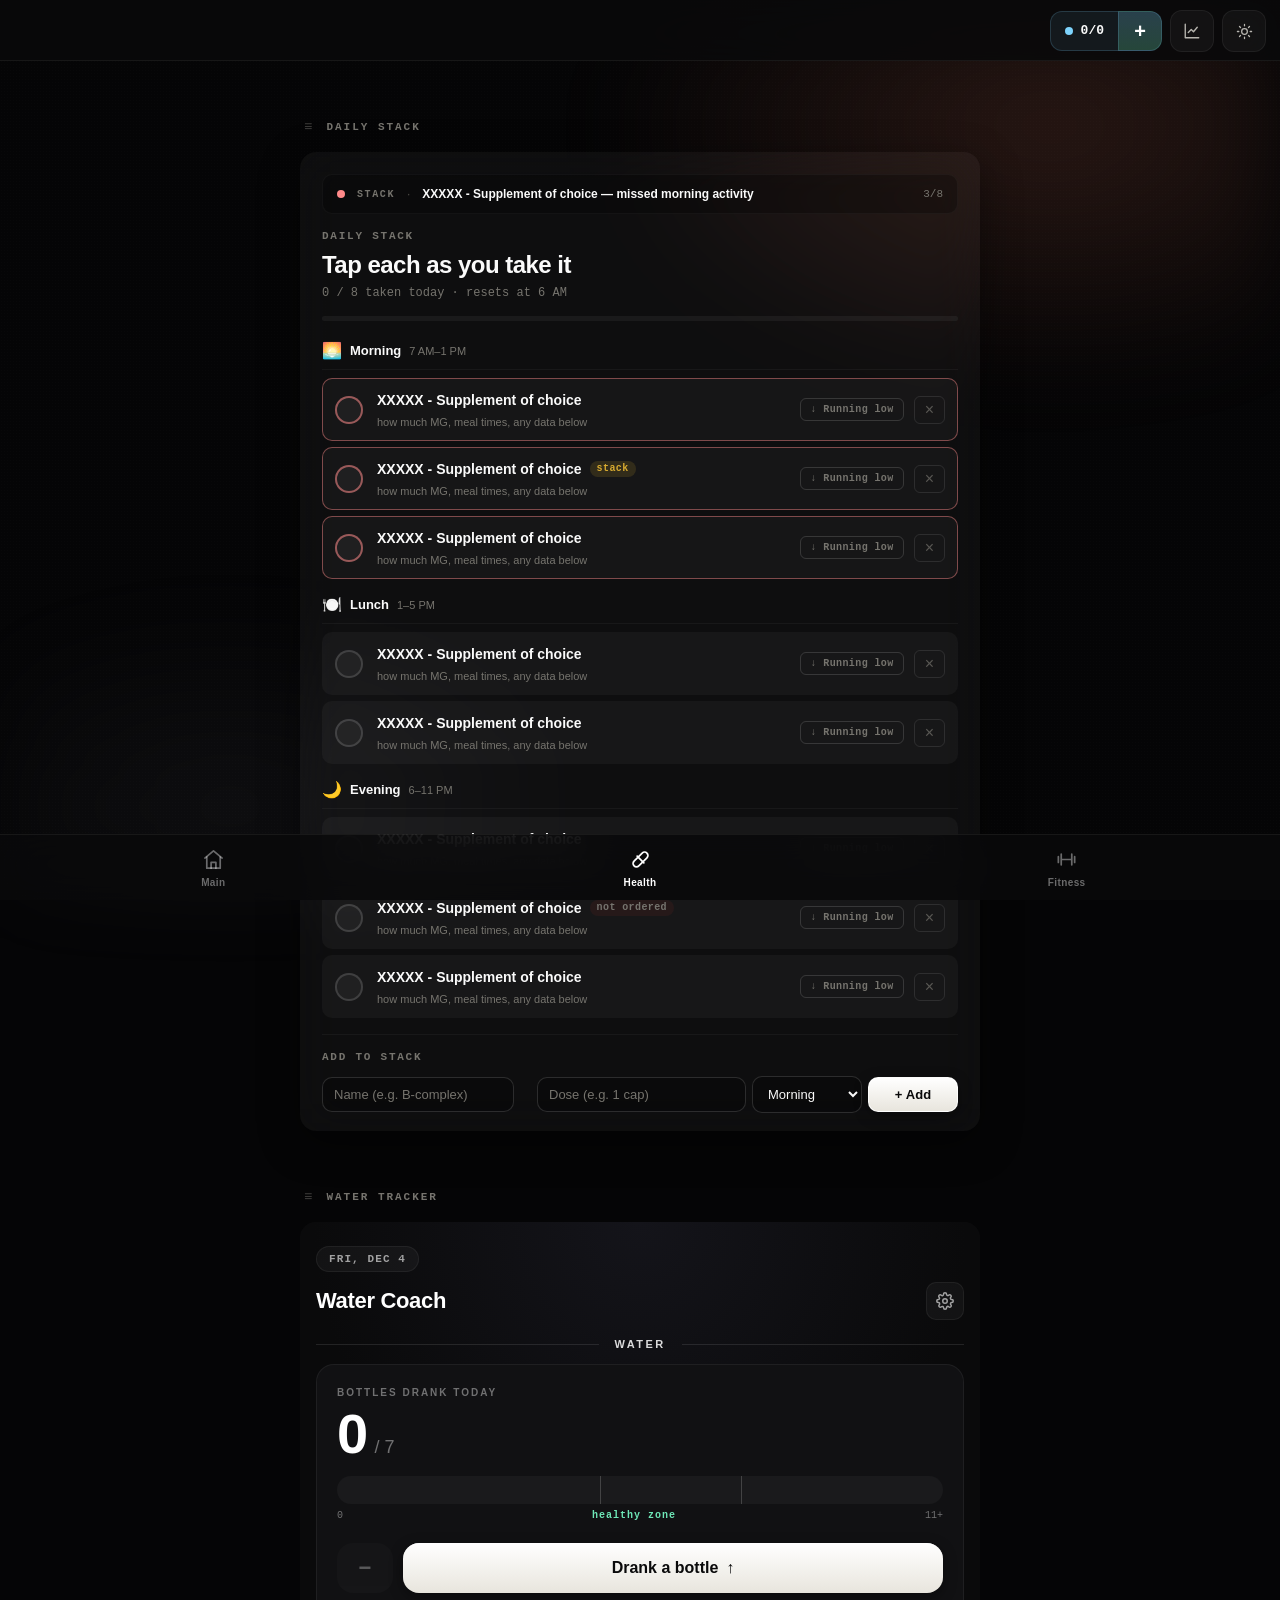
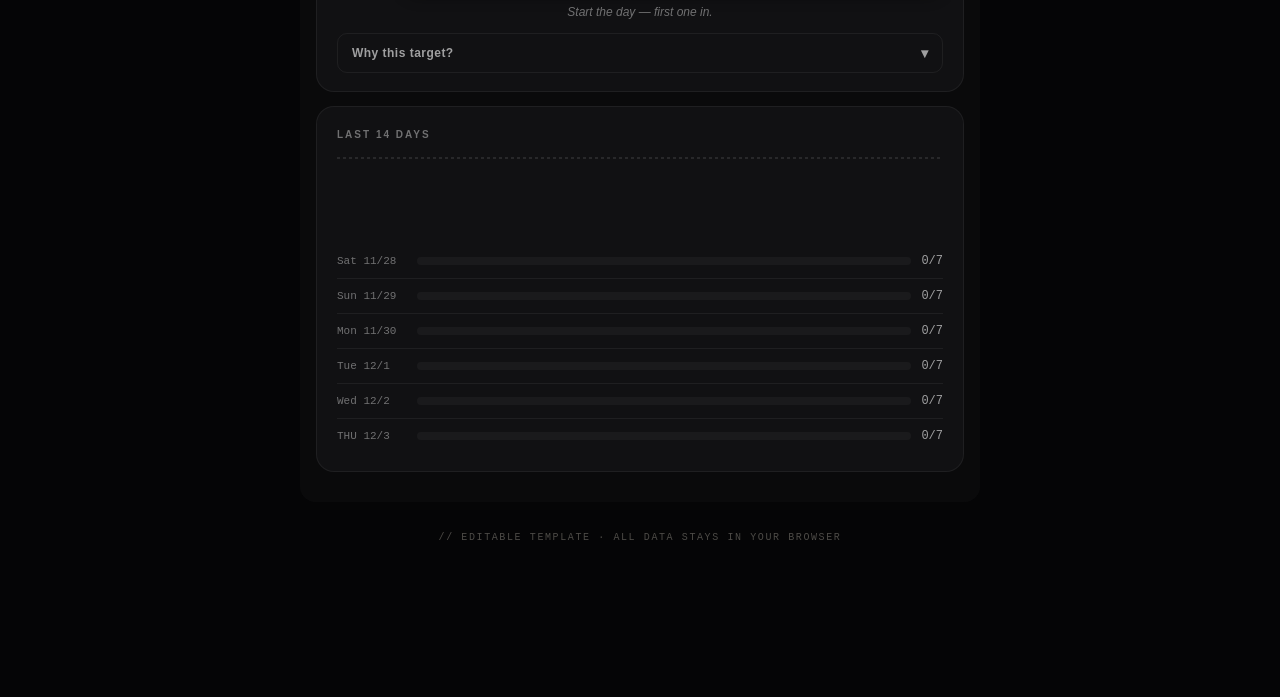
<file: health.html>
<!DOCTYPE html>
<html lang="en">
<head>
<meta charset="UTF-8">
<meta name="viewport" content="width=device-width, initial-scale=1.0, viewport-fit=cover">
<meta name="theme-color" content="#050506">
<meta name="color-scheme" content="dark">
<title>Daily Stack — Customizable Template</title>
<link rel="icon" href="data:image/svg+xml,<svg xmlns=%22http://www.w3.org/2000/svg%22 viewBox=%220 0 100 100%22><text y=%22.9em%22 font-size=%2290%22>%F0%9F%93%9A</text></svg>">
<script src="theme.js"></script>
<link rel="stylesheet" href="theme.css">
<script src="topbar.js" defer></script>
<style>
:root {
  --bg: var(--bg-deep);
  --bg-card: var(--card-glass);
  --bg-secondary: rgba(var(--ink), 0.035);
  --bg-input: var(--input-bg);
  --bg-input-focus: var(--input-bg-focus);

  --accent: #1D9E75;
  --accent-glow: rgba(29, 158, 117, 0.35);
  --warning: #FF8A4D;
  --warning-bg: rgba(163, 45, 45, 0.10);
  --tag-stack: #D8AB30;
  --tag-stack-bg: rgba(216, 171, 48, 0.15);
}
:root[data-theme="light"] {
  --accent: #14855F;
  --accent-glow: rgba(20, 133, 95, 0.25);
  --warning: #C2410C;
  --warning-bg: rgba(194, 65, 12, 0.08);
  --tag-stack: #9C7410;
  --tag-stack-bg: rgba(156, 116, 16, 0.12);
}

* { box-sizing: border-box; }
html, body {
  margin: 0; padding: 0;
  background: var(--bg);
  color: var(--text-secondary);
  font-family: var(--font);
  font-size: 15px; line-height: 1.5;
  -webkit-font-smoothing: antialiased;
  -moz-osx-font-smoothing: grayscale;
}
body { min-height: 100vh; position: relative; overflow-x: hidden; }

body::before {
  content: ''; position: fixed; inset: 0;
  background:
    radial-gradient(60% 50% at 82% 14%, rgba(224, 118, 88, 0.16) 0%, transparent 60%),
    radial-gradient(50% 40% at 18% 90%, rgba(180, 180, 200, 0.06) 0%, transparent 60%);
  filter: blur(40px);
  pointer-events: none; z-index: 0;
  animation: drift 36s ease-in-out infinite alternate;
}
body::after {
  content: ''; position: fixed; inset: 0;
  background-image: radial-gradient(rgba(var(--ink), 0.014) 1px, transparent 1px);
  background-size: 3px 3px;
  pointer-events: none; z-index: 1;
}
@keyframes drift { 0% { transform: translate(0, 0); } 100% { transform: translate(-2%, 2%); } }

main {
  position: relative; z-index: 2;
  max-width: 720px; margin: 0 auto;
  padding: 56px 20px 80px;
  padding-top: max(56px, env(safe-area-inset-top, 56px));
}

.section-title {
  font-family: var(--font-mono);
  font-size: 11px; font-weight: 600;
  letter-spacing: 0.18em; text-transform: uppercase;
  color: var(--text-tertiary);
  margin: 0 4px 14px;
  display: flex; align-items: center; gap: 12px;
}
.section-title::before { content: '≡'; font-size: 14px; opacity: 0.5; }
.water-embed { margin-top: 56px; }
.water-iframe {
  display: block;
  width: 100%;
  height: 880px;
  border: 0;
  background: transparent;
  border-radius: 16px;
  overflow: hidden;
  color-scheme: dark;
}
@media (max-width: 480px) {
  .water-embed { margin-top: 40px; }
  .water-iframe { height: 780px; }
}

.stack-card {
  background: var(--bg-card);
  border-radius: 16px;
  padding: 22px 22px 18px;
  backdrop-filter: blur(24px) saturate(1.2);
  -webkit-backdrop-filter: blur(24px) saturate(1.2);
  box-shadow: var(--shadow-card);
}

.stack-head { margin-bottom: 12px; }
.sf-eyebrow {
  font-family: var(--font-mono);
  font-size: 11px; font-weight: 600;
  letter-spacing: 0.16em; text-transform: uppercase;
  color: var(--text-tertiary);
  margin-bottom: 6px;
}
.sf-title {
  font-size: 24px; font-weight: 700;
  letter-spacing: -0.022em;
  color: var(--text-primary);
  line-height: 1.15; margin-bottom: 2px;
}
.stack-progress-text {
  font-family: var(--font-mono);
  font-size: 12px; color: var(--text-tertiary);
  font-variant-numeric: tabular-nums;
  margin-top: 6px;
}
.stack-progress-track {
  height: 5px;
  background: rgba(var(--ink), 0.05);
  border-radius: 999px; overflow: hidden;
  margin: 14px 0 18px;
}
.stack-progress-fill {
  height: 100%; width: 0%;
  background: var(--text-1); border-radius: 999px;
  transition: width 0.5s cubic-bezier(0.22, 1, 0.36, 1);
  box-shadow: inset 0 1px 0 rgba(var(--ink), 0.4);
}

.stack-window { margin-bottom: 14px; }
.stack-window-header {
  display: flex; align-items: center; gap: 8px;
  margin-bottom: 8px; padding-bottom: 6px;
  border-bottom: 1px solid var(--border-soft);
}
.stack-window-icon { font-size: 16px; }
.stack-window-title { font-size: 13px; font-weight: 700; color: var(--text-primary); }
.stack-window-time { font-size: 11px; color: var(--text-tertiary); font-weight: 500; }

.stack-item {
  display: grid;
  grid-template-columns: 32px 1fr auto auto;
  gap: 10px;
  align-items: center;
  padding: 10px 12px;
  border-radius: 10px;
  background: var(--bg-secondary);
  margin-bottom: 6px;
  border: 1px solid transparent;
  transition: background 0.2s, border-color 0.2s;
}
.stack-item:hover { background: rgba(var(--ink), 0.05); }
.stack-item.taken { background: rgba(29,158,117,0.08); }
.stack-item.taken .stack-item-name { text-decoration: line-through; color: var(--text-tertiary); }

@keyframes pulse-red {
  0%, 100% { box-shadow: 0 0 0 0 rgba(var(--bad-rgb), 0.4); }
  50%      { box-shadow: 0 0 0 8px rgba(var(--bad-rgb), 0); }
}
.stack-item.missed {
  border: 1px solid rgba(var(--bad-rgb), 0.45);
  animation: pulse-red 1.5s ease-in-out infinite;
}
.stack-item.missed .stack-check { border-color: rgba(var(--bad-rgb), 0.55); }
.stack-item.taken.missed { animation: none; border-color: transparent; }
.stack-item.taken.missed .stack-check { border-color: var(--accent); }

.stack-check {
  width: 28px; height: 28px;
  border-radius: 50%;
  border: 2px solid var(--border-strong);
  background: var(--bg-card);
  cursor: pointer;
  display: flex; align-items: center; justify-content: center;
  font-size: 14px; color: transparent;
  transition: all 0.2s;
  flex-shrink: 0; font-family: inherit; padding: 0;
}
.stack-check:hover { border-color: var(--accent); }
.stack-check.checked {
  background: var(--accent); border-color: var(--accent);
  color: white;
  box-shadow: 0 0 12px var(--accent-glow);
}

.stack-item-body { min-width: 0; }
.stack-item-name {
  font-size: 14px; font-weight: 600;
  color: var(--text-primary);
  line-height: 1.2;
  display: inline-flex; align-items: center;
  gap: 8px; flex-wrap: wrap;
  outline: none;
}
.stack-item-name[contenteditable="true"] {
  outline: 1px solid rgba(var(--ink), 0.25);
  outline-offset: 4px; border-radius: 4px;
}
.stack-item-meta {
  font-size: 11px; color: var(--text-tertiary);
  margin-top: 2px; outline: none; cursor: text;
}
.stack-item-meta[contenteditable="true"] {
  outline: 1px solid rgba(var(--ink), 0.2);
  outline-offset: 4px; border-radius: 4px;
  color: var(--text-secondary);
}
.stack-item-meta:empty::before {
  content: 'add notes…';
  color: var(--text-quaternary);
  font-style: italic;
}

.stack-item-tag {
  font-family: var(--font-mono);
  font-size: 10px;
  padding: 2px 7px; border-radius: 99px;
  font-weight: 600; letter-spacing: 0.04em;
  text-transform: lowercase;
}
.stack-item-tag.tag-stack { background: var(--tag-stack-bg); color: var(--tag-stack); }
.stack-item-tag.tag-not-ordered { background: var(--warning-bg); color: var(--text-tertiary); }

.stack-low-btn {
  background: transparent;
  border: 1px solid var(--border-strong);
  color: var(--text-tertiary);
  font-size: 10px;
  padding: 5px 9px; border-radius: 6px;
  cursor: pointer;
  font-family: var(--font-mono);
  font-weight: 600; letter-spacing: 0.04em;
  white-space: nowrap;
  display: inline-flex; align-items: center; gap: 4px;
  transition: all 0.15s;
}
.stack-low-btn:hover { border-color: rgba(163,45,45,0.4); color: var(--warning); }
.stack-low-btn.is-low {
  background: var(--warning-bg);
  border-color: rgba(163,45,45,0.4);
  color: var(--warning);
}

.stack-item-del {
  background: transparent;
  border: 1px solid var(--border-strong);
  color: var(--text-tertiary);
  cursor: pointer;
  font-size: 16px;
  padding: 4px 10px; border-radius: 6px;
  opacity: 0.7;
  transition: opacity 0.15s, color 0.15s, border-color 0.15s, background 0.15s;
  font-family: inherit;
  line-height: 1;
  min-width: 28px; min-height: 28px;
  display: inline-flex; align-items: center; justify-content: center;
}
.stack-item:hover .stack-item-del { opacity: 1; }
.stack-item-del:hover, .stack-item-del:active {
  color: var(--bad);
  border-color: rgba(var(--bad-rgb), 0.45);
  background: rgba(var(--bad-rgb), 0.08);
  opacity: 1;
}

.stack-window-empty {
  font-size: 12px;
  color: var(--text-quaternary);
  font-style: italic;
  padding: 8px 12px;
}

/* ====== TICKER — cycles missed + running low every 5s ====== */
.stack-ticker {
  display: flex;
  align-items: center;
  gap: 12px;
  padding: 10px 14px;
  margin-bottom: 14px;
  background: var(--input-bg);
  border: 1px solid rgba(var(--ink), 0.04);
  border-radius: 10px;
  font-size: 12px;
  min-height: 36px;
}
.stack-ticker-dot {
  width: 8px; height: 8px;
  border-radius: 50%;
  background: var(--good);
  flex-shrink: 0;
  transition: background 0.3s;
}
.stack-ticker.status-low .stack-ticker-dot { background: var(--warning); }
.stack-ticker.status-missed .stack-ticker-dot {
  background: var(--bad);
  animation: ticker-pulse 1.5s ease-in-out infinite;
}
@keyframes ticker-pulse {
  0%, 100% { box-shadow: 0 0 0 0 rgba(var(--bad-rgb), 0.5); }
  50%      { box-shadow: 0 0 0 5px rgba(var(--bad-rgb), 0); }
}
.stack-ticker-label {
  font-family: var(--font-mono);
  font-size: 10px;
  font-weight: 700;
  letter-spacing: 0.16em;
  text-transform: uppercase;
  color: var(--text-tertiary);
  flex-shrink: 0;
}
.stack-ticker-sep { color: var(--text-quaternary); flex-shrink: 0; }
.stack-ticker-msg {
  flex: 1;
  font-size: 12px;
  font-weight: 600;
  color: var(--text-primary);
  white-space: nowrap;
  overflow: hidden;
  text-overflow: ellipsis;
  transition: opacity 0.28s;
}
.stack-ticker-msg.is-fading { opacity: 0; }
.stack-ticker-count {
  font-family: var(--font-mono);
  font-size: 11px;
  color: var(--text-tertiary);
  font-variant-numeric: tabular-nums;
  flex-shrink: 0;
}

.stack-add-wrap {
  margin-top: 16px;
  padding-top: 14px;
  border-top: 1px solid var(--border-soft);
}
.stack-add-label { margin-bottom: 10px; }
.stack-add-row {
  display: grid;
  grid-template-columns: 1fr 1fr 110px 90px;
  gap: 6px;
  align-items: center;
}
.stack-input {
  font-size: 13px;
  padding: 9px 11px;
  border-radius: 10px;
  border: 1px solid var(--border-strong);
  background: var(--bg-input);
  color: var(--text-primary);
  font-family: inherit;
  transition: border-color 0.18s, background 0.18s;
}
.stack-input::placeholder { color: var(--text-tertiary); }
.stack-input:focus {
  outline: none;
  border-color: rgba(var(--ink), 0.40);
  background: var(--bg-input-focus);
}
.stack-select { cursor: pointer; }
.stack-add-btn {
  font-size: 13px;
  padding: 9px 11px;
  border-radius: 10px;
  border: 1px solid var(--btn-border);
  background: var(--btn-grad);
  color: var(--btn-text);
  font-weight: 700;
  letter-spacing: 0.005em;
  cursor: pointer;
  font-family: inherit;
  transition: transform 0.12s, box-shadow 0.18s, background 0.18s;
  box-shadow: var(--btn-shadow);
}
.stack-add-btn:hover {
  background: var(--btn-grad);
  transform: translateY(-1px);
}
.stack-add-btn:active { transform: translateY(0) scale(0.97); }

/* ====== SEARCH AUTOCOMPLETE — appears below the form when typing in Name ====== */
.stack-name-wrap { position: relative; }

.stack-search-results {
  position: absolute;
  top: calc(100% + 6px);
  left: 0;
  width: max(100%, 320px);
  background: var(--bg-dropdown);
  border: 1px solid var(--border-strong);
  border-radius: 12px;
  max-height: 280px;
  overflow-y: auto;
  backdrop-filter: blur(20px) saturate(1.2);
  -webkit-backdrop-filter: blur(20px) saturate(1.2);
  box-shadow: var(--shadow-pop);
  z-index: 50;
  padding: 6px;
}
.stack-search-results[hidden] { display: none; }

.stack-result {
  display: flex;
  gap: 12px; align-items: center;
  width: 100%;
  padding: 9px 11px;
  background: transparent; border: none;
  border-radius: 8px;
  cursor: pointer;
  text-align: left;
  font-family: inherit;
  color: var(--text-secondary);
  transition: background 0.12s;
}
.stack-result:hover, .stack-result.is-focused { background: rgba(var(--ink), 0.06); }

.stack-result-icon { font-size: 17px; flex-shrink: 0; width: 24px; text-align: center; }
.stack-result-body { min-width: 0; flex: 1; }
.stack-result-name {
  font-size: 13px; font-weight: 600;
  color: var(--text-primary); line-height: 1.2;
}
.stack-result-meta {
  font-size: 11px; color: var(--text-tertiary);
  margin-top: 2px;
}

.attribution {
  text-align: center; margin-top: 28px;
  font-family: var(--font-mono);
  font-size: 10px;
  letter-spacing: 0.16em;
  text-transform: uppercase;
  color: var(--text-quaternary);
}

@media (max-width: 600px) {
  main { padding: 40px 16px 60px; }
  .stack-card { padding: 18px 16px 14px; }
  .stack-item { grid-template-columns: 28px 1fr auto; gap: 8px; }
  .stack-item .stack-low-btn { grid-column: 2 / 4; margin-top: 4px; justify-self: start; }
  .stack-add-row { grid-template-columns: 1fr 1fr; }
  .stack-add-row .stack-add-btn { grid-column: 1 / -1; }
  .stack-add-row .stack-select { grid-column: 1 / -1; }
  .stack-search-results { width: 100%; }
}

::selection { background: rgba(224, 118, 88, 0.3); color: var(--text-primary); }
::-webkit-scrollbar { width: 10px; }
::-webkit-scrollbar-track { background: transparent; }
::-webkit-scrollbar-thumb { background: rgba(var(--ink), 0.08); border-radius: 999px; }
::-webkit-scrollbar-thumb:hover { background: rgba(var(--ink), 0.15); }
</style>
</head>
<body>

<main>
  <div class="section-title">Daily Stack</div>

  <div class="stack-card">
    <div class="stack-ticker" id="stackTicker">
      <span class="stack-ticker-dot"></span>
      <span class="stack-ticker-label">STACK</span>
      <span class="stack-ticker-sep">·</span>
      <span class="stack-ticker-msg" id="stackTickerMsg">All caught up — keep it rolling</span>
      <span class="stack-ticker-count" id="stackTickerCount">0/0</span>
    </div>

    <div class="stack-head">
      <div class="sf-eyebrow">Daily stack</div>
      <div class="sf-title">Tap each as you take it</div>
      <div class="stack-progress-text" id="stackProgressText">— / — taken today · resets at 6 AM</div>
    </div>

    <div class="stack-progress-track">
      <div id="stackProgressBar" class="stack-progress-fill"></div>
    </div>

    <div id="stackGroups"></div>

    <div class="stack-add-wrap">
      <div class="sf-eyebrow stack-add-label">Add to stack</div>
      <div class="stack-add-row">
        <div class="stack-name-wrap">
          <input id="stackAddName" type="text" placeholder="Name (e.g. B-complex)" class="stack-input" autocomplete="off" spellcheck="false" />
          <div id="stackSearchResults" class="stack-search-results" hidden></div>
        </div>
        <input id="stackAddDose" type="text" placeholder="Dose (e.g. 1 cap)" class="stack-input" />
        <select id="stackAddWindow" class="stack-input stack-select">
          <option value="morning">Morning</option>
          <option value="lunch">Lunch</option>
          <option value="evening">Evening</option>
          <option value="anytime">Anytime</option>
        </select>
        <button id="stackAddBtn" class="stack-add-btn">+ Add</button>
      </div>
    </div>
  </div>

  <section id="water" class="water-embed">
    <div class="section-title">Water Tracker</div>
    <iframe src="po-water.html" class="water-iframe" loading="lazy" title="Water Tracker"></iframe>
  </section>

  <div class="attribution">// editable template · all data stays in your browser</div>
</main>

<script>
(() => {
  'use strict';

  const storeGet = (k) => { try { return JSON.parse(localStorage.getItem(k)); } catch { return null; } };
  const storeSet = (k, v) => localStorage.setItem(k, JSON.stringify(v));

  function getActiveDate() {
    const now = new Date();
    if (now.getHours() < 6) now.setDate(now.getDate() - 1);
    const y = now.getFullYear();
    const m = String(now.getMonth() + 1).padStart(2, '0');
    const d = String(now.getDate()).padStart(2, '0');
    return `${y}-${m}-${d}`;
  }

  const TEMPLATE_VERSION = 5;

  const STACK_DEFAULTS = [
    { id: 'm1', name: 'XXXXX - Supplement of choice', dose: '', window: 'morning', note: 'how much MG, meal times, any data below', tag: null,    ordered: true  },
    { id: 'm2', name: 'XXXXX - Supplement of choice', dose: '', window: 'morning', note: 'how much MG, meal times, any data below', tag: 'stack', ordered: true  },
    { id: 'm3', name: 'XXXXX - Supplement of choice', dose: '', window: 'morning', note: 'how much MG, meal times, any data below', tag: null,    ordered: true  },
    { id: 'l1', name: 'XXXXX - Supplement of choice', dose: '', window: 'lunch',   note: 'how much MG, meal times, any data below', tag: null,    ordered: true  },
    { id: 'l2', name: 'XXXXX - Supplement of choice', dose: '', window: 'lunch',   note: 'how much MG, meal times, any data below', tag: null,    ordered: true  },
    { id: 'e1', name: 'XXXXX - Supplement of choice', dose: '', window: 'evening', note: 'how much MG, meal times, any data below', tag: null,    ordered: true  },
    { id: 'e2', name: 'XXXXX - Supplement of choice', dose: '', window: 'evening', note: 'how much MG, meal times, any data below', tag: 'not-ordered', ordered: false },
    { id: 'e3', name: 'XXXXX - Supplement of choice', dose: '', window: 'evening', note: 'how much MG, meal times, any data below', tag: null,    ordered: true  },
  ];

  const STACK_WINDOWS = [
    { key: 'morning', icon: '🌅', title: 'Morning', time: '7 AM–1 PM', cutoffHour: 13 },
    { key: 'lunch',   icon: '🍽️', title: 'Lunch',   time: '1–5 PM', cutoffHour: 17 },
    { key: 'evening', icon: '🌙', title: 'Evening', time: '6–11 PM', cutoffHour: 23 },
    { key: 'anytime', icon: '⏱️', title: 'Anytime', time: 'No fixed window', cutoffHour: null },
  ];

  // ====== SUPPLEMENT DATABASE — researched defaults ======
  const SUPPLEMENT_DB = [
    { name: 'Creatine monohydrate', dose: '5g', window: 'anytime', note: 'Daily — consistency matters more than timing', icon: '🏋️', aliases: ['creatine'] },
    { name: 'Beta-alanine', dose: '2–5g', window: 'morning', note: 'Pre-workout — split doses to avoid tingles', icon: '🏋️', aliases: ['beta alanine'] },
    { name: 'L-citrulline', dose: '6–8g', window: 'morning', note: '~30 min pre-workout for pump', icon: '🏋️', aliases: ['citrulline'] },
    { name: 'BCAAs', dose: '5–10g', window: 'anytime', note: 'Around workout window', icon: '🏋️', aliases: ['bcaa'] },
    { name: 'Whey protein', dose: '25–40g', window: 'anytime', note: 'Post-workout or to hit daily target', icon: '🥤', aliases: ['whey'] },
    { name: 'Casein protein', dose: '25–40g', window: 'evening', note: 'Before bed for slow overnight aminos', icon: '🥤', aliases: ['casein'] },
    { name: 'L-carnitine', dose: '1–2g', window: 'morning', note: 'With carbs for best uptake', icon: '🏋️', aliases: ['carnitine'] },
    { name: 'Acetyl-L-carnitine', dose: '500mg–2g', window: 'morning', note: 'Cognitive variant — crosses BBB', icon: '🧠', aliases: ['alcar'] },
    { name: 'HMB', dose: '3g', window: 'anytime', note: 'Split 3x daily — muscle preservation', icon: '🏋️', aliases: ['hmb'] },
    { name: 'Glutamine', dose: '5g', window: 'anytime', note: 'Recovery — post-workout or before bed', icon: '🏋️', aliases: ['l-glutamine'] },
    { name: 'Vitamin D3', dose: '2000–5000 IU', window: 'lunch', note: 'Fat-soluble — take with biggest meal', icon: '☀️', aliases: ['vit d', 'vitamin d', 'd3', 'cholecalciferol'] },
    { name: 'Vitamin K2 (MK-7)', dose: '100–200 mcg', window: 'lunch', note: 'Pairs with D3 — same meal', icon: '💊', aliases: ['vit k', 'vitamin k', 'k2', 'mk7'] },
    { name: 'Vitamin C', dose: '500–1000mg', window: 'morning', note: 'Water-soluble — split if over 500mg', icon: '🍊', aliases: ['vit c', 'ascorbic acid'] },
    { name: 'Vitamin B12', dose: '500–1000mcg', window: 'morning', note: 'Methylcobalamin form preferred', icon: '⚡', aliases: ['b12', 'methylcobalamin'] },
    { name: 'B-complex', dose: '1 cap', window: 'morning', note: 'All B vitamins — energy', icon: '⚡', aliases: ['b complex', 'b vitamins'] },
    { name: 'Vitamin A', dose: '5000 IU', window: 'lunch', note: 'Fat-soluble — with fat', icon: '💊', aliases: ['vit a', 'retinol'] },
    { name: 'Vitamin E', dose: '400 IU', window: 'lunch', note: 'Fat-soluble — with fat', icon: '💊', aliases: ['vit e', 'tocopherol'] },
    { name: 'Folate', dose: '400–800mcg', window: 'morning', note: 'Methylfolate preferred', icon: '💊', aliases: ['folic acid', 'b9', 'methylfolate'] },
    { name: 'Biotin', dose: '30mcg–5mg', window: 'anytime', note: 'Hair, skin, nails', icon: '💅', aliases: ['biotin', 'b7'] },
    { name: 'Multivitamin', dose: '1 serving', window: 'lunch', note: 'Take with food', icon: '💊', aliases: ['multi', 'multivitamin'] },
    { name: 'Magnesium glycinate', dose: '200–400mg', window: 'evening', note: '30–60 min before bed — sleep helper', icon: '🌙', aliases: ['magnesium', 'mag glycinate', 'bisglycinate'] },
    { name: 'Magnesium L-threonate', dose: '144mg elemental', window: 'evening', note: 'Cognitive variant — crosses BBB', icon: '🧠', aliases: ['magtein', 'threonate'] },
    { name: 'Magnesium citrate', dose: '200–400mg', window: 'evening', note: 'Also supports digestion', icon: '🌙', aliases: ['mag citrate'] },
    { name: 'Zinc', dose: '15–30mg', window: 'evening', note: 'With food — not with calcium or iron', icon: '💊', aliases: ['zinc'] },
    { name: 'Iron', dose: '18–65mg', window: 'morning', note: 'Empty stomach with vit C', icon: '💊', aliases: ['iron'] },
    { name: 'Calcium', dose: '500mg', window: 'evening', note: 'With food — not with iron', icon: '🦴', aliases: ['calcium'] },
    { name: 'Selenium', dose: '100–200mcg', window: 'anytime', note: 'Thyroid + antioxidant', icon: '💊', aliases: ['selenium'] },
    { name: 'Iodine', dose: '150mcg', window: 'morning', note: 'Thyroid support', icon: '💊', aliases: ['iodine'] },
    { name: 'Omega-3 (Fish oil)', dose: '2–3g EPA+DHA', window: 'lunch', note: 'With biggest fatty meal', icon: '🐟', aliases: ['omega 3', 'omega3', 'fish oil', 'epa', 'dha'] },
    { name: 'Krill oil', dose: '500–1000mg', window: 'lunch', note: 'More absorbable than fish oil', icon: '🐟', aliases: ['krill'] },
    { name: 'MCT oil', dose: '1–2 tbsp', window: 'morning', note: 'Fast energy — start low', icon: '🥥', aliases: ['mct'] },
    { name: 'Flaxseed oil', dose: '1–2g', window: 'lunch', note: 'Plant omega-3 — with food', icon: '🌱', aliases: ['flax', 'flaxseed'] },
    { name: 'L-theanine', dose: '100–200mg', window: 'morning', note: 'Stacks with caffeine 2:1', icon: '🧠', aliases: ['theanine'] },
    { name: 'Caffeine', dose: '100–200mg', window: 'morning', note: 'Stack with L-theanine for cleaner focus', icon: '☕', aliases: ['caffeine'] },
    { name: 'Rhodiola rosea', dose: '200–400mg', window: 'morning', note: 'Adaptogen — energy and stress', icon: '🌿', aliases: ['rhodiola'] },
    { name: 'Lion\'s mane', dose: '500–1000mg', window: 'morning', note: 'Cognitive support — daily', icon: '🍄', aliases: ['lions mane', 'hericium'] },
    { name: 'Bacopa monnieri', dose: '300–600mg', window: 'morning', note: 'With fat — long-term memory', icon: '🌿', aliases: ['bacopa'] },
    { name: 'Ginkgo biloba', dose: '120–240mg', window: 'morning', note: 'Circulation and cognition', icon: '🌿', aliases: ['ginkgo'] },
    { name: 'Alpha-GPC', dose: '300–600mg', window: 'morning', note: 'Choline — focus and learning', icon: '🧠', aliases: ['alpha gpc'] },
    { name: 'Phosphatidylserine', dose: '100–300mg', window: 'evening', note: 'Cortisol regulation', icon: '🧠', aliases: ['ps'] },
    { name: 'NAC', dose: '600–1800mg', window: 'morning', note: 'Glutathione precursor — split doses', icon: '💊', aliases: ['nac', 'n-acetyl cysteine'] },
    { name: 'Melatonin', dose: '0.3–3mg', window: 'evening', note: '30–60 min before bed — start low', icon: '🌙', aliases: ['melatonin'] },
    { name: 'Glycine', dose: '3g', window: 'evening', note: 'Body temp drop = better sleep onset', icon: '🌙', aliases: ['glycine'] },
    { name: 'Apigenin', dose: '50mg', window: 'evening', note: 'From chamomile — before bed', icon: '🌙', aliases: ['apigenin'] },
    { name: 'Ashwagandha', dose: '300–600mg', window: 'evening', note: 'KSM-66 form — stress and cortisol', icon: '🌿', aliases: ['ashwagandha', 'ksm-66'] },
    { name: 'L-tryptophan', dose: '500mg–1g', window: 'evening', note: 'Serotonin precursor — sleep onset', icon: '🌙', aliases: ['tryptophan'] },
    { name: 'GABA', dose: '500–750mg', window: 'evening', note: 'Calming — before bed', icon: '🌙', aliases: ['gaba'] },
    { name: 'Valerian root', dose: '300–600mg', window: 'evening', note: 'Sleep onset support', icon: '🌙', aliases: ['valerian'] },
    { name: 'Probiotics', dose: '10–50 billion CFU', window: 'morning', note: 'Empty stomach or with food', icon: '🦠', aliases: ['probiotic'] },
    { name: 'Quercetin', dose: '500–1000mg', window: 'anytime', note: 'Pairs well with vitamin C', icon: '🌿', aliases: ['quercetin'] },
    { name: 'Curcumin', dose: '500–1000mg', window: 'lunch', note: 'With black pepper + fat', icon: '🌿', aliases: ['curcumin', 'turmeric'] },
    { name: 'Resveratrol', dose: '250–500mg', window: 'morning', note: 'With fat for absorption', icon: '🍇', aliases: ['resveratrol'] },
    { name: 'CoQ10 / Ubiquinol', dose: '100–200mg', window: 'lunch', note: 'Fat-soluble — with biggest meal', icon: '💊', aliases: ['coq10', 'ubiquinol'] },
    { name: 'Alpha lipoic acid', dose: '300–600mg', window: 'morning', note: 'Empty stomach for absorption', icon: '💊', aliases: ['ala', 'alpha lipoic'] },
    { name: 'Glutathione', dose: '250–1000mg', window: 'morning', note: 'Liposomal form for absorption', icon: '💊', aliases: ['glutathione'] },
    { name: 'Astaxanthin', dose: '4–12mg', window: 'lunch', note: 'Fat-soluble — with fatty meal', icon: '💊', aliases: ['astaxanthin'] },
    { name: 'Berberine', dose: '500mg', window: 'lunch', note: 'Before meals — glucose support', icon: '💊', aliases: ['berberine'] },
    { name: 'Milk thistle', dose: '200–400mg', window: 'anytime', note: 'Silymarin — liver support', icon: '🌿', aliases: ['milk thistle', 'silymarin'] },
    { name: 'Spirulina', dose: '3–5g', window: 'morning', note: 'Algae — protein and antioxidants', icon: '🌱', aliases: ['spirulina'] },
    { name: 'Chlorella', dose: '2–4g', window: 'morning', note: 'Algae — detox support', icon: '🌱', aliases: ['chlorella'] },
    { name: 'Tongkat ali', dose: '200–400mg', window: 'morning', note: 'Cycle 8 weeks on/off', icon: '🌿', aliases: ['tongkat', 'longjack'] },
    { name: 'Fadogia agrestis', dose: '600mg', window: 'morning', note: 'Cycle 8 weeks on/off', icon: '🌿', aliases: ['fadogia'] },
    { name: 'DHEA', dose: '25–50mg', window: 'morning', note: 'Hormonal — consult doctor', icon: '💊', aliases: ['dhea'] },
    { name: 'Pregnenolone', dose: '10–50mg', window: 'morning', note: 'Hormonal — consult doctor', icon: '💊', aliases: ['pregnenolone'] },
    { name: 'Tribulus terrestris', dose: '250–750mg', window: 'morning', note: 'Libido and energy', icon: '🌿', aliases: ['tribulus'] },
    { name: 'Maca root', dose: '1.5–3g', window: 'morning', note: 'Adaptogen — energy and libido', icon: '🌿', aliases: ['maca'] },
    { name: 'Collagen peptides', dose: '10–20g', window: 'anytime', note: 'With vitamin C for synthesis', icon: '💅', aliases: ['collagen'] },
    { name: 'Glucosamine', dose: '1500mg', window: 'lunch', note: 'With food', icon: '🦴', aliases: ['glucosamine'] },
    { name: 'Chondroitin', dose: '1200mg', window: 'lunch', note: 'Often paired with glucosamine', icon: '🦴', aliases: ['chondroitin'] },
    { name: 'MSM', dose: '1–3g', window: 'anytime', note: 'Joint support', icon: '🦴', aliases: ['msm'] },
    { name: 'Hyaluronic acid', dose: '120–200mg', window: 'anytime', note: 'Skin and joint hydration', icon: '💅', aliases: ['hyaluronic', 'ha'] },
    { name: 'Cordyceps', dose: '1–3g', window: 'morning', note: 'Energy and endurance', icon: '🍄', aliases: ['cordyceps'] },
    { name: 'Reishi', dose: '1–2g', window: 'evening', note: 'Calming adaptogen', icon: '🍄', aliases: ['reishi', 'ganoderma'] },
    { name: 'Chaga', dose: '1–2g', window: 'morning', note: 'Antioxidant and immune', icon: '🍄', aliases: ['chaga'] },
  ];

  let todayKey = `stack:taken:${getActiveDate()}`;

  function getItems() {
    const storedVersion = storeGet('stack:version');
    const stored = storeGet('stack:items');
    if (!stored || !Array.isArray(stored) || !stored.length || storedVersion !== TEMPLATE_VERSION) {
      const fresh = JSON.parse(JSON.stringify(STACK_DEFAULTS));
      storeSet('stack:items', fresh);
      storeSet('stack:version', TEMPLATE_VERSION);
      return fresh;
    }
    return stored;
  }
  function setItems(items) { storeSet('stack:items', items); }
  function getTaken() { return storeGet(todayKey) || {}; }
  function setTaken(map) { storeSet(todayKey, map); }
  function getLow() { return storeGet('stack:low') || []; }
  function setLow(arr) { storeSet('stack:low', arr); }

  function toggleTaken(id) {
    const taken = getTaken();
    if (taken[id]) delete taken[id]; else taken[id] = Date.now();
    setTaken(taken); render();
  }
  function toggleLow(id) {
    const low = getLow();
    if (low.includes(id)) setLow(low.filter(x => x !== id));
    else { low.push(id); setLow(low); }
    render();
  }
  function deleteItem(id) {
    setItems(getItems().filter(i => i.id !== id));
    const taken = getTaken();
    delete taken[id];
    setTaken(taken);
    setLow(getLow().filter(x => x !== id));
    render();
  }
  function addItem(name, dose, windowKey, note = '') {
    const v = String(name || '').trim();
    if (!v) return;
    const items = getItems();
    const id = 'custom_' + Date.now() + '_' + Math.random().toString(36).slice(2, 6);
    items.push({
      id, name: v,
      dose: String(dose || '').trim(),
      window: ['morning','lunch','evening','anytime'].includes(windowKey) ? windowKey : 'anytime',
      note: String(note || '').trim(),
      tag: null, ordered: true
    });
    setItems(items);
    render();
  }
  function updateItem(id, field, value) {
    const items = getItems();
    const item = items.find(i => i.id === id);
    if (!item) return;
    item[field] = value;
    setItems(items);
  }

  function render() {
    const items = getItems();
    const taken = getTaken();
    const low = getLow();
    const totalCount = items.length;
    const takenCount = items.filter(i => taken[i.id]).length;
    document.getElementById('stackProgressText').textContent =
      `${takenCount} / ${totalCount} taken today · resets at 6 AM`;
    const pct = totalCount === 0 ? 0 : (takenCount / totalCount) * 100;
    document.getElementById('stackProgressBar').style.width = pct + '%';

    const groupsEl = document.getElementById('stackGroups');
    groupsEl.innerHTML = '';

    const now = new Date();
    const nowHour = now.getHours() + (now.getMinutes() / 60);

    STACK_WINDOWS.forEach(win => {
      const winItems = items.filter(i => (i.window || 'anytime') === win.key);
      if (winItems.length === 0) return;

      const group = document.createElement('div');
      group.className = 'stack-window';
      group.innerHTML = `
        <div class="stack-window-header">
          <span class="stack-window-icon">${win.icon}</span>
          <span class="stack-window-title">${win.title}</span>
          <span class="stack-window-time">${win.time}</span>
        </div>`;

      const isPastCutoff = win.cutoffHour !== null && nowHour > win.cutoffHour;

      winItems.forEach(item => {
        const isTaken = !!taken[item.id];
        const isLow = low.includes(item.id);
        const isMissed = !isTaken && isPastCutoff;

        const row = document.createElement('div');
        row.className = 'stack-item' + (isTaken ? ' taken' : '') + (isMissed ? ' missed' : '');

        let tagHtml = '';
        if (item.tag === 'stack') tagHtml = '<span class="stack-item-tag tag-stack">stack</span>';
        else if (item.tag === 'not-ordered') tagHtml = '<span class="stack-item-tag tag-not-ordered">not ordered</span>';

        row.innerHTML = `
          <button class="stack-check ${isTaken ? 'checked' : ''}" data-action="toggle" data-id="${item.id}" aria-label="Mark taken">${isTaken ? '✓' : ''}</button>
          <div class="stack-item-body">
            <div class="stack-item-name" data-edit="name" data-id="${item.id}">
              <span class="stack-item-name-text">${escapeHtml(item.name)}</span>${tagHtml}
            </div>
            <div class="stack-item-meta" data-edit="meta" data-id="${item.id}">${escapeHtml(metaText(item))}</div>
          </div>
          <button class="stack-low-btn ${isLow ? 'is-low' : ''}" data-action="low" data-id="${item.id}">↓ Running low</button>
          <button class="stack-item-del" data-action="del" data-id="${item.id}" aria-label="Delete">×</button>`;

        group.appendChild(row);
      });

      groupsEl.appendChild(group);
    });

    if (groupsEl.children.length === 0) {
      groupsEl.innerHTML = `<div class="stack-window-empty">No items yet — add one below to start your stack.</div>`;
    }

    // Sync ticker after every render
    renderTicker();
  }

  // ====== TICKER ======
  let tickerIndex = 0;
  let tickerInterval = null;
  let cachedIssues = [];

  function getStackIssues() {
    const items = getItems();
    const taken = getTaken();
    const low = getLow();
    const now = new Date();
    const nowHour = now.getHours() + (now.getMinutes() / 60);

    const missed = [];
    const lowList = [];

    items.forEach(item => {
      const win = STACK_WINDOWS.find(w => w.key === (item.window || 'anytime'));
      const isPastCutoff = win && win.cutoffHour !== null && nowHour > win.cutoffHour;
      const isTaken = !!taken[item.id];
      if (isPastCutoff && !isTaken) {
        missed.push({
          type: 'missed',
          text: `${item.name} — missed ${win.title.toLowerCase()} activity`
        });
      }
      if (low.includes(item.id)) {
        lowList.push({
          type: 'low',
          text: `${item.name} — running low, reorder soon`
        });
      }
    });

    return [...missed, ...lowList];
  }

  function renderTicker() {
    const issues = getStackIssues();
    const tickerEl = document.getElementById('stackTicker');
    const msgEl = document.getElementById('stackTickerMsg');
    const countEl = document.getElementById('stackTickerCount');
    const totalItems = getItems().length;

    cachedIssues = issues;

    if (issues.length === 0) {
      msgEl.textContent = 'All caught up — keep it rolling';
      tickerEl.classList.remove('status-low', 'status-missed');
      countEl.textContent = `0/${totalItems}`;
      tickerIndex = 0;
      return;
    }

    const hasMissed = issues.some(i => i.type === 'missed');
    tickerEl.classList.remove('status-low', 'status-missed');
    tickerEl.classList.add(hasMissed ? 'status-missed' : 'status-low');

    if (tickerIndex >= issues.length) tickerIndex = 0;
    msgEl.textContent = issues[tickerIndex].text;
    countEl.textContent = `${issues.length}/${totalItems}`;
  }

  function cycleTicker() {
    if (cachedIssues.length <= 1) {
      renderTicker();
      return;
    }
    const msgEl = document.getElementById('stackTickerMsg');
    msgEl.classList.add('is-fading');
    setTimeout(() => {
      tickerIndex++;
      renderTicker();
      msgEl.classList.remove('is-fading');
    }, 280);
  }

  function startTicker() {
    if (tickerInterval) clearInterval(tickerInterval);
    tickerInterval = setInterval(cycleTicker, 5000);
  }

  function metaText(item) {
    const parts = [];
    if (item.dose) parts.push(item.dose);
    if (item.note) parts.push(item.note);
    return parts.join(' · ');
  }
  function escapeHtml(str) {
    return String(str).replace(/[&<>"']/g, c => ({'&':'&amp;','<':'&lt;','>':'&gt;','"':'&quot;',"'":'&#39;'}[c]));
  }

  document.getElementById('stackGroups').addEventListener('click', (e) => {
    const btn = e.target.closest('[data-action]');
    if (!btn) return;
    e.stopPropagation();
    const id = btn.dataset.id;
    if (btn.dataset.action === 'toggle') toggleTaken(id);
    else if (btn.dataset.action === 'low') toggleLow(id);
    else if (btn.dataset.action === 'del') deleteItem(id);
  });
  document.getElementById('stackGroups').addEventListener('pointerdown', (e) => {
    const btn = e.target.closest('[data-action="del"]');
    if (!btn) return;
    e.preventDefault(); e.stopPropagation();
    deleteItem(btn.dataset.id);
  });
  document.getElementById('stackGroups').addEventListener('click', (e) => {
    const editEl = e.target.closest('[data-edit]');
    if (!editEl) return;
    if (e.target.closest('[data-action]')) return;
    if (editEl.getAttribute('contenteditable') === 'true') return;
    startEdit(editEl);
  });

  function startEdit(el) {
    const id = el.dataset.id;
    const field = el.dataset.edit;
    if (field === 'name') {
      const textSpan = el.querySelector('.stack-item-name-text');
      if (!textSpan) return;
      textSpan.setAttribute('contenteditable', 'true');
      textSpan.style.outline = '1px solid rgba(var(--ink), 0.25)';
      textSpan.style.outlineOffset = '4px';
      textSpan.style.borderRadius = '4px';
      textSpan.focus();
      placeCaretAtEnd(textSpan);
      const finish = (commit) => {
        textSpan.removeAttribute('contenteditable');
        textSpan.style.outline = ''; textSpan.style.outlineOffset = '';
        if (commit) {
          const newVal = textSpan.textContent.trim();
          if (newVal) updateItem(id, 'name', newVal); else render();
        } else render();
      };
      textSpan.addEventListener('blur', () => finish(true), { once: true });
      textSpan.addEventListener('keydown', (e) => {
        if (e.key === 'Enter') { e.preventDefault(); textSpan.blur(); }
        if (e.key === 'Escape') { textSpan.blur(); render(); }
      });
    }
    if (field === 'meta') {
      el.setAttribute('contenteditable', 'true');
      el.focus(); placeCaretAtEnd(el);
      const finish = (commit) => {
        el.removeAttribute('contenteditable');
        if (commit) {
          const text = el.textContent.trim();
          const parts = text.split(/\s*·\s*/);
          updateItem(id, 'dose', parts[0] || '');
          updateItem(id, 'note', parts.slice(1).join(' · '));
        }
        render();
      };
      el.addEventListener('blur', () => finish(true), { once: true });
      el.addEventListener('keydown', (e) => {
        if (e.key === 'Enter') { e.preventDefault(); el.blur(); }
        if (e.key === 'Escape') { el.blur(); render(); }
      });
    }
  }

  function placeCaretAtEnd(el) {
    const range = document.createRange();
    range.selectNodeContents(el);
    range.collapse(false);
    const sel = window.getSelection();
    sel.removeAllRanges();
    sel.addRange(range);
  }

  // ====== ADD FORM + SEARCH AUTOCOMPLETE ======
  const nameInput = document.getElementById('stackAddName');
  const doseInput = document.getElementById('stackAddDose');
  const winSelect = document.getElementById('stackAddWindow');
  const addBtn = document.getElementById('stackAddBtn');
  const resultsEl = document.getElementById('stackSearchResults');

  let pendingNote = ''; // hidden note auto-filled when a DB result is selected

  function searchSupplements(q) {
    const query = q.toLowerCase().trim();
    if (!query) return [];
    const starts = [];
    const contains = [];
    SUPPLEMENT_DB.forEach(s => {
      const nameLC = s.name.toLowerCase();
      const aliases = (s.aliases || []).map(a => a.toLowerCase());
      const allNames = [nameLC, ...aliases];
      if (allNames.some(n => n.startsWith(query))) starts.push(s);
      else if (allNames.some(n => n.includes(query))) contains.push(s);
    });
    return [...starts, ...contains].slice(0, 6);
  }

  function renderSearchResults(q) {
    const matches = searchSupplements(q);
    if (!q.trim() || matches.length === 0) {
      resultsEl.hidden = true;
      resultsEl.innerHTML = '';
      return;
    }
    resultsEl.hidden = false;
    resultsEl.innerHTML = matches.map(s => {
      const winMeta = STACK_WINDOWS.find(w => w.key === s.window) || STACK_WINDOWS[3];
      return `
        <button class="stack-result" data-name="${escapeHtml(s.name)}" data-dose="${escapeHtml(s.dose)}" data-window="${s.window}" data-note="${escapeHtml(s.note)}">
          <div class="stack-result-icon">${s.icon || '💊'}</div>
          <div class="stack-result-body">
            <div class="stack-result-name">${escapeHtml(s.name)}</div>
            <div class="stack-result-meta">${escapeHtml(s.dose)} · ${winMeta.icon} ${winMeta.title.toLowerCase()} · ${escapeHtml(s.note)}</div>
          </div>
        </button>`;
    }).join('');
  }

  nameInput.addEventListener('input', () => {
    renderSearchResults(nameInput.value);
    pendingNote = ''; // reset note if user is typing manually
  });
  nameInput.addEventListener('focus', () => {
    if (nameInput.value.trim()) renderSearchResults(nameInput.value);
  });

  document.addEventListener('click', (e) => {
    if (!e.target.closest('.stack-name-wrap')) resultsEl.hidden = true;
  });

  resultsEl.addEventListener('click', (e) => {
    const btn = e.target.closest('.stack-result');
    if (!btn) return;
    nameInput.value = btn.dataset.name;
    doseInput.value = btn.dataset.dose;
    winSelect.value = btn.dataset.window;
    pendingNote = btn.dataset.note;
    resultsEl.hidden = true;
    addBtn.focus();
  });

  addBtn.addEventListener('click', () => {
    addItem(nameInput.value, doseInput.value, winSelect.value, pendingNote);
    nameInput.value = '';
    doseInput.value = '';
    pendingNote = '';
    resultsEl.hidden = true;
    nameInput.focus();
  });

  [nameInput, doseInput].forEach(i => {
    i.addEventListener('keydown', (e) => {
      if (e.key === 'Enter') {
        // If search dropdown is open with matches, pick the first one
        if (!resultsEl.hidden && i === nameInput) {
          const firstResult = resultsEl.querySelector('.stack-result');
          if (firstResult) { e.preventDefault(); firstResult.click(); return; }
        }
        addBtn.click();
      }
      if (e.key === 'Escape') resultsEl.hidden = true;
    });
  });

  setInterval(() => {
    const newKey = `stack:taken:${getActiveDate()}`;
    if (newKey !== todayKey) todayKey = newKey;
    render();
  }, 60 * 1000);

  render();
  startTicker();
})();
</script>

</body>
</html>
</file>
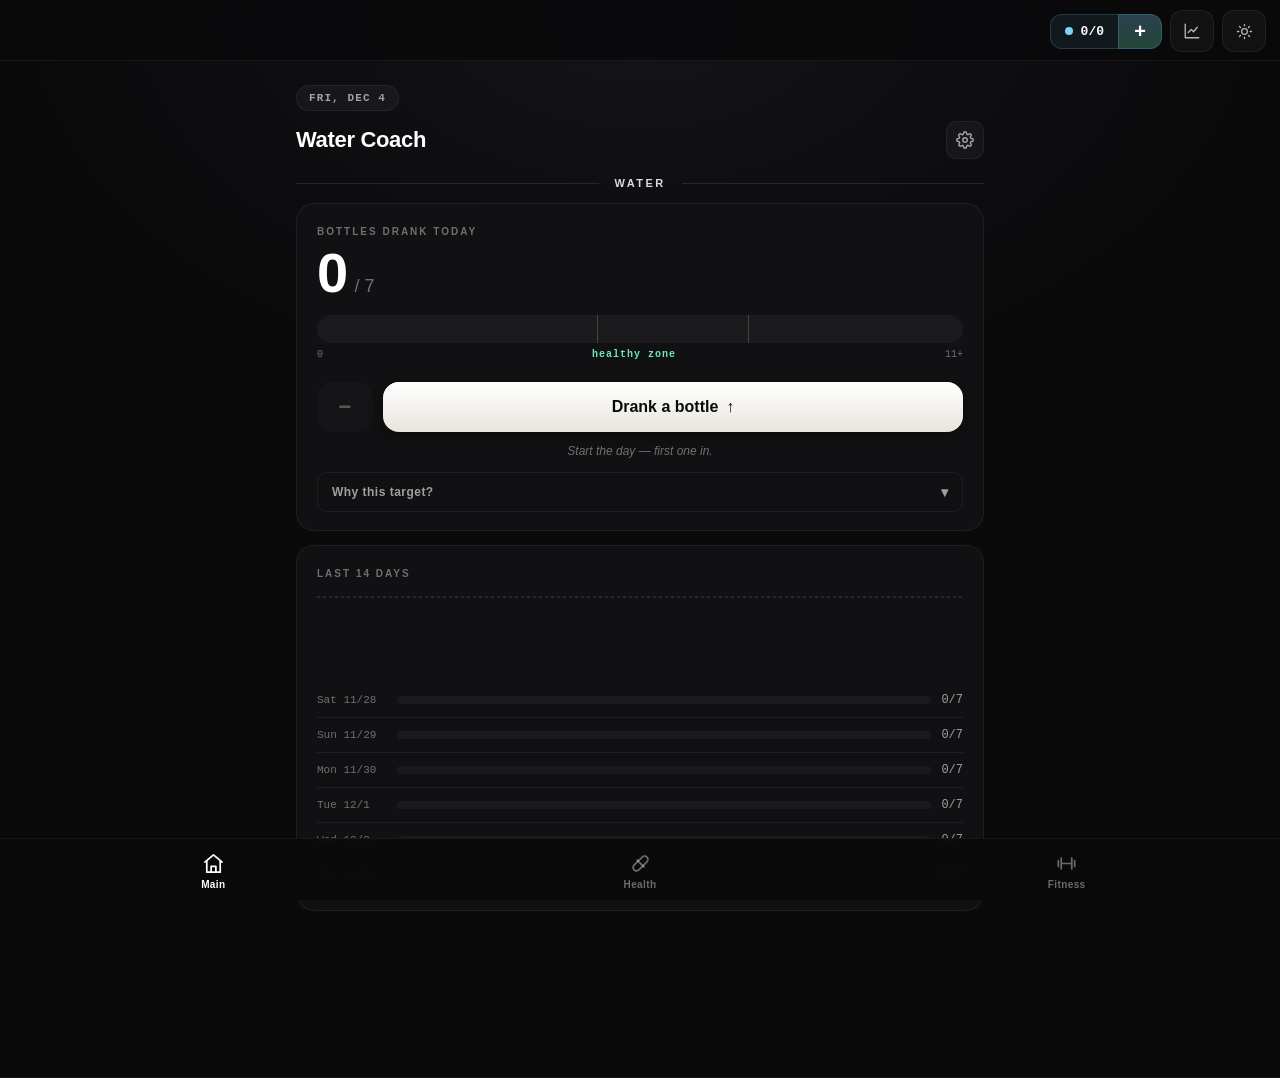
<file: po-water.html>
<!--
=====================================================
© 2026 Rowan Thistlebrooke — All Rights Reserved

Personal & Educational Use Only.
You may view and run this code locally for learning.
You may NOT use this code or data in a commercial
product, redistribute it, or republish it as your own.

Unauthorized use may be subject to copyright enforcement.
Contact: rowan.wisere@gmail.com
=====================================================
-->
<!DOCTYPE html>
<html lang="en">
<head>
<meta charset="UTF-8">
<meta name="viewport" content="width=device-width, initial-scale=1, viewport-fit=cover">
<meta name="theme-color" content="#0a0a0b">
<title>Water Coach</title>
<link rel="icon" href="data:image/svg+xml,<svg xmlns=%22http://www.w3.org/2000/svg%22 viewBox=%220 0 100 100%22><text y=%22.9em%22 font-size=%2290%22>%F0%9F%93%9A</text></svg>">
<script src="theme.js"></script>
<link rel="stylesheet" href="theme.css">
<script src="topbar.js" defer></script>

<!-- =============================================================
     EDIT THIS BLOCK TO MAKE THE APP YOURS.
     Most settings are also editable in-app via the gear icon.
     ============================================================= -->
<script>
const CONFIG = {
  appTitle: "Water Coach",

  // Default unit. Options: "bottle" | "glass" | "oz" | "ml"
  unit: "bottle",

  // Volume per "bottle" / "glass" in ml. 500 = standard water bottle,
  // 250 = a typical drinking glass.
  bottleMl: 500,
  glassMl: 250,

  // Default user profile (gets overwritten by what you save in Settings).
  profile: {
    weightKg: 75,
    age: 25,
    sex: "m",            // "m" | "f" | "o"
    activityHrsPerWeek: 5
  },

  // Default daily caffeine in mg (200 mg ≈ two cups of coffee).
  caffeineMgPerDay: 200,

  // Pre-loaded substances. The Settings → Stimulants & meds search uses
  // this list; users can add custom entries with `extraWaterMl` each.
  // Numbers are conservative additions to daily water needs based on
  // peer-reviewed effects (diuresis, dry-mouth, reduced thirst signal,
  // narrow-therapeutic-window safety bumps).
  defaultSubstances: []
};
</script>

<style>
:root {
  --bg-card: var(--card-solid);
}
* { box-sizing: border-box; }
html, body {
  margin: 0; padding: 0;
  background: var(--bg-grad);
  color: var(--text-1);
  font-family: var(--font);
  -webkit-font-smoothing: antialiased;
  min-height: 100vh;
}
.shell { max-width: 720px; margin: 0 auto; padding: 24px 16px 80px; }

/* ----- Top day pill + header ----- */
.day-pill {
  display: inline-flex; align-items: center; gap: 8px;
  padding: 6px 12px;
  background: rgba(var(--ink), 0.04);
  border: 1px solid var(--border);
  border-radius: 999px;
  color: var(--text-2);
  font-family: var(--font-mono);
  font-size: 11px; font-weight: 700; letter-spacing: 0.10em;
  text-transform: uppercase; margin-bottom: 10px;
  -webkit-tap-highlight-color: transparent;
}
.day-pill .day-sep { color: var(--text-4); }

.header {
  display: flex; align-items: center; justify-content: space-between;
  margin-bottom: 18px;
}
.title { font-size: 22px; font-weight: 700; letter-spacing: -0.015em; margin: 0; }
.icon-btn {
  width: 38px; height: 38px;
  display: flex; align-items: center; justify-content: center;
  background: rgba(var(--ink), 0.04);
  border: 1px solid var(--border);
  border-radius: 10px; color: var(--text-2); cursor: pointer;
  -webkit-tap-highlight-color: transparent;
  transition: background 0.18s, color 0.18s;
}
.icon-btn:hover { background: rgba(var(--ink), 0.08); color: var(--text-1); }

/* ----- Eyebrow divider ----- */
.divider {
  display: flex; align-items: center; gap: 16px; margin-bottom: 14px;
}
.divider::before, .divider::after {
  content: ''; flex: 1; height: 1px; background: rgba(var(--ink), 0.10);
}
.divider span {
  font-size: 11px; letter-spacing: 0.22em; font-weight: 600;
  color: rgba(var(--ink), 0.85);
}

/* ----- Card ----- */
.card {
  background: var(--bg-card);
  border: 1px solid var(--border);
  border-radius: 18px;
  padding: 22px 20px 18px;
  margin-bottom: 14px;
}

/* ----- Water hero ----- */
.water-label {
  font-size: 10px; letter-spacing: 0.20em; font-weight: 700;
  color: var(--text-3); margin-bottom: 8px; text-transform: uppercase;
}
.water-row {
  display: flex; align-items: baseline; gap: 8px; margin-bottom: 10px;
}
.water-num {
  font-size: 56px; font-weight: 700; letter-spacing: -0.03em;
  line-height: 1; font-variant-numeric: tabular-nums;
}
.water-target {
  font-size: 18px; color: var(--text-3); font-weight: 500;
}

/* Progress bar */
.water-bar-wrap { position: relative; margin: 14px 0 22px; }
.water-bar-track {
  position: relative; height: 28px; border-radius: 14px;
  background: rgba(var(--ink), 0.04);
  overflow: hidden;
}
.water-bar-fill {
  position: absolute; top: 0; bottom: 0; left: 0;
  border-radius: 14px;
  background: linear-gradient(90deg, var(--info), var(--good));
  transition: width 0.4s ease;
  box-shadow: 0 0 18px rgba(var(--good-rgb),0.18);
}
.water-bar-fill.over {
  background: linear-gradient(90deg, var(--good), var(--warn));
}
.water-bar-zone {
  position: absolute; top: 0; bottom: 0;
  width: 1px; background: rgba(var(--ink), 0.18);
}
.water-bar-labels {
  display: flex; justify-content: space-between;
  margin-top: 6px;
  font-size: 10px; color: var(--text-3);
  font-family: var(--font-mono);
}
.water-bar-labels .water-zone-name {
  color: var(--good); font-weight: 700; letter-spacing: 0.10em;
  text-transform: lowercase;
}

/* Action row */
.water-actions {
  display: grid; grid-template-columns: 56px 1fr; gap: 10px; align-items: stretch;
}
.water-minus-btn {
  background: rgba(var(--ink), 0.06);
  border: none; border-radius: 16px;
  color: var(--text-1);
  font-size: 22px; font-weight: 700;
  cursor: pointer;
  -webkit-tap-highlight-color: transparent;
}
.water-minus-btn:hover { background: rgba(var(--ink), 0.10); }
.water-minus-btn:disabled { opacity: 0.3; cursor: not-allowed; }
.water-plus-btn {
  background: var(--btn-grad);
  color: var(--btn-text); border: none; border-radius: 16px;
  font-family: inherit; font-size: 16px; font-weight: 700;
  cursor: pointer; padding: 16px;
  display: flex; align-items: center; justify-content: center; gap: 8px;
  -webkit-tap-highlight-color: transparent;
  box-shadow: var(--btn-shadow);
}
.water-plus-btn:hover { transform: translateY(-1px); }
.water-plus-btn:active { transform: scale(0.98); }

.water-helper {
  text-align: center; font-size: 12px;
  color: var(--text-3); margin-top: 12px;
  font-style: italic;
}
.water-helper.good { color: var(--good); font-style: normal; }

/* ----- Why this target? collapsible ----- */
.why-toggle {
  width: 100%; display: flex; align-items: center; justify-content: space-between;
  background: transparent; border: 1px solid var(--border);
  color: var(--text-2); border-radius: 10px;
  padding: 11px 14px; cursor: pointer; margin-top: 14px;
  font-family: inherit; font-size: 12px; font-weight: 600;
  letter-spacing: 0.04em;
  -webkit-tap-highlight-color: transparent;
}
.why-toggle:hover { background: rgba(var(--ink), 0.04); color: var(--text-1); }
.why-arrow { transition: transform 0.2s; font-size: 14px; }
.why-toggle[aria-expanded="true"] .why-arrow { transform: rotate(180deg); }
.why-body {
  margin-top: 8px;
  padding: 14px 16px;
  background: rgba(var(--ink), 0.025);
  border: 1px solid var(--border);
  border-radius: 10px;
  display: none;
}
.why-body.show { display: block; }
.why-row {
  display: flex; justify-content: space-between; align-items: baseline;
  font-size: 13px; padding: 4px 0;
  font-variant-numeric: tabular-nums;
}
.why-row .why-label { color: var(--text-2); }
.why-row .why-val   { color: var(--text-1); font-weight: 600; font-family: var(--font-mono); }
.why-row.total {
  border-top: 1px solid var(--border);
  margin-top: 8px; padding-top: 10px;
}
.why-row.total .why-label { color: var(--good); font-weight: 700; }
.why-row.total .why-val   { color: var(--good); }

/* ----- History ----- */
.hist-row {
  display: grid; grid-template-columns: 70px 1fr auto; gap: 10px;
  padding: 10px 0; align-items: center;
  border-bottom: 1px solid var(--border);
  font-size: 13px;
}
.hist-row:last-child { border-bottom: none; }
.hist-date { font-size: 11px; color: var(--text-3); font-family: var(--font-mono); }
.hist-bar-wrap {
  height: 8px; background: rgba(var(--ink), 0.04); border-radius: 4px; overflow: hidden;
}
.hist-bar-fill {
  height: 100%; background: linear-gradient(90deg, var(--info), var(--good));
  border-radius: 4px;
}
.hist-bar-fill.miss { background: rgba(var(--bad-rgb),0.4); }
.hist-count {
  font-family: var(--font-mono); font-size: 12px;
  color: var(--text-2); font-variant-numeric: tabular-nums;
}

/* ----- Mini chart for last 14 days ----- */
.spark-wrap { padding: 6px 0; }
.spark-svg { width: 100%; height: 70px; display: block; }
.spark-bar { fill: var(--good); }
.spark-bar.miss { fill: rgba(var(--bad-rgb),0.5); }
.spark-target {
  stroke: rgba(var(--ink), 0.20);
  stroke-width: 1; stroke-dasharray: 3 3;
  vector-effect: non-scaling-stroke;
}

/* ----- Modal ----- */
.modal-bg {
  display: none; position: fixed; inset: 0;
  background: rgba(0,0,0,0.65); backdrop-filter: blur(6px);
  z-index: 100; align-items: center; justify-content: center; padding: 20px;
}
.modal-bg.show { display: flex; }
.modal {
  width: 100%; max-width: 480px;
  background: var(--bg-card);
  border: 1px solid var(--border-strong);
  border-radius: 16px;
  padding: 22px; max-height: 88vh; overflow-y: auto;
}
.modal h3 {
  margin: 0 0 14px; font-size: 17px; font-weight: 700;
}
.set-section { margin-bottom: 22px; }
.set-section h4 {
  margin: 0 0 8px; font-size: 11px; font-weight: 800; letter-spacing: 0.14em;
  text-transform: uppercase; color: var(--text-3);
}

/* ----- Form fields ----- */
.field { display: flex; flex-direction: column; gap: 6px; margin-bottom: 10px; }
.field label {
  font-size: 11px; color: var(--text-3); font-weight: 700;
  letter-spacing: 0.06em; text-transform: uppercase;
}
.field input[type="number"], .field input[type="text"], .field select {
  background: var(--input-bg);
  border: 1px solid var(--border);
  color: var(--text-1);
  font-family: inherit; font-size: 14px;
  padding: 10px 12px; border-radius: 10px; outline: none;
  -moz-appearance: textfield;
}
.field input[type="number"]::-webkit-outer-spin-button,
.field input[type="number"]::-webkit-inner-spin-button { -webkit-appearance: none; margin: 0; }
.field input:focus, .field select:focus {
  border-color: rgba(var(--good-rgb),0.40);
  box-shadow: 0 0 0 2px rgba(var(--good-rgb),0.10);
}
.field-row { display: grid; grid-template-columns: 1fr 1fr; gap: 10px; }
.seg {
  display: flex; gap: 4px;
  background: rgba(var(--ink), 0.04);
  border: 1px solid var(--border);
  border-radius: 10px; padding: 3px;
}
.seg button {
  flex: 1; padding: 9px; border: none; background: transparent;
  color: var(--text-3); border-radius: 7px;
  font-family: inherit; font-size: 12px; font-weight: 600; cursor: pointer;
  -webkit-tap-highlight-color: transparent;
}
.seg button.active {
  background: var(--btn-grad);
  color: var(--btn-text);
}

/* ----- Stimulant search ----- */
.search-wrap { position: relative; }
.search-input {
  width: 100%; background: var(--input-bg);
  border: 1px solid var(--border);
  color: var(--text-1); font-family: inherit; font-size: 14px;
  padding: 11px 14px; border-radius: 10px; outline: none;
}
.search-input:focus { border-color: rgba(var(--good-rgb),0.40); }
.search-results {
  position: absolute; top: calc(100% + 4px); left: 0; right: 0;
  background: var(--bg-card);
  border: 1px solid var(--border-strong);
  border-radius: 10px; padding: 4px;
  max-height: 240px; overflow-y: auto;
  z-index: 5;
  display: none;
}
.search-results.show { display: block; }
.search-result {
  display: flex; flex-direction: column; gap: 2px;
  padding: 9px 12px; border-radius: 7px;
  cursor: pointer; font-size: 13px;
  -webkit-tap-highlight-color: transparent;
}
.search-result:hover { background: rgba(var(--ink), 0.05); }
.search-result-name { color: var(--text-1); font-weight: 600; }
.search-result-meta {
  font-size: 10.5px; color: var(--text-3);
  font-family: var(--font-mono);
}
.search-result-add { color: var(--good); }

.subs-list { display: flex; flex-direction: column; gap: 6px; margin-top: 10px; }
.sub-row {
  display: flex; align-items: center; gap: 10px;
  padding: 10px 12px;
  background: rgba(var(--ink), 0.025);
  border: 1px solid var(--border);
  border-radius: 10px;
  flex-wrap: wrap;
}
.sub-row-info { flex: 1; min-width: 140px; }
.sub-row-name { font-size: 13px; font-weight: 600; color: var(--text-1); }
.sub-row-meta {
  font-size: 11px; color: var(--text-3);
  font-variant-numeric: tabular-nums; font-family: var(--font-mono);
  margin-top: 2px;
}
.sub-row-dose {
  display: inline-flex; align-items: center; gap: 6px;
  background: var(--inset-bg);
  border: 1px solid var(--border);
  border-radius: 8px;
  padding: 4px 8px;
}
.sub-row-dose .sub-dose-input {
  width: 56px; background: transparent; border: none; outline: none;
  color: var(--text-1); font-family: inherit; font-size: 13px;
  font-weight: 600; text-align: center;
  font-variant-numeric: tabular-nums;
  -moz-appearance: textfield;
}
.sub-row-dose .sub-dose-input::-webkit-outer-spin-button,
.sub-row-dose .sub-dose-input::-webkit-inner-spin-button { -webkit-appearance: none; margin: 0; }
.sub-row-dose .sub-dose-unit {
  font-size: 11px; color: var(--text-3);
  font-family: var(--font-mono);
  white-space: nowrap;
}
.sub-row-del {
  background: transparent; border: none; color: var(--text-4);
  font-size: 16px; cursor: pointer; padding: 4px 8px;
  -webkit-tap-highlight-color: transparent;
}
.sub-row-del:hover { color: var(--bad); }

/* ----- Buttons ----- */
.btn-primary {
  width: 100%; padding: 13px;
  border: none;
  background: var(--btn-grad);
  color: var(--btn-text); border-radius: 12px;
  font-family: inherit; font-size: 14px; font-weight: 700;
  cursor: pointer;
  box-shadow: var(--btn-shadow);
  -webkit-tap-highlight-color: transparent;
}
.btn-secondary {
  padding: 11px 16px;
  border: 1px solid var(--border);
  background: rgba(var(--ink), 0.04);
  color: var(--text-1); border-radius: 10px;
  font-family: inherit; font-size: 13px; font-weight: 600;
  cursor: pointer;
  -webkit-tap-highlight-color: transparent;
}
.btn-secondary:hover { background: rgba(var(--ink), 0.10); }
.modal-actions {
  display: flex; gap: 8px; margin-top: 16px;
}
.modal-actions .btn-primary { flex: 1; }

@media (max-width: 480px) {
  .shell { padding: 16px 12px 60px; }
  .water-num { font-size: 48px; }
}
</style>
</head>
<body>

<div class="shell">

  <button class="day-pill" id="dayPill" type="button">
    <span id="dayPillLabel">—</span>
  </button>

  <div class="header">
    <h1 class="title" id="appTitle">Water Coach</h1>
    <button class="icon-btn" id="settingsBtn" title="Settings" aria-label="Settings">
      <svg viewBox="0 0 24 24" width="18" height="18" fill="none" stroke="currentColor" stroke-width="2" stroke-linecap="round" stroke-linejoin="round" aria-hidden="true"><circle cx="12" cy="12" r="3"/><path d="M19.4 15a1.65 1.65 0 0 0 .33 1.82l.06.06a2 2 0 1 1-2.83 2.83l-.06-.06a1.65 1.65 0 0 0-1.82-.33 1.65 1.65 0 0 0-1 1.51V21a2 2 0 1 1-4 0v-.09a1.65 1.65 0 0 0-1-1.51 1.65 1.65 0 0 0-1.82.33l-.06.06a2 2 0 1 1-2.83-2.83l.06-.06a1.65 1.65 0 0 0 .33-1.82 1.65 1.65 0 0 0-1.51-1H3a2 2 0 1 1 0-4h.09a1.65 1.65 0 0 0 1.51-1 1.65 1.65 0 0 0-.33-1.82l-.06-.06a2 2 0 1 1 2.83-2.83l.06.06a1.65 1.65 0 0 0 1.82.33H9a1.65 1.65 0 0 0 1-1.51V3a2 2 0 1 1 4 0v.09a1.65 1.65 0 0 0 1 1.51 1.65 1.65 0 0 0 1.82-.33l.06-.06a2 2 0 1 1 2.83 2.83l-.06.06a1.65 1.65 0 0 0-.33 1.82V9a1.65 1.65 0 0 0 1.51 1H21a2 2 0 1 1 0 4h-.09a1.65 1.65 0 0 0-1.51 1z"/></svg>
    </button>
  </div>

  <div class="divider"><span>WATER</span></div>

  <div class="card">
    <div class="water-label" id="waterUnitLabel">BOTTLES DRANK TODAY</div>
    <div class="water-row">
      <span class="water-num" id="waterNum">0</span>
      <span class="water-target" id="waterTarget">/ 9</span>
    </div>

    <div class="water-bar-wrap">
      <div class="water-bar-track">
        <div class="water-bar-fill" id="waterBarFill" style="width:0%"></div>
        <div class="water-bar-zone" id="waterBarZoneStart" style="left:55%"></div>
        <div class="water-bar-zone" id="waterBarZoneEnd"   style="left:80%"></div>
      </div>
      <div class="water-bar-labels">
        <span id="waterBarMin">0</span>
        <span class="water-zone-name">healthy zone</span>
        <span id="waterBarMax">12+</span>
      </div>
    </div>

    <div class="water-actions">
      <button class="water-minus-btn" id="waterMinusBtn" type="button" aria-label="Undo last">−</button>
      <button class="water-plus-btn" id="waterPlusBtn" type="button">
        <span id="waterPlusLabel">Drank a bottle</span>
        <span>↑</span>
      </button>
    </div>
    <div class="water-helper" id="waterHelper">Start the day — first one in.</div>

    <button class="why-toggle" id="whyToggle" type="button" aria-expanded="false">
      <span>Why this target?</span>
      <span class="why-arrow">▾</span>
    </button>
    <div class="why-body" id="whyBody"></div>
  </div>

  <div class="card">
    <div class="water-label">LAST 14 DAYS</div>
    <div class="spark-wrap">
      <svg class="spark-svg" id="sparkSvg" viewBox="0 0 280 70" preserveAspectRatio="none"></svg>
    </div>
    <div id="histList" style="margin-top:14px"></div>
  </div>
</div>

<!-- Settings modal -->
<div class="modal-bg" id="setModalBg">
  <div class="modal">
    <h3>Settings</h3>

    <div class="set-section">
      <h4>Profile</h4>
      <div class="field-row">
        <div class="field">
          <label>Weight</label>
          <input type="number" id="setWeight" step="0.5" min="20" max="300">
        </div>
        <div class="field">
          <label>Weight unit</label>
          <div class="seg" id="setWeightUnit">
            <button data-u="kg">kg</button>
            <button data-u="lb">lb</button>
          </div>
        </div>
      </div>
      <div class="field-row">
        <div class="field">
          <label>Age</label>
          <input type="number" id="setAge" min="13" max="100">
        </div>
        <div class="field">
          <label>Sex</label>
          <div class="seg" id="setSex">
            <button data-s="m">Male</button>
            <button data-s="f">Female</button>
            <button data-s="o">Other</button>
          </div>
        </div>
      </div>
      <div class="field">
        <label>Activity (training hours per week)</label>
        <input type="number" id="setActivity" min="0" max="40" step="0.5">
      </div>
    </div>

    <div class="set-section">
      <h4>Display</h4>
      <div class="field">
        <label>Show water as</label>
        <div class="seg" id="setUnit">
          <button data-u="bottle">Bottles</button>
          <button data-u="glass">Glasses</button>
          <button data-u="oz">oz</button>
          <button data-u="ml">ml</button>
        </div>
      </div>
      <div class="field-row">
        <div class="field">
          <label>Bottle size (ml)</label>
          <input type="number" id="setBottleMl" min="100" max="2000" step="50">
        </div>
        <div class="field">
          <label>Glass size (ml)</label>
          <input type="number" id="setGlassMl" min="100" max="500" step="10">
        </div>
      </div>
    </div>

    <div class="set-section">
      <h4>Caffeine</h4>
      <div class="field">
        <label>Average caffeine per day (mg)</label>
        <input type="number" id="setCaffeine" min="0" max="1000" step="10">
        <div style="font-size:11px;color:var(--text-3);margin-top:4px;line-height:1.4">
          ~1 cup of coffee = 95mg · espresso shot = 75mg · energy drink = 160mg.
          Above 200mg/day starts to add a small water requirement.
        </div>
      </div>
    </div>

    <div class="set-section">
      <h4>Stimulants & meds</h4>
      <div class="field">
        <label>Search to add</label>
        <div class="search-wrap">
          <input type="text" class="search-input" id="subSearch" placeholder="Type a name (Adderall, Concerta, Lithium…)" autocomplete="off">
          <div class="search-results" id="subResults"></div>
        </div>
        <div style="font-size:11px;color:var(--text-3);margin-top:4px;line-height:1.4">
          Each substance bumps your daily water target. Includes ADHD stims,
          diuretics, decongestants, nicotine, alcohol, and a few others.
        </div>
      </div>
      <div class="subs-list" id="subsList"></div>
    </div>

    <div class="set-section">
      <h4>Data</h4>
      <div style="display:flex;gap:8px;flex-wrap:wrap;">
        <button class="btn-secondary" id="setExport">Export JSON</button>
        <button class="btn-secondary" id="setImport">Import JSON</button>
        <button class="btn-secondary" id="setReset" style="color:var(--bad);border-color:rgba(255,138,138,0.3)">Reset all</button>
      </div>
      <input type="file" id="setImportFile" accept=".json" style="display:none">
    </div>

    <div class="modal-actions">
      <button class="btn-primary" id="setClose">Done</button>
    </div>
  </div>
</div>

<script>
(function() {
  const $ = (id) => document.getElementById(id);

  // ============================================================
  // SUBSTANCE DATABASE — daily water bumps scale with YOUR dose.
  //
  // Each entry has:
  //   unit         — what you measure the dose in (mg, pouches/day, drinks/day…)
  //   defaultDose  — typical adult therapeutic dose (just a starting value)
  //   mlPerUnit    — extra ml of water needed per 1 unit of dose
  //
  // Final water bump for a substance you've added = dose × mlPerUnit.
  // So 36mg Concerta → 36 × 13.9 ≈ 500ml. 18mg Concerta → ≈ 250ml.
  //
  // Numbers based on conservative reads of:
  //   - ADHD stim diuresis + reduced thirst signal (Adler/Wilens reviews)
  //   - Lithium narrow therapeutic window (Cooper 2014, NICE guidelines)
  //   - Thiazide / loop diuretic SE profiles
  //   - Alcohol diuresis (Hobson 2010 — ~10ml urine per gram ethanol)
  // ============================================================
  const SUBSTANCE_DB = [
    { id: 'adderall',    name: 'Adderall (mixed amphetamine salts)', cat: 'ADHD stim',    unit: 'mg',           defaultDose: 20,   mlPerUnit: 25,    note: 'Stim · reduces thirst signal · dries you out' },
    { id: 'concerta',    name: 'Concerta (methylphenidate ER)',      cat: 'ADHD stim',    unit: 'mg',           defaultDose: 36,   mlPerUnit: 13.9,  note: 'Stim · reduces thirst signal' },
    { id: 'vyvanse',     name: 'Vyvanse (lisdexamfetamine)',         cat: 'ADHD stim',    unit: 'mg',           defaultDose: 50,   mlPerUnit: 10,    note: 'Stim prodrug · long acting' },
    { id: 'ritalin',     name: 'Ritalin IR (methylphenidate)',       cat: 'ADHD stim',    unit: 'mg',           defaultDose: 20,   mlPerUnit: 20,    note: 'Short-acting stim' },
    { id: 'focalin',     name: 'Focalin / Focalin XR',               cat: 'ADHD stim',    unit: 'mg',           defaultDose: 20,   mlPerUnit: 20,    note: 'Methylphenidate isomer' },
    { id: 'modafinil',   name: 'Modafinil',                          cat: 'Wakefulness',  unit: 'mg',           defaultDose: 200,  mlPerUnit: 1.75,  note: 'Mild dehydrating effect' },
    { id: 'lithium',     name: 'Lithium',                            cat: 'Mood',         unit: 'mg',           defaultDose: 600,  mlPerUnit: 1.67,  note: 'Critical — narrow therapeutic window, dehydration → toxicity' },
    { id: 'hctz',        name: 'Hydrochlorothiazide (HCTZ)',         cat: 'Diuretic',     unit: 'mg',           defaultDose: 25,   mlPerUnit: 40,    note: 'Direct diuretic — drink to compensate' },
    { id: 'lasix',       name: 'Furosemide (Lasix)',                 cat: 'Diuretic',     unit: 'mg',           defaultDose: 40,   mlPerUnit: 30,    note: 'Loop diuretic · talk to your doctor about target' },
    { id: 'spironol',    name: 'Spironolactone',                     cat: 'Diuretic',     unit: 'mg',           defaultDose: 50,   mlPerUnit: 12,    note: 'K-sparing diuretic' },
    { id: 'sudafed',     name: 'Pseudoephedrine (Sudafed)',          cat: 'Decongestant', unit: 'mg',           defaultDose: 60,   mlPerUnit: 4.17,  note: 'Sympathomimetic · dries mucous membranes' },
    { id: 'phenyl',      name: 'Phenylephrine',                      cat: 'Decongestant', unit: 'mg',           defaultDose: 10,   mlPerUnit: 20,    note: 'Vasoconstrictor — mild' },
    { id: 'nicotine',    name: 'Nicotine pouch (Velo / Zyn)',        cat: 'Stim',         unit: 'pouches/day',  defaultDose: 4,    mlPerUnit: 62.5,  note: 'Vasoconstriction + dry mouth' },
    { id: 'nicpatch',    name: 'Nicotine patch',                     cat: 'Stim',         unit: 'mg',           defaultDose: 14,   mlPerUnit: 18,    note: '24-h transdermal · sustained release' },
    { id: 'alcohol',     name: 'Alcohol',                            cat: 'Depressant',   unit: 'drinks/day',   defaultDose: 1,    mlPerUnit: 400,   note: '~10ml urine per gram ethanol — adds up fast' },
    { id: 'cannabis',    name: 'Cannabis / THC',                     cat: 'Other',        unit: 'sessions/day', defaultDose: 1,    mlPerUnit: 250,   note: 'Cottonmouth — saliva gland inhibition' },
    { id: 'creatine',    name: 'Creatine monohydrate',               cat: 'Supplement',   unit: 'g/day',        defaultDose: 5,    mlPerUnit: 80,    note: 'Pulls water into muscle cells — drink more' },
    { id: 'preworkout',  name: 'Pre-workout (caffeine + others)',    cat: 'Stim',         unit: 'servings/day', defaultDose: 1,    mlPerUnit: 300,   note: 'High-stim formula on top of caffeine' },
    { id: 'metformin',   name: 'Metformin',                          cat: 'Glucose',      unit: 'mg',           defaultDose: 1000, mlPerUnit: 0.3,   note: 'Mild GI fluid loss' },
    { id: 'sertraline',  name: 'SSRI (sertraline / escitalopram / fluoxetine)', cat: 'SSRI', unit: 'mg',         defaultDose: 50,   mlPerUnit: 4,     note: 'Mild dry mouth in some users' },
    { id: 'wellbutrin',  name: 'Bupropion (Wellbutrin)',             cat: 'NDRI',         unit: 'mg',           defaultDose: 300,  mlPerUnit: 1.17,  note: 'Stim-like profile' }
  ];

  // Compute the actual ml/day a saved substance contributes given the user's dose.
  function subExtraMl(s) {
    const dose = (s.dose != null ? s.dose : s.defaultDose) || 0;
    return Math.max(0, dose * (s.mlPerUnit || 0));
  }
  function subDoseLabel(s) {
    const dose = (s.dose != null ? s.dose : s.defaultDose);
    return dose + ' ' + (s.unit || '');
  }

  // ============================================================
  // STATE
  // ============================================================
  const LS_KEY = 'po_water_v1';
  function loadState() {
    try {
      const raw = localStorage.getItem(LS_KEY);
      if (raw) return normalize(JSON.parse(raw));
    } catch (e) {}
    return normalize({});
  }
  function normalize(s) {
    s = s || {};
    s.unit = s.unit || CONFIG.unit || 'bottle';
    s.bottleMl = s.bottleMl || CONFIG.bottleMl || 500;
    s.glassMl  = s.glassMl  || CONFIG.glassMl  || 250;
    s.weightUnit = s.weightUnit || 'kg';
    s.profile = Object.assign({}, CONFIG.profile, s.profile || {});
    s.caffeineMgPerDay = (s.caffeineMgPerDay != null) ? s.caffeineMgPerDay : (CONFIG.caffeineMgPerDay || 200);
    s.substances = Array.isArray(s.substances) ? s.substances : (CONFIG.defaultSubstances || []);
    s.logs = (s.logs && typeof s.logs === 'object') ? s.logs : {};  // {YYYY-MM-DD: number_of_servings}
    return s;
  }
  function saveState() {
    try { localStorage.setItem(LS_KEY, JSON.stringify(state)); } catch (e) {}
  }
  let state = loadState();
  $('appTitle').textContent = CONFIG.appTitle || 'Water Coach';

  // Helpers
  function dateKey(d) {
    return d.getFullYear() + '-' + String(d.getMonth()+1).padStart(2,'0') + '-' + String(d.getDate()).padStart(2,'0');
  }
  function todayKey() { return dateKey(new Date()); }
  function todayCount() { return state.logs[todayKey()] || 0; }
  function setTodayCount(n) {
    const k = todayKey();
    if (n <= 0) delete state.logs[k];
    else state.logs[k] = n;
    saveState();
  }

  // ============================================================
  // CALCULATOR — daily water target in ml
  //
  //   base_ml    = weight_kg × 35 ml      (NAM/IOM standard)
  //   exercise   = activity_hrs/wk ÷ 7 × 500 ml/day   (≈500 ml/hr training)
  //   caffeine   = max(0, caffeineMg − 200) × 1.5 ml  (mild diuresis)
  //   substances = sum of extraMl for each added med/stim
  //   adjustments: +200 ml male, +100 ml age 50+
  // ============================================================
  function computeTargetMl() {
    const p = state.profile;
    const wKg = state.weightUnit === 'lb' ? p.weightKg / 2.20462 : p.weightKg;
    const base = wKg * 35;
    const exercise = (p.activityHrsPerWeek || 0) / 7 * 500;
    const caffeine = Math.max(0, (state.caffeineMgPerDay || 0) - 200) * 1.5;
    const subs = (state.substances || []).reduce((s, x) => s + subExtraMl(x), 0);
    let adjust = 0;
    if (p.sex === 'm') adjust += 200;
    if ((p.age || 0) >= 50) adjust += 100;
    return {
      base, exercise, caffeine, subs, adjust,
      total: base + exercise + caffeine + subs + adjust
    };
  }

  function unitVolMl() {
    if (state.unit === 'bottle') return state.bottleMl || 500;
    if (state.unit === 'glass')  return state.glassMl  || 250;
    if (state.unit === 'oz')     return 30;     // 1 fl oz ≈ 29.57 ml
    return 1;                                   // ml
  }
  function unitLabelPlural() {
    if (state.unit === 'bottle') return 'bottles';
    if (state.unit === 'glass')  return 'glasses';
    if (state.unit === 'oz')     return 'oz';
    return 'ml';
  }
  function unitLabelSingular() {
    if (state.unit === 'bottle') return 'bottle';
    if (state.unit === 'glass')  return 'glass';
    if (state.unit === 'oz')     return 'oz';
    return 'ml';
  }
  function fmtMl(ml) {
    if (ml >= 1000) return (ml / 1000).toFixed(1) + ' L';
    return Math.round(ml) + ' ml';
  }

  // ============================================================
  // RENDER
  // ============================================================
  function renderDayPill() {
    const d = new Date();
    const dows = ['SUN','MON','TUE','WED','THU','FRI','SAT'];
    const mons = ['JAN','FEB','MAR','APR','MAY','JUN','JUL','AUG','SEP','OCT','NOV','DEC'];
    $('dayPillLabel').textContent = dows[d.getDay()] + ', ' + mons[d.getMonth()] + ' ' + d.getDate();
  }

  function renderWater() {
    const calc = computeTargetMl();
    const targetUnits = Math.ceil(calc.total / unitVolMl());
    const count = todayCount();
    const unitName = unitLabelPlural();

    $('waterUnitLabel').textContent = unitName.toUpperCase() + ' DRANK TODAY';
    $('waterNum').textContent = count;
    $('waterTarget').textContent = '/ ' + targetUnits;
    $('waterPlusLabel').textContent = 'Drank a ' + unitLabelSingular();

    // Progress bar with three zones: low (0-65%), healthy (65-100%), over (100-150%)
    const pctRaw = (count / targetUnits) * 100;
    const fillPct = Math.min(150, pctRaw) / 1.5;   // bar represents 0-150%
    const fill = $('waterBarFill');
    fill.style.width = fillPct + '%';
    fill.classList.toggle('over', pctRaw > 100);
    $('waterBarMin').textContent = '0';
    $('waterBarMax').textContent = (Math.ceil(targetUnits * 1.5)) + '+';
    // Healthy zone bands at 65% and 100%
    $('waterBarZoneStart').style.left = (65 / 1.5) + '%';
    $('waterBarZoneEnd').style.left   = (100 / 1.5) + '%';

    // Helper text
    const helper = $('waterHelper');
    if (count === 0) { helper.textContent = 'Start the day — first one in.'; helper.classList.remove('good'); }
    else if (pctRaw < 50) { helper.textContent = 'Behind pace — drink one in the next hour.'; helper.classList.remove('good'); }
    else if (pctRaw < 100) { helper.textContent = (targetUnits - count) + ' to go. Pacing well.'; helper.classList.remove('good'); }
    else if (pctRaw < 130) { helper.textContent = '✓ Target hit — top up if you train this evening.'; helper.classList.add('good'); }
    else { helper.textContent = 'Strong — way past target.'; helper.classList.add('good'); }

    // Disable minus when at zero
    $('waterMinusBtn').disabled = count <= 0;

    renderWhy(calc, targetUnits);
    renderHistory();
    renderSparkline(targetUnits);
  }

  function renderWhy(calc, targetUnits) {
    const wrap = $('whyBody');
    const u = state.weightUnit;
    const wDisp = u === 'lb' ? (state.profile.weightKg).toFixed(0) : state.profile.weightKg.toFixed(0);
    let html = '';
    html += '<div class="why-row"><span class="why-label">Base (' + wDisp + ' ' + u + ' × 35 ml)</span><span class="why-val">' + fmtMl(calc.base) + '</span></div>';
    if (calc.exercise > 0)
      html += '<div class="why-row"><span class="why-label">+ Exercise (' + state.profile.activityHrsPerWeek + ' h/wk)</span><span class="why-val">+ ' + fmtMl(calc.exercise) + '</span></div>';
    if (calc.caffeine > 0)
      html += '<div class="why-row"><span class="why-label">+ Caffeine (' + state.caffeineMgPerDay + ' mg/day)</span><span class="why-val">+ ' + fmtMl(calc.caffeine) + '</span></div>';
    (state.substances || []).forEach(s => {
      html += '<div class="why-row"><span class="why-label">+ ' + escape(s.name) + ' (' + escape(subDoseLabel(s)) + ')</span><span class="why-val">+ ' + fmtMl(subExtraMl(s)) + '</span></div>';
    });
    if (calc.adjust > 0)
      html += '<div class="why-row"><span class="why-label">+ Sex / age adjustment</span><span class="why-val">+ ' + fmtMl(calc.adjust) + '</span></div>';
    html += '<div class="why-row total"><span class="why-label">Daily target</span><span class="why-val">' + fmtMl(calc.total) + ' ≈ ' + targetUnits + ' ' + unitLabelPlural() + '</span></div>';
    wrap.innerHTML = html;
  }

  function renderHistory() {
    const list = $('histList');
    const target = Math.ceil(computeTargetMl().total / unitVolMl());
    // Last 7 days
    const days = [];
    for (let i = 6; i >= 1; i--) {
      const d = new Date();
      d.setDate(d.getDate() - i);
      const k = dateKey(d);
      const n = state.logs[k] || 0;
      days.push({ date: d, key: k, count: n });
    }
    list.innerHTML = days.map(({date, count}) => {
      const dows = ['Sun','Mon','Tue','Wed','THU','Fri','Sat'];
      const lbl = dows[date.getDay()] + ' ' + (date.getMonth()+1) + '/' + date.getDate();
      const pct = Math.min(100, (count / target) * 100);
      const cls = (count >= target) ? '' : 'miss';
      return '<div class="hist-row">'
        + '<span class="hist-date">' + lbl + '</span>'
        + '<div class="hist-bar-wrap"><div class="hist-bar-fill ' + cls + '" style="width:' + pct + '%"></div></div>'
        + '<span class="hist-count">' + count + '/' + target + '</span>'
        + '</div>';
    }).join('') || '<div style="text-align:center;font-size:12px;color:var(--text-3);padding:12px 0">No logs yet.</div>';
  }

  function renderSparkline(target) {
    const svg = $('sparkSvg');
    const W = 280, H = 70, pad = 4;
    const days = 14;
    const data = [];
    for (let i = days - 1; i >= 0; i--) {
      const d = new Date();
      d.setDate(d.getDate() - i);
      const k = dateKey(d);
      data.push(state.logs[k] || 0);
    }
    const maxVal = Math.max(target, Math.max.apply(null, data)) || 1;
    const colW = (W - pad * 2) / data.length;
    const barW = colW * 0.7;
    let html = '';
    // Target line
    const targetY = H - pad - (target / maxVal) * (H - pad * 2);
    html += '<line class="spark-target" x1="0" x2="' + W + '" y1="' + targetY.toFixed(1) + '" y2="' + targetY.toFixed(1) + '"/>';
    data.forEach((v, i) => {
      const x = pad + i * colW + (colW - barW) / 2;
      const h = (v / maxVal) * (H - pad * 2);
      const y = H - pad - h;
      const cls = (v >= target) ? 'spark-bar' : 'spark-bar miss';
      html += '<rect class="' + cls + '" x="' + x.toFixed(1) + '" y="' + y.toFixed(1) + '" width="' + barW.toFixed(1) + '" height="' + Math.max(0, h).toFixed(1) + '" rx="2"/>';
    });
    svg.innerHTML = html;
  }

  function renderAll() { renderDayPill(); renderWater(); }

  // ============================================================
  // EVENT WIRING
  // ============================================================
  $('waterPlusBtn').addEventListener('click', () => {
    setTodayCount(todayCount() + 1);
    renderWater();
    const btn = $('waterPlusBtn');
    btn.style.transform = 'scale(0.97)';
    setTimeout(() => { btn.style.transform = ''; }, 120);
  });
  $('waterMinusBtn').addEventListener('click', () => {
    setTodayCount(Math.max(0, todayCount() - 1));
    renderWater();
  });

  $('whyToggle').addEventListener('click', () => {
    const body = $('whyBody');
    const open = body.classList.contains('show');
    body.classList.toggle('show');
    $('whyToggle').setAttribute('aria-expanded', open ? 'false' : 'true');
  });

  // ============================================================
  // SETTINGS
  // ============================================================
  function renderSettings() {
    $('setWeight').value = state.profile.weightKg;
    $('setAge').value = state.profile.age;
    $('setActivity').value = state.profile.activityHrsPerWeek;
    $('setCaffeine').value = state.caffeineMgPerDay;
    $('setBottleMl').value = state.bottleMl;
    $('setGlassMl').value = state.glassMl;

    setSegActive('setUnit', state.unit);
    setSegActive('setWeightUnit', state.weightUnit);
    setSegActive('setSex', state.profile.sex);

    renderSubsList();
  }
  function setSegActive(segId, value) {
    $(segId).querySelectorAll('button').forEach(b => {
      const v = b.dataset.u || b.dataset.s;
      b.classList.toggle('active', v === value);
    });
  }
  function bindSeg(segId, attr, onPick) {
    $(segId).querySelectorAll('button').forEach(b => {
      b.addEventListener('click', () => {
        const v = b.dataset[attr];
        $(segId).querySelectorAll('button').forEach(x => x.classList.remove('active'));
        b.classList.add('active');
        onPick(v);
      });
    });
  }
  bindSeg('setUnit', 'u', (v) => { state.unit = v; saveState(); renderWater(); });
  bindSeg('setWeightUnit', 'u', (v) => { state.weightUnit = v; saveState(); renderWater(); });
  bindSeg('setSex', 's', (v) => { state.profile.sex = v; saveState(); renderWater(); });

  ['setWeight','setAge','setActivity','setCaffeine','setBottleMl','setGlassMl'].forEach(id => {
    $(id).addEventListener('input', () => {
      const v = parseFloat($(id).value);
      if (id === 'setWeight') state.profile.weightKg = v || 0;
      else if (id === 'setAge') state.profile.age = v || 0;
      else if (id === 'setActivity') state.profile.activityHrsPerWeek = v || 0;
      else if (id === 'setCaffeine') state.caffeineMgPerDay = v || 0;
      else if (id === 'setBottleMl') state.bottleMl = v || 500;
      else if (id === 'setGlassMl') state.glassMl = v || 250;
      saveState(); renderWater();
    });
  });

  function renderSubsList() {
    const list = $('subsList');
    if (!state.substances || !state.substances.length) {
      list.innerHTML = '<div style="font-size:12px;color:var(--text-3);text-align:center;padding:14px 0;font-style:italic;">No substances added.</div>';
      return;
    }
    list.innerHTML = state.substances.map((s, i) =>
      '<div class="sub-row" data-i="' + i + '">'
      + '<div class="sub-row-info">'
      +   '<div class="sub-row-name">' + escape(s.name) + '</div>'
      +   '<div class="sub-row-meta">+ ' + fmtMl(subExtraMl(s)) + ' / day · ' + escape(s.cat || '') + '</div>'
      + '</div>'
      + '<div class="sub-row-dose">'
      +   '<input type="number" class="sub-dose-input" data-i="' + i + '" min="0" step="0.5" value="' + (s.dose != null ? s.dose : s.defaultDose) + '">'
      +   '<span class="sub-dose-unit">' + escape(s.unit || '') + '</span>'
      + '</div>'
      + '<button class="sub-row-del" data-i="' + i + '" aria-label="Remove">×</button>'
      + '</div>'
    ).join('');
    list.querySelectorAll('.sub-dose-input').forEach(inp => {
      inp.addEventListener('input', () => {
        const i = parseInt(inp.dataset.i, 10);
        state.substances[i].dose = parseFloat(inp.value) || 0;
        saveState();
        // Re-render the meta line for this row + the why card
        const row = inp.closest('.sub-row');
        const meta = row.querySelector('.sub-row-meta');
        meta.textContent = '+ ' + fmtMl(subExtraMl(state.substances[i])) + ' / day · ' + (state.substances[i].cat || '');
        renderWater();
      });
    });
    list.querySelectorAll('.sub-row-del').forEach(b => {
      b.addEventListener('click', () => {
        state.substances.splice(parseInt(b.dataset.i, 10), 1);
        saveState(); renderSubsList(); renderWater();
      });
    });
  }

  // Substance search
  $('subSearch').addEventListener('input', (e) => {
    const q = e.target.value.trim().toLowerCase();
    const results = $('subResults');
    if (!q) { results.classList.remove('show'); results.innerHTML = ''; return; }
    const matches = SUBSTANCE_DB.filter(s =>
      s.name.toLowerCase().includes(q) || s.cat.toLowerCase().includes(q)
    ).slice(0, 8);
    if (!matches.length) {
      results.innerHTML = '<div class="search-result"><span class="search-result-name">No matches</span><span class="search-result-meta">Try a different name or category</span></div>';
      results.classList.add('show');
      return;
    }
    results.innerHTML = matches.map(s => {
      const defaultExtra = (s.defaultDose || 0) * (s.mlPerUnit || 0);
      return '<div class="search-result" data-id="' + s.id + '">'
        + '<span class="search-result-name">' + escape(s.name) + ' <span class="search-result-add">+</span></span>'
        + '<span class="search-result-meta">' + escape(s.cat) + ' · ' + s.defaultDose + ' ' + escape(s.unit) + ' default → adds ~' + fmtMl(defaultExtra) + '/day · ' + escape(s.note) + '</span>'
        + '</div>';
    }).join('');
    results.classList.add('show');
    results.querySelectorAll('.search-result').forEach(el => {
      el.addEventListener('click', () => {
        const id = el.dataset.id;
        const sub = SUBSTANCE_DB.find(x => x.id === id);
        if (!sub) return;
        if ((state.substances || []).find(x => x.id === id)) { alert('Already added — edit the dose below.'); return; }
        state.substances.push({
          id: sub.id, name: sub.name, cat: sub.cat,
          unit: sub.unit, mlPerUnit: sub.mlPerUnit,
          defaultDose: sub.defaultDose,
          dose: sub.defaultDose
        });
        saveState();
        $('subSearch').value = '';
        results.classList.remove('show');
        renderSubsList(); renderWater();
      });
    });
  });
  document.addEventListener('click', (e) => {
    if (!e.target.closest('.search-wrap')) $('subResults').classList.remove('show');
  });

  $('settingsBtn').addEventListener('click', () => {
    renderSettings();
    $('setModalBg').classList.add('show');
  });
  $('setClose').addEventListener('click', () => $('setModalBg').classList.remove('show'));

  // Export / import / reset
  $('setExport').addEventListener('click', () => {
    const blob = new Blob([JSON.stringify(state, null, 2)], { type: 'application/json' });
    const url = URL.createObjectURL(blob);
    const a = document.createElement('a');
    a.href = url; a.download = 'water-coach-data-' + new Date().toISOString().slice(0,10) + '.json';
    a.click(); URL.revokeObjectURL(url);
  });
  $('setImport').addEventListener('click', () => $('setImportFile').click());
  $('setImportFile').addEventListener('change', e => {
    const f = e.target.files[0]; if (!f) return;
    const r = new FileReader();
    r.onload = () => {
      try {
        const parsed = JSON.parse(r.result);
        if (!confirm('Replace ALL current data with the imported file?')) return;
        state = normalize(parsed);
        saveState(); renderSettings(); renderAll();
      } catch (err) { alert('Import failed: ' + err.message); }
    };
    r.readAsText(f);
  });
  $('setReset').addEventListener('click', () => {
    if (!confirm('Wipe ALL water logs and settings? This cannot be undone.')) return;
    localStorage.removeItem(LS_KEY);
    state = loadState();
    $('setModalBg').classList.remove('show');
    renderAll();
  });

  function escape(s) {
    return String(s == null ? '' : s).replace(/[&<>"']/g, c => ({'&':'&amp;','<':'&lt;','>':'&gt;','"':'&quot;',"'":'&#39;'}[c]));
  }

  // BOOT
  renderAll();
})();
</script>
<style>
/* === iPhone bottom-safe-area fix ===
   The Done button in the settings modal + the bottom of the page were
   getting blocked by the iPhone home indicator. These rules add
   safe-area padding so nothing sits under it. */
.shell {
  padding-bottom: calc(80px + env(safe-area-inset-bottom));
}
.modal-bg {
  padding-bottom: max(20px, env(safe-area-inset-bottom));
  padding-top: max(20px, env(safe-area-inset-top));
}
.modal {
  max-height: calc(88vh - env(safe-area-inset-bottom));
}
.water-plus-btn,
.water-minus-btn {
  margin-bottom: max(0px, env(safe-area-inset-bottom));
}
</style>
</body>
</html>
</file>
<file: theme.css>
/* =============================================================
   Shared design tokens — dark (default) + light themes.
   Loaded BEFORE each page's own <style>. Pages consume these
   tokens; theme.js flips html[data-theme] and everything follows.

   Channel tokens (--ink, --good-rgb, …) hold bare "R,G,B" triples
   so existing alpha values keep working via rgba(var(--x), a).
   ============================================================= */

:root {
  /* ---- channels ---- */
  --ink: 255, 255, 255;          /* tint/border/hover base — flips to near-black in light */
  --good-rgb: 110, 231, 183;
  --warn-rgb: 242, 192, 99;
  --bad-rgb: 255, 138, 138;
  --info-rgb: 125, 211, 252;
  --purple-rgb: 183, 148, 244;

  /* ---- page background ---- */
  --bg: #0A0A0B;
  --bg-deep: #050506;
  --bg-grad: radial-gradient(ellipse 80% 60% at 50% 0%, #14141a 0%, #0a0a0b 60%);

  /* ---- surfaces ---- */
  --card-solid: #111113;
  --card-glass: rgba(255, 255, 255, 0.04);
  --bg-dropdown: rgba(15, 15, 18, 0.96);
  --input-bg: rgba(0, 0, 0, 0.28);
  --input-bg-focus: rgba(0, 0, 0, 0.36);
  --inset-bg: rgba(0, 0, 0, 0.30);

  /* ---- borders ---- */
  --border: rgba(255, 255, 255, 0.06);
  --border-soft: rgba(255, 255, 255, 0.04);
  --border-strong: rgba(255, 255, 255, 0.14);

  /* ---- text (cool family) ---- */
  --text-1: #FFFFFF;
  --text-2: rgba(255, 255, 255, 0.6);
  --text-3: rgba(255, 255, 255, 0.4);
  --text-4: rgba(255, 255, 255, 0.25);

  /* ---- text (warm family) ---- */
  --text-primary: #FAFAFA;
  --text-secondary: #B8B6B0;
  --text-tertiary: #76746E;
  --text-quaternary: #4D4B47;

  /* ---- status colors ---- */
  --good: #6EE7B7;
  --warn: #F2C063;
  --bad: #FF8A8A;
  --info: #7DD3FC;
  --purple: #B794F4;
  --info-text: #BFE3F8;
  --warn-text: #FFE2A8;
  --on-good: #04201A;

  /* ---- primary button ---- */
  --btn-grad: linear-gradient(180deg, #FFFFFF 0%, #E8E5DD 100%);
  --btn-text: #0A0A0B;
  --btn-border: rgba(255, 255, 255, 0.85);
  --btn-shadow: inset 0 1px 0 rgba(255, 255, 255, 0.55), 0 4px 14px rgba(0, 0, 0, 0.40);

  /* ---- shadows ---- */
  --shadow-card: 0 12px 40px rgba(0, 0, 0, 0.45);
  --shadow-pop: 0 16px 40px rgba(0, 0, 0, 0.65);
  --glass-shadow:
    0 1px 0 0 rgba(255, 255, 255, 0.06) inset,
    0 12px 40px rgba(0, 0, 0, 0.45),
    0 1px 2px rgba(0, 0, 0, 0.25);

  /* ---- decorative ---- */
  --title-grad: linear-gradient(180deg, #FFFFFF 0%, #C7C4BC 120%);
  --noise-dot: rgba(255, 255, 255, 0.014);

  /* ---- chrome (top/bottom bars) ---- */
  --chrome-bg: rgba(10, 10, 11, 0.88);

  /* glass cards: borderless in dark, hairline in light */
  --glass-border-c: transparent;

  --font: -apple-system, BlinkMacSystemFont, "Inter", "Segoe UI", Roboto, Helvetica, Arial, sans-serif;
  --font-mono: ui-monospace, "SF Mono", Menlo, Consolas, monospace;

  color-scheme: dark;
}

:root[data-theme="light"] {
  --ink: 22, 22, 27;
  --good-rgb: 13, 148, 105;
  --warn-rgb: 176, 116, 24;
  --bad-rgb: 214, 69, 69;
  --info-rgb: 7, 122, 176;
  --purple-rgb: 124, 77, 196;

  --bg: #F4F3F0;
  --bg-deep: #F4F3F0;
  --bg-grad: radial-gradient(ellipse 80% 60% at 50% 0%, #FCFBF9 0%, #F1F0EC 60%);

  --card-solid: #FFFFFF;
  --card-glass: rgba(255, 255, 255, 0.72);
  --bg-dropdown: rgba(255, 255, 255, 0.97);
  --input-bg: rgba(22, 22, 27, 0.045);
  --input-bg-focus: rgba(22, 22, 27, 0.07);
  --inset-bg: rgba(22, 22, 27, 0.05);

  --border: rgba(22, 22, 27, 0.08);
  --border-soft: rgba(22, 22, 27, 0.06);
  --border-strong: rgba(22, 22, 27, 0.16);

  --text-1: #17171A;
  --text-2: rgba(23, 23, 26, 0.65);
  --text-3: rgba(23, 23, 26, 0.45);
  --text-4: rgba(23, 23, 26, 0.28);

  --text-primary: #1A1A1E;
  --text-secondary: #57554E;
  --text-tertiary: #8A8880;
  --text-quaternary: #BBB9B1;

  --good: #0D9469;
  --warn: #B07418;
  --bad: #D64545;
  --info: #077AB0;
  --purple: #7C4DC4;
  --info-text: #075985;
  --warn-text: #8A5A0B;
  --on-good: #FFFFFF;

  --btn-grad: linear-gradient(180deg, #2A2A30 0%, #121215 100%);
  --btn-text: #FAFAFA;
  --btn-border: rgba(22, 22, 27, 0.9);
  --btn-shadow: inset 0 1px 0 rgba(255, 255, 255, 0.14), 0 4px 14px rgba(22, 22, 27, 0.22);

  --shadow-card: 0 8px 28px rgba(38, 36, 50, 0.08), 0 1px 3px rgba(38, 36, 50, 0.05);
  --shadow-pop: 0 16px 40px rgba(38, 36, 50, 0.18);
  --glass-shadow:
    0 1px 0 0 rgba(255, 255, 255, 0.85) inset,
    0 8px 28px rgba(38, 36, 50, 0.08),
    0 1px 3px rgba(38, 36, 50, 0.05);

  --title-grad: linear-gradient(180deg, #1C1C20 0%, #524F46 120%);
  --noise-dot: rgba(22, 22, 27, 0.018);

  --chrome-bg: rgba(250, 249, 247, 0.88);

  --glass-border-c: rgba(22, 22, 27, 0.08);

  color-scheme: light;
}

/* Smooth theme switch without animating first paint */
html[data-theme-ready] body,
html[data-theme-ready] body::before {
  transition: background-color 0.25s ease, color 0.25s ease;
}

/* ---- light-mode ambient washes (pages define dark washes themselves) ---- */
:root[data-theme="light"] body::before {
  background:
    radial-gradient(60% 45% at 82% 10%, rgba(224, 118, 88, 0.12) 0%, transparent 60%),
    radial-gradient(50% 40% at 15% 92%, rgba(120, 140, 200, 0.10) 0%, transparent 60%) !important;
}

/* ---- native widgets ---- */
:root[data-theme="light"] input[type="date"],
:root[data-theme="light"] .date-field input[type="date"] {
  color-scheme: light !important;
}
:root[data-theme="light"] input[type="date"]::-webkit-calendar-picker-indicator {
  filter: none !important;
  opacity: 0.6;
}
:root[data-theme="light"] .water-iframe { color-scheme: light !important; }
</file>
